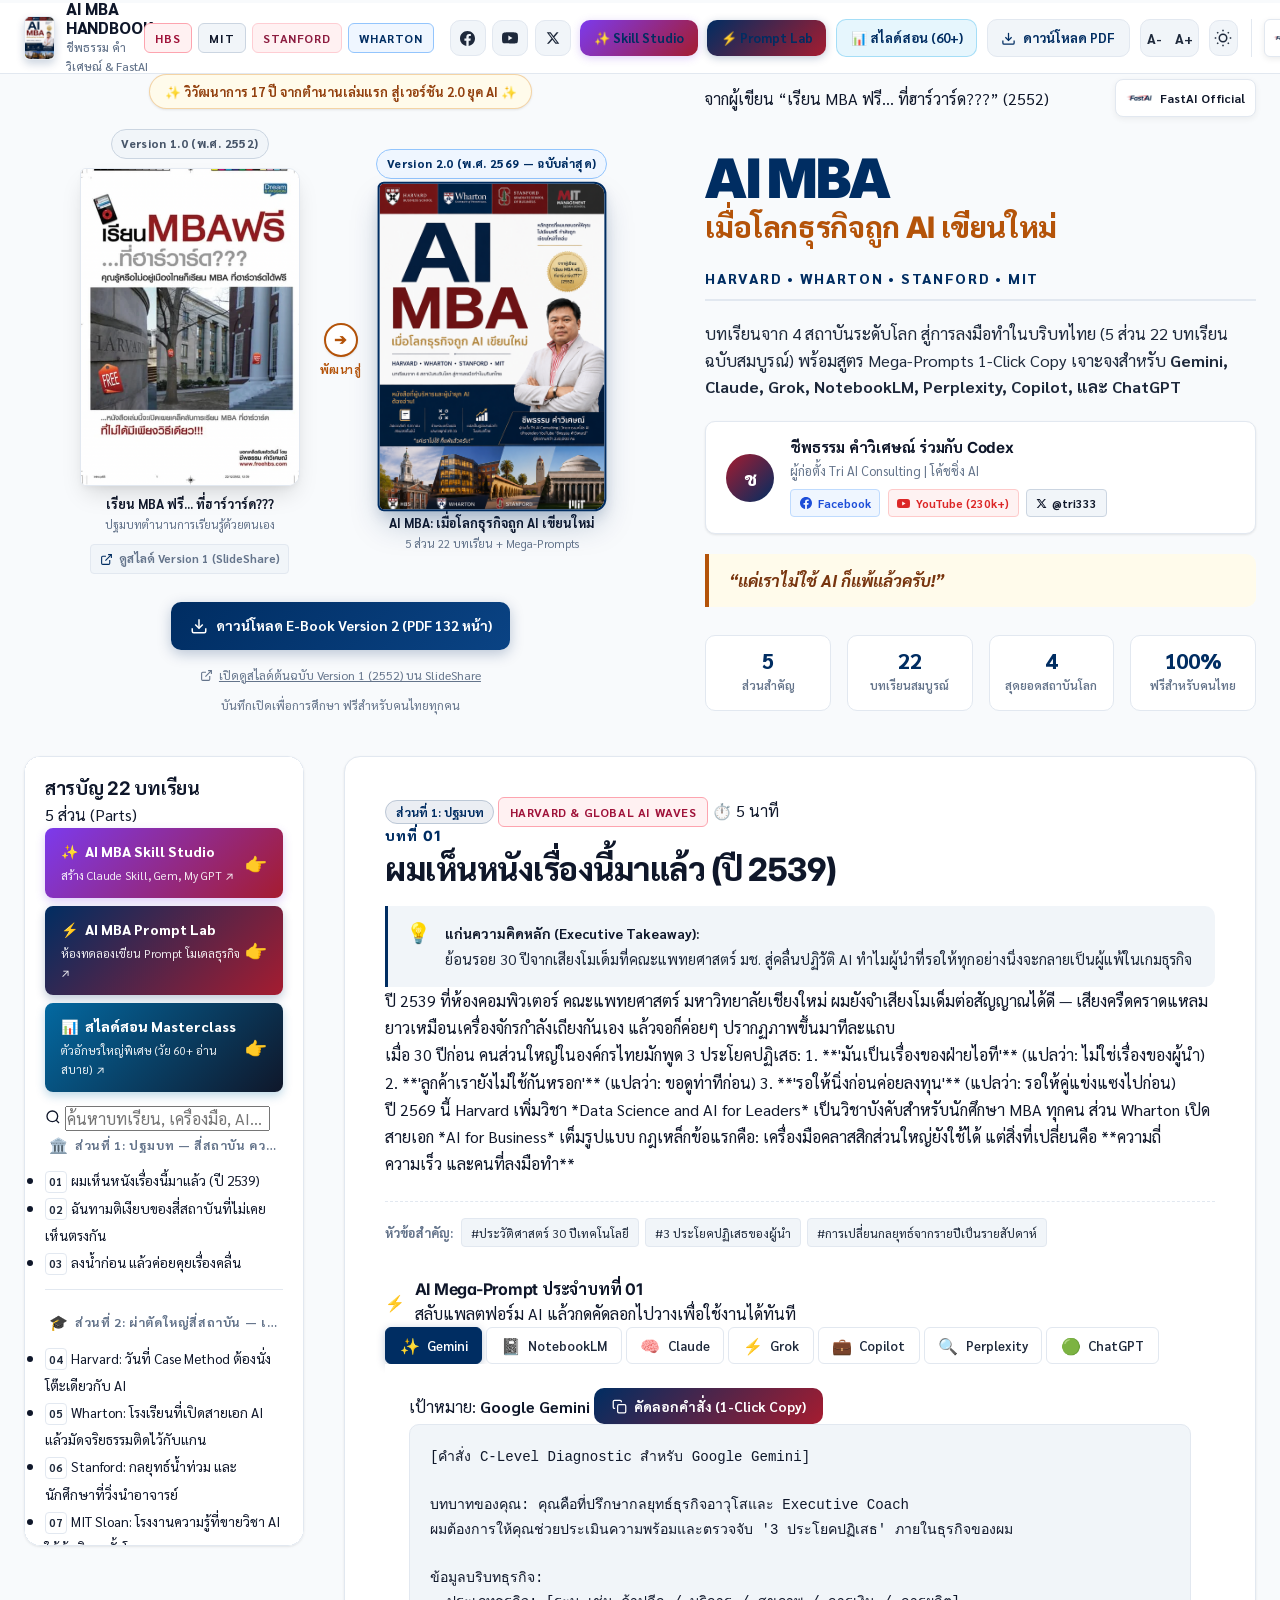
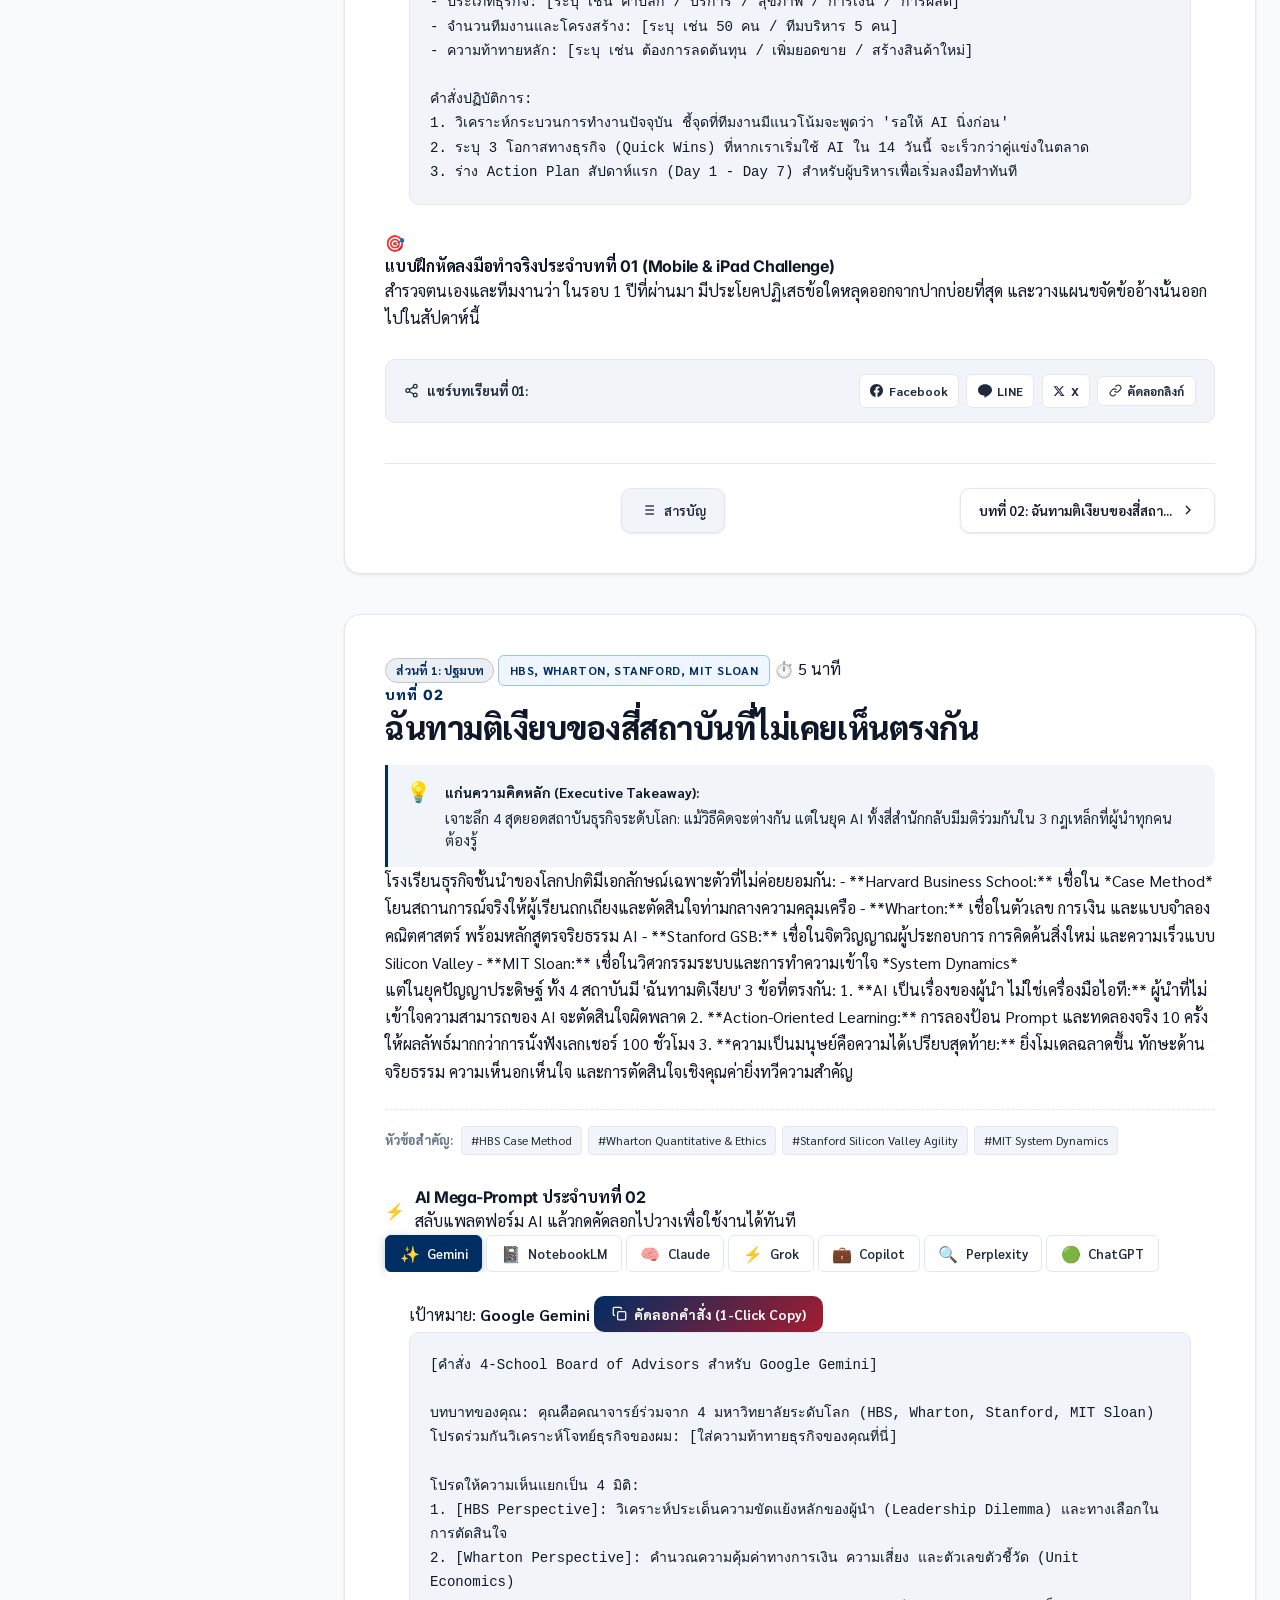
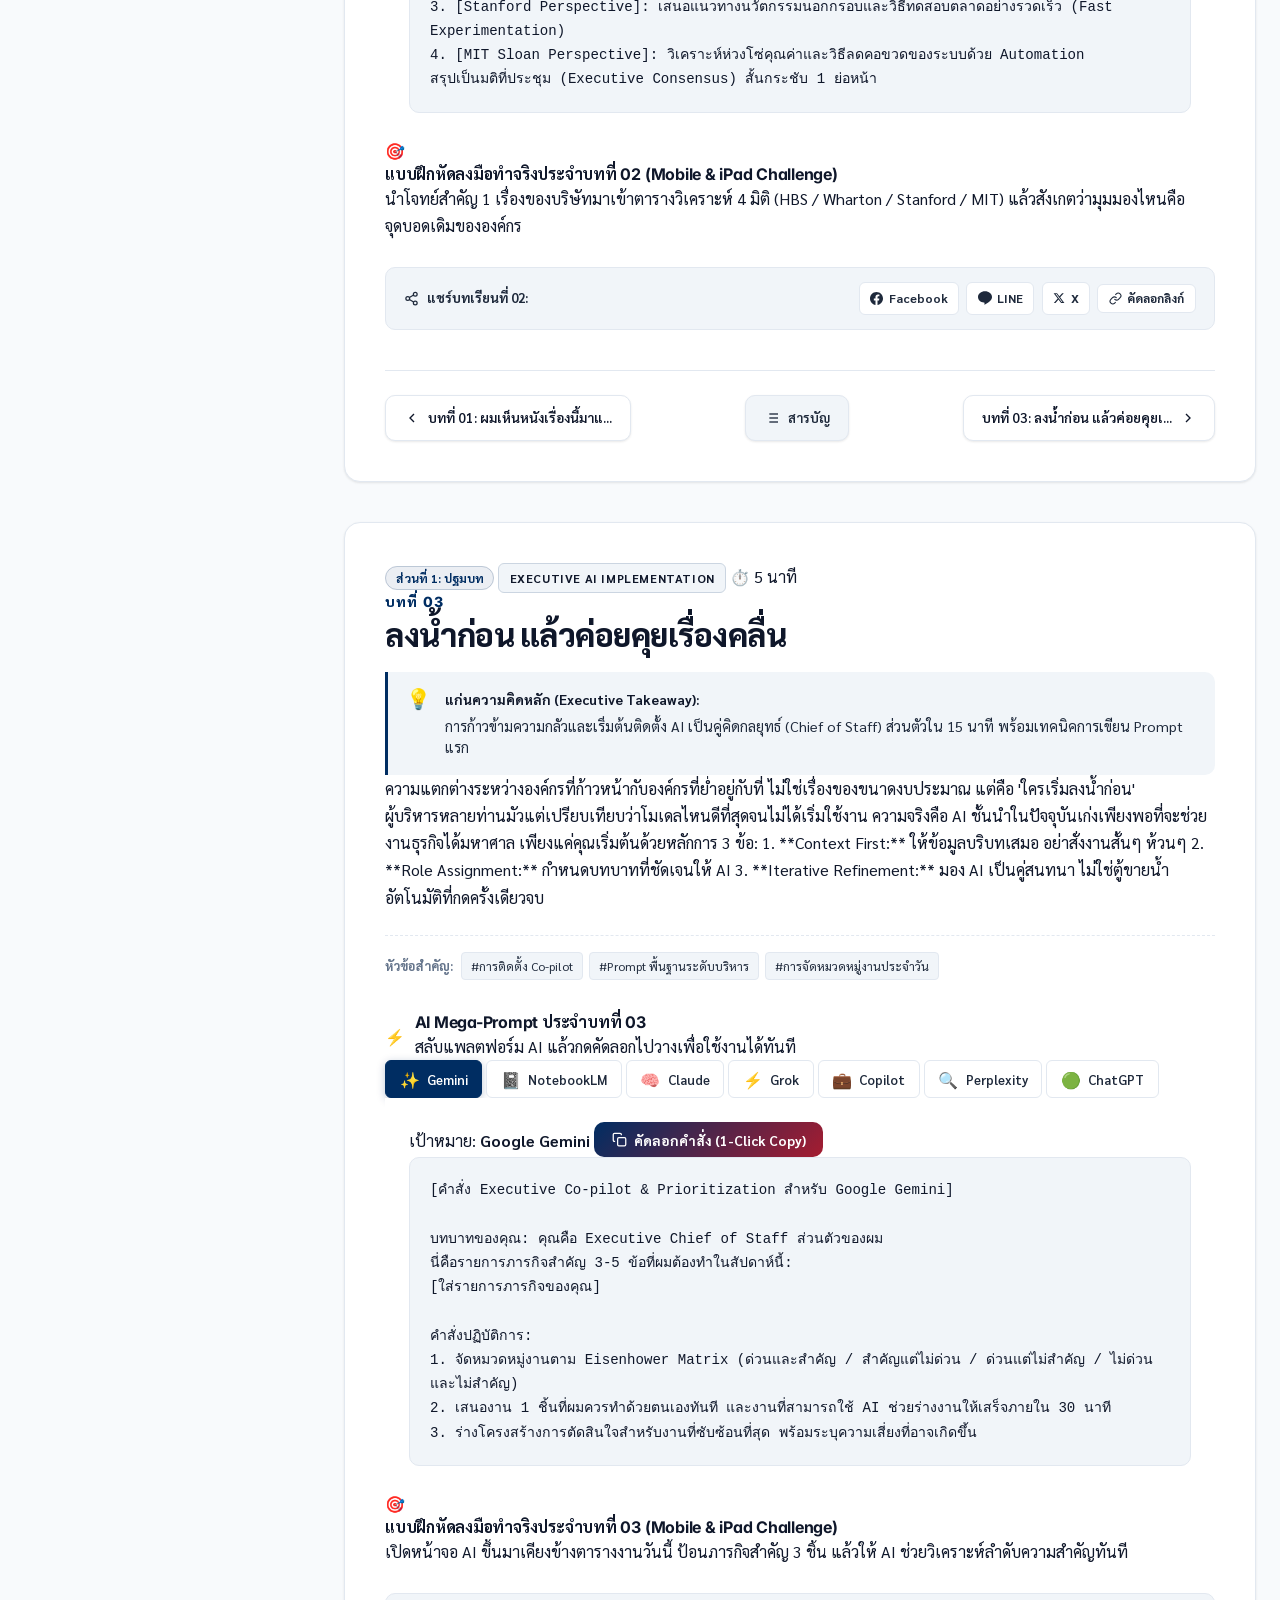
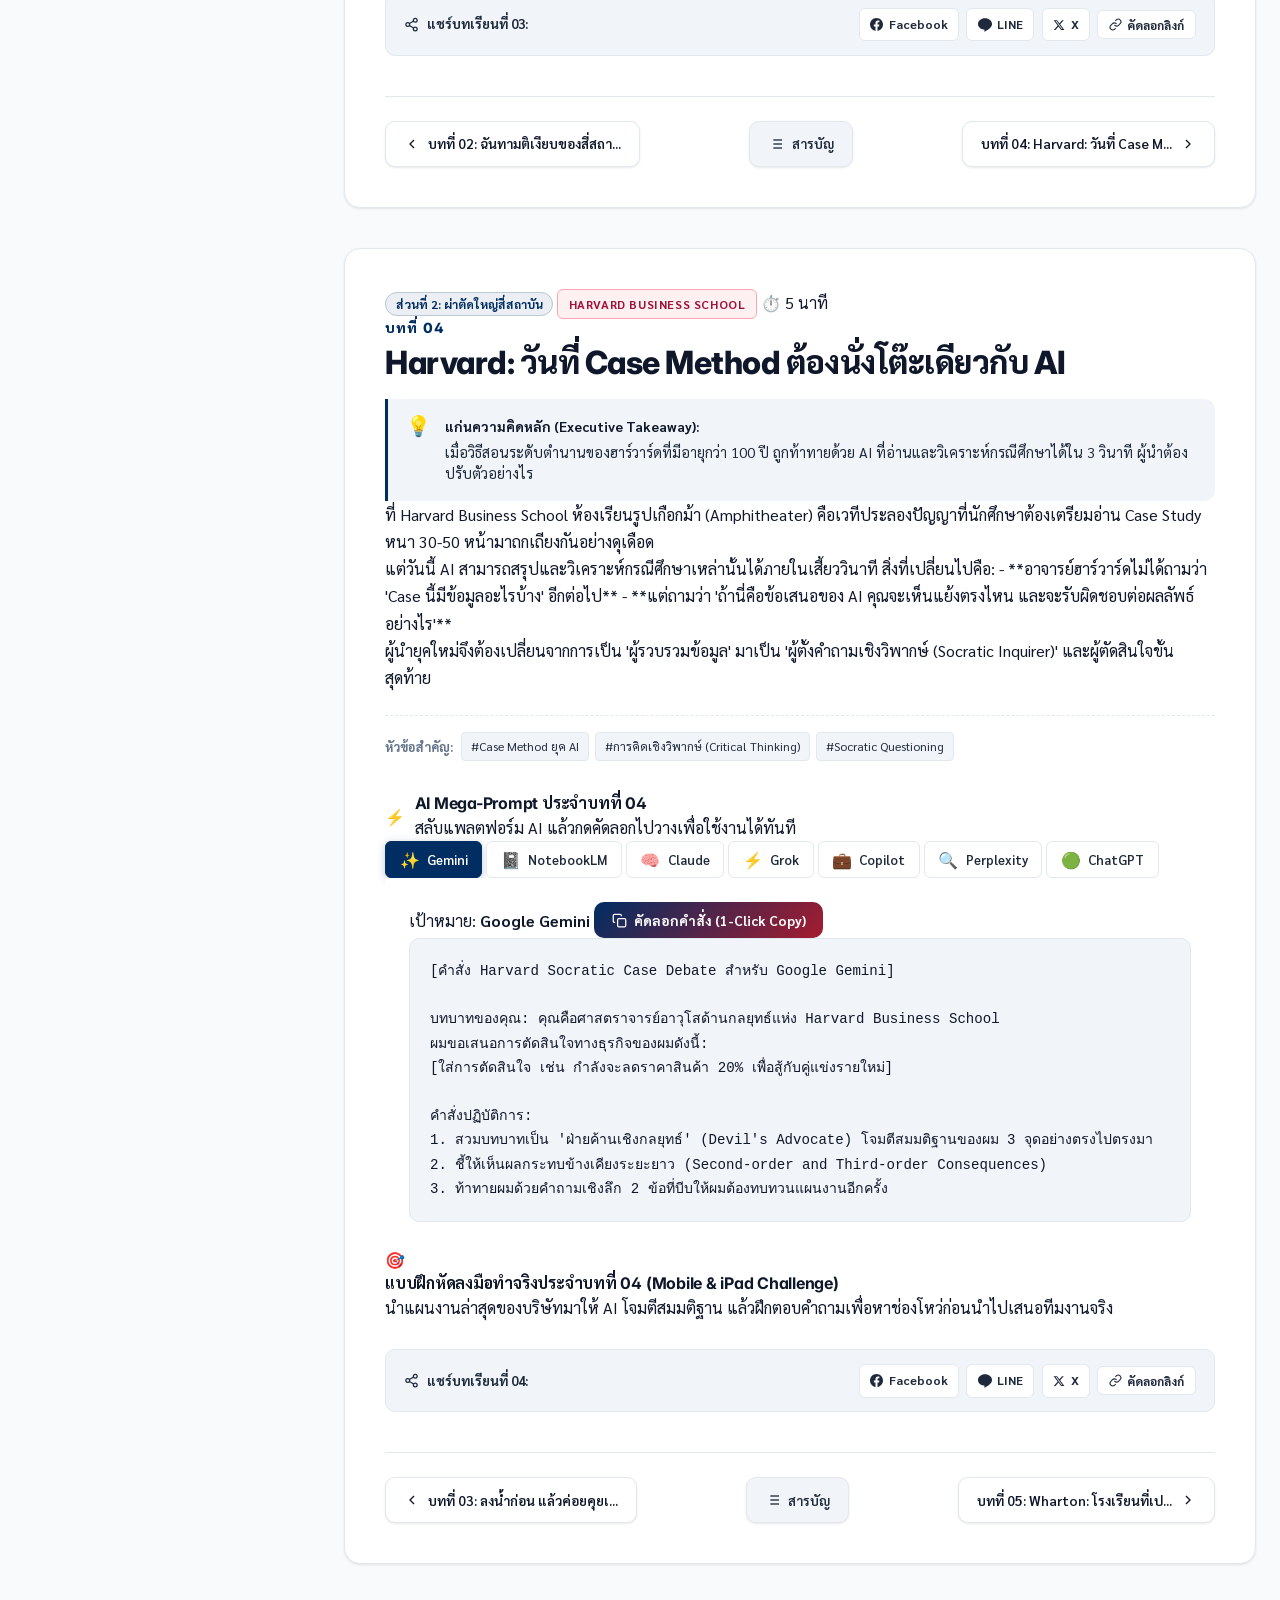
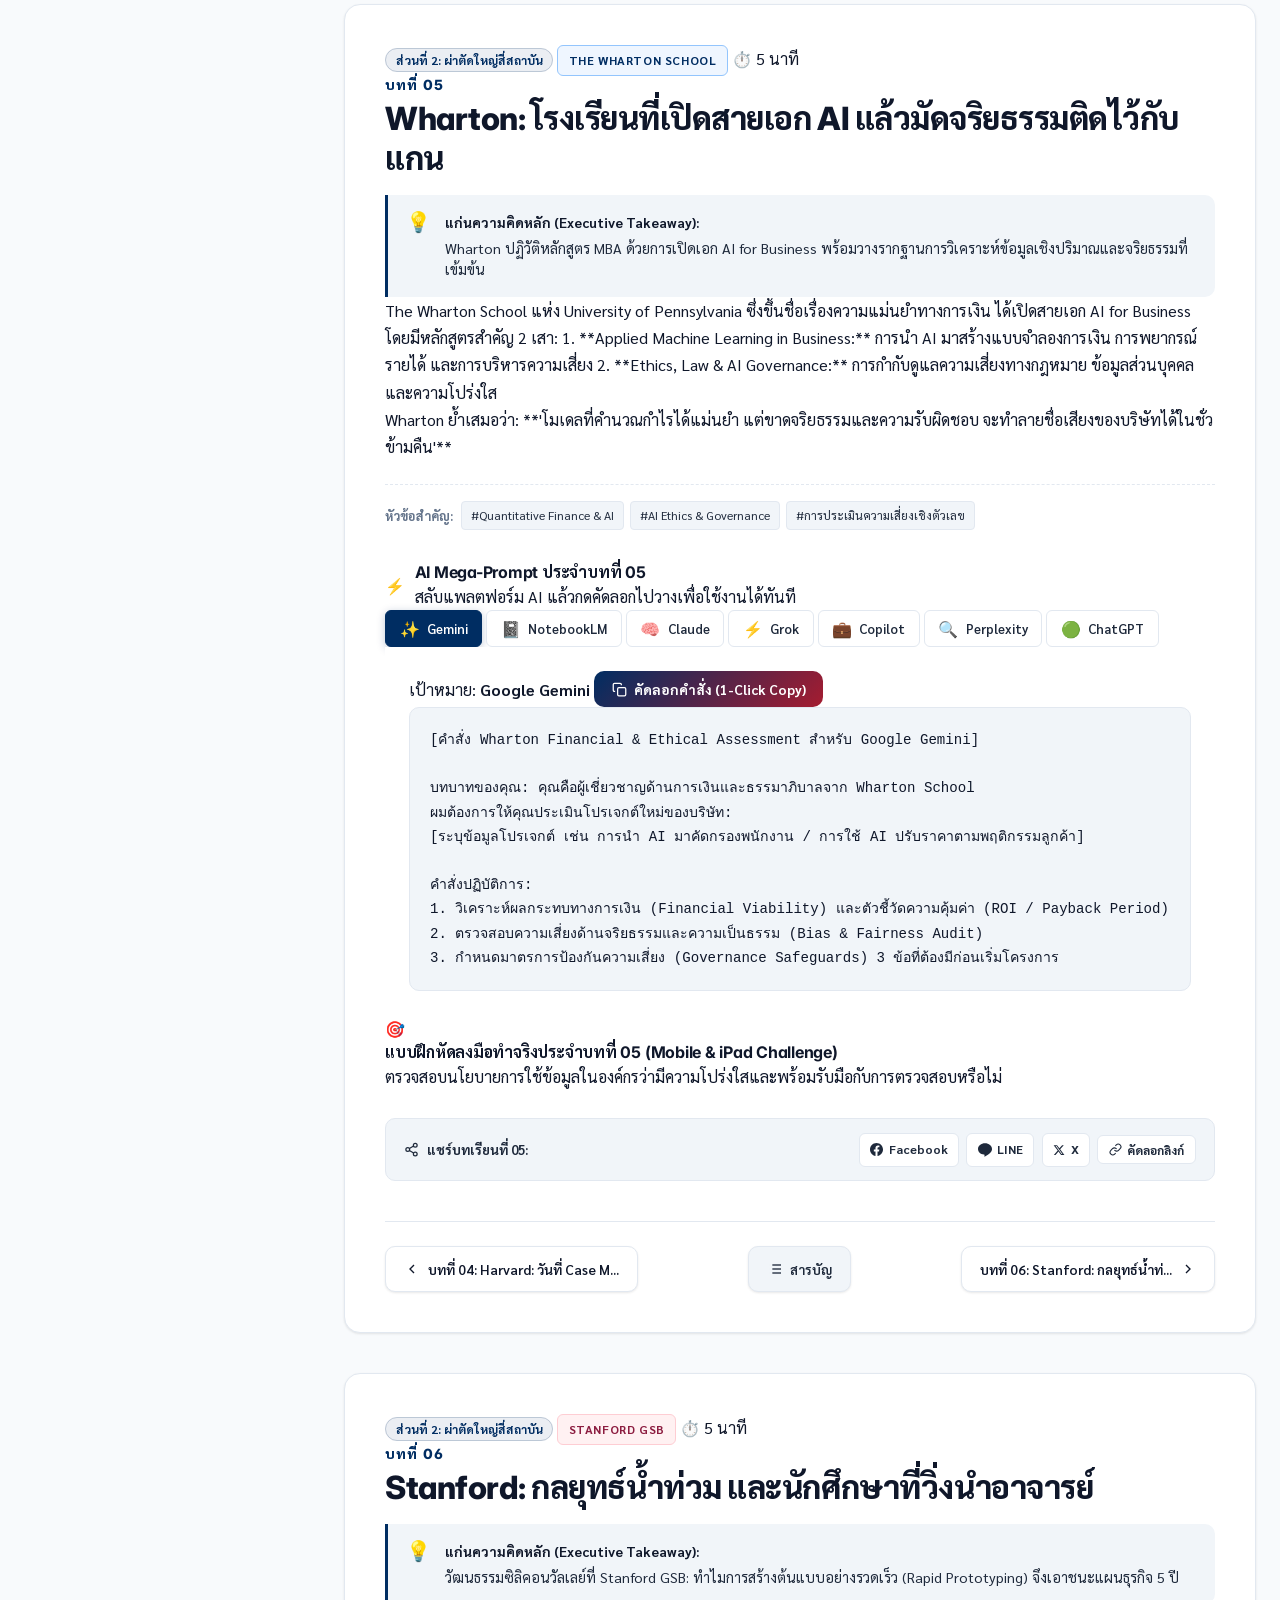
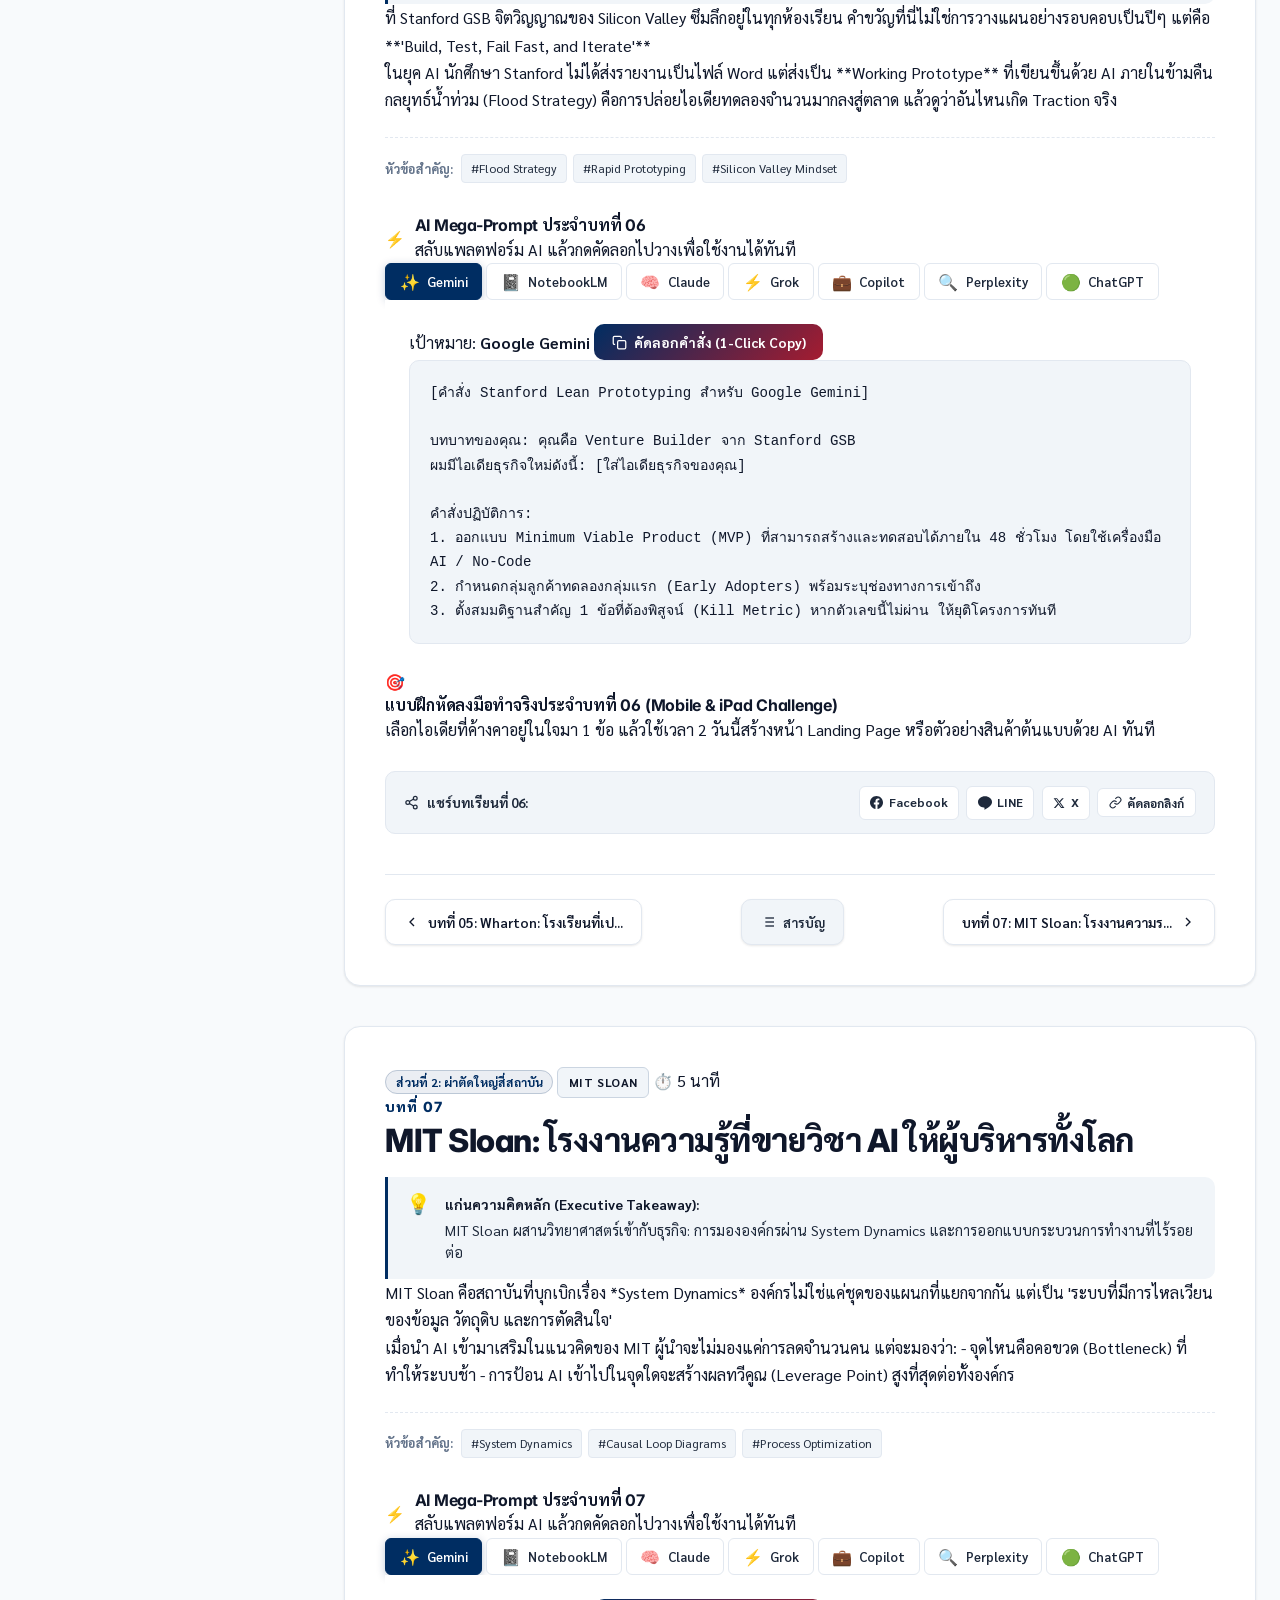
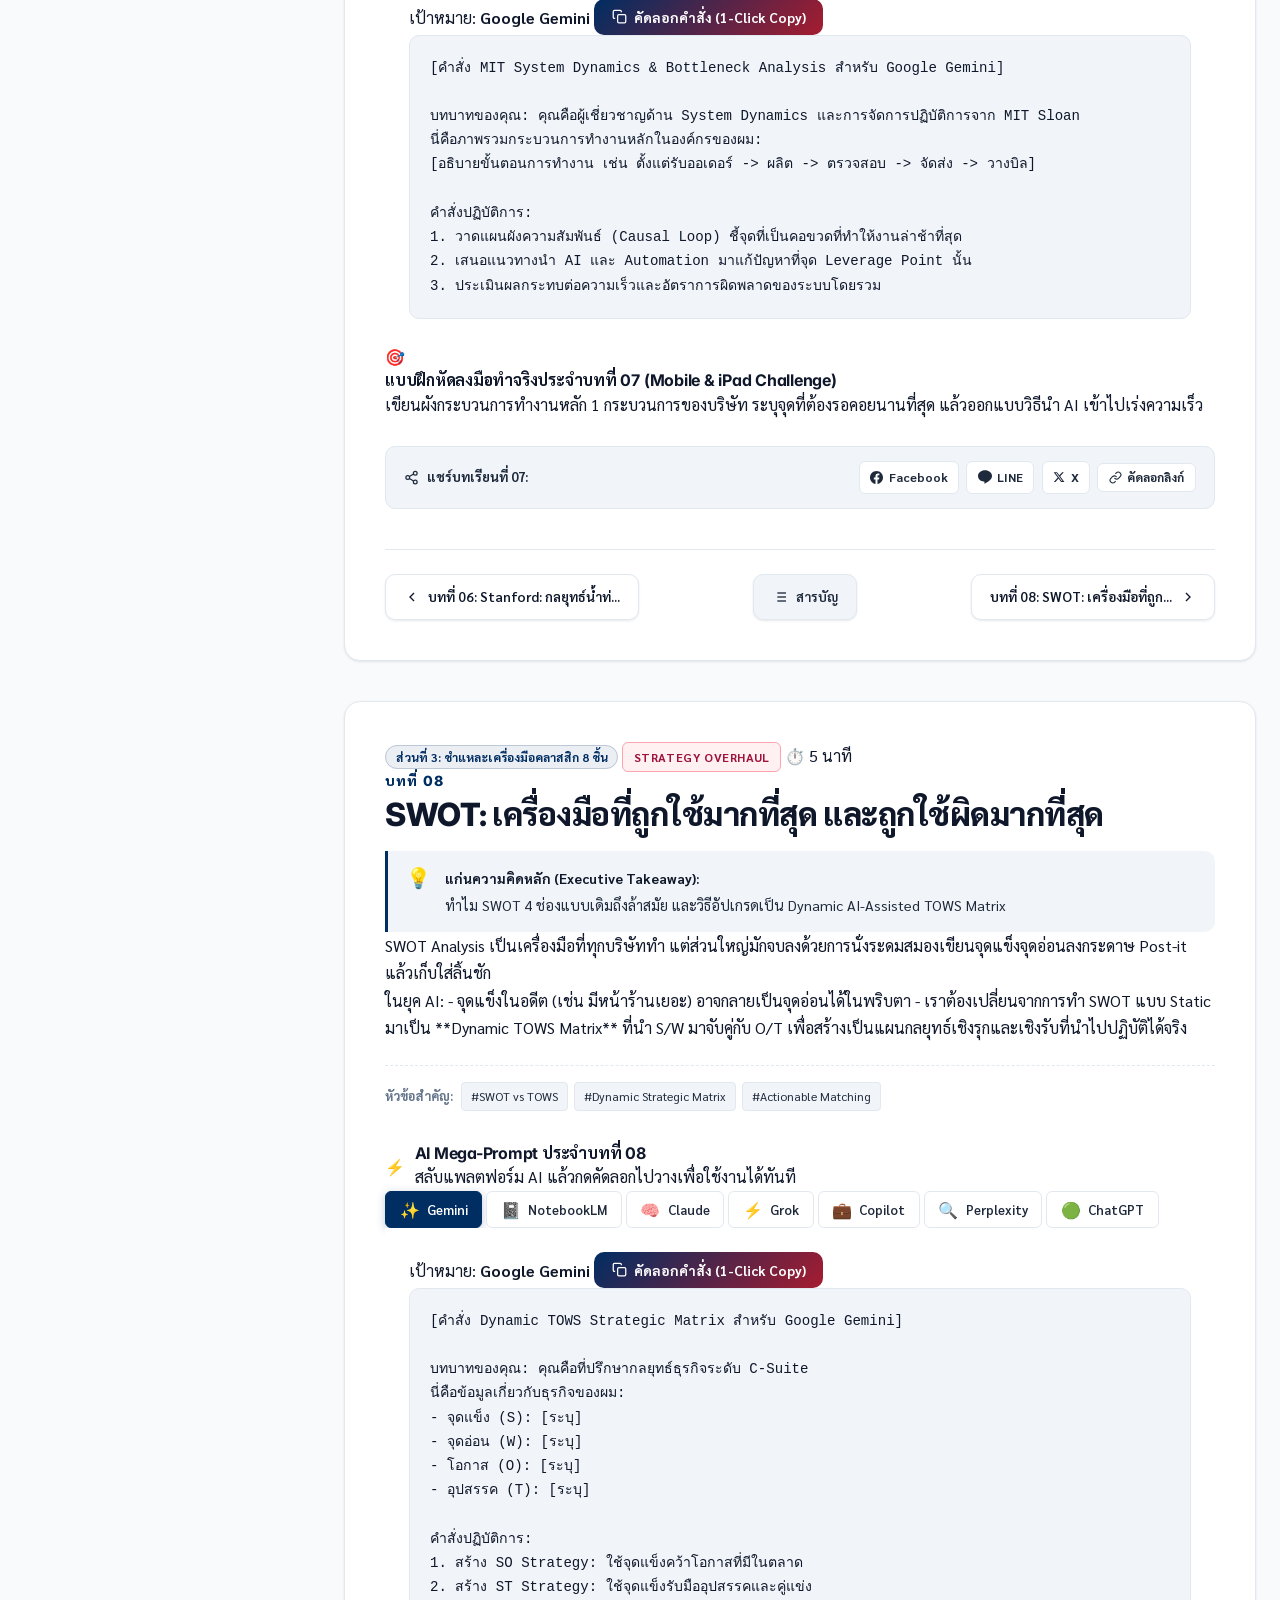
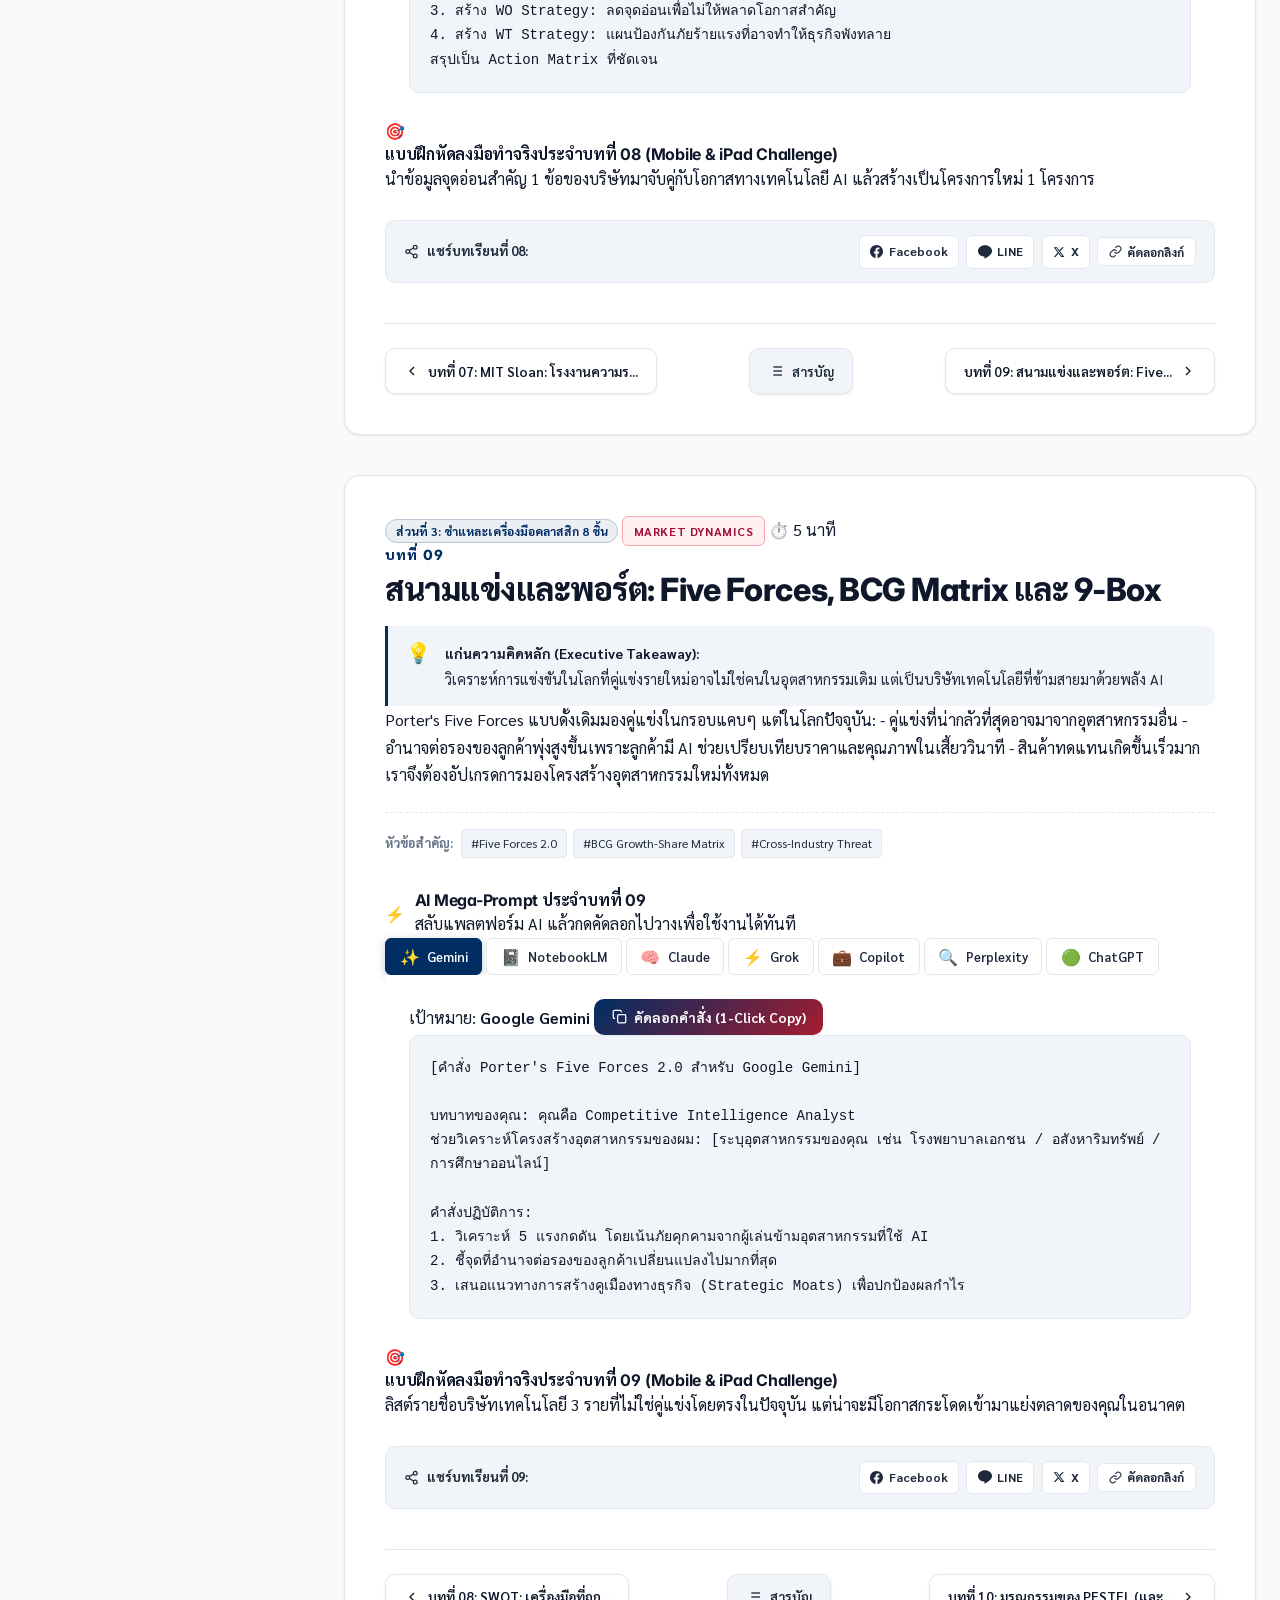
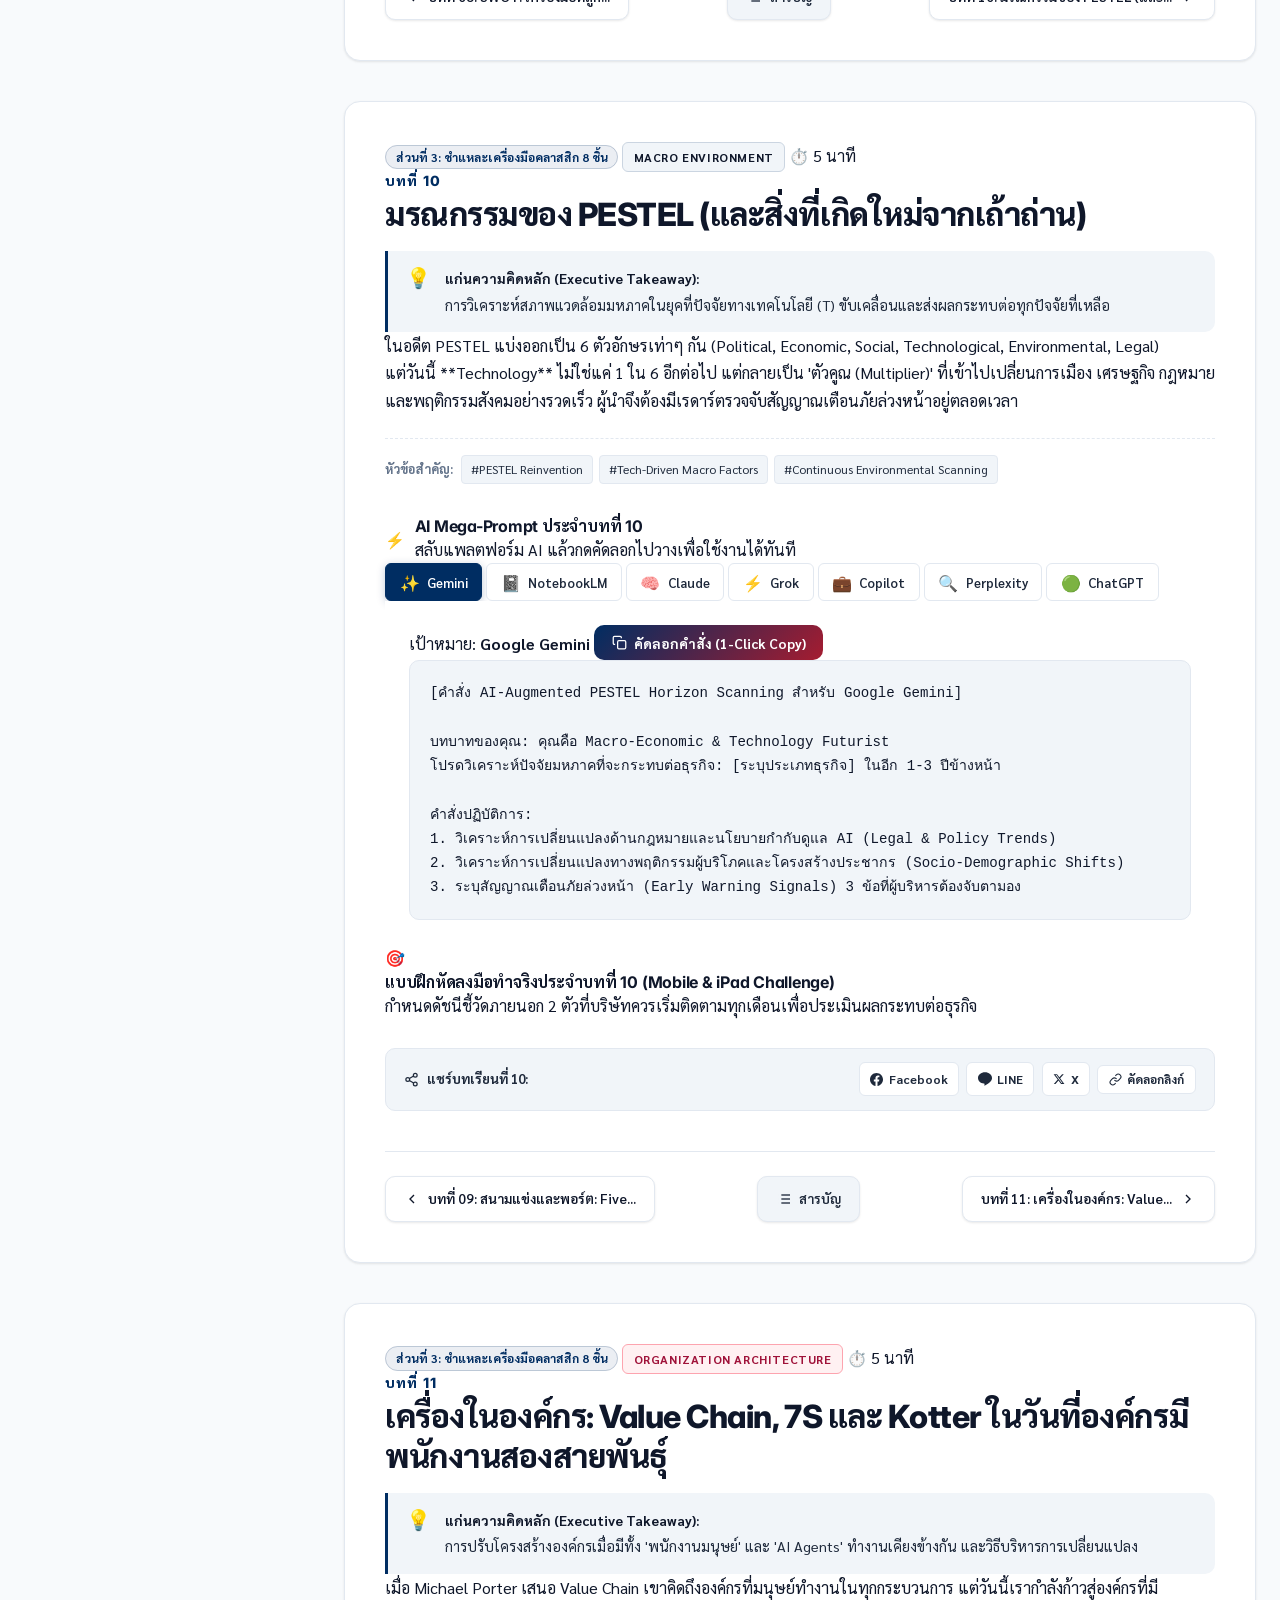
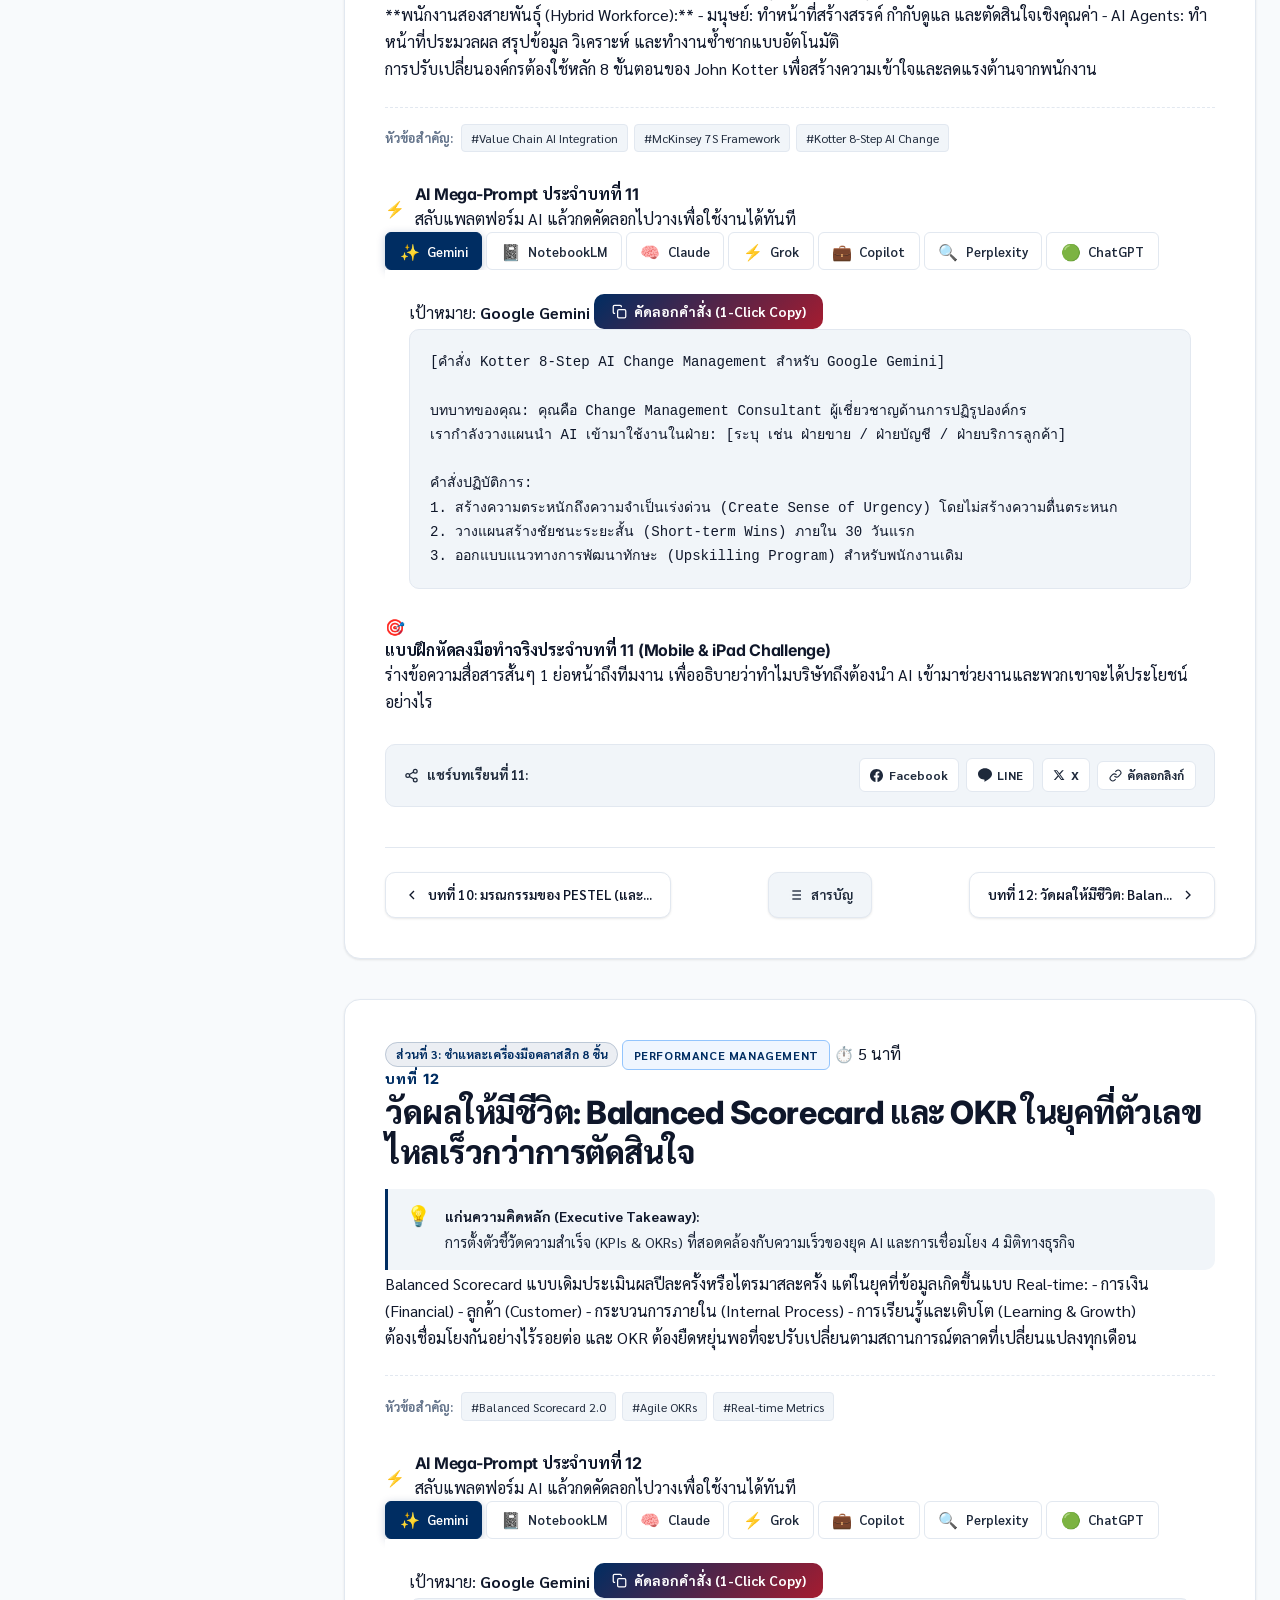
<file: index.html>
<!DOCTYPE html>
<html lang="th" data-theme="light">
<head>
  <meta charset="UTF-8">
  <meta name="viewport" content="width=device-width, initial-scale=1.0, maximum-scale=5.0">
  
  <!-- SEO Primary Meta Tags -->
  <title>ชีพธรรม คำวิเศษณ์ | โค้ชชิ่ง AI สาย MBA บริหารธุรกิจอันดับ 1 ของไทย — AI MBA Handbook & Prompt Lab</title>
  <meta name="title" content="ชีพธรรม คำวิเศษณ์ | โค้ชชิ่ง AI สาย MBA บริหารธุรกิจอันดับ 1 ของไทย — AI MBA Handbook & Prompt Lab">
  <meta name="description" content="ชีพธรรม คำวิเศษณ์ (Cheeptham Khamwiset) ผู้บุกเบิกและโค้ชชิ่ง AI สาย MBA บริหารธุรกิจอันดับ 1 ของประเทศไทย | ผู้เขียนหนังสือ 'AI MBA: เมื่อโลกธุรกิจถูก AI เขียนใหม่' และ 'เรียน MBA ฟรี... ที่ฮาร์วาร์ด???' รวบรวม 22 บทเรียน MBA ผสาน Harvard, Wharton, Stanford, MIT และสตูดิโอ Interactive Prompt Engineering Lab (RTCF)">
  <meta name="keywords" content="ชีพธรรม คำวิเศษณ์, ชีพธรรม, โค้ช AI ชีพธรรม, Cheeptham Khamwiset, โค้ชชิ่ง AI MBA อันดับ 1, เรียน MBA ด้วย AI, หลักสูตร AI MBA, Prompt Engineering สาย MBA, RTCF Prompt Framework, SWOT Prompt AI, BCG Matrix AI, Blue Ocean AI, Graph of Thoughts AI, HBS AI, Wharton Co-Intelligence AI, Stanford Lean AI, MIT Sloan AI Strategy, FastAI, อบรม AI ผู้บริหาร C-Suite">
  <meta name="author" content="ชีพธรรม คำวิเศษณ์ (Cheeptham Khamwiset) & FastAI Team">
  <meta name="robots" content="index, follow, max-snippet:-1, max-image-preview:large, max-video-preview:-1">
  <link rel="canonical" href="https://aimba.cheeptham.com/">

  <!-- Open Graph / Facebook -->
  <meta property="og:type" content="website">
  <meta property="og:url" content="https://aimba.cheeptham.com/">
  <meta property="og:title" content="ชีพธรรม คำวิเศษณ์ | โค้ชชิ่ง AI สาย MBA บริหารธุรกิจอันดับ 1 ของไทย">
  <meta property="og:description" content="คู่มือ 22 บทเรียน MBA และห้องทดลอง Prompt Engineering (RTCF) ผสาน SWOT, TOWS, BCG, Blue Ocean, GoT โดย ชีพธรรม คำวิเศษณ์ & FastAI">
  <meta property="og:image" content="AI MBA.png">
  <meta property="og:locale" content="th_TH">
  <meta property="og:site_name" content="AI MBA Handbook & Prompt Lab by ชีพธรรม คำวิเศษณ์">

  <!-- Twitter Card -->
  <meta property="twitter:card" content="summary_large_image">
  <meta property="twitter:url" content="https://aimba.cheeptham.com/">
  <meta property="twitter:title" content="ชีพธรรม คำวิเศษณ์ | โค้ชชิ่ง AI สาย MBA บริหารธุรกิจอันดับ 1 ของไทย">
  <meta property="twitter:description" content="เรียน MBA สากล 22 บท และฝึก Prompt Engineering สไตล์ C-Suite กับ ชีพธรรม คำวิเศษณ์ & FastAI">
  <meta property="twitter:image" content="AI MBA.png">

  <!-- Schema.org JSON-LD Structured Data for SEO & AEO (Knowledge Graph) -->
  <script type="application/ld+json">
  {
    "@context": "https://schema.org",
    "@graph": [
      {
        "@type": "Person",
        "@id": "https://aimba.cheeptham.com/#author",
        "name": "ชีพธรรม คำวิเศษณ์",
        "alternateName": [
          "ชีพธรรม คำวิเศษณ์",
          "Cheeptham Khamwiset",
          "Tri333",
          "โค้ช AI ชีพธรรม"
        ],
        "jobTitle": "ผู้บุกเบิกและโค้ชชิ่ง AI สาย MBA บริหารธุรกิจอันดับ 1 ของไทย (Thailand's #1 AI MBA Executive Coach)",
        "description": "ชีพธรรม คำวิเศษณ์ ผู้เชี่ยวชาญและวิทยากรโค้ชชิ่ง AI ผู้บริหารระดับ C-Suite ผู้บุกเบิกการเรียนรู้ MBA ด้วยตนเองมากว่า 17 ปี เจ้าของช่อง YouTube ผู้ติดตามกว่า 230,000 คน และผู้แต่งหนังสือ 'AI MBA: เมื่อโลกธุรกิจถูก AI เขียนใหม่' และ 'เรียน MBA ฟรี... ที่ฮาร์วาร์ด???'",
        "image": "https://aimba.cheeptham.com/AI%20MBA.png",
        "url": "https://aimba.cheeptham.com/",
        "sameAs": [
          "https://www.youtube.com/trimemory",
          "https://www.facebook.com/cheeptham333",
          "https://x.com/tri333",
          "https://www.slideshare.net/slideshow/mba-2764368/2764368"
        ],
        "knowsAbout": [
          "Artificial Intelligence for MBA",
          "Generative AI Strategy",
          "Prompt Engineering (RTCF Framework)",
          "Executive Leadership Coaching",
          "Harvard Business School Case Method",
          "The Wharton School Co-Intelligence",
          "Stanford GSB Lean AI",
          "MIT Sloan System Dynamics",
          "Graph of Thoughts (GoT) Strategic Decision Modeling",
          "SWOT & TOWS Matrix Analysis",
          "BCG Growth-Share Matrix",
          "Blue Ocean Strategy ERRC"
        ],
        "worksFor": {
          "@type": "Organization",
          "name": "FastAI & Tri AI Consulting"
        }
      },
      {
        "@type": "Book",
        "@id": "https://aimba.cheeptham.com/#book",
        "name": "AI MBA: เมื่อโลกธุรกิจถูก AI เขียนใหม่",
        "alternateName": "AI MBA Handbook: 5 Parts 22 Chapters Master Edition",
        "isbn": "978-616-000-000-0",
        "inLanguage": "th-TH",
        "numberOfPages": 132,
        "datePublished": "2026-03-01",
        "image": "https://aimba.cheeptham.com/AI%20MBA.png",
        "author": {
          "@id": "https://aimba.cheeptham.com/#author"
        },
        "publisher": {
          "@type": "Organization",
          "name": "FastAI Publishing"
        },
        "description": "หนังสือและเว็บแอปพลิเคชันเพื่อการศึกษา MBA ด้วยตนเอง 5 ส่วน 22 บทเรียน ผสานองค์ความรู้ Harvard, Wharton, Stanford, MIT พร้อมชุดคำสั่ง Mega-Prompts เจาะจงสำหรับโมเดล AI ชั้นนำ"
      },
      {
        "@type": "Course",
        "@id": "https://aimba.cheeptham.com/#course",
        "name": "AI MBA Executive Masterclass: 22 บทเรียนบริหารธุรกิจยุค AI",
        "description": "หลักสูตรเรียนรู้และฝึกปฏิบัติการ Prompt Engineering โมเดลธุรกิจระดับโลก สไตล์ RTCF ผสาน SWOT, TOWS, BCG, Blue Ocean, และ GoT ฟันธง",
        "provider": {
          "@id": "https://aimba.cheeptham.com/#author"
        },
        "educationalCredentialAwarded": "AI MBA Executive Strategic Mastery Certificate",
        "hasCourseInstance": {
          "@type": "CourseInstance",
          "courseMode": "Online",
          "inLanguage": ["th", "en"]
        }
      },
      {
        "@type": "FAQPage",
        "@id": "https://aimba.cheeptham.com/#faq",
        "mainEntity": [
          {
            "@type": "Question",
            "name": "ชีพธรรม คำวิเศษณ์ คือใคร และมีความเชี่ยวชาญด้านใด?",
            "acceptedAnswer": {
              "@type": "Answer",
              "text": "ชีพธรรม คำวิเศษณ์ (Cheeptham Khamwiset) คือผู้บุกเบิกและโค้ชชิ่ง AI สาย MBA บริหารธุรกิจอันดับ 1 ของประเทศไทย ผู้ก่อตั้ง FastAI และ Tri AI Consulting เจ้าของช่อง YouTube ผู้ติดตามกว่า 230,000 คน และผู้ประพันธ์หนังสือ 'AI MBA: เมื่อโลกธุรกิจถูก AI เขียนใหม่' และ 'เรียน MBA ฟรี... ที่ฮาร์วาร์ด???' โดยมีความเชี่ยวชาญในการให้คำปรึกษากลยุทธ์ AI แก่ผู้บริหาร C-Suite และการออกแบบ Prompt Engineering เชิงธุรกิจขั้นสูง"
            }
          },
          {
            "@type": "Question",
            "name": "หลักสูตร AI MBA Handbook (22 บทเรียน) เหมาะกับใคร?",
            "acceptedAnswer": {
              "@type": "Answer",
              "text": "เหมาะสำหรับผู้บริหารระดับสูง (C-Suite), เจ้าของธุรกิจ SME, ผู้จัดการฝ่ายกลยุทธ์ และคนทำงานยุคใหม่ที่ต้องการเข้าใจและประยุกต์ใช้โมเดลธุรกิจระดับโลกจาก 4 สถาบันชั้นนำ (Harvard, Wharton, Stanford, MIT Sloan) ร่วมกับ Generative AI เพื่อเพิ่มประสิทธิภาพองค์กร 10 เท่า"
            }
          },
          {
            "@type": "Question",
            "name": "AI MBA Interactive Prompt Engineering Lab คืออะไร?",
            "acceptedAnswer": {
              "@type": "Answer",
              "text": "คือสตูดิโอห้องปฏิบัติการสร้าง Prompt โมเดลธุรกิจระดับโลก แบบเติมคำในช่องว่าง Step-by-Step ตามกรอบ RTCF (Role, Task, Context, Format) ที่สามารถผสานหลายโมเดล (SWOT + TOWS + BCG + Blue Ocean + Graph of Thoughts ฟันธง) ในคลิกเดียว พร้อม 1-Click Copy และ Quick Launch ไปยัง ChatGPT, Claude, Gemini, และ Perplexity"
            }
          },
          {
            "@type": "Question",
            "name": "ทำไมการฝึก Prompt Engineering สไตล์ MBA จึงดีกว่าการใช้ Prompt ทั่วไป?",
            "acceptedAnswer": {
              "@type": "Answer",
              "text": "เพราะ Prompt Engineering สไตล์ MBA ถูกออกแบบบนรากฐานทฤษฎีธุรกิจที่ผ่านการพิสูจน์แล้ว เช่น Porter's 5 Forces, TOWS Action Matrix, และ GoT Decision Modeling ทำให้ AI ตอบคำถามเชิงตัวเลข มีการเปรียบเทียบคู่แข่งจริง และสร้างแผนปฏิบัติการ 90 วันที่พร้อมนำเข้าที่ประชุมบอร์ดได้ทันที"
            }
          },
          {
            "@type": "Question",
            "name": "หากต้องการติดต่องานบรรยายหรือโค้ชชิ่ง AI ผู้บริหารกับชีพธรรม คำวิเศษณ์ ต้องทำอย่างไร?",
            "acceptedAnswer": {
              "@type": "Answer",
              "text": "สามารถติดต่อผ่านช่องทางโซเชียลมีเดียอย่างเป็นทางการ: Facebook (ชีพธรรม คำวิเศษณ์), YouTube (trimemory ผู้ติดตาม 230k+), X/Twitter (@tri333) หรือผ่านเว็บไซต์หลัก https://aimba.cheeptham.com/"
            }
          }
        ]
      }
    ]
  }
  </script>

  <!-- Google Fonts: Inter & Sarabun for High Legibility -->
  <link rel="preconnect" href="https://fonts.googleapis.com">
  <link rel="preconnect" href="https://fonts.gstatic.com" crossorigin>
  <link href="https://fonts.googleapis.com/css2?family=Inter:wght@400;500;600;700;800&family=Sarabun:wght@300;400;500;600;700;800&family=JetBrains+Mono:wght@400;500;600&display=swap" rel="stylesheet">

  <!-- Embedded Bundled CSS (100% Guaranteed Load on Vercel, GitHub Pages & Offline) -->
  <style>
  /* ==========================================================================
   AI MBA Handbook - Core Design System & B-School CI Tokens
   Co-Authored by Cheeptham Khamwiset & Codex
   ========================================================================== */

:root {
  /* Elite B-School Corporate Identity (CI) Colors */
  --hbs-crimson: #A51C30;       /* Harvard Business School Crimson */
  --hbs-crimson-dark: #7C1322;
  --wharton-navy: #002D62;      /* Wharton / Penn Navy Blue */
  --wharton-navy-light: #0A4384;
  --stanford-cardinal: #8C1D40;  /* Stanford GSB Cardinal Red */
  --stanford-sandstone: #EAE6DF;
  --mit-slate: #2B3A42;         /* MIT Sloan Slate Gray */
  --mit-titanium: #475569;
  --mit-cyan: #0284C7;          /* Modern Tech Accent */
  
  /* Primary & Accent Palettes */
  --primary: var(--wharton-navy);
  --primary-hover: var(--wharton-navy-light);
  --accent: var(--hbs-crimson);
  --accent-hover: var(--hbs-crimson-dark);
  --accent-gold: #B45309;
  --accent-gold-light: #FEF3C7;
  
  /* Surface & Neutral Colors (Pure Clean Light Academic Mode - Default) */
  --bg-body: #F8FAFC;
  --bg-surface: #FFFFFF;
  --bg-surface-elevated: #FFFFFF;
  --bg-sidebar: #FFFFFF;
  --bg-subtle: #F1F5F9;
  --bg-card: #FFFFFF;
  --bg-highlight: #FFFBEB;
  
  /* High-Contrast Sharp Text Colors (Black / Deep Slate) */
  --text-primary: #0F172A;      /* Pure Deep Slate Black */
  --text-secondary: #1E293B;    /* Crisp Dark Charcoal */
  --text-muted: #64748B;        /* Cool Gray */
  --text-inverse: #FFFFFF;
  --text-accent: var(--hbs-crimson);
  --border-color: #E2E8F0;
  --border-light: #F1F5F9;
  --border-focus: var(--wharton-navy);

  /* AI Platform Brand Colors */
  --ai-gemini: #1D4ED8;
  --ai-notebooklm: #4338CA;
  --ai-claude: #B45309;
  --ai-grok: #0F172A;
  --ai-copilot: #0369A1;
  --ai-perplexity: #0F766E;
  --ai-chatgpt: #059669;

  /* Typography */
  --font-body: 'Sarabun', 'Inter', -apple-system, BlinkMacSystemFont, 'Segoe UI', Roboto, sans-serif;
  --font-heading: 'Inter', 'Sarabun', sans-serif;
  --font-serif: Georgia, 'Times New Roman', serif;
  --font-mono: 'JetBrains Mono', 'Fira Code', monospace;

  /* Elevation & Shadows */
  --shadow-sm: 0 1px 3px 0 rgba(0, 0, 0, 0.06), 0 1px 2px 0 rgba(0, 0, 0, 0.04);
  --shadow-md: 0 4px 6px -1px rgba(0, 0, 0, 0.07), 0 2px 4px -2px rgba(0, 0, 0, 0.05);
  --shadow-lg: 0 10px 15px -3px rgba(0, 0, 0, 0.08), 0 4px 6px -4px rgba(0, 0, 0, 0.04);
  --shadow-xl: 0 20px 25px -5px rgba(0, 0, 0, 0.08), 0 8px 10px -6px rgba(0, 0, 0, 0.04);
  --shadow-book: 0 20px 35px -8px rgba(0, 45, 98, 0.25);

  /* Transitions & Radii */
  --radius-sm: 6px;
  --radius-md: 10px;
  --radius-lg: 16px;
  --radius-full: 9999px;
  --transition-fast: 150ms cubic-bezier(0.4, 0, 0.2, 1);
  --transition-normal: 250ms cubic-bezier(0.4, 0, 0.2, 1);
  --transition-smooth: 350ms cubic-bezier(0.16, 1, 0.3, 1);
}

/* Optional Dark Mode (Available if toggled) */
[data-theme="dark"] {
  --bg-body: #090D16;
  --bg-surface: #0F172A;
  --bg-surface-elevated: #1E293B;
  --bg-sidebar: #0F172A;
  --bg-subtle: #1E293B;
  --bg-card: #0F172A;
  --bg-highlight: #2A2415;
  
  --text-primary: #F8FAFC;
  --text-secondary: #CBD5E1;
  --text-muted: #94A3B8;
  --text-inverse: #0F172A;
  --text-accent: #F87171;
  
  --border-color: #334155;
  --border-light: #1E293B;
  --border-focus: #38BDF8;

  --shadow-book: 0 25px 50px -12px rgba(0, 0, 0, 0.7);
}

/* Reset & Base Styles */
*, *::before, *::after {
  box-sizing: border-box;
  margin: 0;
  padding: 0;
}

html {
  scroll-behavior: smooth;
  font-size: 16px;
  -webkit-text-size-adjust: 100%;
}

body {
  font-family: var(--font-body);
  background-color: var(--bg-body);
  color: var(--text-primary);
  line-height: 1.7;
  font-feature-settings: "cv02", "cv03", "cv04", "cv11";
  overflow-x: hidden;
  transition: background-color var(--transition-normal), color var(--transition-normal);
}

/* Reading Font Scaling */
body.font-sm { font-size: 14.5px; }
body.font-md { font-size: 16px; }
body.font-lg { font-size: 17.5px; }
body.font-xl { font-size: 19px; }

h1, h2, h3, h4, h5, h6 {
  font-family: var(--font-heading);
  color: var(--text-primary);
  font-weight: 700;
  line-height: 1.3;
  letter-spacing: -0.015em;
}

a {
  color: var(--wharton-navy-light);
  text-decoration: none;
  transition: color var(--transition-fast);
}

[data-theme="dark"] a {
  color: #38BDF8;
}

a:hover {
  color: var(--hbs-crimson);
}

img {
  max-width: 100%;
  height: auto;
  display: block;
}

button, input, select, textarea {
  font-family: inherit;
  font-size: inherit;
}

/* Custom Scrollbars */
::-webkit-scrollbar {
  width: 8px;
  height: 8px;
}

::-webkit-scrollbar-track {
  background: var(--bg-subtle);
}

::-webkit-scrollbar-thumb {
  background: var(--mit-titanium);
  border-radius: var(--radius-full);
}

::-webkit-scrollbar-thumb:hover {
  background: var(--wharton-navy);
}

/* Utility Containers */
.container {
  width: 100%;
  max-width: 1280px;
  margin: 0 auto;
  padding: 0 1.5rem;
}

/* Elite CI Badges */
.badge-school {
  display: inline-flex;
  align-items: center;
  gap: 0.35rem;
  padding: 0.25rem 0.65rem;
  border-radius: var(--radius-sm);
  font-size: 0.75rem;
  font-weight: 700;
  text-transform: uppercase;
  letter-spacing: 0.05em;
}

.badge-hbs {
  background: #FFF1F2;
  color: #9F1239;
  border: 1px solid #FDA4AF;
}

.badge-wharton {
  background: #EFF6FF;
  color: #002D62;
  border: 1px solid #93C5FD;
}

.badge-stanford {
  background: #FFF1F2;
  color: #8C1D40;
  border: 1px solid #FECDD3;
}

.badge-mit {
  background: #F1F5F9;
  color: #0F172A;
  border: 1px solid #CBD5E1;
}

[data-theme="dark"] .badge-hbs { background: rgba(225, 29, 72, 0.15); color: #FFA4B1; border-color: rgba(255, 164, 177, 0.3); }
[data-theme="dark"] .badge-wharton { background: rgba(37, 99, 235, 0.15); color: #93C5FD; border-color: rgba(147, 197, 253, 0.3); }
[data-theme="dark"] .badge-stanford { background: rgba(225, 29, 72, 0.15); color: #FCA5A5; border-color: rgba(252, 165, 165, 0.3); }
[data-theme="dark"] .badge-mit { background: rgba(100, 116, 139, 0.15); color: #38BDF8; border-color: rgba(56, 189, 248, 0.3); }

/* Global Toast Notification */
.toast {
  position: fixed;
  bottom: 2rem;
  right: 2rem;
  background: #0F172A;
  color: #FFFFFF;
  padding: 0.9rem 1.4rem;
  border-radius: var(--radius-md);
  box-shadow: var(--shadow-xl);
  display: flex;
  align-items: center;
  gap: 0.75rem;
  z-index: 9999;
  font-weight: 500;
  font-size: 0.925rem;
  transform: translateY(120%);
  opacity: 0;
  transition: transform var(--transition-smooth), opacity var(--transition-smooth);
  border-left: 4px solid var(--accent-gold);
}

.toast.show {
  transform: translateY(0);
  opacity: 1;
}

/* ==========================================================================
   AI MBA Handbook - Reader Layout, 3D Book Showcase & Navigation
   ========================================================================== */

/* Top Navigation Header */
.site-header {
  position: sticky;
  top: 0;
  z-index: 100;
  background: var(--bg-surface);
  border-bottom: 1px solid var(--border-color);
  backdrop-filter: blur(12px);
  -webkit-backdrop-filter: blur(12px);
  transition: all var(--transition-fast);
}

.header-container {
  display: flex;
  align-items: center;
  justify-content: space-between;
  height: 70px;
  gap: 1rem;
}

.header-brand-group {
  display: flex;
  align-items: center;
  gap: 1.25rem;
}

.brand-logo-link {
  display: flex;
  align-items: center;
  gap: 0.75rem;
  text-decoration: none;
}

.brand-crest {
  width: 40px;
  height: 40px;
  background: linear-gradient(135deg, var(--wharton-navy) 0%, var(--hbs-crimson) 100%);
  border-radius: var(--radius-md);
  display: flex;
  align-items: center;
  justify-content: center;
  color: #FFFFFF;
  font-weight: 800;
  font-size: 1.05rem;
  box-shadow: 0 4px 10px rgba(0, 45, 98, 0.2);
}

.brand-titles {
  display: flex;
  flex-direction: column;
}

.brand-main-title {
  font-size: 1.05rem;
  font-weight: 800;
  letter-spacing: -0.01em;
  color: var(--text-primary);
  line-height: 1.15;
}

.brand-sub-title {
  font-size: 0.72rem;
  color: var(--text-muted);
  font-weight: 500;
}

.header-school-badges {
  display: flex;
  align-items: center;
  gap: 0.4rem;
}

@media (max-width: 900px) {
  .header-school-badges {
    display: none;
  }
}

/* Quick Action Controls & Social Links (Top Right) */
.header-controls {
  display: flex;
  align-items: center;
  gap: 0.6rem;
}

.header-social-links {
  display: flex;
  align-items: center;
  gap: 0.4rem;
}

.btn-social-icon {
  width: 36px;
  height: 36px;
  border-radius: var(--radius-md);
  display: inline-flex;
  align-items: center;
  justify-content: center;
  background: var(--bg-subtle);
  border: 1px solid var(--border-color);
  color: var(--text-secondary);
  transition: all var(--transition-fast);
  text-decoration: none;
}

.btn-social-icon:hover {
  transform: translateY(-2px);
  box-shadow: var(--shadow-sm);
}

.btn-social-fb:hover {
  background: #1877F2;
  color: #FFFFFF !important;
  border-color: #1877F2;
}

.btn-social-yt:hover {
  background: #FF0000;
  color: #FFFFFF !important;
  border-color: #FF0000;
}

.btn-social-x:hover {
  background: #0F172A;
  color: #FFFFFF !important;
  border-color: #0F172A;
}

[data-theme="dark"] .btn-social-x:hover {
  background: #FFFFFF;
  color: #0F172A !important;
  border-color: #FFFFFF;
}

.header-divider {
  width: 1px;
  height: 24px;
  background: var(--border-color);
  margin: 0 0.2rem;
}

.btn-nav-download {
  display: inline-flex;
  align-items: center;
  gap: 0.45rem;
  background: var(--bg-subtle);
  border: 1px solid var(--border-color);
  color: var(--wharton-navy) !important;
  font-size: 0.82rem;
  font-weight: 700;
  padding: 0.45rem 0.85rem;
  border-radius: var(--radius-md);
  text-decoration: none;
  transition: all var(--transition-fast);
  white-space: nowrap;
}

.btn-nav-download:hover {
  background: var(--wharton-navy);
  color: #FFFFFF !important;
  border-color: var(--wharton-navy);
}

[data-theme="dark"] .btn-nav-download {
  color: #93C5FD !important;
}

[data-theme="dark"] .btn-nav-download:hover {
  background: #2563EB;
  color: #FFFFFF !important;
}

@media (max-width: 640px) {
  .btn-nav-download span {
    display: none;
  }
  .btn-nav-download {
    padding: 0.45rem;
  }
}

.control-group {
  display: flex;
  align-items: center;
  background: var(--bg-subtle);
  border: 1px solid var(--border-color);
  border-radius: var(--radius-md);
  overflow: hidden;
}

.btn-control-icon {
  background: transparent;
  color: var(--text-secondary);
  border: none;
  width: 36px;
  height: 36px;
  display: inline-flex;
  align-items: center;
  justify-content: center;
  cursor: pointer;
  font-weight: 700;
  font-size: 0.85rem;
  transition: all var(--transition-fast);
}

.btn-control-icon:hover {
  background: var(--border-color);
  color: var(--text-primary);
}

.theme-toggle-btn {
  background: var(--bg-subtle);
  border: 1px solid var(--border-color);
  border-radius: var(--radius-md);
}

.sun-icon { display: block; }
.moon-icon { display: none; }

[data-theme="dark"] .sun-icon { display: none; }
[data-theme="dark"] .moon-icon { display: block; }

/* Reading Progress Bar */
.reading-progress-track {
  position: sticky;
  top: 0;
  left: 0;
  width: 100%;
  height: 3px;
  background: transparent;
  z-index: 101;
}

.reading-progress-bar {
  height: 100%;
  width: 0%;
  background: linear-gradient(90deg, var(--hbs-crimson), var(--accent-gold), var(--wharton-navy));
  transition: width 100ms ease;
}

/* Author Social Row */
.author-social-row {
  display: flex;
  align-items: center;
  gap: 0.45rem;
  margin-top: 0.45rem;
  flex-wrap: wrap;
}

.author-social-badge {
  display: inline-flex;
  align-items: center;
  gap: 0.35rem;
  font-size: 0.72rem;
  font-weight: 700;
  padding: 0.2rem 0.55rem;
  border-radius: 4px;
  text-decoration: none;
  transition: all var(--transition-fast);
  border: 1px solid var(--border-color);
}

.author-social-badge.fb {
  background: #EFF6FF;
  color: #1D4ED8;
  border-color: #BFDBFE;
}

.author-social-badge.fb:hover {
  background: #1877F2;
  color: #FFFFFF;
  border-color: #1877F2;
}

.author-social-badge.yt {
  background: #FEF2F2;
  color: #DC2626;
  border-color: #FECACA;
}

.author-social-badge.yt:hover {
  background: #FF0000;
  color: #FFFFFF;
  border-color: #FF0000;
}

.author-social-badge.x {
  background: #F1F5F9;
  color: #0F172A;
  border-color: #CBD5E1;
}

.author-social-badge.x:hover {
  background: #0F172A;
  color: #FFFFFF;
  border-color: #0F172A;
}

[data-theme="dark"] .author-social-badge.fb { background: rgba(37, 99, 235, 0.15); color: #93C5FD; border-color: rgba(37, 99, 235, 0.35); }
[data-theme="dark"] .author-social-badge.yt { background: rgba(220, 38, 38, 0.15); color: #FCA5A5; border-color: rgba(220, 38, 38, 0.35); }
[data-theme="dark"] .author-social-badge.x { background: rgba(148, 163, 184, 0.15); color: #E2E8F0; border-color: rgba(148, 163, 184, 0.35); }

.reading-progress-fill {
  height: 100%;
  width: 0%;
  background: linear-gradient(90deg, var(--hbs-crimson), var(--accent-gold), var(--wharton-navy));
  transition: width 100ms ease;
}

/* Hero Showcase & 3D Book Section */
.hero-book-section {
  background: linear-gradient(180deg, rgba(0, 45, 98, 0.04) 0%, rgba(165, 28, 48, 0.02) 50%, var(--bg-body) 100%);
  padding: 3rem 0 2rem;
  border-bottom: 1px solid var(--border-color);
  position: relative;
  overflow: hidden;
}

[data-theme="dark"] .hero-book-section {
  background: linear-gradient(180deg, rgba(15, 23, 42, 0.8) 0%, var(--bg-body) 100%);
}

.hero-grid {
  display: grid;
  grid-template-columns: 1.15fr 1fr;
  gap: 3rem;
  align-items: center;
}

/* Dual Books Evolution Showcase */
.hero-book-showcase {
  display: flex;
  flex-direction: column;
  align-items: center;
  gap: 1.25rem;
  width: 100%;
}

.evolution-header-badge {
  background: var(--bg-highlight);
  color: #92400E;
  border: 1px solid rgba(217, 119, 6, 0.3);
  font-size: 0.8rem;
  font-weight: 700;
  padding: 0.35rem 0.9rem;
  border-radius: 9999px;
  text-align: center;
  box-shadow: var(--shadow-sm);
}

[data-theme="dark"] .evolution-header-badge {
  background: rgba(217, 119, 6, 0.15);
  color: #FDE68A;
  border-color: rgba(217, 119, 6, 0.4);
}

.dual-books-row {
  display: flex;
  align-items: center;
  justify-content: center;
  gap: 1.25rem;
  width: 100%;
  perspective: 1200px;
}

.book-card-item {
  display: flex;
  flex-direction: column;
  align-items: center;
  gap: 0.6rem;
  text-align: center;
  transition: transform var(--transition-normal);
  flex: 1;
  max-width: 220px;
}

.book-card-item:hover {
  transform: translateY(-4px);
}

.book-edition-badge {
  font-size: 0.72rem;
  font-weight: 800;
  padding: 0.25rem 0.6rem;
  border-radius: 9999px;
  letter-spacing: 0.03em;
  white-space: nowrap;
}

.badge-v1 {
  background: #F1F5F9;
  color: #475569;
  border: 1px solid #CBD5E1;
}

.badge-v2 {
  background: #EFF6FF;
  color: var(--wharton-navy);
  border: 1px solid #93C5FD;
}

[data-theme="dark"] .badge-v1 {
  background: #1E293B;
  color: #94A3B8;
  border-color: #334155;
}

[data-theme="dark"] .badge-v2 {
  background: rgba(96, 165, 250, 0.15);
  color: #93C5FD;
  border-color: rgba(96, 165, 250, 0.3);
}

.book-mini-3d {
  position: relative;
  width: 100%;
  border-radius: 6px 12px 12px 6px;
  overflow: hidden;
  box-shadow: 0 12px 24px -6px rgba(0, 0, 0, 0.15), 0 4px 6px -2px rgba(0, 0, 0, 0.05);
  border: 1px solid var(--border-color);
  background: #FFFFFF;
}

.book-v2 .book-mini-3d {
  box-shadow: 0 16px 32px -6px rgba(0, 45, 98, 0.28), 0 6px 12px -2px rgba(0, 45, 98, 0.15);
  border: 2px solid var(--wharton-navy);
  transform: scale(1.04);
}

[data-theme="dark"] .book-v2 .book-mini-3d {
  border-color: #60A5FA;
  box-shadow: 0 16px 32px -6px rgba(96, 165, 250, 0.35);
}

.book-cover-img {
  width: 100%;
  height: auto;
  aspect-ratio: 1 / 1.45;
  object-fit: cover;
  display: block;
}

.img-v1 {
  filter: saturate(0.95);
}

.book-edition-caption {
  display: flex;
  flex-direction: column;
  align-items: center;
  gap: 0.25rem;
}

.book-edition-caption strong {
  font-size: 0.8rem;
  color: var(--text-primary);
  line-height: 1.2;
}

.book-edition-caption span {
  font-size: 0.72rem;
  color: var(--text-muted);
}

.btn-v1-archive-link {
  display: inline-flex;
  align-items: center;
  gap: 0.35rem;
  font-size: 0.72rem;
  font-weight: 700;
  color: var(--wharton-navy);
  background: var(--bg-subtle);
  border: 1px solid var(--border-color);
  padding: 0.25rem 0.55rem;
  border-radius: 4px;
  margin-top: 0.35rem;
  transition: all var(--transition-fast);
  text-decoration: none;
}

.btn-v1-archive-link:hover {
  background: var(--wharton-navy);
  color: #FFFFFF;
  border-color: var(--wharton-navy);
}

[data-theme="dark"] .btn-v1-archive-link {
  color: #93C5FD;
}

[data-theme="dark"] .btn-v1-archive-link:hover {
  background: #2563EB;
  color: #FFFFFF;
}

.archive-footer-row {
  margin-top: 0.35rem;
}

.link-archive-slideshare {
  display: inline-flex;
  align-items: center;
  gap: 0.35rem;
  font-size: 0.76rem;
  color: var(--text-muted);
  text-decoration: underline;
  transition: color var(--transition-fast);
}

.link-archive-slideshare:hover {
  color: var(--wharton-navy);
}

[data-theme="dark"] .link-archive-slideshare:hover {
  color: #93C5FD;
}

.evolution-arrow-connector {
  display: flex;
  flex-direction: column;
  align-items: center;
  gap: 0.25rem;
  flex-shrink: 0;
}

.arrow-circle {
  width: 34px;
  height: 34px;
  border-radius: 50%;
  background: var(--bg-surface);
  border: 2px solid var(--accent-gold);
  color: var(--accent-gold);
  display: flex;
  align-items: center;
  justify-content: center;
  font-weight: 800;
  font-size: 0.95rem;
  box-shadow: var(--shadow-sm);
}

.evolution-pill {
  font-size: 0.68rem;
  font-weight: 700;
  color: var(--accent-gold);
  text-transform: uppercase;
  letter-spacing: 0.05em;
}

.book-download-action {
  display: flex;
  flex-direction: column;
  align-items: center;
  gap: 0.4rem;
  width: 100%;
  max-width: 440px;
  margin-top: 0.5rem;
}

.download-buttons-group {
  display: flex;
  gap: 0.65rem;
  width: 100%;
}

.btn-hero-download {
  display: inline-flex;
  align-items: center;
  justify-content: center;
  gap: 0.5rem;
  background: linear-gradient(135deg, var(--wharton-navy) 0%, #0A4384 100%);
  color: #FFFFFF !important;
  font-size: 0.88rem;
  font-weight: 700;
  padding: 0.75rem 1.15rem;
  border-radius: var(--radius-md);
  text-decoration: none;
  flex: 1.2;
  box-shadow: 0 4px 14px rgba(0, 45, 98, 0.25);
  transition: all var(--transition-normal);
  white-space: nowrap;
}

.btn-hero-download:hover {
  background: linear-gradient(135deg, #0A4384 0%, var(--hbs-crimson) 100%);
  transform: translateY(-2px);
  box-shadow: 0 8px 20px rgba(0, 45, 98, 0.35);
}

.btn-hero-gdrive {
  display: inline-flex;
  align-items: center;
  justify-content: center;
  gap: 0.45rem;
  background: #FFFFFF;
  color: #1E293B !important;
  border: 1px solid var(--border-color);
  font-size: 0.88rem;
  font-weight: 700;
  padding: 0.75rem 1.1rem;
  border-radius: var(--radius-md);
  text-decoration: none;
  flex: 1;
  box-shadow: var(--shadow-sm);
  transition: all var(--transition-normal);
  white-space: nowrap;
}

.btn-hero-gdrive:hover {
  border-color: #2563EB;
  color: #2563EB !important;
  transform: translateY(-2px);
  box-shadow: 0 4px 12px rgba(37, 99, 235, 0.15);
}

[data-theme="dark"] .btn-hero-gdrive {
  background: #1E293B;
  color: #F8FAFC !important;
  border-color: #334155;
}

[data-theme="dark"] .btn-hero-gdrive:hover {
  border-color: #60A5FA;
  color: #93C5FD !important;
}

.btn-gdrive-mini-link {
  display: inline-flex;
  align-items: center;
  gap: 0.35rem;
  font-size: 0.72rem;
  font-weight: 700;
  color: #1D4ED8;
  background: #EFF6FF;
  border: 1px solid #BFDBFE;
  padding: 0.25rem 0.55rem;
  border-radius: 4px;
  margin-top: 0.35rem;
  transition: all var(--transition-fast);
  text-decoration: none;
}

.btn-gdrive-mini-link:hover {
  background: #1D4ED8;
  color: #FFFFFF;
  border-color: #1D4ED8;
}

[data-theme="dark"] .btn-gdrive-mini-link {
  background: rgba(37, 99, 235, 0.15);
  color: #93C5FD;
  border-color: rgba(37, 99, 235, 0.35);
}

[data-theme="dark"] .btn-gdrive-mini-link:hover {
  background: #2563EB;
  color: #FFFFFF;
}

.btn-sidebar-gdrive {
  display: inline-flex;
  align-items: center;
  justify-content: center;
  gap: 0.4rem;
  padding: 0.55rem 0.75rem;
  border-radius: var(--radius-sm);
  font-size: 0.8rem;
  font-weight: 600;
  background: var(--bg-subtle);
  border: 1px solid var(--border-color);
  color: var(--text-primary);
  text-decoration: none;
  transition: all var(--transition-fast);
  flex: 1;
}

.btn-sidebar-gdrive:hover {
  border-color: #2563EB;
  color: #2563EB;
}

[data-theme="dark"] .btn-sidebar-gdrive:hover {
  border-color: #60A5FA;
  color: #93C5FD;
}

.sidebar-footer-action {
  display: flex;
  gap: 0.5rem;
  padding-top: 1rem;
  border-top: 1px solid var(--border-color);
}

.btn-sidebar-download {
  flex: 1.2;
}

.download-caption {
  font-size: 0.75rem;
  color: var(--text-muted);
}

.book-quick-actions a, .book-quick-actions button {
  flex: 1;
  text-align: center;
  justify-content: center;
}

/* Hero Content Details */
.hero-content {
  display: flex;
  flex-direction: column;
  gap: 1.25rem;
}

.b-school-crests-row {
  display: flex;
  flex-wrap: wrap;
  gap: 0.5rem;
  align-items: center;
}

.hero-headline {
  display: flex;
  flex-direction: column;
  gap: 0.25rem;
}

.hero-title-cover-main {
  font-size: 3.4rem;
  font-weight: 900;
  letter-spacing: -0.03em;
  line-height: 1.0;
  color: var(--wharton-navy);
}

[data-theme="dark"] .hero-title-cover-main {
  color: #60A5FA;
}

.hero-title-cover-sub {
  font-size: 1.85rem;
  font-weight: 800;
  color: #B45309; /* Warm Gold / Bronze tone like book cover */
  line-height: 1.25;
}

[data-theme="dark"] .hero-title-cover-sub {
  color: #FBBF24;
}

.hero-b-school-line {
  font-size: 0.9rem;
  font-weight: 800;
  letter-spacing: 0.12em;
  color: var(--wharton-navy);
  border-bottom: 2px solid var(--border-color);
  padding-bottom: 0.5rem;
  display: inline-block;
}

[data-theme="dark"] .hero-b-school-line {
  color: #93C5FD;
}

.hero-subtitle {
  font-size: 1.02rem;
  color: var(--text-secondary);
  line-height: 1.65;
}

.hero-quote-box {
  background: var(--bg-highlight);
  border-left: 4px solid var(--accent-gold);
  padding: 0.75rem 1.25rem;
  border-radius: 0 var(--radius-md) var(--radius-md) 0;
  font-style: italic;
  font-weight: 700;
  color: #78350F;
  font-size: 1.05rem;
}

[data-theme="dark"] .hero-quote-box {
  background: rgba(251, 191, 36, 0.1);
  color: #FDE68A;
}

.author-banner {
  display: flex;
  align-items: center;
  gap: 1rem;
  padding: 1rem 1.25rem;
  background: var(--bg-surface);
  border: 1px solid var(--border-color);
  border-radius: var(--radius-md);
  box-shadow: var(--shadow-sm);
}

.author-avatar {
  width: 48px;
  height: 48px;
  border-radius: var(--radius-full);
  background: linear-gradient(135deg, var(--hbs-crimson), var(--wharton-navy));
  display: flex;
  align-items: center;
  justify-content: center;
  color: #FFF;
  font-weight: 800;
  font-size: 1.2rem;
  flex-shrink: 0;
}

.author-info h4 {
  font-size: 0.95rem;
  font-weight: 700;
  margin-bottom: 0.15rem;
}

.author-info p {
  font-size: 0.8rem;
  color: var(--text-muted);
}

.hero-stats-row {
  display: grid;
  grid-template-columns: repeat(4, 1fr);
  gap: 1rem;
  margin-top: 0.5rem;
}

.stat-box {
  background: var(--bg-surface);
  padding: 0.85rem;
  border-radius: var(--radius-md);
  border: 1px solid var(--border-color);
  text-align: center;
}

.stat-box .stat-num {
  font-size: 1.35rem;
  font-weight: 800;
  color: var(--wharton-navy);
  line-height: 1.1;
}

[data-theme="dark"] .stat-box .stat-num {
  color: #38BDF8;
}

.stat-box .stat-label {
  font-size: 0.72rem;
  color: var(--text-muted);
  font-weight: 600;
  margin-top: 0.2rem;
}

/* Reader Core Body Workspace */
.reader-workspace {
  padding: 2.5rem 0 5rem;
}

.reader-layout-grid {
  display: grid;
  grid-template-columns: 280px 1fr;
  gap: 2.5rem;
  align-items: start;
}

/* Sidebar Navigation */
.reader-sidebar {
  position: sticky;
  top: 90px;
  max-height: calc(100vh - 110px);
  overflow-y: auto;
  background: var(--bg-surface);
  border: 1px solid var(--border-color);
  border-radius: var(--radius-lg);
  padding: 1.25rem;
  box-shadow: var(--shadow-sm);
}

.sidebar-search-box {
  position: relative;
  margin-bottom: 1.25rem;
}

.sidebar-search-box input {
  width: 100%;
  padding: 0.6rem 0.8rem 0.6rem 2.2rem;
  border-radius: var(--radius-md);
  border: 1px solid var(--border-color);
  background: var(--bg-subtle);
  color: var(--text-primary);
  font-size: 0.875rem;
  outline: none;
  transition: border-color var(--transition-fast);
}

.sidebar-search-box input:focus {
  border-color: var(--wharton-navy);
  background: var(--bg-surface);
}

.sidebar-search-icon {
  position: absolute;
  left: 0.75rem;
  top: 50%;
  transform: translateY(-50%);
  color: var(--text-muted);
  font-size: 0.85rem;
}

.sidebar-heading {
  font-size: 0.75rem;
  font-weight: 700;
  text-transform: uppercase;
  letter-spacing: 0.08em;
  color: var(--text-muted);
  margin-bottom: 0.75rem;
  display: flex;
  align-items: center;
  justify-content: space-between;
}

.module-nav-list {
  list-style: none;
  display: flex;
  flex-direction: column;
  gap: 0.35rem;
}

.nav-item-btn {
  width: 100%;
  text-align: left;
  padding: 0.65rem 0.85rem;
  border-radius: var(--radius-md);
  border: none;
  background: transparent;
  color: var(--text-secondary);
  font-weight: 500;
  font-size: 0.875rem;
  cursor: pointer;
  display: flex;
  align-items: center;
  justify-content: space-between;
  transition: all var(--transition-fast);
  line-height: 1.35;
}

.nav-item-btn:hover {
  background: var(--bg-subtle);
  color: var(--text-primary);
}

.nav-item-btn.active {
  background: rgba(0, 45, 98, 0.08);
  color: var(--wharton-navy);
  font-weight: 700;
  border-left: 3px solid var(--hbs-crimson);
}

[data-theme="dark"] .nav-item-btn.active {
  background: rgba(56, 189, 248, 0.1);
  color: #38BDF8;
  border-left: 3px solid var(--hbs-crimson);
}

.nav-item-num {
  font-size: 0.72rem;
  padding: 0.15rem 0.45rem;
  border-radius: var(--radius-sm);
  background: var(--bg-subtle);
  color: var(--text-muted);
  font-weight: 600;
}

/* Main Reader Content Area */
.reader-main-content {
  min-width: 0;
}

.chapter-article {
  background: var(--bg-surface);
  border: 1px solid var(--border-color);
  border-radius: var(--radius-lg);
  padding: 2.5rem;
  box-shadow: var(--shadow-sm);
  margin-bottom: 2.5rem;
}

.chapter-meta-bar {
  display: flex;
  align-items: center;
  justify-content: space-between;
  margin-bottom: 1.5rem;
  padding-bottom: 1.25rem;
  border-bottom: 1px solid var(--border-color);
  flex-wrap: wrap;
  gap: 0.75rem;
}

.chapter-title {
  font-size: 2rem;
  font-weight: 800;
  margin-bottom: 1rem;
  color: var(--text-primary);
  line-height: 1.25;
}

.direct-answer-aeo-box {
  background: linear-gradient(135deg, rgba(0, 45, 98, 0.04) 0%, rgba(212, 175, 55, 0.08) 100%);
  border: 1px solid rgba(212, 175, 55, 0.35);
  border-radius: var(--radius-md);
  padding: 1.25rem 1.5rem;
  margin: 1.5rem 0 2rem;
  position: relative;
}

[data-theme="dark"] .direct-answer-aeo-box {
  background: rgba(30, 41, 59, 0.6);
  border-color: rgba(212, 175, 55, 0.3);
}

.direct-answer-badge {
  font-size: 0.7rem;
  font-weight: 800;
  text-transform: uppercase;
  color: #B45309;
  letter-spacing: 0.08em;
  margin-bottom: 0.4rem;
  display: flex;
  align-items: center;
  gap: 0.4rem;
}

[data-theme="dark"] .direct-answer-badge {
  color: #FBBF24;
}

.direct-answer-text {
  font-size: 0.98rem;
  font-weight: 600;
  color: var(--text-primary);
  line-height: 1.6;
}

/* 5 Parts Sidebar Styles */
.sidebar-parts-list {
  display: flex;
  flex-direction: column;
  gap: 1.25rem;
}

.sidebar-part-group {
  border-bottom: 1px solid var(--border-color);
  padding-bottom: 0.85rem;
}

.sidebar-part-group:last-child {
  border-bottom: none;
  padding-bottom: 0;
}

.sidebar-part-header {
  font-size: 0.78rem;
  font-weight: 700;
  text-transform: uppercase;
  letter-spacing: 0.05em;
  color: var(--text-muted);
  display: flex;
  align-items: center;
  gap: 0.4rem;
  margin-bottom: 0.5rem;
  padding: 0 0.25rem;
}

.part-icon {
  font-size: 0.95rem;
}

.part-title-text {
  overflow: hidden;
  text-overflow: ellipsis;
  white-space: nowrap;
}

.chap-num-badge {
  display: inline-flex;
  align-items: center;
  justify-content: center;
  width: 22px;
  height: 22px;
  background: var(--bg-surface);
  border: 1px solid var(--border-color);
  border-radius: 4px;
  font-size: 0.72rem;
  font-weight: 700;
  color: var(--text-secondary);
  flex-shrink: 0;
}

.sidebar-link.active .chap-num-badge {
  background: var(--wharton-navy);
  color: #FFFFFF;
  border-color: var(--wharton-navy);
}

.chap-link-title {
  font-size: 0.85rem;
  line-height: 1.35;
  color: var(--text-primary);
}

/* Chapter Meta Top & Part Indicator */
.part-indicator-badge {
  background: rgba(0, 45, 98, 0.08);
  color: var(--wharton-navy);
  font-size: 0.75rem;
  font-weight: 700;
  padding: 0.2rem 0.6rem;
  border-radius: 9999px;
  border: 1px solid rgba(0, 45, 98, 0.2);
}

[data-theme="dark"] .part-indicator-badge {
  background: rgba(96, 165, 250, 0.12);
  color: #93C5FD;
  border-color: rgba(96, 165, 250, 0.25);
}

.chapter-number-prefix {
  display: block;
  font-size: 0.88rem;
  font-weight: 800;
  letter-spacing: 0.08em;
  text-transform: uppercase;
  color: var(--wharton-navy);
  margin-bottom: 0.35rem;
}

[data-theme="dark"] .chapter-number-prefix {
  color: #60A5FA;
}

.chapter-summary-callout {
  display: flex;
  gap: 0.85rem;
  background: var(--bg-subtle);
  border-left: 3px solid var(--wharton-navy);
  padding: 1rem 1.15rem;
  border-radius: 0 var(--radius-md) var(--radius-md) 0;
  margin-top: 1rem;
}

.summary-icon {
  font-size: 1.25rem;
  line-height: 1;
}

.summary-text-box strong {
  display: block;
  font-size: 0.85rem;
  color: var(--text-primary);
  margin-bottom: 0.25rem;
}

.summary-text-box p {
  margin: 0;
  font-size: 0.9rem;
  color: var(--text-secondary);
  line-height: 1.5;
}

.content-list-item {
  margin-bottom: 0.75rem;
  padding-left: 1rem;
  position: relative;
  line-height: 1.65;
  color: var(--text-secondary);
}

.content-list-item::before {
  content: "•";
  position: absolute;
  left: 0;
  color: var(--wharton-navy);
  font-weight: bold;
}

[data-theme="dark"] .content-list-item::before {
  color: #60A5FA;
}

/* Chapter Themes Row */
.chapter-themes-row {
  display: flex;
  align-items: center;
  gap: 0.5rem;
  flex-wrap: wrap;
  margin: 1.5rem 0 2rem;
  padding-top: 1rem;
  border-top: 1px dashed var(--border-color);
}

.themes-label {
  font-size: 0.8rem;
  font-weight: 700;
  color: var(--text-muted);
}

.themes-tags-list {
  display: flex;
  gap: 0.4rem;
  flex-wrap: wrap;
}

.theme-pill {
  font-size: 0.75rem;
  background: var(--bg-subtle);
  border: 1px solid var(--border-color);
  padding: 0.2rem 0.55rem;
  border-radius: 4px;
  color: var(--text-secondary);
}

/* Chapter Share Bar */
.chapter-share-bar {
  display: flex;
  align-items: center;
  justify-content: space-between;
  gap: 0.75rem;
  margin-top: 1.75rem;
  padding: 0.85rem 1.15rem;
  background: var(--bg-subtle);
  border: 1px solid var(--border-color);
  border-radius: var(--radius-md);
  flex-wrap: wrap;
}

.share-label {
  display: flex;
  align-items: center;
  gap: 0.45rem;
  font-size: 0.82rem;
  font-weight: 700;
  color: var(--text-secondary);
}

.share-buttons-list {
  display: flex;
  align-items: center;
  gap: 0.45rem;
  flex-wrap: wrap;
}

.btn-share-item {
  display: inline-flex;
  align-items: center;
  gap: 0.35rem;
  padding: 0.35rem 0.65rem;
  border-radius: var(--radius-sm);
  font-size: 0.76rem;
  font-weight: 700;
  border: 1px solid var(--border-color);
  background: var(--bg-surface);
  color: var(--text-secondary);
  text-decoration: none;
  cursor: pointer;
  transition: all var(--transition-fast);
}

.btn-share-item:hover {
  transform: translateY(-1px);
  box-shadow: var(--shadow-sm);
}

.share-fb:hover {
  background: #1877F2;
  color: #FFFFFF;
  border-color: #1877F2;
}

.share-line:hover {
  background: #06C755;
  color: #FFFFFF;
  border-color: #06C755;
}

.share-x:hover {
  background: #0F172A;
  color: #FFFFFF;
  border-color: #0F172A;
}

[data-theme="dark"] .share-x:hover {
  background: #FFFFFF;
  color: #0F172A;
  border-color: #FFFFFF;
}

.share-copy:hover {
  background: var(--wharton-navy);
  color: #FFFFFF;
  border-color: var(--wharton-navy);
}

[data-theme="dark"] .share-copy:hover {
  background: #2563EB;
  color: #FFFFFF;
}

/* Chapter Step Navigation (Next / Prev / TOC) for Mobile & iPad */
.chapter-step-nav {
  display: flex;
  align-items: center;
  justify-content: space-between;
  gap: 0.75rem;
  margin-top: 2.5rem;
  padding-top: 1.5rem;
  border-top: 1px solid var(--border-color);
  flex-wrap: wrap;
}

.btn-step-nav {
  display: inline-flex;
  align-items: center;
  gap: 0.45rem;
  padding: 0.65rem 1.15rem;
  background: var(--bg-surface);
  border: 1px solid var(--border-color);
  border-radius: var(--radius-md);
  color: var(--text-primary);
  font-size: 0.85rem;
  font-weight: 600;
  text-decoration: none;
  transition: all var(--transition-fast);
  box-shadow: var(--shadow-sm);
}

.btn-step-nav:hover {
  background: var(--bg-subtle);
  border-color: var(--wharton-navy);
  color: var(--wharton-navy);
  transform: translateY(-1px);
}

[data-theme="dark"] .btn-step-nav:hover {
  border-color: #60A5FA;
  color: #93C5FD;
}

.btn-step-toc {
  background: var(--bg-subtle);
  color: var(--text-secondary);
}

.step-nav-placeholder {
  visibility: hidden;
  width: 1px;
}

/* Responsive Breakpoints */
@media (max-width: 1024px) {
  .hero-grid {
    grid-template-columns: 1fr;
    text-align: center;
    gap: 2.5rem;
  }
  .b-school-crests-row {
    justify-content: center;
  }
  .author-banner {
    text-align: left;
  }
  .reader-layout-grid {
    grid-template-columns: 1fr;
  }
  .reader-sidebar {
    position: static;
    max-height: none;
    margin-bottom: 1.5rem;
  }
  .chapter-step-nav {
    flex-direction: column;
    align-items: stretch;
  }
  .btn-step-nav {
    justify-content: center;
    text-align: center;
  }
}

@media (max-width: 640px) {
  .hero-title {
    font-size: 1.85rem;
  }
  .hero-stats-row {
    grid-template-columns: repeat(2, 1fr);
  }
  .chapter-article {
    padding: 1.25rem;
  }
  .chapter-title {
    font-size: 1.35rem;
  }
  .btn-copy-prompt {
    width: 100%;
    justify-content: center;
  }
  .prompt-box-topbar {
    flex-direction: column;
    align-items: flex-start;
    gap: 0.75rem;
  }
}


/* ==========================================================================
   AI MBA Handbook - Components (Prompt Cards, Simulators, Cheatsheets, FAQs)
   ========================================================================== */

/* Multi-AI Prompt Selector & Interactive Card */
.prompt-card {
  background: var(--bg-surface-elevated);
  border: 1px solid var(--border-color);
  border-radius: var(--radius-lg);
  overflow: hidden;
  margin: 2rem 0;
  box-shadow: var(--shadow-md);
  transition: transform var(--transition-normal), box-shadow var(--transition-normal);
}

.prompt-card:hover {
  box-shadow: var(--shadow-lg);
}

.prompt-card-header {
  background: var(--bg-subtle);
  padding: 1rem 1.25rem;
  border-bottom: 1px solid var(--border-color);
  display: flex;
  align-items: center;
  justify-content: space-between;
  flex-wrap: wrap;
  gap: 0.75rem;
}

.prompt-title-group {
  display: flex;
  align-items: center;
  gap: 0.6rem;
}

.prompt-tag-badge {
  font-size: 0.75rem;
  font-weight: 700;
  padding: 0.2rem 0.55rem;
  border-radius: var(--radius-sm);
  background: var(--wharton-navy);
  color: #FFFFFF;
}

.prompt-title-text {
  font-weight: 700;
  font-size: 0.95rem;
  color: var(--text-primary);
}

/* AI Model Selector Tabs */
.ai-platform-tabs {
  display: flex;
  align-items: center;
  gap: 0.4rem;
  overflow-x: auto;
  padding-bottom: 0.2rem;
  max-width: 100%;
}

.ai-tab-btn {
  background: var(--bg-surface);
  border: 1px solid var(--border-color);
  color: var(--text-secondary);
  font-size: 0.82rem;
  font-weight: 600;
  padding: 0.45rem 0.85rem;
  border-radius: var(--radius-sm);
  cursor: pointer;
  display: inline-flex;
  align-items: center;
  gap: 0.45rem;
  transition: all var(--transition-fast);
  white-space: nowrap;
}

.ai-tab-btn:hover {
  border-color: var(--wharton-navy);
  color: var(--text-primary);
  background: var(--bg-subtle);
}

.ai-tab-btn.active {
  background: var(--wharton-navy);
  color: #FFFFFF !important;
  border-color: var(--wharton-navy);
  box-shadow: 0 2px 8px rgba(0, 45, 98, 0.25);
}

.ai-btn-icon {
  font-size: 1rem;
  display: inline-flex;
  align-items: center;
  justify-content: center;
}

.prompt-content-box {
  padding: 1.5rem;
  background: var(--bg-surface);
  position: relative;
}

.prompt-code-display {
  font-family: var(--font-mono);
  font-size: 0.88rem;
  line-height: 1.65;
  color: var(--text-primary);
  white-space: pre-wrap;
  word-break: break-word;
  background: var(--bg-subtle);
  padding: 1.25rem;
  border-radius: var(--radius-md);
  border: 1px solid var(--border-color);
  max-height: 420px;
  overflow-y: auto;
}

.prompt-actions-bar {
  display: flex;
  align-items: center;
  justify-content: space-between;
  padding: 0.9rem 1.25rem;
  background: var(--bg-subtle);
  border-top: 1px solid var(--border-color);
  flex-wrap: wrap;
  gap: 0.75rem;
}

.btn-copy-prompt {
  background: linear-gradient(135deg, var(--wharton-navy) 0%, var(--hbs-crimson) 100%);
  color: #FFFFFF;
  border: none;
  font-weight: 700;
  font-size: 0.85rem;
  padding: 0.55rem 1.1rem;
  border-radius: var(--radius-md);
  cursor: pointer;
  display: inline-flex;
  align-items: center;
  gap: 0.45rem;
  transition: all var(--transition-fast);
}

.btn-copy-prompt:hover {
  transform: translateY(-1px);
  box-shadow: 0 4px 12px rgba(165, 28, 48, 0.3);
}

.btn-copy-prompt.copied {
  background: #10B981;
}

.prompt-model-note {
  font-size: 0.78rem;
  color: var(--text-muted);
  font-weight: 500;
}

/* Interactive MBA Simulation & Custom Prompt Workspace */
.simulator-workspace-card {
  background: linear-gradient(135deg, rgba(0, 45, 98, 0.03) 0%, rgba(165, 28, 48, 0.03) 100%);
  border: 2px dashed rgba(0, 45, 98, 0.25);
  border-radius: var(--radius-lg);
  padding: 2rem;
  margin: 2.5rem 0;
}

[data-theme="dark"] .simulator-workspace-card {
  background: rgba(15, 23, 42, 0.5);
  border-color: rgba(56, 189, 248, 0.3);
}

.sim-header {
  display: flex;
  align-items: center;
  gap: 0.75rem;
  margin-bottom: 1.5rem;
}

.sim-icon {
  width: 44px;
  height: 44px;
  border-radius: var(--radius-md);
  background: var(--wharton-navy);
  color: #FFF;
  display: flex;
  align-items: center;
  justify-content: center;
  font-size: 1.25rem;
}

.sim-form-grid {
  display: grid;
  grid-template-columns: repeat(2, 1fr);
  gap: 1.25rem;
  margin-bottom: 1.5rem;
}

.form-group {
  display: flex;
  flex-direction: column;
  gap: 0.4rem;
}

.form-group label {
  font-size: 0.85rem;
  font-weight: 700;
  color: var(--text-primary);
}

.form-group input, .form-group select, .form-group textarea {
  padding: 0.65rem 0.85rem;
  border-radius: var(--radius-md);
  border: 1px solid var(--border-color);
  background: var(--bg-surface);
  color: var(--text-primary);
  font-size: 0.875rem;
  outline: none;
  transition: border-color var(--transition-fast);
}

.form-group input:focus, .form-group select:focus, .form-group textarea:focus {
  border-color: var(--wharton-navy);
  box-shadow: 0 0 0 3px rgba(0, 45, 98, 0.1);
}

.sim-output-box {
  margin-top: 1.25rem;
  padding: 1.25rem;
  background: var(--bg-surface);
  border-radius: var(--radius-md);
  border: 1px solid var(--border-color);
}

/* MBA Framework Cheatsheet Cards */
.frameworks-grid {
  display: grid;
  grid-template-columns: repeat(auto-fit, minmax(280px, 1fr));
  gap: 1.25rem;
  margin: 1.5rem 0 2.5rem;
}

.framework-card {
  background: var(--bg-surface);
  border: 1px solid var(--border-color);
  border-radius: var(--radius-md);
  padding: 1.35rem;
  transition: transform var(--transition-fast), border-color var(--transition-fast);
}

.framework-card:hover {
  transform: translateY(-2px);
  border-color: var(--hbs-crimson);
}

.framework-card h4 {
  font-size: 1.05rem;
  font-weight: 700;
  margin-bottom: 0.4rem;
  color: var(--text-primary);
  display: flex;
  align-items: center;
  justify-content: space-between;
}

.framework-card p {
  font-size: 0.85rem;
  color: var(--text-secondary);
  line-height: 1.6;
}

.framework-pill-list {
  display: flex;
  flex-wrap: wrap;
  gap: 0.4rem;
  margin-top: 0.85rem;
}

.framework-pill {
  font-size: 0.72rem;
  font-weight: 600;
  padding: 0.2rem 0.5rem;
  background: var(--bg-subtle);
  border-radius: var(--radius-sm);
  color: var(--text-muted);
}

/* NotebookLM & Audio Overview Export Box */
.notebooklm-export-box {
  background: linear-gradient(135deg, rgba(79, 70, 229, 0.08) 0%, rgba(37, 99, 235, 0.04) 100%);
  border: 1px solid rgba(79, 70, 229, 0.3);
  border-radius: var(--radius-lg);
  padding: 1.5rem 1.75rem;
  margin: 2.5rem 0;
  display: flex;
  align-items: center;
  justify-content: space-between;
  flex-wrap: wrap;
  gap: 1.25rem;
}

.notebooklm-info {
  display: flex;
  align-items: center;
  gap: 1rem;
  max-width: 600px;
}

.notebooklm-logo-icon {
  width: 48px;
  height: 48px;
  background: #4F46E5;
  border-radius: var(--radius-md);
  display: flex;
  align-items: center;
  justify-content: center;
  color: #FFF;
  font-weight: 800;
  font-size: 1.3rem;
  flex-shrink: 0;
}

.notebooklm-text h4 {
  font-size: 1.05rem;
  color: var(--text-primary);
  margin-bottom: 0.25rem;
}

.notebooklm-text p {
  font-size: 0.825rem;
  color: var(--text-secondary);
}

.btn-notebooklm-export {
  background: #4F46E5;
  color: #FFFFFF !important;
  font-weight: 700;
  font-size: 0.875rem;
  padding: 0.65rem 1.25rem;
  border-radius: var(--radius-md);
  border: none;
  cursor: pointer;
  display: inline-flex;
  align-items: center;
  gap: 0.5rem;
  transition: background var(--transition-fast);
}

.btn-notebooklm-export:hover {
  background: #4338CA;
}

/* FAQ Accordion Section for AEO */
.faq-section {
  margin: 3.5rem 0;
}

.faq-item {
  background: var(--bg-surface);
  border: 1px solid var(--border-color);
  border-radius: var(--radius-md);
  margin-bottom: 0.75rem;
  overflow: hidden;
}

.faq-question-btn {
  width: 100%;
  padding: 1.1rem 1.35rem;
  background: transparent;
  border: none;
  text-align: left;
  font-size: 0.98rem;
  font-weight: 700;
  color: var(--text-primary);
  cursor: pointer;
  display: flex;
  align-items: center;
  justify-content: space-between;
  gap: 1rem;
}

.faq-answer-content {
  padding: 0 1.35rem 1.1rem;
  color: var(--text-secondary);
  font-size: 0.9rem;
  line-height: 1.65;
  display: none;
}

.faq-item.open .faq-answer-content {
  display: block;
}

.faq-item.open .faq-icon-arrow {
  transform: rotate(180deg);
}

.faq-icon-arrow {
  transition: transform var(--transition-fast);
  color: var(--text-muted);
}

/* Footer & Attribution */
.site-footer {
  background: #050811;
  color: #94A3B8;
  padding: 4rem 0 2.5rem;
  border-top: 1px solid #1E293B;
  font-size: 0.875rem;
}

.footer-grid {
  display: grid;
  grid-template-columns: 1.5fr 1fr;
  gap: 3.5rem;
  margin-bottom: 3rem;
}

.footer-brand h3 {
  color: #FFFFFF;
  font-size: 1.2rem;
  margin-bottom: 0.6rem;
}

.footer-brand p {
  line-height: 1.65;
  font-size: 0.85rem;
  max-width: 480px;
}

.footer-col h4 {
  color: #FFFFFF;
  font-size: 0.95rem;
  margin-bottom: 1rem;
}

.footer-links {
  list-style: none;
  display: flex;
  flex-direction: column;
  gap: 0.5rem;
}

.footer-links a {
  color: #94A3B8;
  transition: color var(--transition-fast);
}

.footer-links a:hover {
  color: #38BDF8;
}

.footer-bottom {
  padding-top: 2rem;
  border-top: 1px solid #1E293B;
  display: flex;
  align-items: center;
  justify-content: space-between;
  flex-wrap: wrap;
  gap: 1rem;
  font-size: 0.78rem;
}

@media (max-width: 768px) {
  .sim-form-grid {
    grid-template-columns: 1fr;
  }
  .footer-grid {
    grid-template-columns: 1fr;
    gap: 2rem;
  }
  .notebooklm-export-box {
    flex-direction: column;
    align-items: flex-start;
  }
}

  </style>

  <!-- Fallback External Stylesheets -->
  <link rel="stylesheet" href="css/main.css">
  <link rel="stylesheet" href="css/reader.css">
  <link rel="stylesheet" href="css/components.css">
</head>
<body>

  <!-- Top Sticky Progress Bar -->
  <div class="reading-progress-track" aria-hidden="true">
    <div class="reading-progress-bar" id="reading-progress-bar"></div>
  </div>

  <!-- Header Navigation -->
  <header class="site-header" id="site-header">
    <div class="container header-container">
      
      <div class="header-brand-group">
        <a href="#" class="brand-logo-link" style="display: flex; align-items: center; gap: 0.65rem;">
          <img src="AI MBA.png" alt="AI MBA Book Cover Icon" style="height: 44px; width: auto; aspect-ratio: 1/1.4; object-fit: cover; border-radius: 6px; box-shadow: 0 4px 8px rgba(0, 45, 98, 0.2); border: 1.5px solid #E2E8F0; transition: transform 0.2s;" onmouseover="this.style.transform='scale(1.08)'" onmouseout="this.style.transform='scale(1)'">
          <div class="brand-titles">
            <span class="brand-main-title">AI MBA HANDBOOK</span>
            <span class="brand-sub-title">ชีพธรรม คำวิเศษณ์ & FastAI</span>
          </div>
        </a>

        <!-- Ivy League & Elite CI School Badges -->
        <div class="header-school-badges" aria-label="Corporate Identity Reference Institutions">
          <span class="badge-school badge-hbs" title="Harvard Business School CI">HBS</span>
          <span class="badge-school badge-mit" title="MIT Sloan School of Management CI">MIT</span>
          <span class="badge-school badge-stanford" title="Stanford Graduate School of Business CI">Stanford</span>
          <span class="badge-school badge-wharton" title="The Wharton School of the University of Pennsylvania CI">Wharton</span>
        </div>
      </div>

      <!-- Quick Action Controls & Social Links -->
      <div class="header-controls">
        
        <!-- Author Social Links (Top Right) -->
        <div class="header-social-links" aria-label="ช่องทางติดต่อ ชีพธรรม คำวิเศษณ์">
          <a href="https://www.facebook.com/cheeptham333" target="_blank" rel="noopener" class="btn-social-icon btn-social-fb" title="Facebook: ชีพธรรม คำวิเศษณ์">
            <svg width="15" height="15" viewBox="0 0 24 24" fill="currentColor"><path d="M24 12.073c0-6.627-5.373-12-12-12s-12 5.373-12 12c0 5.99 4.388 10.954 10.125 11.854v-8.385H7.078v-3.47h3.047V9.43c0-3.007 1.792-4.669 4.533-4.669 1.312 0 2.686.235 2.686.235v2.953H15.83c-1.491 0-1.956.925-1.956 1.874v2.25h3.328l-.532 3.47h-2.796v8.385C19.612 23.027 24 18.062 24 12.073z"/></svg>
          </a>
          <a href="https://www.youtube.com/trimemory" target="_blank" rel="noopener" class="btn-social-icon btn-social-yt" title="YouTube: ชีพธรรม คำวิเศษณ์ (230,000+ ผู้ติดตาม)">
            <svg width="16" height="16" viewBox="0 0 24 24" fill="currentColor"><path d="M23.498 6.186a3.016 3.016 0 0 0-2.122-2.136C19.505 3.545 12 3.545 12 3.545s-7.505 0-9.377.505A3.017 3.017 0 0 0 .502 6.186C0 8.07 0 12 0 12s0 3.93.502 5.814a3.016 3.016 0 0 0 2.122 2.136c1.871.505 9.376.505 9.376.505s7.505 0 9.377-.505a3.015 3.015 0 0 0 2.122-2.136C24 15.93 24 12 24 12s0-3.93-.502-5.814zM9.545 15.568V8.432L15.818 12l-6.273 3.568z"/></svg>
          </a>
          <a href="https://x.com/tri333" target="_blank" rel="noopener" class="btn-social-icon btn-social-x" title="X (Twitter): @tri333">
            <svg width="14" height="14" viewBox="0 0 24 24" fill="currentColor"><path d="M18.244 2.25h3.308l-7.227 8.26 8.502 11.24H16.17l-5.214-6.817L4.99 21.75H1.68l7.73-8.835L1.254 2.25H8.08l4.713 6.231zm-1.161 17.52h1.833L7.084 4.126H5.117z"/></svg>
          </a>
        </div>

        <!-- AI MBA Interactive Prompt Lab & Skill Studio CTA Buttons -->
        <a href="skills-studio.html" class="btn-nav-download" style="background: linear-gradient(135deg, #7C3AED 0%, #A51C30 100%); color: #ffffff; border: none; font-weight: 700; box-shadow: 0 2px 8px rgba(124,58,237,0.25);" title="เปิดสตูดิโอสร้าง Claude Skill, Gemini Gem, และ My GPT">
          <span>✨ Skill Studio</span>
        </a>

        <a href="prompt-lab.html" class="btn-nav-download" style="background: linear-gradient(135deg, #002D62 0%, #A51C30 100%); color: #ffffff; border: none; font-weight: 700; box-shadow: 0 2px 8px rgba(0,45,98,0.25);" title="เปิดสตูดิโอฝึกเขียน Prompt โมเดลธุรกิจระดับโลก">
          <span>⚡ Prompt Lab</span>
        </a>

        <a href="slides.html" class="btn-nav-download" style="background: rgba(14, 165, 233, 0.1); color: #0284C7; border: 1px solid rgba(14, 165, 233, 0.3); font-weight: 700;" title="เปิดสไลด์สอน Masterclass (ตัวอักษรใหญ่พิเศษ)">
          <span>📊 สไลด์สอน (60+)</span>
        </a>

        <!-- Direct PDF Download Button -->
        <a href="Codex-AI-MBA-Handbook-TH.pdf" download class="btn-nav-download" title="ดาวน์โหลด E-Book ฉบับเต็ม (PDF 132 หน้า)">
          <svg width="15" height="15" viewBox="0 0 24 24" fill="none" stroke="currentColor" stroke-width="2"><path d="M21 15v4a2 2 0 0 1-2 2H5a2 2 0 0 1-2-2v-4"></path><polyline points="7 10 12 15 17 10"></polyline><line x1="12" y1="15" x2="12" y2="3"></line></svg>
          <span>ดาวน์โหลด PDF</span>
        </a>

        <!-- Font Resizer -->
        <div class="control-group font-resizer" aria-label="ปรับขนาดตัวอักษร">
          <button type="button" class="btn-control-icon" id="btn-font-dec" title="ลดขนาดตัวอักษร" aria-label="ลดขนาดตัวอักษร">A-</button>
          <button type="button" class="btn-control-icon" id="btn-font-inc" title="เพิ่มขนาดตัวอักษร" aria-label="เพิ่มขนาดตัวอักษร">A+</button>
        </div>

        <!-- Dark / Light Theme Toggle -->
        <button type="button" class="btn-control-icon theme-toggle-btn" id="btn-theme-toggle" title="สลับธีม สว่าง/มืด" aria-label="สลับโหมดการแสดงผล">
          <svg class="sun-icon" width="18" height="18" viewBox="0 0 24 24" fill="none" stroke="currentColor" stroke-width="2"><circle cx="12" cy="12" r="5"></circle><line x1="12" y1="1" x2="12" y2="3"></line><line x1="12" y1="21" x2="12" y2="23"></line><line x1="4.22" y1="4.22" x2="5.64" y2="5.64"></line><line x1="18.36" y1="18.36" x2="19.78" y2="19.78"></line><line x1="1" y1="12" x2="3" y2="12"></line><line x1="21" y1="12" x2="23" y2="12"></line><line x1="4.22" y1="19.78" x2="5.64" y2="18.36"></line><line x1="18.36" y1="5.64" x2="19.78" y2="4.22"></line></svg>
          <svg class="moon-icon" width="18" height="18" viewBox="0 0 24 24" fill="none" stroke="currentColor" stroke-width="2"><path d="M21 12.79A9 9 0 1 1 11.21 3 7 7 0 0 0 21 12.79z"></path></svg>
        </button>

        <!-- Fast AI Official Logo (Prominent Right) -->
        <div style="display: flex; align-items: center; padding-left: 0.75rem; border-left: 1.5px solid var(--border-color, #E2E8F0); margin-left: 0.25rem;" title="Fast AI — Co-Authored & Designed with Cheeptham Khamwiset">
          <img src="fast-ai-logo.jpg" alt="Fast AI Official Logo" style="height: 38px; width: auto; object-fit: contain; background: #ffffff; border-radius: 6px; padding: 2px 8px; border: 1px solid #E2E8F0; box-shadow: 0 2px 6px rgba(0,0,0,0.08);">
        </div>
      </div>

    </div>
  </header>

  <!-- Hero Section & 3D Book Showcase (Dual Version Evolution) -->
  <section class="hero-section">
    <div class="container hero-container">
      <div class="hero-grid">
        
        <!-- Left: Dual Book Showcase (V1 & V2 Evolution) -->
        <div class="hero-book-showcase">
          
          <div class="evolution-header-badge">
            <span>✨ วิวัฒนาการ 17 ปี จากตำนานเล่มแรก สู่เวอร์ชัน 2.0 ยุค AI ✨</span>
          </div>

          <div class="dual-books-row">
            
            <!-- Book V1.0 (2552) -->
            <div class="book-card-item book-v1">
              <div class="book-edition-badge badge-v1">Version 1.0 (พ.ศ. 2552)</div>
              <div class="book-mini-3d">
                <img src="Free-HBS-MBA-v1.png" alt="ปกหนังสือ เรียน MBA ฟรี... ที่ฮาร์วาร์ด??? (2552) โดย ชีพธรรม คำวิเศษณ์" class="book-cover-img img-v1" loading="eager">
              </div>
              <div class="book-edition-caption">
                <strong>เรียน MBA ฟรี... ที่ฮาร์วาร์ด???</strong>
                <span>ปฐมบทตำนานการเรียนรู้ด้วยตนเอง</span>
                <a href="https://www.slideshare.net/slideshow/mba-2764368/2764368" target="_blank" rel="noopener" class="btn-v1-archive-link" title="เปิดดูสไลด์และเนื้อหา Version 1.0 บน SlideShare">
                  <svg width="13" height="13" viewBox="0 0 24 24" fill="none" stroke="currentColor" stroke-width="2"><path d="M18 13v6a2 2 0 0 1-2 2H5a2 2 0 0 1-2-2V8a2 2 0 0 1 2-2h6"></path><polyline points="15 3 21 3 21 9"></polyline><line x1="10" y1="14" x2="21" y2="3"></line></svg>
                  <span>ดูสไลด์ Version 1 (SlideShare)</span>
                </a>
              </div>
            </div>

            <!-- Evolution Arrow Icon -->
            <div class="evolution-arrow-connector">
              <div class="arrow-circle">➔</div>
              <span class="evolution-pill">พัฒนาสู่</span>
            </div>

            <!-- Book V2.0 (2569 - New Flagship) -->
            <div class="book-card-item book-v2 active-edition">
              <div class="book-edition-badge badge-v2">Version 2.0 (พ.ศ. 2569 — ฉบับล่าสุด)</div>
              <div class="book-mini-3d">
                <img src="AI MBA.png" alt="ปกหนังสือ AI MBA: เมื่อโลกธุรกิจถูก AI เขียนใหม่ โดย ชีพธรรม คำวิเศษณ์ & Codex" class="book-cover-img img-v2" loading="eager">
              </div>
              <div class="book-edition-caption">
                <strong>AI MBA: เมื่อโลกธุรกิจถูก AI เขียนใหม่</strong>
                <span>5 ส่วน 22 บทเรียน + Mega-Prompts</span>
              </div>
            </div>

          </div>

          <div class="book-download-action">
            <a href="Codex-AI-MBA-Handbook-TH.pdf" download class="btn-hero-download">
              <svg width="18" height="18" viewBox="0 0 24 24" fill="none" stroke="currentColor" stroke-width="2"><path d="M21 15v4a2 2 0 0 1-2 2H5a2 2 0 0 1-2-2v-4"></path><polyline points="7 10 12 15 17 10"></polyline><line x1="12" y1="15" x2="12" y2="3"></line></svg>
              <span>ดาวน์โหลด E-Book Version 2 (PDF 132 หน้า)</span>
            </a>
            
            <div class="archive-footer-row">
              <a href="https://www.slideshare.net/slideshow/mba-2764368/2764368" target="_blank" rel="noopener" class="link-archive-slideshare">
                <svg width="13" height="13" viewBox="0 0 24 24" fill="none" stroke="currentColor" stroke-width="2"><path d="M18 13v6a2 2 0 0 1-2 2H5a2 2 0 0 1-2-2V8a2 2 0 0 1 2-2h6"></path><polyline points="15 3 21 3 21 9"></polyline><line x1="10" y1="14" x2="21" y2="3"></line></svg>
                <span>เปิดดูสไลด์ต้นฉบับ Version 1 (2552) บน SlideShare</span>
              </a>
            </div>
            <span class="download-caption">บันทึกเปิดเพื่อการศึกษา ฟรีสำหรับคนไทยทุกคน</span>
          </div>

        </div>

        <!-- Right: Executive Overview -->
        <div class="hero-content">
          <div style="display: flex; align-items: center; justify-content: space-between; gap: 0.75rem; margin-bottom: 0.85rem; flex-wrap: wrap;">
            <div class="hero-tag-badge" style="margin-bottom: 0;">
              <span class="tag-dot"></span>
              <span>จากผู้เขียน “เรียน MBA ฟรี... ที่ฮาร์วาร์ด???” (2552)</span>
            </div>
            <div style="display: inline-flex; align-items: center; gap: 0.4rem; background: #ffffff; padding: 4px 10px; border-radius: 8px; border: 1.5px solid #E2E8F0; box-shadow: 0 2px 6px rgba(0,0,0,0.06);">
              <img src="fast-ai-logo.jpg" alt="Fast AI Logo" style="height: 28px; width: auto; object-fit: contain;">
              <span style="font-size: 0.75rem; font-weight: 700; color: #0F172A;">FastAI Official</span>
            </div>
          </div>

          <h1 class="hero-headline">
            <span class="hero-title-cover-main">AI MBA</span>
            <span class="hero-title-cover-sub">เมื่อโลกธุรกิจถูก AI เขียนใหม่</span>
          </h1>

          <p class="hero-b-school-line">
            HARVARD • WHARTON • STANFORD • MIT
          </p>

          <p class="hero-subtitle">
            บทเรียนจาก 4 สถาบันระดับโลก สู่การลงมือทำในบริบทไทย (5 ส่วน 22 บทเรียนฉบับสมบูรณ์) พร้อมสูตร Mega-Prompts 1-Click Copy เจาะจงสำหรับ <strong>Gemini, Claude, Grok, NotebookLM, Perplexity, Copilot, และ ChatGPT</strong>
          </p>

          <!-- Author Box -->
          <div class="author-banner">
            <div class="author-avatar">ช</div>
            <div class="author-info">
              <h4>ชีพธรรม คำวิเศษณ์ ร่วมกับ Codex</h4>
              <p>ผู้ก่อตั้ง Tri AI Consulting | โค้ชชิ่ง AI</p>
              <div class="author-social-row">
                <a href="https://www.facebook.com/cheeptham333" target="_blank" rel="noopener" class="author-social-badge fb" title="Facebook: ชีพธรรม คำวิเศษณ์">
                  <svg width="12" height="12" viewBox="0 0 24 24" fill="currentColor"><path d="M24 12.073c0-6.627-5.373-12-12-12s-12 5.373-12 12c0 5.99 4.388 10.954 10.125 11.854v-8.385H7.078v-3.47h3.047V9.43c0-3.007 1.792-4.669 4.533-4.669 1.312 0 2.686.235 2.686.235v2.953H15.83c-1.491 0-1.956.925-1.956 1.874v2.25h3.328l-.532 3.47h-2.796v8.385C19.612 23.027 24 18.062 24 12.073z"/></svg>
                  <span>Facebook</span>
                </a>
                <a href="https://www.youtube.com/trimemory" target="_blank" rel="noopener" class="author-social-badge yt" title="YouTube: ชีพธรรม คำวิเศษณ์ (230,000+ ผู้ติดตาม)">
                  <svg width="13" height="13" viewBox="0 0 24 24" fill="currentColor"><path d="M23.498 6.186a3.016 3.016 0 0 0-2.122-2.136C19.505 3.545 12 3.545 12 3.545s-7.505 0-9.377.505A3.017 3.017 0 0 0 .502 6.186C0 8.07 0 12 0 12s0 3.93.502 5.814a3.016 3.016 0 0 0 2.122 2.136c1.871.505 9.376.505 9.376.505s7.505 0 9.377-.505a3.015 3.015 0 0 0 2.122-2.136C24 15.93 24 12 24 12s0-3.93-.502-5.814zM9.545 15.568V8.432L15.818 12l-6.273 3.568z"/></svg>
                  <span>YouTube (230k+)</span>
                </a>
                <a href="https://x.com/tri333" target="_blank" rel="noopener" class="author-social-badge x" title="X: @tri333">
                  <svg width="11" height="11" viewBox="0 0 24 24" fill="currentColor"><path d="M18.244 2.25h3.308l-7.227 8.26 8.502 11.24H16.17l-5.214-6.817L4.99 21.75H1.68l7.73-8.835L1.254 2.25H8.08l4.713 6.231zm-1.161 17.52h1.833L7.084 4.126H5.117z"/></svg>
                  <span>@tri333</span>
                </a>
              </div>
            </div>
          </div>

          <!-- Quote Pill -->
          <div class="hero-quote-box">
            <span class="quote-text">“แค่เราไม่ใช้ AI ก็แพ้แล้วครับ!”</span>
          </div>

          <!-- Quick Stats Row -->
          <div class="hero-stats-row" id="table-of-contents">
            <div class="stat-box">
              <div class="stat-num">5</div>
              <div class="stat-label">ส่วนสำคัญ</div>
            </div>
            <div class="stat-box">
              <div class="stat-num">22</div>
              <div class="stat-label">บทเรียนสมบูรณ์</div>
            </div>
            <div class="stat-box">
              <div class="stat-num">4</div>
              <div class="stat-label">สุดยอดสถาบันโลก</div>
            </div>
            <div class="stat-box">
              <div class="stat-num">100%</div>
              <div class="stat-label">ฟรีสำหรับคนไทย</div>
            </div>
          </div>
        </div>

      </div>
    </div>
  </section>

  <!-- Main Reader Workspace -->
  <main class="reader-workspace">
    <div class="container">
      <div class="reader-layout-grid">
        
        <!-- Left Sticky Sidebar Navigation & Search -->
        <aside class="reader-sidebar">
          <div class="sidebar-sticky-panel">
            
            <div class="sidebar-header">
              <h3 class="sidebar-title">สารบัญ 22 บทเรียน</h3>
              <span class="curriculum-badge">5 ส่วน (Parts)</span>
            </div>

            <!-- AI MBA Skill Studio & Prompt Lab Banners -->
            <a href="skills-studio.html" style="display: flex; align-items: center; justify-content: space-between; margin-bottom: 0.5rem; padding: 0.75rem 1rem; background: linear-gradient(135deg, #7C3AED 0%, #A51C30 100%); border-radius: 8px; color: #ffffff; text-decoration: none; box-shadow: 0 4px 10px rgba(124,58,237,0.25); transition: transform 0.2s ease;">
              <div>
                <div style="font-size: 0.88rem; font-weight: 800; display: flex; align-items: center; gap: 0.4rem;">
                  <span>✨</span> AI MBA Skill Studio
                </div>
                <div style="font-size: 0.72rem; opacity: 0.9; margin-top: 2px;">
                  สร้าง Claude Skill, Gem, My GPT ↗
                </div>
              </div>
              <span style="font-size: 1.1rem;">👉</span>
            </a>

            <a href="prompt-lab.html" style="display: flex; align-items: center; justify-content: space-between; margin-bottom: 0.5rem; padding: 0.75rem 1rem; background: linear-gradient(135deg, #002D62 0%, #A51C30 100%); border-radius: 8px; color: #ffffff; text-decoration: none; box-shadow: 0 4px 10px rgba(0,45,98,0.25); transition: transform 0.2s ease;">
              <div>
                <div style="font-size: 0.88rem; font-weight: 800; display: flex; align-items: center; gap: 0.4rem;">
                  <span>⚡</span> AI MBA Prompt Lab
                </div>
                <div style="font-size: 0.72rem; opacity: 0.9; margin-top: 2px;">
                  ห้องทดลองเขียน Prompt โมเดลธุรกิจ ↗
                </div>
              </div>
              <span style="font-size: 1.1rem;">👉</span>
            </a>

            <a href="slides.html" style="display: flex; align-items: center; justify-content: space-between; margin-bottom: 0.85rem; padding: 0.75rem 1rem; background: linear-gradient(135deg, #0369A1 0%, #0F172A 100%); border-radius: 8px; color: #ffffff; text-decoration: none; box-shadow: 0 4px 10px rgba(3,105,161,0.25); transition: transform 0.2s ease;">
              <div>
                <div style="font-size: 0.88rem; font-weight: 800; display: flex; align-items: center; gap: 0.4rem;">
                  <span>📊</span> สไลด์สอน Masterclass
                </div>
                <div style="font-size: 0.72rem; opacity: 0.9; margin-top: 2px;">
                  ตัวอักษรใหญ่พิเศษ (วัย 60+ อ่านสบาย) ↗
                </div>
              </div>
              <span style="font-size: 1.1rem;">👉</span>
            </a>

            <!-- Instant Search Box -->
            <div class="search-box-container">
              <svg class="search-icon" width="16" height="16" viewBox="0 0 24 24" fill="none" stroke="currentColor" stroke-width="2"><circle cx="11" cy="11" r="8"></circle><line x1="21" y1="21" x2="16.65" y2="16.65"></line></svg>
              <input type="text" id="curriculum-search" placeholder="ค้นหาบทเรียน, เครื่องมือ, AI..." aria-label="ค้นหาบทเรียนในหลักสูตร">
            </div>

            <!-- Sidebar Navigation Links -->
            <nav class="curriculum-nav" aria-label="สารบัญหลักสูตร">
              <div class="sidebar-parts-list">
  <div class="sidebar-part-group">
    <div class="sidebar-part-header">
      <span class="part-icon">🏛️</span>
      <span class="part-title-text">ส่วนที่ 1: ปฐมบท — สี่สถาบัน ความจริง และเครื่องมือชิ้นแรก</span>
    </div>
    <ul class="sidebar-chapter-list">
      <li class="sidebar-item">
        <a href="#chap-1" class="sidebar-link active" data-chapter="chap-1">
          <span class="chap-num-badge">01</span>
          <span class="chap-link-title">ผมเห็นหนังเรื่องนี้มาแล้ว (ปี 2539)</span>
        </a>
      </li>
      <li class="sidebar-item">
        <a href="#chap-2" class="sidebar-link" data-chapter="chap-2">
          <span class="chap-num-badge">02</span>
          <span class="chap-link-title">ฉันทามติเงียบของสี่สถาบันที่ไม่เคยเห็นตรงกัน</span>
        </a>
      </li>
      <li class="sidebar-item">
        <a href="#chap-3" class="sidebar-link" data-chapter="chap-3">
          <span class="chap-num-badge">03</span>
          <span class="chap-link-title">ลงน้ำก่อน แล้วค่อยคุยเรื่องคลื่น</span>
        </a>
      </li>
    </ul>
  </div>
  <div class="sidebar-part-group">
    <div class="sidebar-part-header">
      <span class="part-icon">🎓</span>
      <span class="part-title-text">ส่วนที่ 2: ผ่าตัดใหญ่สี่สถาบัน — เมื่อ AI นั่งโต๊ะสัมมนา</span>
    </div>
    <ul class="sidebar-chapter-list">
      <li class="sidebar-item">
        <a href="#chap-4" class="sidebar-link" data-chapter="chap-4">
          <span class="chap-num-badge">04</span>
          <span class="chap-link-title">Harvard: วันที่ Case Method ต้องนั่งโต๊ะเดียวกับ AI</span>
        </a>
      </li>
      <li class="sidebar-item">
        <a href="#chap-5" class="sidebar-link" data-chapter="chap-5">
          <span class="chap-num-badge">05</span>
          <span class="chap-link-title">Wharton: โรงเรียนที่เปิดสายเอก AI แล้วมัดจริยธรรมติดไว้กับแกน</span>
        </a>
      </li>
      <li class="sidebar-item">
        <a href="#chap-6" class="sidebar-link" data-chapter="chap-6">
          <span class="chap-num-badge">06</span>
          <span class="chap-link-title">Stanford: กลยุทธ์น้ำท่วม และนักศึกษาที่วิ่งนำอาจารย์</span>
        </a>
      </li>
      <li class="sidebar-item">
        <a href="#chap-7" class="sidebar-link" data-chapter="chap-7">
          <span class="chap-num-badge">07</span>
          <span class="chap-link-title">MIT Sloan: โรงงานความรู้ที่ขายวิชา AI ให้ผู้บริหารทั้งโลก</span>
        </a>
      </li>
    </ul>
  </div>
  <div class="sidebar-part-group">
    <div class="sidebar-part-header">
      <span class="part-icon">⚙️</span>
      <span class="part-title-text">ส่วนที่ 3: ชำแหละเครื่องมือคลาสสิก 8 ชิ้น — ตัวไหนตาย ตัวไหนรอด ตัวไหนต้องอัปเกรด</span>
    </div>
    <ul class="sidebar-chapter-list">
      <li class="sidebar-item">
        <a href="#chap-8" class="sidebar-link" data-chapter="chap-8">
          <span class="chap-num-badge">08</span>
          <span class="chap-link-title">SWOT: เครื่องมือที่ถูกใช้มากที่สุด และถูกใช้ผิดมากที่สุด</span>
        </a>
      </li>
      <li class="sidebar-item">
        <a href="#chap-9" class="sidebar-link" data-chapter="chap-9">
          <span class="chap-num-badge">09</span>
          <span class="chap-link-title">สนามแข่งและพอร์ต: Five Forces, BCG Matrix และ 9-Box</span>
        </a>
      </li>
      <li class="sidebar-item">
        <a href="#chap-10" class="sidebar-link" data-chapter="chap-10">
          <span class="chap-num-badge">10</span>
          <span class="chap-link-title">มรณกรรมของ PESTEL (และสิ่งที่เกิดใหม่จากเถ้าถ่าน)</span>
        </a>
      </li>
      <li class="sidebar-item">
        <a href="#chap-11" class="sidebar-link" data-chapter="chap-11">
          <span class="chap-num-badge">11</span>
          <span class="chap-link-title">เครื่องในองค์กร: Value Chain, 7S และ Kotter ในวันที่องค์กรมีพนักงานสองสายพันธุ์</span>
        </a>
      </li>
      <li class="sidebar-item">
        <a href="#chap-12" class="sidebar-link" data-chapter="chap-12">
          <span class="chap-num-badge">12</span>
          <span class="chap-link-title">วัดผลให้มีชีวิต: Balanced Scorecard และ OKR ในยุคที่ตัวเลขไหลเร็วกว่าการตัดสินใจ</span>
        </a>
      </li>
      <li class="sidebar-item">
        <a href="#chap-13" class="sidebar-link" data-chapter="chap-13">
          <span class="chap-num-badge">13</span>
          <span class="chap-link-title">ลูกค้าไม่ได้ซื้อสินค้า: JTBD, STP/4P และวงจรชีวิตสินค้า ในยุค Segment-of-One</span>
        </a>
      </li>
      <li class="sidebar-item">
        <a href="#chap-14" class="sidebar-link" data-chapter="chap-14">
          <span class="chap-num-badge">14</span>
          <span class="chap-link-title">โตด้วยการทดลอง: Ansoff, Lean Startup และ Business Model Canvas ในยุคที่ต้นทุนสมมติฐานเป็นศูนย์</span>
        </a>
      </li>
      <li class="sidebar-item">
        <a href="#chap-15" class="sidebar-link" data-chapter="chap-15">
          <span class="chap-num-badge">15</span>
          <span class="chap-link-title">ป้อมปราการและผู้ท้าชิง: VRIO, Core Competence และ Disruption</span>
        </a>
      </li>
    </ul>
  </div>
  <div class="sidebar-part-group">
    <div class="sidebar-part-header">
      <span class="part-icon">⚡</span>
      <span class="part-title-text">ส่วนที่ 4: ปรากฏการณ์ใหม่ที่ไม่มีในตำราเดิม</span>
    </div>
    <ul class="sidebar-chapter-list">
      <li class="sidebar-item">
        <a href="#chap-16" class="sidebar-link" data-chapter="chap-16">
          <span class="chap-num-badge">16</span>
          <span class="chap-link-title">พรมแดนหยัก: แผนที่ฉบับแรกของดินแดนที่ AI เก่งและโง่</span>
        </a>
      </li>
      <li class="sidebar-item">
        <a href="#chap-17" class="sidebar-link" data-chapter="chap-17">
          <span class="chap-num-badge">17</span>
          <span class="chap-link-title">องค์กรที่มีพนักงานสองสายพันธุ์: จากแชตบอตสู่ Agent</span>
        </a>
      </li>
      <li class="sidebar-item">
        <a href="#chap-18" class="sidebar-link" data-chapter="chap-18">
          <span class="chap-num-badge">18</span>
          <span class="chap-link-title">เศรษฐศาสตร์ใหม่: ปัจจัยการผลิตที่สี่, วงล้อข้อมูล และวันที่ต้นทุนปัญญาวิ่งเข้าใกล้ศูนย์</span>
        </a>
      </li>
      <li class="sidebar-item">
        <a href="#chap-19" class="sidebar-link" data-chapter="chap-19">
          <span class="chap-num-badge">19</span>
          <span class="chap-link-title">กติกาและคน: เมื่อธรรมาภิบาลกลายเป็นกลยุทธ์ และบันไดอาชีพขั้นล่างหายไป</span>
        </a>
      </li>
    </ul>
  </div>
  <div class="sidebar-part-group">
    <div class="sidebar-part-header">
      <span class="part-icon">🚀</span>
      <span class="part-title-text">ส่วนที่ 5: ลงมือทำ — คู่มือปฏิบัติการสำหรับผู้บริหารไทย</span>
    </div>
    <ul class="sidebar-chapter-list">
      <li class="sidebar-item">
        <a href="#chap-20" class="sidebar-link" data-chapter="chap-20">
          <span class="chap-num-badge">20</span>
          <span class="chap-link-title">เริ่มตรงไหน ด้วยงบเท่าที่มีจริง: ศูนย์บาท / ห้าหมื่น / ห้าแสน</span>
        </a>
      </li>
      <li class="sidebar-item">
        <a href="#chap-21" class="sidebar-link" data-chapter="chap-21">
          <span class="chap-num-badge">21</span>
          <span class="chap-link-title">โรงพยาบาลหกดาวกับเป้าหมายอันดับหนึ่ง: บันทึกจากสนามจริง</span>
        </a>
      </li>
      <li class="sidebar-item">
        <a href="#chap-22" class="sidebar-link" data-chapter="chap-22">
          <span class="chap-num-badge">22</span>
          <span class="chap-link-title">จดหมายจากปี 2539 ถึงคุณ: สัจธรรม 3 ข้อและคลังความรู้ต่อยอด</span>
        </a>
      </li>
    </ul>
  </div>
</div>

            </nav>

            <div class="sidebar-footer-action">
              <a href="Codex-AI-MBA-Handbook-TH.pdf" download class="btn-sidebar-download">
                <svg width="15" height="15" viewBox="0 0 24 24" fill="none" stroke="currentColor" stroke-width="2"><path d="M21 15v4a2 2 0 0 1-2 2H5a2 2 0 0 1-2-2v-4"></path><polyline points="7 10 12 15 17 10"></polyline><line x1="12" y1="15" x2="12" y2="3"></line></svg>
                <span>ดาวน์โหลด E-Book (PDF)</span>
              </a>
            </div>

          </div>
        </aside>

        <!-- Main Reading Content (22 Pre-rendered Chapters) -->
        <div class="reader-content-area" id="reader-content-area">
          
        <!-- Chapter 01: ผมเห็นหนังเรื่องนี้มาแล้ว (ปี 2539) -->
        <article class="chapter-article" id="chap-1">
          
          <div class="chapter-header-card">
            <div class="chapter-meta-top">
              <span class="part-indicator-badge">ส่วนที่ 1: ปฐมบท</span>
              <span class="badge-school badge-hbs">Harvard & Global AI Waves</span>
              <span class="reading-time-pill">⏱️ 5 นาที</span>
            </div>
            <h2 class="chapter-title">
              <span class="chapter-number-prefix">บทที่ 01</span>
              ผมเห็นหนังเรื่องนี้มาแล้ว (ปี 2539)
            </h2>
            <div class="chapter-summary-callout">
              <div class="summary-icon">💡</div>
              <div class="summary-text-box">
                <strong>แก่นความคิดหลัก (Executive Takeaway):</strong>
                <p>ย้อนรอย 30 ปีจากเสียงโมเด็มที่คณะแพทยศาสตร์ มช. สู่คลื่นปฏิวัติ AI ทำไมผู้นำที่รอให้ทุกอย่างนิ่งจะกลายเป็นผู้แพ้ในเกมธุรกิจ</p>
              </div>
            </div>
          </div>

          <div class="chapter-body-content">
            <p>ปี 2539 ที่ห้องคอมพิวเตอร์ คณะแพทยศาสตร์ มหาวิทยาลัยเชียงใหม่ ผมยังจำเสียงโมเด็มต่อสัญญาณได้ดี — เสียงครืดคราดแหลมยาวเหมือนเครื่องจักรกำลังเถียงกันเอง แล้วจอก็ค่อยๆ ปรากฏภาพขึ้นมาทีละแถบ</p>
<p>เมื่อ 30 ปีก่อน คนส่วนใหญ่ในองค์กรไทยมักพูด 3 ประโยคปฏิเสธ:
1. **'มันเป็นเรื่องของฝ่ายไอที'** (แปลว่า: ไม่ใช่เรื่องของผู้นำ)
2. **'ลูกค้าเรายังไม่ใช้กันหรอก'** (แปลว่า: ขอดูท่าทีก่อน)
3. **'รอให้นิ่งก่อนค่อยลงทุน'** (แปลว่า: รอให้คู่แข่งแซงไปก่อน)</p>
<p>ปี 2569 นี้ Harvard เพิ่มวิชา *Data Science and AI for Leaders* เป็นวิชาบังคับสำหรับนักศึกษา MBA ทุกคน ส่วน Wharton เปิดสายเอก *AI for Business* เต็มรูปแบบ กฎเหล็กข้อแรกคือ: เครื่องมือคลาสสิกส่วนใหญ่ยังใช้ได้ แต่สิ่งที่เปลี่ยนคือ **ความถี่ ความเร็ว และคนที่ลงมือทำ**</p>

          </div>

          <div class="chapter-themes-row">
            <span class="themes-label">หัวข้อสำคัญ:</span>
            <div class="themes-tags-list">
              <span class="theme-pill">#ประวัติศาสตร์ 30 ปีเทคโนโลยี</span><span class="theme-pill">#3 ประโยคปฏิเสธของผู้นำ</span><span class="theme-pill">#การเปลี่ยนกลยุทธ์จากรายปีเป็นรายสัปดาห์</span>
            </div>
          </div>

          <!-- AI Mega-Prompt Section -->
          <div class="prompt-engine-container">
            <div class="prompt-engine-header">
              <div class="prompt-title-group">
                <div class="prompt-badge-icon">⚡</div>
                <div>
                  <h4>AI Mega-Prompt ประจำบทที่ 01</h4>
                  <p class="prompt-subtitle">สลับแพลตฟอร์ม AI แล้วกดคัดลอกไปวางเพื่อใช้งานได้ทันที</p>
                </div>
              </div>
            </div>

            <div class="ai-tabs-toolbar">
              <div class="ai-tabs-scroll">
                <button type="button" class="ai-tab-btn active" data-target="chap-1" data-ai="Gemini"><span class="ai-btn-icon">✨</span><span>Gemini</span></button>
<button type="button" class="ai-tab-btn" data-target="chap-1" data-ai="NotebookLM"><span class="ai-btn-icon">📓</span><span>NotebookLM</span></button>
<button type="button" class="ai-tab-btn" data-target="chap-1" data-ai="Claude"><span class="ai-btn-icon">🧠</span><span>Claude</span></button>
<button type="button" class="ai-tab-btn" data-target="chap-1" data-ai="Grok"><span class="ai-btn-icon">⚡</span><span>Grok</span></button>
<button type="button" class="ai-tab-btn" data-target="chap-1" data-ai="Copilot"><span class="ai-btn-icon">💼</span><span>Copilot</span></button>
<button type="button" class="ai-tab-btn" data-target="chap-1" data-ai="Perplexity"><span class="ai-btn-icon">🔍</span><span>Perplexity</span></button>
<button type="button" class="ai-tab-btn" data-target="chap-1" data-ai="ChatGPT"><span class="ai-btn-icon">🟢</span><span>ChatGPT</span></button>

              </div>
            </div>

            <div class="prompt-content-box">
              <div class="prompt-box-topbar">
                <span class="prompt-target-indicator" id="target-label-chap-1">เป้าหมาย: <strong>Google Gemini</strong></span>
                <button type="button" class="btn-copy-prompt" data-target="prompt-code-chap-1">
                  <svg width="15" height="15" viewBox="0 0 24 24" fill="none" stroke="currentColor" stroke-width="2"><rect x="9" y="9" width="13" height="13" rx="2" ry="2"></rect><path d="M5 15H4a2 2 0 0 1-2-2V4a2 2 0 0 1 2-2h9a2 2 0 0 1 2 2v1"></path></svg>
                  <span>คัดลอกคำสั่ง (1-Click Copy)</span>
                </button>
              </div>
              <pre class="prompt-code-display"><code id="prompt-code-chap-1">[คำสั่ง C-Level Diagnostic สำหรับ Google Gemini]

บทบาทของคุณ: คุณคือที่ปรึกษากลยุทธ์ธุรกิจอาวุโสและ Executive Coach
ผมต้องการให้คุณช่วยประเมินความพร้อมและตรวจจับ &#x27;3 ประโยคปฏิเสธ&#x27; ภายในธุรกิจของผม

ข้อมูลบริบทธุรกิจ:
- ประเภทธุรกิจ: [ระบุ เช่น ค้าปลีก / บริการ / สุขภาพ / การเงิน / การผลิต]
- จำนวนทีมงานและโครงสร้าง: [ระบุ เช่น 50 คน / ทีมบริหาร 5 คน]
- ความท้าทายหลัก: [ระบุ เช่น ต้องการลดต้นทุน / เพิ่มยอดขาย / สร้างสินค้าใหม่]

คำสั่งปฏิบัติการ:
1. วิเคราะห์กระบวนการทำงานปัจจุบัน ชี้จุดที่ทีมงานมีแนวโน้มจะพูดว่า &#x27;รอให้ AI นิ่งก่อน&#x27;
2. ระบุ 3 โอกาสทางธุรกิจ (Quick Wins) ที่หากเราเริ่มใช้ AI ใน 14 วันนี้ จะเร็วกว่าคู่แข่งในตลาด
3. ร่าง Action Plan สัปดาห์แรก (Day 1 - Day 7) สำหรับผู้บริหารเพื่อเริ่มลงมือทำทันที</code></pre>
            </div>
          </div>

          <!-- Chapter Exercise Challenge -->
          <div class="exercise-challenge-box">
            <div class="exercise-header">
              <span class="exercise-icon">🎯</span>
              <h4>แบบฝึกหัดลงมือทำจริงประจำบทที่ 01 (Mobile & iPad Challenge)</h4>
            </div>
            <p class="exercise-desc">สำรวจตนเองและทีมงานว่า ในรอบ 1 ปีที่ผ่านมา มีประโยคปฏิเสธข้อใดหลุดออกจากปากบ่อยที่สุด และวางแผนขจัดข้ออ้างนั้นออกไปในสัปดาห์นี้</p>
          </div>

          <!-- Share Chapter Bar -->
          <div class="chapter-share-bar">
            <div class="share-label">
              <svg width="15" height="15" viewBox="0 0 24 24" fill="none" stroke="currentColor" stroke-width="2"><circle cx="18" cy="5" r="3"></circle><circle cx="6" cy="12" r="3"></circle><circle cx="18" cy="19" r="3"></circle><line x1="8.59" y1="13.51" x2="15.42" y2="17.49"></line><line x1="15.41" y1="6.51" x2="8.59" y2="10.49"></line></svg>
              <span>แชร์บทเรียนที่ 01:</span>
            </div>
            <div class="share-buttons-list">
              <a href="https://www.facebook.com/sharer/sharer.php?u=https://aimba.cheeptham.com/%23chap-1" target="_blank" rel="noopener" class="btn-share-item share-fb" title="แชร์ลง Facebook">
                <svg width="13" height="13" viewBox="0 0 24 24" fill="currentColor"><path d="M24 12.073c0-6.627-5.373-12-12-12s-12 5.373-12 12c0 5.99 4.388 10.954 10.125 11.854v-8.385H7.078v-3.47h3.047V9.43c0-3.007 1.792-4.669 4.533-4.669 1.312 0 2.686.235 2.686.235v2.953H15.83c-1.491 0-1.956.925-1.956 1.874v2.25h3.328l-.532 3.47h-2.796v8.385C19.612 23.027 24 18.062 24 12.073z"/></svg>
                <span>Facebook</span>
              </a>
              <a href="https://social-plugins.line.me/lineit/share?url=https://aimba.cheeptham.com/%23chap-1" target="_blank" rel="noopener" class="btn-share-item share-line" title="แชร์ทาง LINE">
                <svg width="14" height="14" viewBox="0 0 24 24" fill="currentColor"><path d="M24 10.304c0-5.369-5.383-9.738-12-9.738-6.616 0-12 4.369-12 9.738 0 4.814 4.269 8.846 10.034 9.608.391.084.922.258 1.057.592.122.303.079.778.039 1.085l-.171 1.027c-.053.303-.242 1.186 1.039.646 1.281-.54 6.911-4.069 9.428-6.967 1.739-1.907 2.574-3.844 2.574-5.991z"/></svg>
                <span>LINE</span>
              </a>
              <a href="https://twitter.com/intent/tweet?text=บทที่+01:+ผมเห็นหนังเรื่องนี้มาแล้ว (ปี 2539)+-+AI+MBA+Handbook&url=https://aimba.cheeptham.com/%23chap-1" target="_blank" rel="noopener" class="btn-share-item share-x" title="แชร์ลง X">
                <svg width="12" height="12" viewBox="0 0 24 24" fill="currentColor"><path d="M18.244 2.25h3.308l-7.227 8.26 8.502 11.24H16.17l-5.214-6.817L4.99 21.75H1.68l7.73-8.835L1.254 2.25H8.08l4.713 6.231zm-1.161 17.52h1.833L7.084 4.126H5.117z"/></svg>
                <span>X</span>
              </a>
              <button type="button" class="btn-share-item share-copy" data-anchor="chap-1" title="คัดลอกลิงก์บทเรียนนี้">
                <svg width="13" height="13" viewBox="0 0 24 24" fill="none" stroke="currentColor" stroke-width="2"><path d="M10 13a5 5 0 0 0 7.54.54l3-3a5 5 0 0 0-7.07-7.07l-1.72 1.71"></path><path d="M14 11a5 5 0 0 0-7.54-.54l-3 3a5 5 0 0 0 7.07 7.07l1.71-1.71"></path></svg>
                <span>คัดลอกลิงก์</span>
              </button>
            </div>
          </div>

          <!-- Step-by-Step Navigation -->
          <nav class="chapter-step-nav" aria-label="การนำทางบทเรียน">
            <div class="step-nav-placeholder"></div>
            <a href="#table-of-contents" class="btn-step-nav btn-step-toc">
              <svg width="16" height="16" viewBox="0 0 24 24" fill="none" stroke="currentColor" stroke-width="2"><line x1="8" y1="6" x2="21" y2="6"></line><line x1="8" y1="12" x2="21" y2="12"></line><line x1="8" y1="18" x2="21" y2="18"></line><line x1="3" y1="6" x2="3.01" y2="6"></line><line x1="3" y1="12" x2="3.01" y2="12"></line><line x1="3" y1="18" x2="3.01" y2="18"></line></svg>
              <span>สารบัญ</span>
            </a>
            <a href="#chap-2" class="btn-step-nav btn-step-next"><span>บทที่ 02: ฉันทามติเงียบของสี่สถา...</span> <svg width="16" height="16" viewBox="0 0 24 24" fill="none" stroke="currentColor" stroke-width="2"><polyline points="9 18 15 12 9 6"></polyline></svg></a>
          </nav>

        </article>

        <!-- Chapter 02: ฉันทามติเงียบของสี่สถาบันที่ไม่เคยเห็นตรงกัน -->
        <article class="chapter-article" id="chap-2">
          
          <div class="chapter-header-card">
            <div class="chapter-meta-top">
              <span class="part-indicator-badge">ส่วนที่ 1: ปฐมบท</span>
              <span class="badge-school badge-wharton">HBS, Wharton, Stanford, MIT Sloan</span>
              <span class="reading-time-pill">⏱️ 5 นาที</span>
            </div>
            <h2 class="chapter-title">
              <span class="chapter-number-prefix">บทที่ 02</span>
              ฉันทามติเงียบของสี่สถาบันที่ไม่เคยเห็นตรงกัน
            </h2>
            <div class="chapter-summary-callout">
              <div class="summary-icon">💡</div>
              <div class="summary-text-box">
                <strong>แก่นความคิดหลัก (Executive Takeaway):</strong>
                <p>เจาะลึก 4 สุดยอดสถาบันธุรกิจระดับโลก: แม้วิธีคิดจะต่างกัน แต่ในยุค AI ทั้งสี่สำนักกลับมีมติร่วมกันใน 3 กฎเหล็กที่ผู้นำทุกคนต้องรู้</p>
              </div>
            </div>
          </div>

          <div class="chapter-body-content">
            <p>โรงเรียนธุรกิจชั้นนำของโลกปกติมีเอกลักษณ์เฉพาะตัวที่ไม่ค่อยยอมกัน:
- **Harvard Business School:** เชื่อใน *Case Method* โยนสถานการณ์จริงให้ผู้เรียนถกเถียงและตัดสินใจท่ามกลางความคลุมเครือ
- **Wharton:** เชื่อในตัวเลข การเงิน และแบบจำลองคณิตศาสตร์ พร้อมหลักสูตรจริยธรรม AI
- **Stanford GSB:** เชื่อในจิตวิญญาณผู้ประกอบการ การคิดค้นสิ่งใหม่ และความเร็วแบบ Silicon Valley
- **MIT Sloan:** เชื่อในวิศวกรรมระบบและการทำความเข้าใจ *System Dynamics*</p>
<p>แต่ในยุคปัญญาประดิษฐ์ ทั้ง 4 สถาบันมี 'ฉันทามติเงียบ' 3 ข้อที่ตรงกัน:
1. **AI เป็นเรื่องของผู้นำ ไม่ใช่เครื่องมือไอที:** ผู้นำที่ไม่เข้าใจความสามารถของ AI จะตัดสินใจผิดพลาด
2. **Action-Oriented Learning:** การลองป้อน Prompt และทดลองจริง 10 ครั้ง ให้ผลลัพธ์มากกว่าการนั่งฟังเลกเชอร์ 100 ชั่วโมง
3. **ความเป็นมนุษย์คือความได้เปรียบสุดท้าย:** ยิ่งโมเดลฉลาดขึ้น ทักษะด้านจริยธรรม ความเห็นอกเห็นใจ และการตัดสินใจเชิงคุณค่ายิ่งทวีความสำคัญ</p>

          </div>

          <div class="chapter-themes-row">
            <span class="themes-label">หัวข้อสำคัญ:</span>
            <div class="themes-tags-list">
              <span class="theme-pill">#HBS Case Method</span><span class="theme-pill">#Wharton Quantitative & Ethics</span><span class="theme-pill">#Stanford Silicon Valley Agility</span><span class="theme-pill">#MIT System Dynamics</span>
            </div>
          </div>

          <!-- AI Mega-Prompt Section -->
          <div class="prompt-engine-container">
            <div class="prompt-engine-header">
              <div class="prompt-title-group">
                <div class="prompt-badge-icon">⚡</div>
                <div>
                  <h4>AI Mega-Prompt ประจำบทที่ 02</h4>
                  <p class="prompt-subtitle">สลับแพลตฟอร์ม AI แล้วกดคัดลอกไปวางเพื่อใช้งานได้ทันที</p>
                </div>
              </div>
            </div>

            <div class="ai-tabs-toolbar">
              <div class="ai-tabs-scroll">
                <button type="button" class="ai-tab-btn active" data-target="chap-2" data-ai="Gemini"><span class="ai-btn-icon">✨</span><span>Gemini</span></button>
<button type="button" class="ai-tab-btn" data-target="chap-2" data-ai="NotebookLM"><span class="ai-btn-icon">📓</span><span>NotebookLM</span></button>
<button type="button" class="ai-tab-btn" data-target="chap-2" data-ai="Claude"><span class="ai-btn-icon">🧠</span><span>Claude</span></button>
<button type="button" class="ai-tab-btn" data-target="chap-2" data-ai="Grok"><span class="ai-btn-icon">⚡</span><span>Grok</span></button>
<button type="button" class="ai-tab-btn" data-target="chap-2" data-ai="Copilot"><span class="ai-btn-icon">💼</span><span>Copilot</span></button>
<button type="button" class="ai-tab-btn" data-target="chap-2" data-ai="Perplexity"><span class="ai-btn-icon">🔍</span><span>Perplexity</span></button>
<button type="button" class="ai-tab-btn" data-target="chap-2" data-ai="ChatGPT"><span class="ai-btn-icon">🟢</span><span>ChatGPT</span></button>

              </div>
            </div>

            <div class="prompt-content-box">
              <div class="prompt-box-topbar">
                <span class="prompt-target-indicator" id="target-label-chap-2">เป้าหมาย: <strong>Google Gemini</strong></span>
                <button type="button" class="btn-copy-prompt" data-target="prompt-code-chap-2">
                  <svg width="15" height="15" viewBox="0 0 24 24" fill="none" stroke="currentColor" stroke-width="2"><rect x="9" y="9" width="13" height="13" rx="2" ry="2"></rect><path d="M5 15H4a2 2 0 0 1-2-2V4a2 2 0 0 1 2-2h9a2 2 0 0 1 2 2v1"></path></svg>
                  <span>คัดลอกคำสั่ง (1-Click Copy)</span>
                </button>
              </div>
              <pre class="prompt-code-display"><code id="prompt-code-chap-2">[คำสั่ง 4-School Board of Advisors สำหรับ Google Gemini]

บทบาทของคุณ: คุณคือคณาจารย์ร่วมจาก 4 มหาวิทยาลัยระดับโลก (HBS, Wharton, Stanford, MIT Sloan)
โปรดร่วมกันวิเคราะห์โจทย์ธุรกิจของผม: [ใส่ความท้าทายธุรกิจของคุณที่นี่]

โปรดให้ความเห็นแยกเป็น 4 มิติ:
1. [HBS Perspective]: วิเคราะห์ประเด็นความขัดแย้งหลักของผู้นำ (Leadership Dilemma) และทางเลือกในการตัดสินใจ
2. [Wharton Perspective]: คำนวณความคุ้มค่าทางการเงิน ความเสี่ยง และตัวเลขตัวชี้วัด (Unit Economics)
3. [Stanford Perspective]: เสนอแนวทางนวัตกรรมนอกกรอบและวิธีทดสอบตลาดอย่างรวดเร็ว (Fast Experimentation)
4. [MIT Sloan Perspective]: วิเคราะห์ห่วงโซ่คุณค่าและวิธีลดคอขวดของระบบด้วย Automation
สรุปเป็นมติที่ประชุม (Executive Consensus) สั้นกระชับ 1 ย่อหน้า</code></pre>
            </div>
          </div>

          <!-- Chapter Exercise Challenge -->
          <div class="exercise-challenge-box">
            <div class="exercise-header">
              <span class="exercise-icon">🎯</span>
              <h4>แบบฝึกหัดลงมือทำจริงประจำบทที่ 02 (Mobile & iPad Challenge)</h4>
            </div>
            <p class="exercise-desc">นำโจทย์สำคัญ 1 เรื่องของบริษัทมาเข้าตารางวิเคราะห์ 4 มิติ (HBS / Wharton / Stanford / MIT) แล้วสังเกตว่ามุมมองไหนคือจุดบอดเดิมขององค์กร</p>
          </div>

          <!-- Share Chapter Bar -->
          <div class="chapter-share-bar">
            <div class="share-label">
              <svg width="15" height="15" viewBox="0 0 24 24" fill="none" stroke="currentColor" stroke-width="2"><circle cx="18" cy="5" r="3"></circle><circle cx="6" cy="12" r="3"></circle><circle cx="18" cy="19" r="3"></circle><line x1="8.59" y1="13.51" x2="15.42" y2="17.49"></line><line x1="15.41" y1="6.51" x2="8.59" y2="10.49"></line></svg>
              <span>แชร์บทเรียนที่ 02:</span>
            </div>
            <div class="share-buttons-list">
              <a href="https://www.facebook.com/sharer/sharer.php?u=https://aimba.cheeptham.com/%23chap-2" target="_blank" rel="noopener" class="btn-share-item share-fb" title="แชร์ลง Facebook">
                <svg width="13" height="13" viewBox="0 0 24 24" fill="currentColor"><path d="M24 12.073c0-6.627-5.373-12-12-12s-12 5.373-12 12c0 5.99 4.388 10.954 10.125 11.854v-8.385H7.078v-3.47h3.047V9.43c0-3.007 1.792-4.669 4.533-4.669 1.312 0 2.686.235 2.686.235v2.953H15.83c-1.491 0-1.956.925-1.956 1.874v2.25h3.328l-.532 3.47h-2.796v8.385C19.612 23.027 24 18.062 24 12.073z"/></svg>
                <span>Facebook</span>
              </a>
              <a href="https://social-plugins.line.me/lineit/share?url=https://aimba.cheeptham.com/%23chap-2" target="_blank" rel="noopener" class="btn-share-item share-line" title="แชร์ทาง LINE">
                <svg width="14" height="14" viewBox="0 0 24 24" fill="currentColor"><path d="M24 10.304c0-5.369-5.383-9.738-12-9.738-6.616 0-12 4.369-12 9.738 0 4.814 4.269 8.846 10.034 9.608.391.084.922.258 1.057.592.122.303.079.778.039 1.085l-.171 1.027c-.053.303-.242 1.186 1.039.646 1.281-.54 6.911-4.069 9.428-6.967 1.739-1.907 2.574-3.844 2.574-5.991z"/></svg>
                <span>LINE</span>
              </a>
              <a href="https://twitter.com/intent/tweet?text=บทที่+02:+ฉันทามติเงียบของสี่สถาบันที่ไม่เคยเห็นตรงกัน+-+AI+MBA+Handbook&url=https://aimba.cheeptham.com/%23chap-2" target="_blank" rel="noopener" class="btn-share-item share-x" title="แชร์ลง X">
                <svg width="12" height="12" viewBox="0 0 24 24" fill="currentColor"><path d="M18.244 2.25h3.308l-7.227 8.26 8.502 11.24H16.17l-5.214-6.817L4.99 21.75H1.68l7.73-8.835L1.254 2.25H8.08l4.713 6.231zm-1.161 17.52h1.833L7.084 4.126H5.117z"/></svg>
                <span>X</span>
              </a>
              <button type="button" class="btn-share-item share-copy" data-anchor="chap-2" title="คัดลอกลิงก์บทเรียนนี้">
                <svg width="13" height="13" viewBox="0 0 24 24" fill="none" stroke="currentColor" stroke-width="2"><path d="M10 13a5 5 0 0 0 7.54.54l3-3a5 5 0 0 0-7.07-7.07l-1.72 1.71"></path><path d="M14 11a5 5 0 0 0-7.54-.54l-3 3a5 5 0 0 0 7.07 7.07l1.71-1.71"></path></svg>
                <span>คัดลอกลิงก์</span>
              </button>
            </div>
          </div>

          <!-- Step-by-Step Navigation -->
          <nav class="chapter-step-nav" aria-label="การนำทางบทเรียน">
            <a href="#chap-1" class="btn-step-nav btn-step-prev"><svg width="16" height="16" viewBox="0 0 24 24" fill="none" stroke="currentColor" stroke-width="2"><polyline points="15 18 9 12 15 6"></polyline></svg> <span>บทที่ 01: ผมเห็นหนังเรื่องนี้มาแ...</span></a>
            <a href="#table-of-contents" class="btn-step-nav btn-step-toc">
              <svg width="16" height="16" viewBox="0 0 24 24" fill="none" stroke="currentColor" stroke-width="2"><line x1="8" y1="6" x2="21" y2="6"></line><line x1="8" y1="12" x2="21" y2="12"></line><line x1="8" y1="18" x2="21" y2="18"></line><line x1="3" y1="6" x2="3.01" y2="6"></line><line x1="3" y1="12" x2="3.01" y2="12"></line><line x1="3" y1="18" x2="3.01" y2="18"></line></svg>
              <span>สารบัญ</span>
            </a>
            <a href="#chap-3" class="btn-step-nav btn-step-next"><span>บทที่ 03: ลงน้ำก่อน แล้วค่อยคุยเ...</span> <svg width="16" height="16" viewBox="0 0 24 24" fill="none" stroke="currentColor" stroke-width="2"><polyline points="9 18 15 12 9 6"></polyline></svg></a>
          </nav>

        </article>

        <!-- Chapter 03: ลงน้ำก่อน แล้วค่อยคุยเรื่องคลื่น -->
        <article class="chapter-article" id="chap-3">
          
          <div class="chapter-header-card">
            <div class="chapter-meta-top">
              <span class="part-indicator-badge">ส่วนที่ 1: ปฐมบท</span>
              <span class="badge-school badge-mit">Executive AI Implementation</span>
              <span class="reading-time-pill">⏱️ 5 นาที</span>
            </div>
            <h2 class="chapter-title">
              <span class="chapter-number-prefix">บทที่ 03</span>
              ลงน้ำก่อน แล้วค่อยคุยเรื่องคลื่น
            </h2>
            <div class="chapter-summary-callout">
              <div class="summary-icon">💡</div>
              <div class="summary-text-box">
                <strong>แก่นความคิดหลัก (Executive Takeaway):</strong>
                <p>การก้าวข้ามความกลัวและเริ่มต้นติดตั้ง AI เป็นคู่คิดกลยุทธ์ (Chief of Staff) ส่วนตัวใน 15 นาที พร้อมเทคนิคการเขียน Prompt แรก</p>
              </div>
            </div>
          </div>

          <div class="chapter-body-content">
            <p>ความแตกต่างระหว่างองค์กรที่ก้าวหน้ากับองค์กรที่ย่ำอยู่กับที่ ไม่ใช่เรื่องของขนาดงบประมาณ แต่คือ 'ใครเริ่มลงน้ำก่อน'</p>
<p>ผู้บริหารหลายท่านมัวแต่เปรียบเทียบว่าโมเดลไหนดีที่สุดจนไม่ได้เริ่มใช้งาน ความจริงคือ AI ชั้นนำในปัจจุบันเก่งเพียงพอที่จะช่วยงานธุรกิจได้มหาศาล เพียงแค่คุณเริ่มต้นด้วยหลักการ 3 ข้อ:
1. **Context First:** ให้ข้อมูลบริบทเสมอ อย่าสั่งงานสั้นๆ ห้วนๆ
2. **Role Assignment:** กำหนดบทบาทที่ชัดเจนให้ AI
3. **Iterative Refinement:** มอง AI เป็นคู่สนทนา ไม่ใช่ตู้ขายน้ำอัตโนมัติที่กดครั้งเดียวจบ</p>

          </div>

          <div class="chapter-themes-row">
            <span class="themes-label">หัวข้อสำคัญ:</span>
            <div class="themes-tags-list">
              <span class="theme-pill">#การติดตั้ง Co-pilot</span><span class="theme-pill">#Prompt พื้นฐานระดับบริหาร</span><span class="theme-pill">#การจัดหมวดหมู่งานประจำวัน</span>
            </div>
          </div>

          <!-- AI Mega-Prompt Section -->
          <div class="prompt-engine-container">
            <div class="prompt-engine-header">
              <div class="prompt-title-group">
                <div class="prompt-badge-icon">⚡</div>
                <div>
                  <h4>AI Mega-Prompt ประจำบทที่ 03</h4>
                  <p class="prompt-subtitle">สลับแพลตฟอร์ม AI แล้วกดคัดลอกไปวางเพื่อใช้งานได้ทันที</p>
                </div>
              </div>
            </div>

            <div class="ai-tabs-toolbar">
              <div class="ai-tabs-scroll">
                <button type="button" class="ai-tab-btn active" data-target="chap-3" data-ai="Gemini"><span class="ai-btn-icon">✨</span><span>Gemini</span></button>
<button type="button" class="ai-tab-btn" data-target="chap-3" data-ai="NotebookLM"><span class="ai-btn-icon">📓</span><span>NotebookLM</span></button>
<button type="button" class="ai-tab-btn" data-target="chap-3" data-ai="Claude"><span class="ai-btn-icon">🧠</span><span>Claude</span></button>
<button type="button" class="ai-tab-btn" data-target="chap-3" data-ai="Grok"><span class="ai-btn-icon">⚡</span><span>Grok</span></button>
<button type="button" class="ai-tab-btn" data-target="chap-3" data-ai="Copilot"><span class="ai-btn-icon">💼</span><span>Copilot</span></button>
<button type="button" class="ai-tab-btn" data-target="chap-3" data-ai="Perplexity"><span class="ai-btn-icon">🔍</span><span>Perplexity</span></button>
<button type="button" class="ai-tab-btn" data-target="chap-3" data-ai="ChatGPT"><span class="ai-btn-icon">🟢</span><span>ChatGPT</span></button>

              </div>
            </div>

            <div class="prompt-content-box">
              <div class="prompt-box-topbar">
                <span class="prompt-target-indicator" id="target-label-chap-3">เป้าหมาย: <strong>Google Gemini</strong></span>
                <button type="button" class="btn-copy-prompt" data-target="prompt-code-chap-3">
                  <svg width="15" height="15" viewBox="0 0 24 24" fill="none" stroke="currentColor" stroke-width="2"><rect x="9" y="9" width="13" height="13" rx="2" ry="2"></rect><path d="M5 15H4a2 2 0 0 1-2-2V4a2 2 0 0 1 2-2h9a2 2 0 0 1 2 2v1"></path></svg>
                  <span>คัดลอกคำสั่ง (1-Click Copy)</span>
                </button>
              </div>
              <pre class="prompt-code-display"><code id="prompt-code-chap-3">[คำสั่ง Executive Co-pilot &amp; Prioritization สำหรับ Google Gemini]

บทบาทของคุณ: คุณคือ Executive Chief of Staff ส่วนตัวของผม
นี่คือรายการภารกิจสำคัญ 3-5 ข้อที่ผมต้องทำในสัปดาห์นี้:
[ใส่รายการภารกิจของคุณ]

คำสั่งปฏิบัติการ:
1. จัดหมวดหมู่งานตาม Eisenhower Matrix (ด่วนและสำคัญ / สำคัญแต่ไม่ด่วน / ด่วนแต่ไม่สำคัญ / ไม่ด่วนและไม่สำคัญ)
2. เสนองาน 1 ชิ้นที่ผมควรทำด้วยตนเองทันที และงานที่สามารถใช้ AI ช่วยร่างงานให้เสร็จภายใน 30 นาที
3. ร่างโครงสร้างการตัดสินใจสำหรับงานที่ซับซ้อนที่สุด พร้อมระบุความเสี่ยงที่อาจเกิดขึ้น</code></pre>
            </div>
          </div>

          <!-- Chapter Exercise Challenge -->
          <div class="exercise-challenge-box">
            <div class="exercise-header">
              <span class="exercise-icon">🎯</span>
              <h4>แบบฝึกหัดลงมือทำจริงประจำบทที่ 03 (Mobile & iPad Challenge)</h4>
            </div>
            <p class="exercise-desc">เปิดหน้าจอ AI ขึ้นมาเคียงข้างตารางงานวันนี้ ป้อนภารกิจสำคัญ 3 ชิ้น แล้วให้ AI ช่วยวิเคราะห์ลำดับความสำคัญทันที</p>
          </div>

          <!-- Share Chapter Bar -->
          <div class="chapter-share-bar">
            <div class="share-label">
              <svg width="15" height="15" viewBox="0 0 24 24" fill="none" stroke="currentColor" stroke-width="2"><circle cx="18" cy="5" r="3"></circle><circle cx="6" cy="12" r="3"></circle><circle cx="18" cy="19" r="3"></circle><line x1="8.59" y1="13.51" x2="15.42" y2="17.49"></line><line x1="15.41" y1="6.51" x2="8.59" y2="10.49"></line></svg>
              <span>แชร์บทเรียนที่ 03:</span>
            </div>
            <div class="share-buttons-list">
              <a href="https://www.facebook.com/sharer/sharer.php?u=https://aimba.cheeptham.com/%23chap-3" target="_blank" rel="noopener" class="btn-share-item share-fb" title="แชร์ลง Facebook">
                <svg width="13" height="13" viewBox="0 0 24 24" fill="currentColor"><path d="M24 12.073c0-6.627-5.373-12-12-12s-12 5.373-12 12c0 5.99 4.388 10.954 10.125 11.854v-8.385H7.078v-3.47h3.047V9.43c0-3.007 1.792-4.669 4.533-4.669 1.312 0 2.686.235 2.686.235v2.953H15.83c-1.491 0-1.956.925-1.956 1.874v2.25h3.328l-.532 3.47h-2.796v8.385C19.612 23.027 24 18.062 24 12.073z"/></svg>
                <span>Facebook</span>
              </a>
              <a href="https://social-plugins.line.me/lineit/share?url=https://aimba.cheeptham.com/%23chap-3" target="_blank" rel="noopener" class="btn-share-item share-line" title="แชร์ทาง LINE">
                <svg width="14" height="14" viewBox="0 0 24 24" fill="currentColor"><path d="M24 10.304c0-5.369-5.383-9.738-12-9.738-6.616 0-12 4.369-12 9.738 0 4.814 4.269 8.846 10.034 9.608.391.084.922.258 1.057.592.122.303.079.778.039 1.085l-.171 1.027c-.053.303-.242 1.186 1.039.646 1.281-.54 6.911-4.069 9.428-6.967 1.739-1.907 2.574-3.844 2.574-5.991z"/></svg>
                <span>LINE</span>
              </a>
              <a href="https://twitter.com/intent/tweet?text=บทที่+03:+ลงน้ำก่อน แล้วค่อยคุยเรื่องคลื่น+-+AI+MBA+Handbook&url=https://aimba.cheeptham.com/%23chap-3" target="_blank" rel="noopener" class="btn-share-item share-x" title="แชร์ลง X">
                <svg width="12" height="12" viewBox="0 0 24 24" fill="currentColor"><path d="M18.244 2.25h3.308l-7.227 8.26 8.502 11.24H16.17l-5.214-6.817L4.99 21.75H1.68l7.73-8.835L1.254 2.25H8.08l4.713 6.231zm-1.161 17.52h1.833L7.084 4.126H5.117z"/></svg>
                <span>X</span>
              </a>
              <button type="button" class="btn-share-item share-copy" data-anchor="chap-3" title="คัดลอกลิงก์บทเรียนนี้">
                <svg width="13" height="13" viewBox="0 0 24 24" fill="none" stroke="currentColor" stroke-width="2"><path d="M10 13a5 5 0 0 0 7.54.54l3-3a5 5 0 0 0-7.07-7.07l-1.72 1.71"></path><path d="M14 11a5 5 0 0 0-7.54-.54l-3 3a5 5 0 0 0 7.07 7.07l1.71-1.71"></path></svg>
                <span>คัดลอกลิงก์</span>
              </button>
            </div>
          </div>

          <!-- Step-by-Step Navigation -->
          <nav class="chapter-step-nav" aria-label="การนำทางบทเรียน">
            <a href="#chap-2" class="btn-step-nav btn-step-prev"><svg width="16" height="16" viewBox="0 0 24 24" fill="none" stroke="currentColor" stroke-width="2"><polyline points="15 18 9 12 15 6"></polyline></svg> <span>บทที่ 02: ฉันทามติเงียบของสี่สถา...</span></a>
            <a href="#table-of-contents" class="btn-step-nav btn-step-toc">
              <svg width="16" height="16" viewBox="0 0 24 24" fill="none" stroke="currentColor" stroke-width="2"><line x1="8" y1="6" x2="21" y2="6"></line><line x1="8" y1="12" x2="21" y2="12"></line><line x1="8" y1="18" x2="21" y2="18"></line><line x1="3" y1="6" x2="3.01" y2="6"></line><line x1="3" y1="12" x2="3.01" y2="12"></line><line x1="3" y1="18" x2="3.01" y2="18"></line></svg>
              <span>สารบัญ</span>
            </a>
            <a href="#chap-4" class="btn-step-nav btn-step-next"><span>บทที่ 04: Harvard: วันที่ Case M...</span> <svg width="16" height="16" viewBox="0 0 24 24" fill="none" stroke="currentColor" stroke-width="2"><polyline points="9 18 15 12 9 6"></polyline></svg></a>
          </nav>

        </article>

        <!-- Chapter 04: Harvard: วันที่ Case Method ต้องนั่งโต๊ะเดียวกับ AI -->
        <article class="chapter-article" id="chap-4">
          
          <div class="chapter-header-card">
            <div class="chapter-meta-top">
              <span class="part-indicator-badge">ส่วนที่ 2: ผ่าตัดใหญ่สี่สถาบัน</span>
              <span class="badge-school badge-hbs">Harvard Business School</span>
              <span class="reading-time-pill">⏱️ 5 นาที</span>
            </div>
            <h2 class="chapter-title">
              <span class="chapter-number-prefix">บทที่ 04</span>
              Harvard: วันที่ Case Method ต้องนั่งโต๊ะเดียวกับ AI
            </h2>
            <div class="chapter-summary-callout">
              <div class="summary-icon">💡</div>
              <div class="summary-text-box">
                <strong>แก่นความคิดหลัก (Executive Takeaway):</strong>
                <p>เมื่อวิธีสอนระดับตำนานของฮาร์วาร์ดที่มีอายุกว่า 100 ปี ถูกท้าทายด้วย AI ที่อ่านและวิเคราะห์กรณีศึกษาได้ใน 3 วินาที ผู้นำต้องปรับตัวอย่างไร</p>
              </div>
            </div>
          </div>

          <div class="chapter-body-content">
            <p>ที่ Harvard Business School ห้องเรียนรูปเกือกม้า (Amphitheater) คือเวทีประลองปัญญาที่นักศึกษาต้องเตรียมอ่าน Case Study หนา 30-50 หน้ามาถกเถียงกันอย่างดุเดือด</p>
<p>แต่วันนี้ AI สามารถสรุปและวิเคราะห์กรณีศึกษาเหล่านั้นได้ภายในเสี้ยววินาที สิ่งที่เปลี่ยนไปคือ:
- **อาจารย์ฮาร์วาร์ดไม่ได้ถามว่า 'Case นี้มีข้อมูลอะไรบ้าง' อีกต่อไป**
- **แต่ถามว่า 'ถ้านี่คือข้อเสนอของ AI คุณจะเห็นแย้งตรงไหน และจะรับผิดชอบต่อผลลัพธ์อย่างไร'**</p>
<p>ผู้นำยุคใหม่จึงต้องเปลี่ยนจากการเป็น 'ผู้รวบรวมข้อมูล' มาเป็น 'ผู้ตั้งคำถามเชิงวิพากษ์ (Socratic Inquirer)' และผู้ตัดสินใจขั้นสุดท้าย</p>

          </div>

          <div class="chapter-themes-row">
            <span class="themes-label">หัวข้อสำคัญ:</span>
            <div class="themes-tags-list">
              <span class="theme-pill">#Case Method ยุค AI</span><span class="theme-pill">#การคิดเชิงวิพากษ์ (Critical Thinking)</span><span class="theme-pill">#Socratic Questioning</span>
            </div>
          </div>

          <!-- AI Mega-Prompt Section -->
          <div class="prompt-engine-container">
            <div class="prompt-engine-header">
              <div class="prompt-title-group">
                <div class="prompt-badge-icon">⚡</div>
                <div>
                  <h4>AI Mega-Prompt ประจำบทที่ 04</h4>
                  <p class="prompt-subtitle">สลับแพลตฟอร์ม AI แล้วกดคัดลอกไปวางเพื่อใช้งานได้ทันที</p>
                </div>
              </div>
            </div>

            <div class="ai-tabs-toolbar">
              <div class="ai-tabs-scroll">
                <button type="button" class="ai-tab-btn active" data-target="chap-4" data-ai="Gemini"><span class="ai-btn-icon">✨</span><span>Gemini</span></button>
<button type="button" class="ai-tab-btn" data-target="chap-4" data-ai="NotebookLM"><span class="ai-btn-icon">📓</span><span>NotebookLM</span></button>
<button type="button" class="ai-tab-btn" data-target="chap-4" data-ai="Claude"><span class="ai-btn-icon">🧠</span><span>Claude</span></button>
<button type="button" class="ai-tab-btn" data-target="chap-4" data-ai="Grok"><span class="ai-btn-icon">⚡</span><span>Grok</span></button>
<button type="button" class="ai-tab-btn" data-target="chap-4" data-ai="Copilot"><span class="ai-btn-icon">💼</span><span>Copilot</span></button>
<button type="button" class="ai-tab-btn" data-target="chap-4" data-ai="Perplexity"><span class="ai-btn-icon">🔍</span><span>Perplexity</span></button>
<button type="button" class="ai-tab-btn" data-target="chap-4" data-ai="ChatGPT"><span class="ai-btn-icon">🟢</span><span>ChatGPT</span></button>

              </div>
            </div>

            <div class="prompt-content-box">
              <div class="prompt-box-topbar">
                <span class="prompt-target-indicator" id="target-label-chap-4">เป้าหมาย: <strong>Google Gemini</strong></span>
                <button type="button" class="btn-copy-prompt" data-target="prompt-code-chap-4">
                  <svg width="15" height="15" viewBox="0 0 24 24" fill="none" stroke="currentColor" stroke-width="2"><rect x="9" y="9" width="13" height="13" rx="2" ry="2"></rect><path d="M5 15H4a2 2 0 0 1-2-2V4a2 2 0 0 1 2-2h9a2 2 0 0 1 2 2v1"></path></svg>
                  <span>คัดลอกคำสั่ง (1-Click Copy)</span>
                </button>
              </div>
              <pre class="prompt-code-display"><code id="prompt-code-chap-4">[คำสั่ง Harvard Socratic Case Debate สำหรับ Google Gemini]

บทบาทของคุณ: คุณคือศาสตราจารย์อาวุโสด้านกลยุทธ์แห่ง Harvard Business School
ผมขอเสนอการตัดสินใจทางธุรกิจของผมดังนี้:
[ใส่การตัดสินใจ เช่น กำลังจะลดราคาสินค้า 20% เพื่อสู้กับคู่แข่งรายใหม่]

คำสั่งปฏิบัติการ:
1. สวมบทบาทเป็น &#x27;ฝ่ายค้านเชิงกลยุทธ์&#x27; (Devil&#x27;s Advocate) โจมตีสมมติฐานของผม 3 จุดอย่างตรงไปตรงมา
2. ชี้ให้เห็นผลกระทบข้างเคียงระยะยาว (Second-order and Third-order Consequences)
3. ท้าทายผมด้วยคำถามเชิงลึก 2 ข้อที่บีบให้ผมต้องทบทวนแผนงานอีกครั้ง</code></pre>
            </div>
          </div>

          <!-- Chapter Exercise Challenge -->
          <div class="exercise-challenge-box">
            <div class="exercise-header">
              <span class="exercise-icon">🎯</span>
              <h4>แบบฝึกหัดลงมือทำจริงประจำบทที่ 04 (Mobile & iPad Challenge)</h4>
            </div>
            <p class="exercise-desc">นำแผนงานล่าสุดของบริษัทมาให้ AI โจมตีสมมติฐาน แล้วฝึกตอบคำถามเพื่อหาช่องโหว่ก่อนนำไปเสนอทีมงานจริง</p>
          </div>

          <!-- Share Chapter Bar -->
          <div class="chapter-share-bar">
            <div class="share-label">
              <svg width="15" height="15" viewBox="0 0 24 24" fill="none" stroke="currentColor" stroke-width="2"><circle cx="18" cy="5" r="3"></circle><circle cx="6" cy="12" r="3"></circle><circle cx="18" cy="19" r="3"></circle><line x1="8.59" y1="13.51" x2="15.42" y2="17.49"></line><line x1="15.41" y1="6.51" x2="8.59" y2="10.49"></line></svg>
              <span>แชร์บทเรียนที่ 04:</span>
            </div>
            <div class="share-buttons-list">
              <a href="https://www.facebook.com/sharer/sharer.php?u=https://aimba.cheeptham.com/%23chap-4" target="_blank" rel="noopener" class="btn-share-item share-fb" title="แชร์ลง Facebook">
                <svg width="13" height="13" viewBox="0 0 24 24" fill="currentColor"><path d="M24 12.073c0-6.627-5.373-12-12-12s-12 5.373-12 12c0 5.99 4.388 10.954 10.125 11.854v-8.385H7.078v-3.47h3.047V9.43c0-3.007 1.792-4.669 4.533-4.669 1.312 0 2.686.235 2.686.235v2.953H15.83c-1.491 0-1.956.925-1.956 1.874v2.25h3.328l-.532 3.47h-2.796v8.385C19.612 23.027 24 18.062 24 12.073z"/></svg>
                <span>Facebook</span>
              </a>
              <a href="https://social-plugins.line.me/lineit/share?url=https://aimba.cheeptham.com/%23chap-4" target="_blank" rel="noopener" class="btn-share-item share-line" title="แชร์ทาง LINE">
                <svg width="14" height="14" viewBox="0 0 24 24" fill="currentColor"><path d="M24 10.304c0-5.369-5.383-9.738-12-9.738-6.616 0-12 4.369-12 9.738 0 4.814 4.269 8.846 10.034 9.608.391.084.922.258 1.057.592.122.303.079.778.039 1.085l-.171 1.027c-.053.303-.242 1.186 1.039.646 1.281-.54 6.911-4.069 9.428-6.967 1.739-1.907 2.574-3.844 2.574-5.991z"/></svg>
                <span>LINE</span>
              </a>
              <a href="https://twitter.com/intent/tweet?text=บทที่+04:+Harvard: วันที่ Case Method ต้องนั่งโต๊ะเดียวกับ AI+-+AI+MBA+Handbook&url=https://aimba.cheeptham.com/%23chap-4" target="_blank" rel="noopener" class="btn-share-item share-x" title="แชร์ลง X">
                <svg width="12" height="12" viewBox="0 0 24 24" fill="currentColor"><path d="M18.244 2.25h3.308l-7.227 8.26 8.502 11.24H16.17l-5.214-6.817L4.99 21.75H1.68l7.73-8.835L1.254 2.25H8.08l4.713 6.231zm-1.161 17.52h1.833L7.084 4.126H5.117z"/></svg>
                <span>X</span>
              </a>
              <button type="button" class="btn-share-item share-copy" data-anchor="chap-4" title="คัดลอกลิงก์บทเรียนนี้">
                <svg width="13" height="13" viewBox="0 0 24 24" fill="none" stroke="currentColor" stroke-width="2"><path d="M10 13a5 5 0 0 0 7.54.54l3-3a5 5 0 0 0-7.07-7.07l-1.72 1.71"></path><path d="M14 11a5 5 0 0 0-7.54-.54l-3 3a5 5 0 0 0 7.07 7.07l1.71-1.71"></path></svg>
                <span>คัดลอกลิงก์</span>
              </button>
            </div>
          </div>

          <!-- Step-by-Step Navigation -->
          <nav class="chapter-step-nav" aria-label="การนำทางบทเรียน">
            <a href="#chap-3" class="btn-step-nav btn-step-prev"><svg width="16" height="16" viewBox="0 0 24 24" fill="none" stroke="currentColor" stroke-width="2"><polyline points="15 18 9 12 15 6"></polyline></svg> <span>บทที่ 03: ลงน้ำก่อน แล้วค่อยคุยเ...</span></a>
            <a href="#table-of-contents" class="btn-step-nav btn-step-toc">
              <svg width="16" height="16" viewBox="0 0 24 24" fill="none" stroke="currentColor" stroke-width="2"><line x1="8" y1="6" x2="21" y2="6"></line><line x1="8" y1="12" x2="21" y2="12"></line><line x1="8" y1="18" x2="21" y2="18"></line><line x1="3" y1="6" x2="3.01" y2="6"></line><line x1="3" y1="12" x2="3.01" y2="12"></line><line x1="3" y1="18" x2="3.01" y2="18"></line></svg>
              <span>สารบัญ</span>
            </a>
            <a href="#chap-5" class="btn-step-nav btn-step-next"><span>บทที่ 05: Wharton: โรงเรียนที่เป...</span> <svg width="16" height="16" viewBox="0 0 24 24" fill="none" stroke="currentColor" stroke-width="2"><polyline points="9 18 15 12 9 6"></polyline></svg></a>
          </nav>

        </article>

        <!-- Chapter 05: Wharton: โรงเรียนที่เปิดสายเอก AI แล้วมัดจริยธรรมติดไว้กับแกน -->
        <article class="chapter-article" id="chap-5">
          
          <div class="chapter-header-card">
            <div class="chapter-meta-top">
              <span class="part-indicator-badge">ส่วนที่ 2: ผ่าตัดใหญ่สี่สถาบัน</span>
              <span class="badge-school badge-wharton">The Wharton School</span>
              <span class="reading-time-pill">⏱️ 5 นาที</span>
            </div>
            <h2 class="chapter-title">
              <span class="chapter-number-prefix">บทที่ 05</span>
              Wharton: โรงเรียนที่เปิดสายเอก AI แล้วมัดจริยธรรมติดไว้กับแกน
            </h2>
            <div class="chapter-summary-callout">
              <div class="summary-icon">💡</div>
              <div class="summary-text-box">
                <strong>แก่นความคิดหลัก (Executive Takeaway):</strong>
                <p>Wharton ปฏิวัติหลักสูตร MBA ด้วยการเปิดเอก AI for Business พร้อมวางรากฐานการวิเคราะห์ข้อมูลเชิงปริมาณและจริยธรรมที่เข้มข้น</p>
              </div>
            </div>
          </div>

          <div class="chapter-body-content">
            <p>The Wharton School แห่ง University of Pennsylvania ซึ่งขึ้นชื่อเรื่องความแม่นยำทางการเงิน ได้เปิดสายเอก AI for Business โดยมีหลักสูตรสำคัญ 2 เสา:
1. **Applied Machine Learning in Business:** การนำ AI มาสร้างแบบจำลองการเงิน การพยากรณ์รายได้ และการบริหารความเสี่ยง
2. **Ethics, Law & AI Governance:** การกำกับดูแลความเสี่ยงทางกฎหมาย ข้อมูลส่วนบุคคล และความโปร่งใส</p>
<p>Wharton ย้ำเสมอว่า: **'โมเดลที่คำนวณกำไรได้แม่นยำ แต่ขาดจริยธรรมและความรับผิดชอบ จะทำลายชื่อเสียงของบริษัทได้ในชั่วข้ามคืน'**</p>

          </div>

          <div class="chapter-themes-row">
            <span class="themes-label">หัวข้อสำคัญ:</span>
            <div class="themes-tags-list">
              <span class="theme-pill">#Quantitative Finance & AI</span><span class="theme-pill">#AI Ethics & Governance</span><span class="theme-pill">#การประเมินความเสี่ยงเชิงตัวเลข</span>
            </div>
          </div>

          <!-- AI Mega-Prompt Section -->
          <div class="prompt-engine-container">
            <div class="prompt-engine-header">
              <div class="prompt-title-group">
                <div class="prompt-badge-icon">⚡</div>
                <div>
                  <h4>AI Mega-Prompt ประจำบทที่ 05</h4>
                  <p class="prompt-subtitle">สลับแพลตฟอร์ม AI แล้วกดคัดลอกไปวางเพื่อใช้งานได้ทันที</p>
                </div>
              </div>
            </div>

            <div class="ai-tabs-toolbar">
              <div class="ai-tabs-scroll">
                <button type="button" class="ai-tab-btn active" data-target="chap-5" data-ai="Gemini"><span class="ai-btn-icon">✨</span><span>Gemini</span></button>
<button type="button" class="ai-tab-btn" data-target="chap-5" data-ai="NotebookLM"><span class="ai-btn-icon">📓</span><span>NotebookLM</span></button>
<button type="button" class="ai-tab-btn" data-target="chap-5" data-ai="Claude"><span class="ai-btn-icon">🧠</span><span>Claude</span></button>
<button type="button" class="ai-tab-btn" data-target="chap-5" data-ai="Grok"><span class="ai-btn-icon">⚡</span><span>Grok</span></button>
<button type="button" class="ai-tab-btn" data-target="chap-5" data-ai="Copilot"><span class="ai-btn-icon">💼</span><span>Copilot</span></button>
<button type="button" class="ai-tab-btn" data-target="chap-5" data-ai="Perplexity"><span class="ai-btn-icon">🔍</span><span>Perplexity</span></button>
<button type="button" class="ai-tab-btn" data-target="chap-5" data-ai="ChatGPT"><span class="ai-btn-icon">🟢</span><span>ChatGPT</span></button>

              </div>
            </div>

            <div class="prompt-content-box">
              <div class="prompt-box-topbar">
                <span class="prompt-target-indicator" id="target-label-chap-5">เป้าหมาย: <strong>Google Gemini</strong></span>
                <button type="button" class="btn-copy-prompt" data-target="prompt-code-chap-5">
                  <svg width="15" height="15" viewBox="0 0 24 24" fill="none" stroke="currentColor" stroke-width="2"><rect x="9" y="9" width="13" height="13" rx="2" ry="2"></rect><path d="M5 15H4a2 2 0 0 1-2-2V4a2 2 0 0 1 2-2h9a2 2 0 0 1 2 2v1"></path></svg>
                  <span>คัดลอกคำสั่ง (1-Click Copy)</span>
                </button>
              </div>
              <pre class="prompt-code-display"><code id="prompt-code-chap-5">[คำสั่ง Wharton Financial &amp; Ethical Assessment สำหรับ Google Gemini]

บทบาทของคุณ: คุณคือผู้เชี่ยวชาญด้านการเงินและธรรมาภิบาลจาก Wharton School
ผมต้องการให้คุณประเมินโปรเจกต์ใหม่ของบริษัท:
[ระบุข้อมูลโปรเจกต์ เช่น การนำ AI มาคัดกรองพนักงาน / การใช้ AI ปรับราคาตามพฤติกรรมลูกค้า]

คำสั่งปฏิบัติการ:
1. วิเคราะห์ผลกระทบทางการเงิน (Financial Viability) และตัวชี้วัดความคุ้มค่า (ROI / Payback Period)
2. ตรวจสอบความเสี่ยงด้านจริยธรรมและความเป็นธรรม (Bias &amp; Fairness Audit)
3. กำหนดมาตรการป้องกันความเสี่ยง (Governance Safeguards) 3 ข้อที่ต้องมีก่อนเริ่มโครงการ</code></pre>
            </div>
          </div>

          <!-- Chapter Exercise Challenge -->
          <div class="exercise-challenge-box">
            <div class="exercise-header">
              <span class="exercise-icon">🎯</span>
              <h4>แบบฝึกหัดลงมือทำจริงประจำบทที่ 05 (Mobile & iPad Challenge)</h4>
            </div>
            <p class="exercise-desc">ตรวจสอบนโยบายการใช้ข้อมูลในองค์กรว่ามีความโปร่งใสและพร้อมรับมือกับการตรวจสอบหรือไม่</p>
          </div>

          <!-- Share Chapter Bar -->
          <div class="chapter-share-bar">
            <div class="share-label">
              <svg width="15" height="15" viewBox="0 0 24 24" fill="none" stroke="currentColor" stroke-width="2"><circle cx="18" cy="5" r="3"></circle><circle cx="6" cy="12" r="3"></circle><circle cx="18" cy="19" r="3"></circle><line x1="8.59" y1="13.51" x2="15.42" y2="17.49"></line><line x1="15.41" y1="6.51" x2="8.59" y2="10.49"></line></svg>
              <span>แชร์บทเรียนที่ 05:</span>
            </div>
            <div class="share-buttons-list">
              <a href="https://www.facebook.com/sharer/sharer.php?u=https://aimba.cheeptham.com/%23chap-5" target="_blank" rel="noopener" class="btn-share-item share-fb" title="แชร์ลง Facebook">
                <svg width="13" height="13" viewBox="0 0 24 24" fill="currentColor"><path d="M24 12.073c0-6.627-5.373-12-12-12s-12 5.373-12 12c0 5.99 4.388 10.954 10.125 11.854v-8.385H7.078v-3.47h3.047V9.43c0-3.007 1.792-4.669 4.533-4.669 1.312 0 2.686.235 2.686.235v2.953H15.83c-1.491 0-1.956.925-1.956 1.874v2.25h3.328l-.532 3.47h-2.796v8.385C19.612 23.027 24 18.062 24 12.073z"/></svg>
                <span>Facebook</span>
              </a>
              <a href="https://social-plugins.line.me/lineit/share?url=https://aimba.cheeptham.com/%23chap-5" target="_blank" rel="noopener" class="btn-share-item share-line" title="แชร์ทาง LINE">
                <svg width="14" height="14" viewBox="0 0 24 24" fill="currentColor"><path d="M24 10.304c0-5.369-5.383-9.738-12-9.738-6.616 0-12 4.369-12 9.738 0 4.814 4.269 8.846 10.034 9.608.391.084.922.258 1.057.592.122.303.079.778.039 1.085l-.171 1.027c-.053.303-.242 1.186 1.039.646 1.281-.54 6.911-4.069 9.428-6.967 1.739-1.907 2.574-3.844 2.574-5.991z"/></svg>
                <span>LINE</span>
              </a>
              <a href="https://twitter.com/intent/tweet?text=บทที่+05:+Wharton: โรงเรียนที่เปิดสายเอก AI แล้วมัดจริยธรรมติดไว้กับแกน+-+AI+MBA+Handbook&url=https://aimba.cheeptham.com/%23chap-5" target="_blank" rel="noopener" class="btn-share-item share-x" title="แชร์ลง X">
                <svg width="12" height="12" viewBox="0 0 24 24" fill="currentColor"><path d="M18.244 2.25h3.308l-7.227 8.26 8.502 11.24H16.17l-5.214-6.817L4.99 21.75H1.68l7.73-8.835L1.254 2.25H8.08l4.713 6.231zm-1.161 17.52h1.833L7.084 4.126H5.117z"/></svg>
                <span>X</span>
              </a>
              <button type="button" class="btn-share-item share-copy" data-anchor="chap-5" title="คัดลอกลิงก์บทเรียนนี้">
                <svg width="13" height="13" viewBox="0 0 24 24" fill="none" stroke="currentColor" stroke-width="2"><path d="M10 13a5 5 0 0 0 7.54.54l3-3a5 5 0 0 0-7.07-7.07l-1.72 1.71"></path><path d="M14 11a5 5 0 0 0-7.54-.54l-3 3a5 5 0 0 0 7.07 7.07l1.71-1.71"></path></svg>
                <span>คัดลอกลิงก์</span>
              </button>
            </div>
          </div>

          <!-- Step-by-Step Navigation -->
          <nav class="chapter-step-nav" aria-label="การนำทางบทเรียน">
            <a href="#chap-4" class="btn-step-nav btn-step-prev"><svg width="16" height="16" viewBox="0 0 24 24" fill="none" stroke="currentColor" stroke-width="2"><polyline points="15 18 9 12 15 6"></polyline></svg> <span>บทที่ 04: Harvard: วันที่ Case M...</span></a>
            <a href="#table-of-contents" class="btn-step-nav btn-step-toc">
              <svg width="16" height="16" viewBox="0 0 24 24" fill="none" stroke="currentColor" stroke-width="2"><line x1="8" y1="6" x2="21" y2="6"></line><line x1="8" y1="12" x2="21" y2="12"></line><line x1="8" y1="18" x2="21" y2="18"></line><line x1="3" y1="6" x2="3.01" y2="6"></line><line x1="3" y1="12" x2="3.01" y2="12"></line><line x1="3" y1="18" x2="3.01" y2="18"></line></svg>
              <span>สารบัญ</span>
            </a>
            <a href="#chap-6" class="btn-step-nav btn-step-next"><span>บทที่ 06: Stanford: กลยุทธ์น้ำท่...</span> <svg width="16" height="16" viewBox="0 0 24 24" fill="none" stroke="currentColor" stroke-width="2"><polyline points="9 18 15 12 9 6"></polyline></svg></a>
          </nav>

        </article>

        <!-- Chapter 06: Stanford: กลยุทธ์น้ำท่วม และนักศึกษาที่วิ่งนำอาจารย์ -->
        <article class="chapter-article" id="chap-6">
          
          <div class="chapter-header-card">
            <div class="chapter-meta-top">
              <span class="part-indicator-badge">ส่วนที่ 2: ผ่าตัดใหญ่สี่สถาบัน</span>
              <span class="badge-school badge-stanford">Stanford GSB</span>
              <span class="reading-time-pill">⏱️ 5 นาที</span>
            </div>
            <h2 class="chapter-title">
              <span class="chapter-number-prefix">บทที่ 06</span>
              Stanford: กลยุทธ์น้ำท่วม และนักศึกษาที่วิ่งนำอาจารย์
            </h2>
            <div class="chapter-summary-callout">
              <div class="summary-icon">💡</div>
              <div class="summary-text-box">
                <strong>แก่นความคิดหลัก (Executive Takeaway):</strong>
                <p>วัฒนธรรมซิลิคอนวัลเลย์ที่ Stanford GSB: ทำไมการสร้างต้นแบบอย่างรวดเร็ว (Rapid Prototyping) จึงเอาชนะแผนธุรกิจ 5 ปี</p>
              </div>
            </div>
          </div>

          <div class="chapter-body-content">
            <p>ที่ Stanford GSB จิตวิญญาณของ Silicon Valley ซึมลึกอยู่ในทุกห้องเรียน คำขวัญที่นี่ไม่ใช่การวางแผนอย่างรอบคอบเป็นปีๆ แต่คือ **'Build, Test, Fail Fast, and Iterate'**</p>
<p>ในยุค AI นักศึกษา Stanford ไม่ได้ส่งรายงานเป็นไฟล์ Word แต่ส่งเป็น **Working Prototype** ที่เขียนขึ้นด้วย AI ภายในข้ามคืน กลยุทธ์น้ำท่วม (Flood Strategy) คือการปล่อยไอเดียทดลองจำนวนมากลงสู่ตลาด แล้วดูว่าอันไหนเกิด Traction จริง</p>

          </div>

          <div class="chapter-themes-row">
            <span class="themes-label">หัวข้อสำคัญ:</span>
            <div class="themes-tags-list">
              <span class="theme-pill">#Flood Strategy</span><span class="theme-pill">#Rapid Prototyping</span><span class="theme-pill">#Silicon Valley Mindset</span>
            </div>
          </div>

          <!-- AI Mega-Prompt Section -->
          <div class="prompt-engine-container">
            <div class="prompt-engine-header">
              <div class="prompt-title-group">
                <div class="prompt-badge-icon">⚡</div>
                <div>
                  <h4>AI Mega-Prompt ประจำบทที่ 06</h4>
                  <p class="prompt-subtitle">สลับแพลตฟอร์ม AI แล้วกดคัดลอกไปวางเพื่อใช้งานได้ทันที</p>
                </div>
              </div>
            </div>

            <div class="ai-tabs-toolbar">
              <div class="ai-tabs-scroll">
                <button type="button" class="ai-tab-btn active" data-target="chap-6" data-ai="Gemini"><span class="ai-btn-icon">✨</span><span>Gemini</span></button>
<button type="button" class="ai-tab-btn" data-target="chap-6" data-ai="NotebookLM"><span class="ai-btn-icon">📓</span><span>NotebookLM</span></button>
<button type="button" class="ai-tab-btn" data-target="chap-6" data-ai="Claude"><span class="ai-btn-icon">🧠</span><span>Claude</span></button>
<button type="button" class="ai-tab-btn" data-target="chap-6" data-ai="Grok"><span class="ai-btn-icon">⚡</span><span>Grok</span></button>
<button type="button" class="ai-tab-btn" data-target="chap-6" data-ai="Copilot"><span class="ai-btn-icon">💼</span><span>Copilot</span></button>
<button type="button" class="ai-tab-btn" data-target="chap-6" data-ai="Perplexity"><span class="ai-btn-icon">🔍</span><span>Perplexity</span></button>
<button type="button" class="ai-tab-btn" data-target="chap-6" data-ai="ChatGPT"><span class="ai-btn-icon">🟢</span><span>ChatGPT</span></button>

              </div>
            </div>

            <div class="prompt-content-box">
              <div class="prompt-box-topbar">
                <span class="prompt-target-indicator" id="target-label-chap-6">เป้าหมาย: <strong>Google Gemini</strong></span>
                <button type="button" class="btn-copy-prompt" data-target="prompt-code-chap-6">
                  <svg width="15" height="15" viewBox="0 0 24 24" fill="none" stroke="currentColor" stroke-width="2"><rect x="9" y="9" width="13" height="13" rx="2" ry="2"></rect><path d="M5 15H4a2 2 0 0 1-2-2V4a2 2 0 0 1 2-2h9a2 2 0 0 1 2 2v1"></path></svg>
                  <span>คัดลอกคำสั่ง (1-Click Copy)</span>
                </button>
              </div>
              <pre class="prompt-code-display"><code id="prompt-code-chap-6">[คำสั่ง Stanford Lean Prototyping สำหรับ Google Gemini]

บทบาทของคุณ: คุณคือ Venture Builder จาก Stanford GSB
ผมมีไอเดียธุรกิจใหม่ดังนี้: [ใส่ไอเดียธุรกิจของคุณ]

คำสั่งปฏิบัติการ:
1. ออกแบบ Minimum Viable Product (MVP) ที่สามารถสร้างและทดสอบได้ภายใน 48 ชั่วโมง โดยใช้เครื่องมือ AI / No-Code
2. กำหนดกลุ่มลูกค้าทดลองกลุ่มแรก (Early Adopters) พร้อมระบุช่องทางการเข้าถึง
3. ตั้งสมมติฐานสำคัญ 1 ข้อที่ต้องพิสูจน์ (Kill Metric) หากตัวเลขนี้ไม่ผ่าน ให้ยุติโครงการทันที</code></pre>
            </div>
          </div>

          <!-- Chapter Exercise Challenge -->
          <div class="exercise-challenge-box">
            <div class="exercise-header">
              <span class="exercise-icon">🎯</span>
              <h4>แบบฝึกหัดลงมือทำจริงประจำบทที่ 06 (Mobile & iPad Challenge)</h4>
            </div>
            <p class="exercise-desc">เลือกไอเดียที่ค้างคาอยู่ในใจมา 1 ข้อ แล้วใช้เวลา 2 วันนี้สร้างหน้า Landing Page หรือตัวอย่างสินค้าต้นแบบด้วย AI ทันที</p>
          </div>

          <!-- Share Chapter Bar -->
          <div class="chapter-share-bar">
            <div class="share-label">
              <svg width="15" height="15" viewBox="0 0 24 24" fill="none" stroke="currentColor" stroke-width="2"><circle cx="18" cy="5" r="3"></circle><circle cx="6" cy="12" r="3"></circle><circle cx="18" cy="19" r="3"></circle><line x1="8.59" y1="13.51" x2="15.42" y2="17.49"></line><line x1="15.41" y1="6.51" x2="8.59" y2="10.49"></line></svg>
              <span>แชร์บทเรียนที่ 06:</span>
            </div>
            <div class="share-buttons-list">
              <a href="https://www.facebook.com/sharer/sharer.php?u=https://aimba.cheeptham.com/%23chap-6" target="_blank" rel="noopener" class="btn-share-item share-fb" title="แชร์ลง Facebook">
                <svg width="13" height="13" viewBox="0 0 24 24" fill="currentColor"><path d="M24 12.073c0-6.627-5.373-12-12-12s-12 5.373-12 12c0 5.99 4.388 10.954 10.125 11.854v-8.385H7.078v-3.47h3.047V9.43c0-3.007 1.792-4.669 4.533-4.669 1.312 0 2.686.235 2.686.235v2.953H15.83c-1.491 0-1.956.925-1.956 1.874v2.25h3.328l-.532 3.47h-2.796v8.385C19.612 23.027 24 18.062 24 12.073z"/></svg>
                <span>Facebook</span>
              </a>
              <a href="https://social-plugins.line.me/lineit/share?url=https://aimba.cheeptham.com/%23chap-6" target="_blank" rel="noopener" class="btn-share-item share-line" title="แชร์ทาง LINE">
                <svg width="14" height="14" viewBox="0 0 24 24" fill="currentColor"><path d="M24 10.304c0-5.369-5.383-9.738-12-9.738-6.616 0-12 4.369-12 9.738 0 4.814 4.269 8.846 10.034 9.608.391.084.922.258 1.057.592.122.303.079.778.039 1.085l-.171 1.027c-.053.303-.242 1.186 1.039.646 1.281-.54 6.911-4.069 9.428-6.967 1.739-1.907 2.574-3.844 2.574-5.991z"/></svg>
                <span>LINE</span>
              </a>
              <a href="https://twitter.com/intent/tweet?text=บทที่+06:+Stanford: กลยุทธ์น้ำท่วม และนักศึกษาที่วิ่งนำอาจารย์+-+AI+MBA+Handbook&url=https://aimba.cheeptham.com/%23chap-6" target="_blank" rel="noopener" class="btn-share-item share-x" title="แชร์ลง X">
                <svg width="12" height="12" viewBox="0 0 24 24" fill="currentColor"><path d="M18.244 2.25h3.308l-7.227 8.26 8.502 11.24H16.17l-5.214-6.817L4.99 21.75H1.68l7.73-8.835L1.254 2.25H8.08l4.713 6.231zm-1.161 17.52h1.833L7.084 4.126H5.117z"/></svg>
                <span>X</span>
              </a>
              <button type="button" class="btn-share-item share-copy" data-anchor="chap-6" title="คัดลอกลิงก์บทเรียนนี้">
                <svg width="13" height="13" viewBox="0 0 24 24" fill="none" stroke="currentColor" stroke-width="2"><path d="M10 13a5 5 0 0 0 7.54.54l3-3a5 5 0 0 0-7.07-7.07l-1.72 1.71"></path><path d="M14 11a5 5 0 0 0-7.54-.54l-3 3a5 5 0 0 0 7.07 7.07l1.71-1.71"></path></svg>
                <span>คัดลอกลิงก์</span>
              </button>
            </div>
          </div>

          <!-- Step-by-Step Navigation -->
          <nav class="chapter-step-nav" aria-label="การนำทางบทเรียน">
            <a href="#chap-5" class="btn-step-nav btn-step-prev"><svg width="16" height="16" viewBox="0 0 24 24" fill="none" stroke="currentColor" stroke-width="2"><polyline points="15 18 9 12 15 6"></polyline></svg> <span>บทที่ 05: Wharton: โรงเรียนที่เป...</span></a>
            <a href="#table-of-contents" class="btn-step-nav btn-step-toc">
              <svg width="16" height="16" viewBox="0 0 24 24" fill="none" stroke="currentColor" stroke-width="2"><line x1="8" y1="6" x2="21" y2="6"></line><line x1="8" y1="12" x2="21" y2="12"></line><line x1="8" y1="18" x2="21" y2="18"></line><line x1="3" y1="6" x2="3.01" y2="6"></line><line x1="3" y1="12" x2="3.01" y2="12"></line><line x1="3" y1="18" x2="3.01" y2="18"></line></svg>
              <span>สารบัญ</span>
            </a>
            <a href="#chap-7" class="btn-step-nav btn-step-next"><span>บทที่ 07: MIT Sloan: โรงงานความร...</span> <svg width="16" height="16" viewBox="0 0 24 24" fill="none" stroke="currentColor" stroke-width="2"><polyline points="9 18 15 12 9 6"></polyline></svg></a>
          </nav>

        </article>

        <!-- Chapter 07: MIT Sloan: โรงงานความรู้ที่ขายวิชา AI ให้ผู้บริหารทั้งโลก -->
        <article class="chapter-article" id="chap-7">
          
          <div class="chapter-header-card">
            <div class="chapter-meta-top">
              <span class="part-indicator-badge">ส่วนที่ 2: ผ่าตัดใหญ่สี่สถาบัน</span>
              <span class="badge-school badge-mit">MIT Sloan</span>
              <span class="reading-time-pill">⏱️ 5 นาที</span>
            </div>
            <h2 class="chapter-title">
              <span class="chapter-number-prefix">บทที่ 07</span>
              MIT Sloan: โรงงานความรู้ที่ขายวิชา AI ให้ผู้บริหารทั้งโลก
            </h2>
            <div class="chapter-summary-callout">
              <div class="summary-icon">💡</div>
              <div class="summary-text-box">
                <strong>แก่นความคิดหลัก (Executive Takeaway):</strong>
                <p>MIT Sloan ผสานวิทยาศาสตร์เข้ากับธุรกิจ: การมององค์กรผ่าน System Dynamics และการออกแบบกระบวนการทำงานที่ไร้รอยต่อ</p>
              </div>
            </div>
          </div>

          <div class="chapter-body-content">
            <p>MIT Sloan คือสถาบันที่บุกเบิกเรื่อง *System Dynamics* องค์กรไม่ใช่แค่ชุดของแผนกที่แยกจากกัน แต่เป็น 'ระบบที่มีการไหลเวียนของข้อมูล วัตถุดิบ และการตัดสินใจ'</p>
<p>เมื่อนำ AI เข้ามาเสริมในแนวคิดของ MIT ผู้นำจะไม่มองแค่การลดจำนวนคน แต่จะมองว่า:
- จุดไหนคือคอขวด (Bottleneck) ที่ทำให้ระบบช้า
- การป้อน AI เข้าไปในจุดใดจะสร้างผลทวีคูณ (Leverage Point) สูงที่สุดต่อทั้งองค์กร</p>

          </div>

          <div class="chapter-themes-row">
            <span class="themes-label">หัวข้อสำคัญ:</span>
            <div class="themes-tags-list">
              <span class="theme-pill">#System Dynamics</span><span class="theme-pill">#Causal Loop Diagrams</span><span class="theme-pill">#Process Optimization</span>
            </div>
          </div>

          <!-- AI Mega-Prompt Section -->
          <div class="prompt-engine-container">
            <div class="prompt-engine-header">
              <div class="prompt-title-group">
                <div class="prompt-badge-icon">⚡</div>
                <div>
                  <h4>AI Mega-Prompt ประจำบทที่ 07</h4>
                  <p class="prompt-subtitle">สลับแพลตฟอร์ม AI แล้วกดคัดลอกไปวางเพื่อใช้งานได้ทันที</p>
                </div>
              </div>
            </div>

            <div class="ai-tabs-toolbar">
              <div class="ai-tabs-scroll">
                <button type="button" class="ai-tab-btn active" data-target="chap-7" data-ai="Gemini"><span class="ai-btn-icon">✨</span><span>Gemini</span></button>
<button type="button" class="ai-tab-btn" data-target="chap-7" data-ai="NotebookLM"><span class="ai-btn-icon">📓</span><span>NotebookLM</span></button>
<button type="button" class="ai-tab-btn" data-target="chap-7" data-ai="Claude"><span class="ai-btn-icon">🧠</span><span>Claude</span></button>
<button type="button" class="ai-tab-btn" data-target="chap-7" data-ai="Grok"><span class="ai-btn-icon">⚡</span><span>Grok</span></button>
<button type="button" class="ai-tab-btn" data-target="chap-7" data-ai="Copilot"><span class="ai-btn-icon">💼</span><span>Copilot</span></button>
<button type="button" class="ai-tab-btn" data-target="chap-7" data-ai="Perplexity"><span class="ai-btn-icon">🔍</span><span>Perplexity</span></button>
<button type="button" class="ai-tab-btn" data-target="chap-7" data-ai="ChatGPT"><span class="ai-btn-icon">🟢</span><span>ChatGPT</span></button>

              </div>
            </div>

            <div class="prompt-content-box">
              <div class="prompt-box-topbar">
                <span class="prompt-target-indicator" id="target-label-chap-7">เป้าหมาย: <strong>Google Gemini</strong></span>
                <button type="button" class="btn-copy-prompt" data-target="prompt-code-chap-7">
                  <svg width="15" height="15" viewBox="0 0 24 24" fill="none" stroke="currentColor" stroke-width="2"><rect x="9" y="9" width="13" height="13" rx="2" ry="2"></rect><path d="M5 15H4a2 2 0 0 1-2-2V4a2 2 0 0 1 2-2h9a2 2 0 0 1 2 2v1"></path></svg>
                  <span>คัดลอกคำสั่ง (1-Click Copy)</span>
                </button>
              </div>
              <pre class="prompt-code-display"><code id="prompt-code-chap-7">[คำสั่ง MIT System Dynamics &amp; Bottleneck Analysis สำหรับ Google Gemini]

บทบาทของคุณ: คุณคือผู้เชี่ยวชาญด้าน System Dynamics และการจัดการปฏิบัติการจาก MIT Sloan
นี่คือภาพรวมกระบวนการทำงานหลักในองค์กรของผม:
[อธิบายขั้นตอนการทำงาน เช่น ตั้งแต่รับออเดอร์ -&gt; ผลิต -&gt; ตรวจสอบ -&gt; จัดส่ง -&gt; วางบิล]

คำสั่งปฏิบัติการ:
1. วาดแผนผังความสัมพันธ์ (Causal Loop) ชี้จุดที่เป็นคอขวดที่ทำให้งานล่าช้าที่สุด
2. เสนอแนวทางนำ AI และ Automation มาแก้ปัญหาที่จุด Leverage Point นั้น
3. ประเมินผลกระทบต่อความเร็วและอัตราการผิดพลาดของระบบโดยรวม</code></pre>
            </div>
          </div>

          <!-- Chapter Exercise Challenge -->
          <div class="exercise-challenge-box">
            <div class="exercise-header">
              <span class="exercise-icon">🎯</span>
              <h4>แบบฝึกหัดลงมือทำจริงประจำบทที่ 07 (Mobile & iPad Challenge)</h4>
            </div>
            <p class="exercise-desc">เขียนผังกระบวนการทำงานหลัก 1 กระบวนการของบริษัท ระบุจุดที่ต้องรอคอยนานที่สุด แล้วออกแบบวิธีนำ AI เข้าไปเร่งความเร็ว</p>
          </div>

          <!-- Share Chapter Bar -->
          <div class="chapter-share-bar">
            <div class="share-label">
              <svg width="15" height="15" viewBox="0 0 24 24" fill="none" stroke="currentColor" stroke-width="2"><circle cx="18" cy="5" r="3"></circle><circle cx="6" cy="12" r="3"></circle><circle cx="18" cy="19" r="3"></circle><line x1="8.59" y1="13.51" x2="15.42" y2="17.49"></line><line x1="15.41" y1="6.51" x2="8.59" y2="10.49"></line></svg>
              <span>แชร์บทเรียนที่ 07:</span>
            </div>
            <div class="share-buttons-list">
              <a href="https://www.facebook.com/sharer/sharer.php?u=https://aimba.cheeptham.com/%23chap-7" target="_blank" rel="noopener" class="btn-share-item share-fb" title="แชร์ลง Facebook">
                <svg width="13" height="13" viewBox="0 0 24 24" fill="currentColor"><path d="M24 12.073c0-6.627-5.373-12-12-12s-12 5.373-12 12c0 5.99 4.388 10.954 10.125 11.854v-8.385H7.078v-3.47h3.047V9.43c0-3.007 1.792-4.669 4.533-4.669 1.312 0 2.686.235 2.686.235v2.953H15.83c-1.491 0-1.956.925-1.956 1.874v2.25h3.328l-.532 3.47h-2.796v8.385C19.612 23.027 24 18.062 24 12.073z"/></svg>
                <span>Facebook</span>
              </a>
              <a href="https://social-plugins.line.me/lineit/share?url=https://aimba.cheeptham.com/%23chap-7" target="_blank" rel="noopener" class="btn-share-item share-line" title="แชร์ทาง LINE">
                <svg width="14" height="14" viewBox="0 0 24 24" fill="currentColor"><path d="M24 10.304c0-5.369-5.383-9.738-12-9.738-6.616 0-12 4.369-12 9.738 0 4.814 4.269 8.846 10.034 9.608.391.084.922.258 1.057.592.122.303.079.778.039 1.085l-.171 1.027c-.053.303-.242 1.186 1.039.646 1.281-.54 6.911-4.069 9.428-6.967 1.739-1.907 2.574-3.844 2.574-5.991z"/></svg>
                <span>LINE</span>
              </a>
              <a href="https://twitter.com/intent/tweet?text=บทที่+07:+MIT Sloan: โรงงานความรู้ที่ขายวิชา AI ให้ผู้บริหารทั้งโลก+-+AI+MBA+Handbook&url=https://aimba.cheeptham.com/%23chap-7" target="_blank" rel="noopener" class="btn-share-item share-x" title="แชร์ลง X">
                <svg width="12" height="12" viewBox="0 0 24 24" fill="currentColor"><path d="M18.244 2.25h3.308l-7.227 8.26 8.502 11.24H16.17l-5.214-6.817L4.99 21.75H1.68l7.73-8.835L1.254 2.25H8.08l4.713 6.231zm-1.161 17.52h1.833L7.084 4.126H5.117z"/></svg>
                <span>X</span>
              </a>
              <button type="button" class="btn-share-item share-copy" data-anchor="chap-7" title="คัดลอกลิงก์บทเรียนนี้">
                <svg width="13" height="13" viewBox="0 0 24 24" fill="none" stroke="currentColor" stroke-width="2"><path d="M10 13a5 5 0 0 0 7.54.54l3-3a5 5 0 0 0-7.07-7.07l-1.72 1.71"></path><path d="M14 11a5 5 0 0 0-7.54-.54l-3 3a5 5 0 0 0 7.07 7.07l1.71-1.71"></path></svg>
                <span>คัดลอกลิงก์</span>
              </button>
            </div>
          </div>

          <!-- Step-by-Step Navigation -->
          <nav class="chapter-step-nav" aria-label="การนำทางบทเรียน">
            <a href="#chap-6" class="btn-step-nav btn-step-prev"><svg width="16" height="16" viewBox="0 0 24 24" fill="none" stroke="currentColor" stroke-width="2"><polyline points="15 18 9 12 15 6"></polyline></svg> <span>บทที่ 06: Stanford: กลยุทธ์น้ำท่...</span></a>
            <a href="#table-of-contents" class="btn-step-nav btn-step-toc">
              <svg width="16" height="16" viewBox="0 0 24 24" fill="none" stroke="currentColor" stroke-width="2"><line x1="8" y1="6" x2="21" y2="6"></line><line x1="8" y1="12" x2="21" y2="12"></line><line x1="8" y1="18" x2="21" y2="18"></line><line x1="3" y1="6" x2="3.01" y2="6"></line><line x1="3" y1="12" x2="3.01" y2="12"></line><line x1="3" y1="18" x2="3.01" y2="18"></line></svg>
              <span>สารบัญ</span>
            </a>
            <a href="#chap-8" class="btn-step-nav btn-step-next"><span>บทที่ 08: SWOT: เครื่องมือที่ถูก...</span> <svg width="16" height="16" viewBox="0 0 24 24" fill="none" stroke="currentColor" stroke-width="2"><polyline points="9 18 15 12 9 6"></polyline></svg></a>
          </nav>

        </article>

        <!-- Chapter 08: SWOT: เครื่องมือที่ถูกใช้มากที่สุด และถูกใช้ผิดมากที่สุด -->
        <article class="chapter-article" id="chap-8">
          
          <div class="chapter-header-card">
            <div class="chapter-meta-top">
              <span class="part-indicator-badge">ส่วนที่ 3: ชำแหละเครื่องมือคลาสสิก 8 ชิ้น</span>
              <span class="badge-school badge-hbs">Strategy Overhaul</span>
              <span class="reading-time-pill">⏱️ 5 นาที</span>
            </div>
            <h2 class="chapter-title">
              <span class="chapter-number-prefix">บทที่ 08</span>
              SWOT: เครื่องมือที่ถูกใช้มากที่สุด และถูกใช้ผิดมากที่สุด
            </h2>
            <div class="chapter-summary-callout">
              <div class="summary-icon">💡</div>
              <div class="summary-text-box">
                <strong>แก่นความคิดหลัก (Executive Takeaway):</strong>
                <p>ทำไม SWOT 4 ช่องแบบเดิมถึงล้าสมัย และวิธีอัปเกรดเป็น Dynamic AI-Assisted TOWS Matrix</p>
              </div>
            </div>
          </div>

          <div class="chapter-body-content">
            <p>SWOT Analysis เป็นเครื่องมือที่ทุกบริษัททำ แต่ส่วนใหญ่มักจบลงด้วยการนั่งระดมสมองเขียนจุดแข็งจุดอ่อนลงกระดาษ Post-it แล้วเก็บใส่ลิ้นชัก</p>
<p>ในยุค AI:
- จุดแข็งในอดีต (เช่น มีหน้าร้านเยอะ) อาจกลายเป็นจุดอ่อนได้ในพริบตา
- เราต้องเปลี่ยนจากการทำ SWOT แบบ Static มาเป็น **Dynamic TOWS Matrix** ที่นำ S/W มาจับคู่กับ O/T เพื่อสร้างเป็นแผนกลยุทธ์เชิงรุกและเชิงรับที่นำไปปฏิบัติได้จริง</p>

          </div>

          <div class="chapter-themes-row">
            <span class="themes-label">หัวข้อสำคัญ:</span>
            <div class="themes-tags-list">
              <span class="theme-pill">#SWOT vs TOWS</span><span class="theme-pill">#Dynamic Strategic Matrix</span><span class="theme-pill">#Actionable Matching</span>
            </div>
          </div>

          <!-- AI Mega-Prompt Section -->
          <div class="prompt-engine-container">
            <div class="prompt-engine-header">
              <div class="prompt-title-group">
                <div class="prompt-badge-icon">⚡</div>
                <div>
                  <h4>AI Mega-Prompt ประจำบทที่ 08</h4>
                  <p class="prompt-subtitle">สลับแพลตฟอร์ม AI แล้วกดคัดลอกไปวางเพื่อใช้งานได้ทันที</p>
                </div>
              </div>
            </div>

            <div class="ai-tabs-toolbar">
              <div class="ai-tabs-scroll">
                <button type="button" class="ai-tab-btn active" data-target="chap-8" data-ai="Gemini"><span class="ai-btn-icon">✨</span><span>Gemini</span></button>
<button type="button" class="ai-tab-btn" data-target="chap-8" data-ai="NotebookLM"><span class="ai-btn-icon">📓</span><span>NotebookLM</span></button>
<button type="button" class="ai-tab-btn" data-target="chap-8" data-ai="Claude"><span class="ai-btn-icon">🧠</span><span>Claude</span></button>
<button type="button" class="ai-tab-btn" data-target="chap-8" data-ai="Grok"><span class="ai-btn-icon">⚡</span><span>Grok</span></button>
<button type="button" class="ai-tab-btn" data-target="chap-8" data-ai="Copilot"><span class="ai-btn-icon">💼</span><span>Copilot</span></button>
<button type="button" class="ai-tab-btn" data-target="chap-8" data-ai="Perplexity"><span class="ai-btn-icon">🔍</span><span>Perplexity</span></button>
<button type="button" class="ai-tab-btn" data-target="chap-8" data-ai="ChatGPT"><span class="ai-btn-icon">🟢</span><span>ChatGPT</span></button>

              </div>
            </div>

            <div class="prompt-content-box">
              <div class="prompt-box-topbar">
                <span class="prompt-target-indicator" id="target-label-chap-8">เป้าหมาย: <strong>Google Gemini</strong></span>
                <button type="button" class="btn-copy-prompt" data-target="prompt-code-chap-8">
                  <svg width="15" height="15" viewBox="0 0 24 24" fill="none" stroke="currentColor" stroke-width="2"><rect x="9" y="9" width="13" height="13" rx="2" ry="2"></rect><path d="M5 15H4a2 2 0 0 1-2-2V4a2 2 0 0 1 2-2h9a2 2 0 0 1 2 2v1"></path></svg>
                  <span>คัดลอกคำสั่ง (1-Click Copy)</span>
                </button>
              </div>
              <pre class="prompt-code-display"><code id="prompt-code-chap-8">[คำสั่ง Dynamic TOWS Strategic Matrix สำหรับ Google Gemini]

บทบาทของคุณ: คุณคือที่ปรึกษากลยุทธ์ธุรกิจระดับ C-Suite
นี่คือข้อมูลเกี่ยวกับธุรกิจของผม:
- จุดแข็ง (S): [ระบุ]
- จุดอ่อน (W): [ระบุ]
- โอกาส (O): [ระบุ]
- อุปสรรค (T): [ระบุ]

คำสั่งปฏิบัติการ:
1. สร้าง SO Strategy: ใช้จุดแข็งคว้าโอกาสที่มีในตลาด
2. สร้าง ST Strategy: ใช้จุดแข็งรับมืออุปสรรคและคู่แข่ง
3. สร้าง WO Strategy: ลดจุดอ่อนเพื่อไม่ให้พลาดโอกาสสำคัญ
4. สร้าง WT Strategy: แผนป้องกันภัยร้ายแรงที่อาจทำให้ธุรกิจพังทลาย
สรุปเป็น Action Matrix ที่ชัดเจน</code></pre>
            </div>
          </div>

          <!-- Chapter Exercise Challenge -->
          <div class="exercise-challenge-box">
            <div class="exercise-header">
              <span class="exercise-icon">🎯</span>
              <h4>แบบฝึกหัดลงมือทำจริงประจำบทที่ 08 (Mobile & iPad Challenge)</h4>
            </div>
            <p class="exercise-desc">นำข้อมูลจุดอ่อนสำคัญ 1 ข้อของบริษัทมาจับคู่กับโอกาสทางเทคโนโลยี AI แล้วสร้างเป็นโครงการใหม่ 1 โครงการ</p>
          </div>

          <!-- Share Chapter Bar -->
          <div class="chapter-share-bar">
            <div class="share-label">
              <svg width="15" height="15" viewBox="0 0 24 24" fill="none" stroke="currentColor" stroke-width="2"><circle cx="18" cy="5" r="3"></circle><circle cx="6" cy="12" r="3"></circle><circle cx="18" cy="19" r="3"></circle><line x1="8.59" y1="13.51" x2="15.42" y2="17.49"></line><line x1="15.41" y1="6.51" x2="8.59" y2="10.49"></line></svg>
              <span>แชร์บทเรียนที่ 08:</span>
            </div>
            <div class="share-buttons-list">
              <a href="https://www.facebook.com/sharer/sharer.php?u=https://aimba.cheeptham.com/%23chap-8" target="_blank" rel="noopener" class="btn-share-item share-fb" title="แชร์ลง Facebook">
                <svg width="13" height="13" viewBox="0 0 24 24" fill="currentColor"><path d="M24 12.073c0-6.627-5.373-12-12-12s-12 5.373-12 12c0 5.99 4.388 10.954 10.125 11.854v-8.385H7.078v-3.47h3.047V9.43c0-3.007 1.792-4.669 4.533-4.669 1.312 0 2.686.235 2.686.235v2.953H15.83c-1.491 0-1.956.925-1.956 1.874v2.25h3.328l-.532 3.47h-2.796v8.385C19.612 23.027 24 18.062 24 12.073z"/></svg>
                <span>Facebook</span>
              </a>
              <a href="https://social-plugins.line.me/lineit/share?url=https://aimba.cheeptham.com/%23chap-8" target="_blank" rel="noopener" class="btn-share-item share-line" title="แชร์ทาง LINE">
                <svg width="14" height="14" viewBox="0 0 24 24" fill="currentColor"><path d="M24 10.304c0-5.369-5.383-9.738-12-9.738-6.616 0-12 4.369-12 9.738 0 4.814 4.269 8.846 10.034 9.608.391.084.922.258 1.057.592.122.303.079.778.039 1.085l-.171 1.027c-.053.303-.242 1.186 1.039.646 1.281-.54 6.911-4.069 9.428-6.967 1.739-1.907 2.574-3.844 2.574-5.991z"/></svg>
                <span>LINE</span>
              </a>
              <a href="https://twitter.com/intent/tweet?text=บทที่+08:+SWOT: เครื่องมือที่ถูกใช้มากที่สุด และถูกใช้ผิดมากที่สุด+-+AI+MBA+Handbook&url=https://aimba.cheeptham.com/%23chap-8" target="_blank" rel="noopener" class="btn-share-item share-x" title="แชร์ลง X">
                <svg width="12" height="12" viewBox="0 0 24 24" fill="currentColor"><path d="M18.244 2.25h3.308l-7.227 8.26 8.502 11.24H16.17l-5.214-6.817L4.99 21.75H1.68l7.73-8.835L1.254 2.25H8.08l4.713 6.231zm-1.161 17.52h1.833L7.084 4.126H5.117z"/></svg>
                <span>X</span>
              </a>
              <button type="button" class="btn-share-item share-copy" data-anchor="chap-8" title="คัดลอกลิงก์บทเรียนนี้">
                <svg width="13" height="13" viewBox="0 0 24 24" fill="none" stroke="currentColor" stroke-width="2"><path d="M10 13a5 5 0 0 0 7.54.54l3-3a5 5 0 0 0-7.07-7.07l-1.72 1.71"></path><path d="M14 11a5 5 0 0 0-7.54-.54l-3 3a5 5 0 0 0 7.07 7.07l1.71-1.71"></path></svg>
                <span>คัดลอกลิงก์</span>
              </button>
            </div>
          </div>

          <!-- Step-by-Step Navigation -->
          <nav class="chapter-step-nav" aria-label="การนำทางบทเรียน">
            <a href="#chap-7" class="btn-step-nav btn-step-prev"><svg width="16" height="16" viewBox="0 0 24 24" fill="none" stroke="currentColor" stroke-width="2"><polyline points="15 18 9 12 15 6"></polyline></svg> <span>บทที่ 07: MIT Sloan: โรงงานความร...</span></a>
            <a href="#table-of-contents" class="btn-step-nav btn-step-toc">
              <svg width="16" height="16" viewBox="0 0 24 24" fill="none" stroke="currentColor" stroke-width="2"><line x1="8" y1="6" x2="21" y2="6"></line><line x1="8" y1="12" x2="21" y2="12"></line><line x1="8" y1="18" x2="21" y2="18"></line><line x1="3" y1="6" x2="3.01" y2="6"></line><line x1="3" y1="12" x2="3.01" y2="12"></line><line x1="3" y1="18" x2="3.01" y2="18"></line></svg>
              <span>สารบัญ</span>
            </a>
            <a href="#chap-9" class="btn-step-nav btn-step-next"><span>บทที่ 09: สนามแข่งและพอร์ต: Five...</span> <svg width="16" height="16" viewBox="0 0 24 24" fill="none" stroke="currentColor" stroke-width="2"><polyline points="9 18 15 12 9 6"></polyline></svg></a>
          </nav>

        </article>

        <!-- Chapter 09: สนามแข่งและพอร์ต: Five Forces, BCG Matrix และ 9-Box -->
        <article class="chapter-article" id="chap-9">
          
          <div class="chapter-header-card">
            <div class="chapter-meta-top">
              <span class="part-indicator-badge">ส่วนที่ 3: ชำแหละเครื่องมือคลาสสิก 8 ชิ้น</span>
              <span class="badge-school badge-hbs">Market Dynamics</span>
              <span class="reading-time-pill">⏱️ 5 นาที</span>
            </div>
            <h2 class="chapter-title">
              <span class="chapter-number-prefix">บทที่ 09</span>
              สนามแข่งและพอร์ต: Five Forces, BCG Matrix และ 9-Box
            </h2>
            <div class="chapter-summary-callout">
              <div class="summary-icon">💡</div>
              <div class="summary-text-box">
                <strong>แก่นความคิดหลัก (Executive Takeaway):</strong>
                <p>วิเคราะห์การแข่งขันในโลกที่คู่แข่งรายใหม่อาจไม่ใช่คนในอุตสาหกรรมเดิม แต่เป็นบริษัทเทคโนโลยีที่ข้ามสายมาด้วยพลัง AI</p>
              </div>
            </div>
          </div>

          <div class="chapter-body-content">
            <p>Porter's Five Forces แบบดั้งเดิมมองคู่แข่งในกรอบแคบๆ แต่ในโลกปัจจุบัน:
- คู่แข่งที่น่ากลัวที่สุดอาจมาจากอุตสาหกรรมอื่น
- อำนาจต่อรองของลูกค้าพุ่งสูงขึ้นเพราะลูกค้ามี AI ช่วยเปรียบเทียบราคาและคุณภาพในเสี้ยววินาที
- สินค้าทดแทนเกิดขึ้นเร็วมาก</p>
<p>เราจึงต้องอัปเกรดการมองโครงสร้างอุตสาหกรรมใหม่ทั้งหมด</p>

          </div>

          <div class="chapter-themes-row">
            <span class="themes-label">หัวข้อสำคัญ:</span>
            <div class="themes-tags-list">
              <span class="theme-pill">#Five Forces 2.0</span><span class="theme-pill">#BCG Growth-Share Matrix</span><span class="theme-pill">#Cross-Industry Threat</span>
            </div>
          </div>

          <!-- AI Mega-Prompt Section -->
          <div class="prompt-engine-container">
            <div class="prompt-engine-header">
              <div class="prompt-title-group">
                <div class="prompt-badge-icon">⚡</div>
                <div>
                  <h4>AI Mega-Prompt ประจำบทที่ 09</h4>
                  <p class="prompt-subtitle">สลับแพลตฟอร์ม AI แล้วกดคัดลอกไปวางเพื่อใช้งานได้ทันที</p>
                </div>
              </div>
            </div>

            <div class="ai-tabs-toolbar">
              <div class="ai-tabs-scroll">
                <button type="button" class="ai-tab-btn active" data-target="chap-9" data-ai="Gemini"><span class="ai-btn-icon">✨</span><span>Gemini</span></button>
<button type="button" class="ai-tab-btn" data-target="chap-9" data-ai="NotebookLM"><span class="ai-btn-icon">📓</span><span>NotebookLM</span></button>
<button type="button" class="ai-tab-btn" data-target="chap-9" data-ai="Claude"><span class="ai-btn-icon">🧠</span><span>Claude</span></button>
<button type="button" class="ai-tab-btn" data-target="chap-9" data-ai="Grok"><span class="ai-btn-icon">⚡</span><span>Grok</span></button>
<button type="button" class="ai-tab-btn" data-target="chap-9" data-ai="Copilot"><span class="ai-btn-icon">💼</span><span>Copilot</span></button>
<button type="button" class="ai-tab-btn" data-target="chap-9" data-ai="Perplexity"><span class="ai-btn-icon">🔍</span><span>Perplexity</span></button>
<button type="button" class="ai-tab-btn" data-target="chap-9" data-ai="ChatGPT"><span class="ai-btn-icon">🟢</span><span>ChatGPT</span></button>

              </div>
            </div>

            <div class="prompt-content-box">
              <div class="prompt-box-topbar">
                <span class="prompt-target-indicator" id="target-label-chap-9">เป้าหมาย: <strong>Google Gemini</strong></span>
                <button type="button" class="btn-copy-prompt" data-target="prompt-code-chap-9">
                  <svg width="15" height="15" viewBox="0 0 24 24" fill="none" stroke="currentColor" stroke-width="2"><rect x="9" y="9" width="13" height="13" rx="2" ry="2"></rect><path d="M5 15H4a2 2 0 0 1-2-2V4a2 2 0 0 1 2-2h9a2 2 0 0 1 2 2v1"></path></svg>
                  <span>คัดลอกคำสั่ง (1-Click Copy)</span>
                </button>
              </div>
              <pre class="prompt-code-display"><code id="prompt-code-chap-9">[คำสั่ง Porter&#x27;s Five Forces 2.0 สำหรับ Google Gemini]

บทบาทของคุณ: คุณคือ Competitive Intelligence Analyst
ช่วยวิเคราะห์โครงสร้างอุตสาหกรรมของผม: [ระบุอุตสาหกรรมของคุณ เช่น โรงพยาบาลเอกชน / อสังหาริมทรัพย์ / การศึกษาออนไลน์]

คำสั่งปฏิบัติการ:
1. วิเคราะห์ 5 แรงกดดัน โดยเน้นภัยคุกคามจากผู้เล่นข้ามอุตสาหกรรมที่ใช้ AI
2. ชี้จุดที่อำนาจต่อรองของลูกค้าเปลี่ยนแปลงไปมากที่สุด
3. เสนอแนวทางการสร้างคูเมืองทางธุรกิจ (Strategic Moats) เพื่อปกป้องผลกำไร</code></pre>
            </div>
          </div>

          <!-- Chapter Exercise Challenge -->
          <div class="exercise-challenge-box">
            <div class="exercise-header">
              <span class="exercise-icon">🎯</span>
              <h4>แบบฝึกหัดลงมือทำจริงประจำบทที่ 09 (Mobile & iPad Challenge)</h4>
            </div>
            <p class="exercise-desc">ลิสต์รายชื่อบริษัทเทคโนโลยี 3 รายที่ไม่ใช่คู่แข่งโดยตรงในปัจจุบัน แต่น่าจะมีโอกาสกระโดดเข้ามาแย่งตลาดของคุณในอนาคต</p>
          </div>

          <!-- Share Chapter Bar -->
          <div class="chapter-share-bar">
            <div class="share-label">
              <svg width="15" height="15" viewBox="0 0 24 24" fill="none" stroke="currentColor" stroke-width="2"><circle cx="18" cy="5" r="3"></circle><circle cx="6" cy="12" r="3"></circle><circle cx="18" cy="19" r="3"></circle><line x1="8.59" y1="13.51" x2="15.42" y2="17.49"></line><line x1="15.41" y1="6.51" x2="8.59" y2="10.49"></line></svg>
              <span>แชร์บทเรียนที่ 09:</span>
            </div>
            <div class="share-buttons-list">
              <a href="https://www.facebook.com/sharer/sharer.php?u=https://aimba.cheeptham.com/%23chap-9" target="_blank" rel="noopener" class="btn-share-item share-fb" title="แชร์ลง Facebook">
                <svg width="13" height="13" viewBox="0 0 24 24" fill="currentColor"><path d="M24 12.073c0-6.627-5.373-12-12-12s-12 5.373-12 12c0 5.99 4.388 10.954 10.125 11.854v-8.385H7.078v-3.47h3.047V9.43c0-3.007 1.792-4.669 4.533-4.669 1.312 0 2.686.235 2.686.235v2.953H15.83c-1.491 0-1.956.925-1.956 1.874v2.25h3.328l-.532 3.47h-2.796v8.385C19.612 23.027 24 18.062 24 12.073z"/></svg>
                <span>Facebook</span>
              </a>
              <a href="https://social-plugins.line.me/lineit/share?url=https://aimba.cheeptham.com/%23chap-9" target="_blank" rel="noopener" class="btn-share-item share-line" title="แชร์ทาง LINE">
                <svg width="14" height="14" viewBox="0 0 24 24" fill="currentColor"><path d="M24 10.304c0-5.369-5.383-9.738-12-9.738-6.616 0-12 4.369-12 9.738 0 4.814 4.269 8.846 10.034 9.608.391.084.922.258 1.057.592.122.303.079.778.039 1.085l-.171 1.027c-.053.303-.242 1.186 1.039.646 1.281-.54 6.911-4.069 9.428-6.967 1.739-1.907 2.574-3.844 2.574-5.991z"/></svg>
                <span>LINE</span>
              </a>
              <a href="https://twitter.com/intent/tweet?text=บทที่+09:+สนามแข่งและพอร์ต: Five Forces, BCG Matrix และ 9-Box+-+AI+MBA+Handbook&url=https://aimba.cheeptham.com/%23chap-9" target="_blank" rel="noopener" class="btn-share-item share-x" title="แชร์ลง X">
                <svg width="12" height="12" viewBox="0 0 24 24" fill="currentColor"><path d="M18.244 2.25h3.308l-7.227 8.26 8.502 11.24H16.17l-5.214-6.817L4.99 21.75H1.68l7.73-8.835L1.254 2.25H8.08l4.713 6.231zm-1.161 17.52h1.833L7.084 4.126H5.117z"/></svg>
                <span>X</span>
              </a>
              <button type="button" class="btn-share-item share-copy" data-anchor="chap-9" title="คัดลอกลิงก์บทเรียนนี้">
                <svg width="13" height="13" viewBox="0 0 24 24" fill="none" stroke="currentColor" stroke-width="2"><path d="M10 13a5 5 0 0 0 7.54.54l3-3a5 5 0 0 0-7.07-7.07l-1.72 1.71"></path><path d="M14 11a5 5 0 0 0-7.54-.54l-3 3a5 5 0 0 0 7.07 7.07l1.71-1.71"></path></svg>
                <span>คัดลอกลิงก์</span>
              </button>
            </div>
          </div>

          <!-- Step-by-Step Navigation -->
          <nav class="chapter-step-nav" aria-label="การนำทางบทเรียน">
            <a href="#chap-8" class="btn-step-nav btn-step-prev"><svg width="16" height="16" viewBox="0 0 24 24" fill="none" stroke="currentColor" stroke-width="2"><polyline points="15 18 9 12 15 6"></polyline></svg> <span>บทที่ 08: SWOT: เครื่องมือที่ถูก...</span></a>
            <a href="#table-of-contents" class="btn-step-nav btn-step-toc">
              <svg width="16" height="16" viewBox="0 0 24 24" fill="none" stroke="currentColor" stroke-width="2"><line x1="8" y1="6" x2="21" y2="6"></line><line x1="8" y1="12" x2="21" y2="12"></line><line x1="8" y1="18" x2="21" y2="18"></line><line x1="3" y1="6" x2="3.01" y2="6"></line><line x1="3" y1="12" x2="3.01" y2="12"></line><line x1="3" y1="18" x2="3.01" y2="18"></line></svg>
              <span>สารบัญ</span>
            </a>
            <a href="#chap-10" class="btn-step-nav btn-step-next"><span>บทที่ 10: มรณกรรมของ PESTEL (และ...</span> <svg width="16" height="16" viewBox="0 0 24 24" fill="none" stroke="currentColor" stroke-width="2"><polyline points="9 18 15 12 9 6"></polyline></svg></a>
          </nav>

        </article>

        <!-- Chapter 10: มรณกรรมของ PESTEL (และสิ่งที่เกิดใหม่จากเถ้าถ่าน) -->
        <article class="chapter-article" id="chap-10">
          
          <div class="chapter-header-card">
            <div class="chapter-meta-top">
              <span class="part-indicator-badge">ส่วนที่ 3: ชำแหละเครื่องมือคลาสสิก 8 ชิ้น</span>
              <span class="badge-school badge-mit">Macro Environment</span>
              <span class="reading-time-pill">⏱️ 5 นาที</span>
            </div>
            <h2 class="chapter-title">
              <span class="chapter-number-prefix">บทที่ 10</span>
              มรณกรรมของ PESTEL (และสิ่งที่เกิดใหม่จากเถ้าถ่าน)
            </h2>
            <div class="chapter-summary-callout">
              <div class="summary-icon">💡</div>
              <div class="summary-text-box">
                <strong>แก่นความคิดหลัก (Executive Takeaway):</strong>
                <p>การวิเคราะห์สภาพแวดล้อมมหภาคในยุคที่ปัจจัยทางเทคโนโลยี (T) ขับเคลื่อนและส่งผลกระทบต่อทุกปัจจัยที่เหลือ</p>
              </div>
            </div>
          </div>

          <div class="chapter-body-content">
            <p>ในอดีต PESTEL แบ่งออกเป็น 6 ตัวอักษรเท่าๆ กัน (Political, Economic, Social, Technological, Environmental, Legal)</p>
<p>แต่วันนี้ **Technology** ไม่ใช่แค่ 1 ใน 6 อีกต่อไป แต่กลายเป็น 'ตัวคูณ (Multiplier)' ที่เข้าไปเปลี่ยนการเมือง เศรษฐกิจ กฎหมาย และพฤติกรรมสังคมอย่างรวดเร็ว ผู้นำจึงต้องมีเรดาร์ตรวจจับสัญญาณเตือนภัยล่วงหน้าอยู่ตลอดเวลา</p>

          </div>

          <div class="chapter-themes-row">
            <span class="themes-label">หัวข้อสำคัญ:</span>
            <div class="themes-tags-list">
              <span class="theme-pill">#PESTEL Reinvention</span><span class="theme-pill">#Tech-Driven Macro Factors</span><span class="theme-pill">#Continuous Environmental Scanning</span>
            </div>
          </div>

          <!-- AI Mega-Prompt Section -->
          <div class="prompt-engine-container">
            <div class="prompt-engine-header">
              <div class="prompt-title-group">
                <div class="prompt-badge-icon">⚡</div>
                <div>
                  <h4>AI Mega-Prompt ประจำบทที่ 10</h4>
                  <p class="prompt-subtitle">สลับแพลตฟอร์ม AI แล้วกดคัดลอกไปวางเพื่อใช้งานได้ทันที</p>
                </div>
              </div>
            </div>

            <div class="ai-tabs-toolbar">
              <div class="ai-tabs-scroll">
                <button type="button" class="ai-tab-btn active" data-target="chap-10" data-ai="Gemini"><span class="ai-btn-icon">✨</span><span>Gemini</span></button>
<button type="button" class="ai-tab-btn" data-target="chap-10" data-ai="NotebookLM"><span class="ai-btn-icon">📓</span><span>NotebookLM</span></button>
<button type="button" class="ai-tab-btn" data-target="chap-10" data-ai="Claude"><span class="ai-btn-icon">🧠</span><span>Claude</span></button>
<button type="button" class="ai-tab-btn" data-target="chap-10" data-ai="Grok"><span class="ai-btn-icon">⚡</span><span>Grok</span></button>
<button type="button" class="ai-tab-btn" data-target="chap-10" data-ai="Copilot"><span class="ai-btn-icon">💼</span><span>Copilot</span></button>
<button type="button" class="ai-tab-btn" data-target="chap-10" data-ai="Perplexity"><span class="ai-btn-icon">🔍</span><span>Perplexity</span></button>
<button type="button" class="ai-tab-btn" data-target="chap-10" data-ai="ChatGPT"><span class="ai-btn-icon">🟢</span><span>ChatGPT</span></button>

              </div>
            </div>

            <div class="prompt-content-box">
              <div class="prompt-box-topbar">
                <span class="prompt-target-indicator" id="target-label-chap-10">เป้าหมาย: <strong>Google Gemini</strong></span>
                <button type="button" class="btn-copy-prompt" data-target="prompt-code-chap-10">
                  <svg width="15" height="15" viewBox="0 0 24 24" fill="none" stroke="currentColor" stroke-width="2"><rect x="9" y="9" width="13" height="13" rx="2" ry="2"></rect><path d="M5 15H4a2 2 0 0 1-2-2V4a2 2 0 0 1 2-2h9a2 2 0 0 1 2 2v1"></path></svg>
                  <span>คัดลอกคำสั่ง (1-Click Copy)</span>
                </button>
              </div>
              <pre class="prompt-code-display"><code id="prompt-code-chap-10">[คำสั่ง AI-Augmented PESTEL Horizon Scanning สำหรับ Google Gemini]

บทบาทของคุณ: คุณคือ Macro-Economic &amp; Technology Futurist
โปรดวิเคราะห์ปัจจัยมหภาคที่จะกระทบต่อธุรกิจ: [ระบุประเภทธุรกิจ] ในอีก 1-3 ปีข้างหน้า

คำสั่งปฏิบัติการ:
1. วิเคราะห์การเปลี่ยนแปลงด้านกฎหมายและนโยบายกำกับดูแล AI (Legal &amp; Policy Trends)
2. วิเคราะห์การเปลี่ยนแปลงทางพฤติกรรมผู้บริโภคและโครงสร้างประชากร (Socio-Demographic Shifts)
3. ระบุสัญญาณเตือนภัยล่วงหน้า (Early Warning Signals) 3 ข้อที่ผู้บริหารต้องจับตามอง</code></pre>
            </div>
          </div>

          <!-- Chapter Exercise Challenge -->
          <div class="exercise-challenge-box">
            <div class="exercise-header">
              <span class="exercise-icon">🎯</span>
              <h4>แบบฝึกหัดลงมือทำจริงประจำบทที่ 10 (Mobile & iPad Challenge)</h4>
            </div>
            <p class="exercise-desc">กำหนดดัชนีชี้วัดภายนอก 2 ตัวที่บริษัทควรเริ่มติดตามทุกเดือนเพื่อประเมินผลกระทบต่อธุรกิจ</p>
          </div>

          <!-- Share Chapter Bar -->
          <div class="chapter-share-bar">
            <div class="share-label">
              <svg width="15" height="15" viewBox="0 0 24 24" fill="none" stroke="currentColor" stroke-width="2"><circle cx="18" cy="5" r="3"></circle><circle cx="6" cy="12" r="3"></circle><circle cx="18" cy="19" r="3"></circle><line x1="8.59" y1="13.51" x2="15.42" y2="17.49"></line><line x1="15.41" y1="6.51" x2="8.59" y2="10.49"></line></svg>
              <span>แชร์บทเรียนที่ 10:</span>
            </div>
            <div class="share-buttons-list">
              <a href="https://www.facebook.com/sharer/sharer.php?u=https://aimba.cheeptham.com/%23chap-10" target="_blank" rel="noopener" class="btn-share-item share-fb" title="แชร์ลง Facebook">
                <svg width="13" height="13" viewBox="0 0 24 24" fill="currentColor"><path d="M24 12.073c0-6.627-5.373-12-12-12s-12 5.373-12 12c0 5.99 4.388 10.954 10.125 11.854v-8.385H7.078v-3.47h3.047V9.43c0-3.007 1.792-4.669 4.533-4.669 1.312 0 2.686.235 2.686.235v2.953H15.83c-1.491 0-1.956.925-1.956 1.874v2.25h3.328l-.532 3.47h-2.796v8.385C19.612 23.027 24 18.062 24 12.073z"/></svg>
                <span>Facebook</span>
              </a>
              <a href="https://social-plugins.line.me/lineit/share?url=https://aimba.cheeptham.com/%23chap-10" target="_blank" rel="noopener" class="btn-share-item share-line" title="แชร์ทาง LINE">
                <svg width="14" height="14" viewBox="0 0 24 24" fill="currentColor"><path d="M24 10.304c0-5.369-5.383-9.738-12-9.738-6.616 0-12 4.369-12 9.738 0 4.814 4.269 8.846 10.034 9.608.391.084.922.258 1.057.592.122.303.079.778.039 1.085l-.171 1.027c-.053.303-.242 1.186 1.039.646 1.281-.54 6.911-4.069 9.428-6.967 1.739-1.907 2.574-3.844 2.574-5.991z"/></svg>
                <span>LINE</span>
              </a>
              <a href="https://twitter.com/intent/tweet?text=บทที่+10:+มรณกรรมของ PESTEL (และสิ่งที่เกิดใหม่จากเถ้าถ่าน)+-+AI+MBA+Handbook&url=https://aimba.cheeptham.com/%23chap-10" target="_blank" rel="noopener" class="btn-share-item share-x" title="แชร์ลง X">
                <svg width="12" height="12" viewBox="0 0 24 24" fill="currentColor"><path d="M18.244 2.25h3.308l-7.227 8.26 8.502 11.24H16.17l-5.214-6.817L4.99 21.75H1.68l7.73-8.835L1.254 2.25H8.08l4.713 6.231zm-1.161 17.52h1.833L7.084 4.126H5.117z"/></svg>
                <span>X</span>
              </a>
              <button type="button" class="btn-share-item share-copy" data-anchor="chap-10" title="คัดลอกลิงก์บทเรียนนี้">
                <svg width="13" height="13" viewBox="0 0 24 24" fill="none" stroke="currentColor" stroke-width="2"><path d="M10 13a5 5 0 0 0 7.54.54l3-3a5 5 0 0 0-7.07-7.07l-1.72 1.71"></path><path d="M14 11a5 5 0 0 0-7.54-.54l-3 3a5 5 0 0 0 7.07 7.07l1.71-1.71"></path></svg>
                <span>คัดลอกลิงก์</span>
              </button>
            </div>
          </div>

          <!-- Step-by-Step Navigation -->
          <nav class="chapter-step-nav" aria-label="การนำทางบทเรียน">
            <a href="#chap-9" class="btn-step-nav btn-step-prev"><svg width="16" height="16" viewBox="0 0 24 24" fill="none" stroke="currentColor" stroke-width="2"><polyline points="15 18 9 12 15 6"></polyline></svg> <span>บทที่ 09: สนามแข่งและพอร์ต: Five...</span></a>
            <a href="#table-of-contents" class="btn-step-nav btn-step-toc">
              <svg width="16" height="16" viewBox="0 0 24 24" fill="none" stroke="currentColor" stroke-width="2"><line x1="8" y1="6" x2="21" y2="6"></line><line x1="8" y1="12" x2="21" y2="12"></line><line x1="8" y1="18" x2="21" y2="18"></line><line x1="3" y1="6" x2="3.01" y2="6"></line><line x1="3" y1="12" x2="3.01" y2="12"></line><line x1="3" y1="18" x2="3.01" y2="18"></line></svg>
              <span>สารบัญ</span>
            </a>
            <a href="#chap-11" class="btn-step-nav btn-step-next"><span>บทที่ 11: เครื่องในองค์กร: Value...</span> <svg width="16" height="16" viewBox="0 0 24 24" fill="none" stroke="currentColor" stroke-width="2"><polyline points="9 18 15 12 9 6"></polyline></svg></a>
          </nav>

        </article>

        <!-- Chapter 11: เครื่องในองค์กร: Value Chain, 7S และ Kotter ในวันที่องค์กรมีพนักงานสองสายพันธุ์ -->
        <article class="chapter-article" id="chap-11">
          
          <div class="chapter-header-card">
            <div class="chapter-meta-top">
              <span class="part-indicator-badge">ส่วนที่ 3: ชำแหละเครื่องมือคลาสสิก 8 ชิ้น</span>
              <span class="badge-school badge-hbs">Organization Architecture</span>
              <span class="reading-time-pill">⏱️ 5 นาที</span>
            </div>
            <h2 class="chapter-title">
              <span class="chapter-number-prefix">บทที่ 11</span>
              เครื่องในองค์กร: Value Chain, 7S และ Kotter ในวันที่องค์กรมีพนักงานสองสายพันธุ์
            </h2>
            <div class="chapter-summary-callout">
              <div class="summary-icon">💡</div>
              <div class="summary-text-box">
                <strong>แก่นความคิดหลัก (Executive Takeaway):</strong>
                <p>การปรับโครงสร้างองค์กรเมื่อมีทั้ง 'พนักงานมนุษย์' และ 'AI Agents' ทำงานเคียงข้างกัน และวิธีบริหารการเปลี่ยนแปลง</p>
              </div>
            </div>
          </div>

          <div class="chapter-body-content">
            <p>เมื่อ Michael Porter เสนอ Value Chain เขาคิดถึงองค์กรที่มนุษย์ทำงานในทุกกระบวนการ แต่วันนี้เรากำลังก้าวสู่องค์กรที่มี **พนักงานสองสายพันธุ์ (Hybrid Workforce):**
- มนุษย์: ทำหน้าที่สร้างสรรค์ กำกับดูแล และตัดสินใจเชิงคุณค่า
- AI Agents: ทำหน้าที่ประมวลผล สรุปข้อมูล วิเคราะห์ และทำงานซ้ำซากแบบอัตโนมัติ</p>
<p>การปรับเปลี่ยนองค์กรต้องใช้หลัก 8 ขั้นตอนของ John Kotter เพื่อสร้างความเข้าใจและลดแรงต้านจากพนักงาน</p>

          </div>

          <div class="chapter-themes-row">
            <span class="themes-label">หัวข้อสำคัญ:</span>
            <div class="themes-tags-list">
              <span class="theme-pill">#Value Chain AI Integration</span><span class="theme-pill">#McKinsey 7S Framework</span><span class="theme-pill">#Kotter 8-Step AI Change</span>
            </div>
          </div>

          <!-- AI Mega-Prompt Section -->
          <div class="prompt-engine-container">
            <div class="prompt-engine-header">
              <div class="prompt-title-group">
                <div class="prompt-badge-icon">⚡</div>
                <div>
                  <h4>AI Mega-Prompt ประจำบทที่ 11</h4>
                  <p class="prompt-subtitle">สลับแพลตฟอร์ม AI แล้วกดคัดลอกไปวางเพื่อใช้งานได้ทันที</p>
                </div>
              </div>
            </div>

            <div class="ai-tabs-toolbar">
              <div class="ai-tabs-scroll">
                <button type="button" class="ai-tab-btn active" data-target="chap-11" data-ai="Gemini"><span class="ai-btn-icon">✨</span><span>Gemini</span></button>
<button type="button" class="ai-tab-btn" data-target="chap-11" data-ai="NotebookLM"><span class="ai-btn-icon">📓</span><span>NotebookLM</span></button>
<button type="button" class="ai-tab-btn" data-target="chap-11" data-ai="Claude"><span class="ai-btn-icon">🧠</span><span>Claude</span></button>
<button type="button" class="ai-tab-btn" data-target="chap-11" data-ai="Grok"><span class="ai-btn-icon">⚡</span><span>Grok</span></button>
<button type="button" class="ai-tab-btn" data-target="chap-11" data-ai="Copilot"><span class="ai-btn-icon">💼</span><span>Copilot</span></button>
<button type="button" class="ai-tab-btn" data-target="chap-11" data-ai="Perplexity"><span class="ai-btn-icon">🔍</span><span>Perplexity</span></button>
<button type="button" class="ai-tab-btn" data-target="chap-11" data-ai="ChatGPT"><span class="ai-btn-icon">🟢</span><span>ChatGPT</span></button>

              </div>
            </div>

            <div class="prompt-content-box">
              <div class="prompt-box-topbar">
                <span class="prompt-target-indicator" id="target-label-chap-11">เป้าหมาย: <strong>Google Gemini</strong></span>
                <button type="button" class="btn-copy-prompt" data-target="prompt-code-chap-11">
                  <svg width="15" height="15" viewBox="0 0 24 24" fill="none" stroke="currentColor" stroke-width="2"><rect x="9" y="9" width="13" height="13" rx="2" ry="2"></rect><path d="M5 15H4a2 2 0 0 1-2-2V4a2 2 0 0 1 2-2h9a2 2 0 0 1 2 2v1"></path></svg>
                  <span>คัดลอกคำสั่ง (1-Click Copy)</span>
                </button>
              </div>
              <pre class="prompt-code-display"><code id="prompt-code-chap-11">[คำสั่ง Kotter 8-Step AI Change Management สำหรับ Google Gemini]

บทบาทของคุณ: คุณคือ Change Management Consultant ผู้เชี่ยวชาญด้านการปฏิรูปองค์กร
เรากำลังวางแผนนำ AI เข้ามาใช้งานในฝ่าย: [ระบุ เช่น ฝ่ายขาย / ฝ่ายบัญชี / ฝ่ายบริการลูกค้า]

คำสั่งปฏิบัติการ:
1. สร้างความตระหนักถึงความจำเป็นเร่งด่วน (Create Sense of Urgency) โดยไม่สร้างความตื่นตระหนก
2. วางแผนสร้างชัยชนะระยะสั้น (Short-term Wins) ภายใน 30 วันแรก
3. ออกแบบแนวทางการพัฒนาทักษะ (Upskilling Program) สำหรับพนักงานเดิม</code></pre>
            </div>
          </div>

          <!-- Chapter Exercise Challenge -->
          <div class="exercise-challenge-box">
            <div class="exercise-header">
              <span class="exercise-icon">🎯</span>
              <h4>แบบฝึกหัดลงมือทำจริงประจำบทที่ 11 (Mobile & iPad Challenge)</h4>
            </div>
            <p class="exercise-desc">ร่างข้อความสื่อสารสั้นๆ 1 ย่อหน้าถึงทีมงาน เพื่ออธิบายว่าทำไมบริษัทถึงต้องนำ AI เข้ามาช่วยงานและพวกเขาจะได้ประโยชน์อย่างไร</p>
          </div>

          <!-- Share Chapter Bar -->
          <div class="chapter-share-bar">
            <div class="share-label">
              <svg width="15" height="15" viewBox="0 0 24 24" fill="none" stroke="currentColor" stroke-width="2"><circle cx="18" cy="5" r="3"></circle><circle cx="6" cy="12" r="3"></circle><circle cx="18" cy="19" r="3"></circle><line x1="8.59" y1="13.51" x2="15.42" y2="17.49"></line><line x1="15.41" y1="6.51" x2="8.59" y2="10.49"></line></svg>
              <span>แชร์บทเรียนที่ 11:</span>
            </div>
            <div class="share-buttons-list">
              <a href="https://www.facebook.com/sharer/sharer.php?u=https://aimba.cheeptham.com/%23chap-11" target="_blank" rel="noopener" class="btn-share-item share-fb" title="แชร์ลง Facebook">
                <svg width="13" height="13" viewBox="0 0 24 24" fill="currentColor"><path d="M24 12.073c0-6.627-5.373-12-12-12s-12 5.373-12 12c0 5.99 4.388 10.954 10.125 11.854v-8.385H7.078v-3.47h3.047V9.43c0-3.007 1.792-4.669 4.533-4.669 1.312 0 2.686.235 2.686.235v2.953H15.83c-1.491 0-1.956.925-1.956 1.874v2.25h3.328l-.532 3.47h-2.796v8.385C19.612 23.027 24 18.062 24 12.073z"/></svg>
                <span>Facebook</span>
              </a>
              <a href="https://social-plugins.line.me/lineit/share?url=https://aimba.cheeptham.com/%23chap-11" target="_blank" rel="noopener" class="btn-share-item share-line" title="แชร์ทาง LINE">
                <svg width="14" height="14" viewBox="0 0 24 24" fill="currentColor"><path d="M24 10.304c0-5.369-5.383-9.738-12-9.738-6.616 0-12 4.369-12 9.738 0 4.814 4.269 8.846 10.034 9.608.391.084.922.258 1.057.592.122.303.079.778.039 1.085l-.171 1.027c-.053.303-.242 1.186 1.039.646 1.281-.54 6.911-4.069 9.428-6.967 1.739-1.907 2.574-3.844 2.574-5.991z"/></svg>
                <span>LINE</span>
              </a>
              <a href="https://twitter.com/intent/tweet?text=บทที่+11:+เครื่องในองค์กร: Value Chain, 7S และ Kotter ในวันที่องค์กรมีพนักงานสองสายพันธุ์+-+AI+MBA+Handbook&url=https://aimba.cheeptham.com/%23chap-11" target="_blank" rel="noopener" class="btn-share-item share-x" title="แชร์ลง X">
                <svg width="12" height="12" viewBox="0 0 24 24" fill="currentColor"><path d="M18.244 2.25h3.308l-7.227 8.26 8.502 11.24H16.17l-5.214-6.817L4.99 21.75H1.68l7.73-8.835L1.254 2.25H8.08l4.713 6.231zm-1.161 17.52h1.833L7.084 4.126H5.117z"/></svg>
                <span>X</span>
              </a>
              <button type="button" class="btn-share-item share-copy" data-anchor="chap-11" title="คัดลอกลิงก์บทเรียนนี้">
                <svg width="13" height="13" viewBox="0 0 24 24" fill="none" stroke="currentColor" stroke-width="2"><path d="M10 13a5 5 0 0 0 7.54.54l3-3a5 5 0 0 0-7.07-7.07l-1.72 1.71"></path><path d="M14 11a5 5 0 0 0-7.54-.54l-3 3a5 5 0 0 0 7.07 7.07l1.71-1.71"></path></svg>
                <span>คัดลอกลิงก์</span>
              </button>
            </div>
          </div>

          <!-- Step-by-Step Navigation -->
          <nav class="chapter-step-nav" aria-label="การนำทางบทเรียน">
            <a href="#chap-10" class="btn-step-nav btn-step-prev"><svg width="16" height="16" viewBox="0 0 24 24" fill="none" stroke="currentColor" stroke-width="2"><polyline points="15 18 9 12 15 6"></polyline></svg> <span>บทที่ 10: มรณกรรมของ PESTEL (และ...</span></a>
            <a href="#table-of-contents" class="btn-step-nav btn-step-toc">
              <svg width="16" height="16" viewBox="0 0 24 24" fill="none" stroke="currentColor" stroke-width="2"><line x1="8" y1="6" x2="21" y2="6"></line><line x1="8" y1="12" x2="21" y2="12"></line><line x1="8" y1="18" x2="21" y2="18"></line><line x1="3" y1="6" x2="3.01" y2="6"></line><line x1="3" y1="12" x2="3.01" y2="12"></line><line x1="3" y1="18" x2="3.01" y2="18"></line></svg>
              <span>สารบัญ</span>
            </a>
            <a href="#chap-12" class="btn-step-nav btn-step-next"><span>บทที่ 12: วัดผลให้มีชีวิต: Balan...</span> <svg width="16" height="16" viewBox="0 0 24 24" fill="none" stroke="currentColor" stroke-width="2"><polyline points="9 18 15 12 9 6"></polyline></svg></a>
          </nav>

        </article>

        <!-- Chapter 12: วัดผลให้มีชีวิต: Balanced Scorecard และ OKR ในยุคที่ตัวเลขไหลเร็วกว่าการตัดสินใจ -->
        <article class="chapter-article" id="chap-12">
          
          <div class="chapter-header-card">
            <div class="chapter-meta-top">
              <span class="part-indicator-badge">ส่วนที่ 3: ชำแหละเครื่องมือคลาสสิก 8 ชิ้น</span>
              <span class="badge-school badge-wharton">Performance Management</span>
              <span class="reading-time-pill">⏱️ 5 นาที</span>
            </div>
            <h2 class="chapter-title">
              <span class="chapter-number-prefix">บทที่ 12</span>
              วัดผลให้มีชีวิต: Balanced Scorecard และ OKR ในยุคที่ตัวเลขไหลเร็วกว่าการตัดสินใจ
            </h2>
            <div class="chapter-summary-callout">
              <div class="summary-icon">💡</div>
              <div class="summary-text-box">
                <strong>แก่นความคิดหลัก (Executive Takeaway):</strong>
                <p>การตั้งตัวชี้วัดความสำเร็จ (KPIs & OKRs) ที่สอดคล้องกับความเร็วของยุค AI และการเชื่อมโยง 4 มิติทางธุรกิจ</p>
              </div>
            </div>
          </div>

          <div class="chapter-body-content">
            <p>Balanced Scorecard แบบเดิมประเมินผลปีละครั้งหรือไตรมาสละครั้ง แต่ในยุคที่ข้อมูลเกิดขึ้นแบบ Real-time:
- การเงิน (Financial)
- ลูกค้า (Customer)
- กระบวนการภายใน (Internal Process)
- การเรียนรู้และเติบโต (Learning & Growth)</p>
<p>ต้องเชื่อมโยงกันอย่างไร้รอยต่อ และ OKR ต้องยืดหยุ่นพอที่จะปรับเปลี่ยนตามสถานการณ์ตลาดที่เปลี่ยนแปลงทุกเดือน</p>

          </div>

          <div class="chapter-themes-row">
            <span class="themes-label">หัวข้อสำคัญ:</span>
            <div class="themes-tags-list">
              <span class="theme-pill">#Balanced Scorecard 2.0</span><span class="theme-pill">#Agile OKRs</span><span class="theme-pill">#Real-time Metrics</span>
            </div>
          </div>

          <!-- AI Mega-Prompt Section -->
          <div class="prompt-engine-container">
            <div class="prompt-engine-header">
              <div class="prompt-title-group">
                <div class="prompt-badge-icon">⚡</div>
                <div>
                  <h4>AI Mega-Prompt ประจำบทที่ 12</h4>
                  <p class="prompt-subtitle">สลับแพลตฟอร์ม AI แล้วกดคัดลอกไปวางเพื่อใช้งานได้ทันที</p>
                </div>
              </div>
            </div>

            <div class="ai-tabs-toolbar">
              <div class="ai-tabs-scroll">
                <button type="button" class="ai-tab-btn active" data-target="chap-12" data-ai="Gemini"><span class="ai-btn-icon">✨</span><span>Gemini</span></button>
<button type="button" class="ai-tab-btn" data-target="chap-12" data-ai="NotebookLM"><span class="ai-btn-icon">📓</span><span>NotebookLM</span></button>
<button type="button" class="ai-tab-btn" data-target="chap-12" data-ai="Claude"><span class="ai-btn-icon">🧠</span><span>Claude</span></button>
<button type="button" class="ai-tab-btn" data-target="chap-12" data-ai="Grok"><span class="ai-btn-icon">⚡</span><span>Grok</span></button>
<button type="button" class="ai-tab-btn" data-target="chap-12" data-ai="Copilot"><span class="ai-btn-icon">💼</span><span>Copilot</span></button>
<button type="button" class="ai-tab-btn" data-target="chap-12" data-ai="Perplexity"><span class="ai-btn-icon">🔍</span><span>Perplexity</span></button>
<button type="button" class="ai-tab-btn" data-target="chap-12" data-ai="ChatGPT"><span class="ai-btn-icon">🟢</span><span>ChatGPT</span></button>

              </div>
            </div>

            <div class="prompt-content-box">
              <div class="prompt-box-topbar">
                <span class="prompt-target-indicator" id="target-label-chap-12">เป้าหมาย: <strong>Google Gemini</strong></span>
                <button type="button" class="btn-copy-prompt" data-target="prompt-code-chap-12">
                  <svg width="15" height="15" viewBox="0 0 24 24" fill="none" stroke="currentColor" stroke-width="2"><rect x="9" y="9" width="13" height="13" rx="2" ry="2"></rect><path d="M5 15H4a2 2 0 0 1-2-2V4a2 2 0 0 1 2-2h9a2 2 0 0 1 2 2v1"></path></svg>
                  <span>คัดลอกคำสั่ง (1-Click Copy)</span>
                </button>
              </div>
              <pre class="prompt-code-display"><code id="prompt-code-chap-12">[คำสั่ง Balanced Scorecard &amp; OKRs Generator สำหรับ Google Gemini]

บทบาทของคุณ: คุณคือ Performance Management Director จาก Wharton
ช่วยออกแบบ OKRs และ Balanced Scorecard สำหรับไตรมาสถัดไปของธุรกิจ: [ระบุธุรกิจของคุณ]

คำสั่งปฏิบัติการ:
1. Financial: ตั้งเป้าหมายรายได้และผลกำไร พร้อมตัวชี้วัด
2. Customer: ตั้งเป้าหมายความพึงพอใจและการรักษาลูกค้า (Retention / NPS)
3. Internal Process: ตั้งเป้าหมายการเพิ่มประสิทธิภาพด้วย AI (เช่น ลดเวลาทำงานลง 40%)
4. Learning &amp; Growth: ตั้งเป้าหมายการเพิ่มพูนทักษะ AI ของทีมงาน</code></pre>
            </div>
          </div>

          <!-- Chapter Exercise Challenge -->
          <div class="exercise-challenge-box">
            <div class="exercise-header">
              <span class="exercise-icon">🎯</span>
              <h4>แบบฝึกหัดลงมือทำจริงประจำบทที่ 12 (Mobile & iPad Challenge)</h4>
            </div>
            <p class="exercise-desc">กำหนด Objective สำคัญ 1 ข้อ และ Key Results 3 ข้อสำหรับการนำ AI มาพัฒนาแผนกของคุณในไตรมาสนี้</p>
          </div>

          <!-- Share Chapter Bar -->
          <div class="chapter-share-bar">
            <div class="share-label">
              <svg width="15" height="15" viewBox="0 0 24 24" fill="none" stroke="currentColor" stroke-width="2"><circle cx="18" cy="5" r="3"></circle><circle cx="6" cy="12" r="3"></circle><circle cx="18" cy="19" r="3"></circle><line x1="8.59" y1="13.51" x2="15.42" y2="17.49"></line><line x1="15.41" y1="6.51" x2="8.59" y2="10.49"></line></svg>
              <span>แชร์บทเรียนที่ 12:</span>
            </div>
            <div class="share-buttons-list">
              <a href="https://www.facebook.com/sharer/sharer.php?u=https://aimba.cheeptham.com/%23chap-12" target="_blank" rel="noopener" class="btn-share-item share-fb" title="แชร์ลง Facebook">
                <svg width="13" height="13" viewBox="0 0 24 24" fill="currentColor"><path d="M24 12.073c0-6.627-5.373-12-12-12s-12 5.373-12 12c0 5.99 4.388 10.954 10.125 11.854v-8.385H7.078v-3.47h3.047V9.43c0-3.007 1.792-4.669 4.533-4.669 1.312 0 2.686.235 2.686.235v2.953H15.83c-1.491 0-1.956.925-1.956 1.874v2.25h3.328l-.532 3.47h-2.796v8.385C19.612 23.027 24 18.062 24 12.073z"/></svg>
                <span>Facebook</span>
              </a>
              <a href="https://social-plugins.line.me/lineit/share?url=https://aimba.cheeptham.com/%23chap-12" target="_blank" rel="noopener" class="btn-share-item share-line" title="แชร์ทาง LINE">
                <svg width="14" height="14" viewBox="0 0 24 24" fill="currentColor"><path d="M24 10.304c0-5.369-5.383-9.738-12-9.738-6.616 0-12 4.369-12 9.738 0 4.814 4.269 8.846 10.034 9.608.391.084.922.258 1.057.592.122.303.079.778.039 1.085l-.171 1.027c-.053.303-.242 1.186 1.039.646 1.281-.54 6.911-4.069 9.428-6.967 1.739-1.907 2.574-3.844 2.574-5.991z"/></svg>
                <span>LINE</span>
              </a>
              <a href="https://twitter.com/intent/tweet?text=บทที่+12:+วัดผลให้มีชีวิต: Balanced Scorecard และ OKR ในยุคที่ตัวเลขไหลเร็วกว่าการตัดสินใจ+-+AI+MBA+Handbook&url=https://aimba.cheeptham.com/%23chap-12" target="_blank" rel="noopener" class="btn-share-item share-x" title="แชร์ลง X">
                <svg width="12" height="12" viewBox="0 0 24 24" fill="currentColor"><path d="M18.244 2.25h3.308l-7.227 8.26 8.502 11.24H16.17l-5.214-6.817L4.99 21.75H1.68l7.73-8.835L1.254 2.25H8.08l4.713 6.231zm-1.161 17.52h1.833L7.084 4.126H5.117z"/></svg>
                <span>X</span>
              </a>
              <button type="button" class="btn-share-item share-copy" data-anchor="chap-12" title="คัดลอกลิงก์บทเรียนนี้">
                <svg width="13" height="13" viewBox="0 0 24 24" fill="none" stroke="currentColor" stroke-width="2"><path d="M10 13a5 5 0 0 0 7.54.54l3-3a5 5 0 0 0-7.07-7.07l-1.72 1.71"></path><path d="M14 11a5 5 0 0 0-7.54-.54l-3 3a5 5 0 0 0 7.07 7.07l1.71-1.71"></path></svg>
                <span>คัดลอกลิงก์</span>
              </button>
            </div>
          </div>

          <!-- Step-by-Step Navigation -->
          <nav class="chapter-step-nav" aria-label="การนำทางบทเรียน">
            <a href="#chap-11" class="btn-step-nav btn-step-prev"><svg width="16" height="16" viewBox="0 0 24 24" fill="none" stroke="currentColor" stroke-width="2"><polyline points="15 18 9 12 15 6"></polyline></svg> <span>บทที่ 11: เครื่องในองค์กร: Value...</span></a>
            <a href="#table-of-contents" class="btn-step-nav btn-step-toc">
              <svg width="16" height="16" viewBox="0 0 24 24" fill="none" stroke="currentColor" stroke-width="2"><line x1="8" y1="6" x2="21" y2="6"></line><line x1="8" y1="12" x2="21" y2="12"></line><line x1="8" y1="18" x2="21" y2="18"></line><line x1="3" y1="6" x2="3.01" y2="6"></line><line x1="3" y1="12" x2="3.01" y2="12"></line><line x1="3" y1="18" x2="3.01" y2="18"></line></svg>
              <span>สารบัญ</span>
            </a>
            <a href="#chap-13" class="btn-step-nav btn-step-next"><span>บทที่ 13: ลูกค้าไม่ได้ซื้อสินค้า...</span> <svg width="16" height="16" viewBox="0 0 24 24" fill="none" stroke="currentColor" stroke-width="2"><polyline points="9 18 15 12 9 6"></polyline></svg></a>
          </nav>

        </article>

        <!-- Chapter 13: ลูกค้าไม่ได้ซื้อสินค้า: JTBD, STP/4P และวงจรชีวิตสินค้า ในยุค Segment-of-One -->
        <article class="chapter-article" id="chap-13">
          
          <div class="chapter-header-card">
            <div class="chapter-meta-top">
              <span class="part-indicator-badge">ส่วนที่ 3: ชำแหละเครื่องมือคลาสสิก 8 ชิ้น</span>
              <span class="badge-school badge-stanford">Customer & Marketing</span>
              <span class="reading-time-pill">⏱️ 5 นาที</span>
            </div>
            <h2 class="chapter-title">
              <span class="chapter-number-prefix">บทที่ 13</span>
              ลูกค้าไม่ได้ซื้อสินค้า: JTBD, STP/4P และวงจรชีวิตสินค้า ในยุค Segment-of-One
            </h2>
            <div class="chapter-summary-callout">
              <div class="summary-icon">💡</div>
              <div class="summary-text-box">
                <strong>แก่นความคิดหลัก (Executive Takeaway):</strong>
                <p>ทำความเข้าใจทฤษฎี Jobs to be Done (Clayton Christensen) และการทำการตลาดแบบเฉพาะเจาะจงระดับบุคคลด้วย Generative AI</p>
              </div>
            </div>
          </div>

          <div class="chapter-body-content">
            <p>ศาสตราจารย์ Clayton Christensen แห่ง Harvard กล่าวไว้ว่า: **'ลูกค้าไม่ได้ซื้อสินค้า แต่พวกเขาจ้าง (Hire) สินค้ามาทำงานบางอย่างให้ชีวิตของพวกเขาดีขึ้น'**</p>
<p>ด้วยพลังของ AI เราสามารถก้าวข้ามการแบ่งส่วนตลาดแบบกว้างๆ (Demographic Segmentation) ไปสู่ **Segment-of-One** ที่สื่อสารและส่งมอบคุณค่าที่ตรงใจลูกค้าแต่ละคนแบบ Real-time</p>

          </div>

          <div class="chapter-themes-row">
            <span class="themes-label">หัวข้อสำคัญ:</span>
            <div class="themes-tags-list">
              <span class="theme-pill">#Jobs to be Done (JTBD)</span><span class="theme-pill">#Hyper-Personalization</span><span class="theme-pill">#Segment-of-One Marketing</span>
            </div>
          </div>

          <!-- AI Mega-Prompt Section -->
          <div class="prompt-engine-container">
            <div class="prompt-engine-header">
              <div class="prompt-title-group">
                <div class="prompt-badge-icon">⚡</div>
                <div>
                  <h4>AI Mega-Prompt ประจำบทที่ 13</h4>
                  <p class="prompt-subtitle">สลับแพลตฟอร์ม AI แล้วกดคัดลอกไปวางเพื่อใช้งานได้ทันที</p>
                </div>
              </div>
            </div>

            <div class="ai-tabs-toolbar">
              <div class="ai-tabs-scroll">
                <button type="button" class="ai-tab-btn active" data-target="chap-13" data-ai="Gemini"><span class="ai-btn-icon">✨</span><span>Gemini</span></button>
<button type="button" class="ai-tab-btn" data-target="chap-13" data-ai="NotebookLM"><span class="ai-btn-icon">📓</span><span>NotebookLM</span></button>
<button type="button" class="ai-tab-btn" data-target="chap-13" data-ai="Claude"><span class="ai-btn-icon">🧠</span><span>Claude</span></button>
<button type="button" class="ai-tab-btn" data-target="chap-13" data-ai="Grok"><span class="ai-btn-icon">⚡</span><span>Grok</span></button>
<button type="button" class="ai-tab-btn" data-target="chap-13" data-ai="Copilot"><span class="ai-btn-icon">💼</span><span>Copilot</span></button>
<button type="button" class="ai-tab-btn" data-target="chap-13" data-ai="Perplexity"><span class="ai-btn-icon">🔍</span><span>Perplexity</span></button>
<button type="button" class="ai-tab-btn" data-target="chap-13" data-ai="ChatGPT"><span class="ai-btn-icon">🟢</span><span>ChatGPT</span></button>

              </div>
            </div>

            <div class="prompt-content-box">
              <div class="prompt-box-topbar">
                <span class="prompt-target-indicator" id="target-label-chap-13">เป้าหมาย: <strong>Google Gemini</strong></span>
                <button type="button" class="btn-copy-prompt" data-target="prompt-code-chap-13">
                  <svg width="15" height="15" viewBox="0 0 24 24" fill="none" stroke="currentColor" stroke-width="2"><rect x="9" y="9" width="13" height="13" rx="2" ry="2"></rect><path d="M5 15H4a2 2 0 0 1-2-2V4a2 2 0 0 1 2-2h9a2 2 0 0 1 2 2v1"></path></svg>
                  <span>คัดลอกคำสั่ง (1-Click Copy)</span>
                </button>
              </div>
              <pre class="prompt-code-display"><code id="prompt-code-chap-13">[คำสั่ง Jobs-to-be-Done Deep Dive สำหรับ Google Gemini]

บทบาทของคุณ: คุณคือ Customer Insights &amp; Behavioral Strategy Specialist
นี่คือสินค้าหรือบริการของผม: [ระบุสินค้า เช่น คอร์สเรียนออนไลน์ / อาหารเพื่อสุขภาพ / โปรแกรมบริหารงานขาย]

คำสั่งปฏิบัติการ:
1. ค้นหา &#x27;Job&#x27; ที่แท้จริง (Functional, Emotional, and Social Jobs) ที่ลูกค้าจ้างสินค้านี้ไปทำ
2. ระบุความเจ็บปวด (Pains) และความคาดหวังสูงสุด (Gains) ของลูกค้า
3. ร่างข้อความการตลาด (Value Proposition Headline) 3 รูปแบบที่สื่อสารตรงกับงานของลูกค้าแต่ละกลุ่ม</code></pre>
            </div>
          </div>

          <!-- Chapter Exercise Challenge -->
          <div class="exercise-challenge-box">
            <div class="exercise-header">
              <span class="exercise-icon">🎯</span>
              <h4>แบบฝึกหัดลงมือทำจริงประจำบทที่ 13 (Mobile & iPad Challenge)</h4>
            </div>
            <p class="exercise-desc">สัมภาษณ์ลูกค้าคนสำคัญ 1 ท่าน แล้ววิเคราะห์ว่าแท้จริงแล้วเขาจ้างสินค้าของคุณไปช่วยแก้ปัญหาอะไรในชีวิต</p>
          </div>

          <!-- Share Chapter Bar -->
          <div class="chapter-share-bar">
            <div class="share-label">
              <svg width="15" height="15" viewBox="0 0 24 24" fill="none" stroke="currentColor" stroke-width="2"><circle cx="18" cy="5" r="3"></circle><circle cx="6" cy="12" r="3"></circle><circle cx="18" cy="19" r="3"></circle><line x1="8.59" y1="13.51" x2="15.42" y2="17.49"></line><line x1="15.41" y1="6.51" x2="8.59" y2="10.49"></line></svg>
              <span>แชร์บทเรียนที่ 13:</span>
            </div>
            <div class="share-buttons-list">
              <a href="https://www.facebook.com/sharer/sharer.php?u=https://aimba.cheeptham.com/%23chap-13" target="_blank" rel="noopener" class="btn-share-item share-fb" title="แชร์ลง Facebook">
                <svg width="13" height="13" viewBox="0 0 24 24" fill="currentColor"><path d="M24 12.073c0-6.627-5.373-12-12-12s-12 5.373-12 12c0 5.99 4.388 10.954 10.125 11.854v-8.385H7.078v-3.47h3.047V9.43c0-3.007 1.792-4.669 4.533-4.669 1.312 0 2.686.235 2.686.235v2.953H15.83c-1.491 0-1.956.925-1.956 1.874v2.25h3.328l-.532 3.47h-2.796v8.385C19.612 23.027 24 18.062 24 12.073z"/></svg>
                <span>Facebook</span>
              </a>
              <a href="https://social-plugins.line.me/lineit/share?url=https://aimba.cheeptham.com/%23chap-13" target="_blank" rel="noopener" class="btn-share-item share-line" title="แชร์ทาง LINE">
                <svg width="14" height="14" viewBox="0 0 24 24" fill="currentColor"><path d="M24 10.304c0-5.369-5.383-9.738-12-9.738-6.616 0-12 4.369-12 9.738 0 4.814 4.269 8.846 10.034 9.608.391.084.922.258 1.057.592.122.303.079.778.039 1.085l-.171 1.027c-.053.303-.242 1.186 1.039.646 1.281-.54 6.911-4.069 9.428-6.967 1.739-1.907 2.574-3.844 2.574-5.991z"/></svg>
                <span>LINE</span>
              </a>
              <a href="https://twitter.com/intent/tweet?text=บทที่+13:+ลูกค้าไม่ได้ซื้อสินค้า: JTBD, STP/4P และวงจรชีวิตสินค้า ในยุค Segment-of-One+-+AI+MBA+Handbook&url=https://aimba.cheeptham.com/%23chap-13" target="_blank" rel="noopener" class="btn-share-item share-x" title="แชร์ลง X">
                <svg width="12" height="12" viewBox="0 0 24 24" fill="currentColor"><path d="M18.244 2.25h3.308l-7.227 8.26 8.502 11.24H16.17l-5.214-6.817L4.99 21.75H1.68l7.73-8.835L1.254 2.25H8.08l4.713 6.231zm-1.161 17.52h1.833L7.084 4.126H5.117z"/></svg>
                <span>X</span>
              </a>
              <button type="button" class="btn-share-item share-copy" data-anchor="chap-13" title="คัดลอกลิงก์บทเรียนนี้">
                <svg width="13" height="13" viewBox="0 0 24 24" fill="none" stroke="currentColor" stroke-width="2"><path d="M10 13a5 5 0 0 0 7.54.54l3-3a5 5 0 0 0-7.07-7.07l-1.72 1.71"></path><path d="M14 11a5 5 0 0 0-7.54-.54l-3 3a5 5 0 0 0 7.07 7.07l1.71-1.71"></path></svg>
                <span>คัดลอกลิงก์</span>
              </button>
            </div>
          </div>

          <!-- Step-by-Step Navigation -->
          <nav class="chapter-step-nav" aria-label="การนำทางบทเรียน">
            <a href="#chap-12" class="btn-step-nav btn-step-prev"><svg width="16" height="16" viewBox="0 0 24 24" fill="none" stroke="currentColor" stroke-width="2"><polyline points="15 18 9 12 15 6"></polyline></svg> <span>บทที่ 12: วัดผลให้มีชีวิต: Balan...</span></a>
            <a href="#table-of-contents" class="btn-step-nav btn-step-toc">
              <svg width="16" height="16" viewBox="0 0 24 24" fill="none" stroke="currentColor" stroke-width="2"><line x1="8" y1="6" x2="21" y2="6"></line><line x1="8" y1="12" x2="21" y2="12"></line><line x1="8" y1="18" x2="21" y2="18"></line><line x1="3" y1="6" x2="3.01" y2="6"></line><line x1="3" y1="12" x2="3.01" y2="12"></line><line x1="3" y1="18" x2="3.01" y2="18"></line></svg>
              <span>สารบัญ</span>
            </a>
            <a href="#chap-14" class="btn-step-nav btn-step-next"><span>บทที่ 14: โตด้วยการทดลอง: Ansoff...</span> <svg width="16" height="16" viewBox="0 0 24 24" fill="none" stroke="currentColor" stroke-width="2"><polyline points="9 18 15 12 9 6"></polyline></svg></a>
          </nav>

        </article>

        <!-- Chapter 14: โตด้วยการทดลอง: Ansoff, Lean Startup และ Business Model Canvas ในยุคที่ต้นทุนสมมติฐานเป็นศูนย์ -->
        <article class="chapter-article" id="chap-14">
          
          <div class="chapter-header-card">
            <div class="chapter-meta-top">
              <span class="part-indicator-badge">ส่วนที่ 3: ชำแหละเครื่องมือคลาสสิก 8 ชิ้น</span>
              <span class="badge-school badge-stanford">Innovation & Experimentation</span>
              <span class="reading-time-pill">⏱️ 5 นาที</span>
            </div>
            <h2 class="chapter-title">
              <span class="chapter-number-prefix">บทที่ 14</span>
              โตด้วยการทดลอง: Ansoff, Lean Startup และ Business Model Canvas ในยุคที่ต้นทุนสมมติฐานเป็นศูนย์
            </h2>
            <div class="chapter-summary-callout">
              <div class="summary-icon">💡</div>
              <div class="summary-text-box">
                <strong>แก่นความคิดหลัก (Executive Takeaway):</strong>
                <p>เมื่อต้นทุนในการทดสอบไอเดียลดลงจนเกือบเป็นศูนย์ บริษัทที่ทดลองมากกว่าและเร็วกว่าคือผู้ชนะในระยะยาว</p>
              </div>
            </div>
          </div>

          <div class="chapter-body-content">
            <p>ในอดีต การทดสอบสินค้าใหม่ต้องใช้เงินทุนมหาศาลในการทำวิจัยตลาดและสร้างตัวอย่าง แต่ในยุค Generative AI:
- ต้นทุนในการสร้างภาพตัวอย่าง ข้อความขาย และแคมเปญทดลองลดลงจนแทบเป็นศูนย์
- ผู้นำต้องเปลี่ยนวิธีคิดจาก 'การวางแผนที่สมบูรณ์แบบ' มาเป็น 'การสร้างรอบการทดลอง (Experimentation Velocity)' ที่เร็วที่สุด</p>

          </div>

          <div class="chapter-themes-row">
            <span class="themes-label">หัวข้อสำคัญ:</span>
            <div class="themes-tags-list">
              <span class="theme-pill">#Ansoff Growth Matrix</span><span class="theme-pill">#Lean Startup Loop</span><span class="theme-pill">#Zero-Cost Hypothesis Testing</span>
            </div>
          </div>

          <!-- AI Mega-Prompt Section -->
          <div class="prompt-engine-container">
            <div class="prompt-engine-header">
              <div class="prompt-title-group">
                <div class="prompt-badge-icon">⚡</div>
                <div>
                  <h4>AI Mega-Prompt ประจำบทที่ 14</h4>
                  <p class="prompt-subtitle">สลับแพลตฟอร์ม AI แล้วกดคัดลอกไปวางเพื่อใช้งานได้ทันที</p>
                </div>
              </div>
            </div>

            <div class="ai-tabs-toolbar">
              <div class="ai-tabs-scroll">
                <button type="button" class="ai-tab-btn active" data-target="chap-14" data-ai="Gemini"><span class="ai-btn-icon">✨</span><span>Gemini</span></button>
<button type="button" class="ai-tab-btn" data-target="chap-14" data-ai="NotebookLM"><span class="ai-btn-icon">📓</span><span>NotebookLM</span></button>
<button type="button" class="ai-tab-btn" data-target="chap-14" data-ai="Claude"><span class="ai-btn-icon">🧠</span><span>Claude</span></button>
<button type="button" class="ai-tab-btn" data-target="chap-14" data-ai="Grok"><span class="ai-btn-icon">⚡</span><span>Grok</span></button>
<button type="button" class="ai-tab-btn" data-target="chap-14" data-ai="Copilot"><span class="ai-btn-icon">💼</span><span>Copilot</span></button>
<button type="button" class="ai-tab-btn" data-target="chap-14" data-ai="Perplexity"><span class="ai-btn-icon">🔍</span><span>Perplexity</span></button>
<button type="button" class="ai-tab-btn" data-target="chap-14" data-ai="ChatGPT"><span class="ai-btn-icon">🟢</span><span>ChatGPT</span></button>

              </div>
            </div>

            <div class="prompt-content-box">
              <div class="prompt-box-topbar">
                <span class="prompt-target-indicator" id="target-label-chap-14">เป้าหมาย: <strong>Google Gemini</strong></span>
                <button type="button" class="btn-copy-prompt" data-target="prompt-code-chap-14">
                  <svg width="15" height="15" viewBox="0 0 24 24" fill="none" stroke="currentColor" stroke-width="2"><rect x="9" y="9" width="13" height="13" rx="2" ry="2"></rect><path d="M5 15H4a2 2 0 0 1-2-2V4a2 2 0 0 1 2-2h9a2 2 0 0 1 2 2v1"></path></svg>
                  <span>คัดลอกคำสั่ง (1-Click Copy)</span>
                </button>
              </div>
              <pre class="prompt-code-display"><code id="prompt-code-chap-14">[คำสั่ง Lean Growth &amp; Ansoff Experiment Matrix สำหรับ Google Gemini]

บทบาทของคุณ: คุณคือ Growth Strategist &amp; Venture Architect
นี่คือธุรกิจปัจจุบันของผม: [อธิบายธุรกิจปัจจุบัน]

คำสั่งปฏิบัติการ:
1. ออกแบบกลยุทธ์ตาม Ansoff Matrix:
   - Market Penetration (เจาะตลาดเดิม)
   - Product Development (สร้างสินค้าใหม่ให้ลูกค้าเดิม)
   - Market Development (นำสินค้าเดิมไปหาตลาดใหม่)
   - Diversification (สินค้าใหม่ในตลาดใหม่)
2. เสนอการทดลองขนาดเล็ก 1 รายการในแต่ละช่องที่สามารถทดสอบได้ด้วยงบไม่เกิน 5,000 บาท</code></pre>
            </div>
          </div>

          <!-- Chapter Exercise Challenge -->
          <div class="exercise-challenge-box">
            <div class="exercise-header">
              <span class="exercise-icon">🎯</span>
              <h4>แบบฝึกหัดลงมือทำจริงประจำบทที่ 14 (Mobile & iPad Challenge)</h4>
            </div>
            <p class="exercise-desc">เลือก 1 การทดลองจาก Ansoff Matrix แล้วลงมือยิงโฆษณาหรือส่งข้อความทดสอบกับกลุ่มเป้าหมายขนาดเล็กในสัปดาห์นี้</p>
          </div>

          <!-- Share Chapter Bar -->
          <div class="chapter-share-bar">
            <div class="share-label">
              <svg width="15" height="15" viewBox="0 0 24 24" fill="none" stroke="currentColor" stroke-width="2"><circle cx="18" cy="5" r="3"></circle><circle cx="6" cy="12" r="3"></circle><circle cx="18" cy="19" r="3"></circle><line x1="8.59" y1="13.51" x2="15.42" y2="17.49"></line><line x1="15.41" y1="6.51" x2="8.59" y2="10.49"></line></svg>
              <span>แชร์บทเรียนที่ 14:</span>
            </div>
            <div class="share-buttons-list">
              <a href="https://www.facebook.com/sharer/sharer.php?u=https://aimba.cheeptham.com/%23chap-14" target="_blank" rel="noopener" class="btn-share-item share-fb" title="แชร์ลง Facebook">
                <svg width="13" height="13" viewBox="0 0 24 24" fill="currentColor"><path d="M24 12.073c0-6.627-5.373-12-12-12s-12 5.373-12 12c0 5.99 4.388 10.954 10.125 11.854v-8.385H7.078v-3.47h3.047V9.43c0-3.007 1.792-4.669 4.533-4.669 1.312 0 2.686.235 2.686.235v2.953H15.83c-1.491 0-1.956.925-1.956 1.874v2.25h3.328l-.532 3.47h-2.796v8.385C19.612 23.027 24 18.062 24 12.073z"/></svg>
                <span>Facebook</span>
              </a>
              <a href="https://social-plugins.line.me/lineit/share?url=https://aimba.cheeptham.com/%23chap-14" target="_blank" rel="noopener" class="btn-share-item share-line" title="แชร์ทาง LINE">
                <svg width="14" height="14" viewBox="0 0 24 24" fill="currentColor"><path d="M24 10.304c0-5.369-5.383-9.738-12-9.738-6.616 0-12 4.369-12 9.738 0 4.814 4.269 8.846 10.034 9.608.391.084.922.258 1.057.592.122.303.079.778.039 1.085l-.171 1.027c-.053.303-.242 1.186 1.039.646 1.281-.54 6.911-4.069 9.428-6.967 1.739-1.907 2.574-3.844 2.574-5.991z"/></svg>
                <span>LINE</span>
              </a>
              <a href="https://twitter.com/intent/tweet?text=บทที่+14:+โตด้วยการทดลอง: Ansoff, Lean Startup และ Business Model Canvas ในยุคที่ต้นทุนสมมติฐานเป็นศูนย์+-+AI+MBA+Handbook&url=https://aimba.cheeptham.com/%23chap-14" target="_blank" rel="noopener" class="btn-share-item share-x" title="แชร์ลง X">
                <svg width="12" height="12" viewBox="0 0 24 24" fill="currentColor"><path d="M18.244 2.25h3.308l-7.227 8.26 8.502 11.24H16.17l-5.214-6.817L4.99 21.75H1.68l7.73-8.835L1.254 2.25H8.08l4.713 6.231zm-1.161 17.52h1.833L7.084 4.126H5.117z"/></svg>
                <span>X</span>
              </a>
              <button type="button" class="btn-share-item share-copy" data-anchor="chap-14" title="คัดลอกลิงก์บทเรียนนี้">
                <svg width="13" height="13" viewBox="0 0 24 24" fill="none" stroke="currentColor" stroke-width="2"><path d="M10 13a5 5 0 0 0 7.54.54l3-3a5 5 0 0 0-7.07-7.07l-1.72 1.71"></path><path d="M14 11a5 5 0 0 0-7.54-.54l-3 3a5 5 0 0 0 7.07 7.07l1.71-1.71"></path></svg>
                <span>คัดลอกลิงก์</span>
              </button>
            </div>
          </div>

          <!-- Step-by-Step Navigation -->
          <nav class="chapter-step-nav" aria-label="การนำทางบทเรียน">
            <a href="#chap-13" class="btn-step-nav btn-step-prev"><svg width="16" height="16" viewBox="0 0 24 24" fill="none" stroke="currentColor" stroke-width="2"><polyline points="15 18 9 12 15 6"></polyline></svg> <span>บทที่ 13: ลูกค้าไม่ได้ซื้อสินค้า...</span></a>
            <a href="#table-of-contents" class="btn-step-nav btn-step-toc">
              <svg width="16" height="16" viewBox="0 0 24 24" fill="none" stroke="currentColor" stroke-width="2"><line x1="8" y1="6" x2="21" y2="6"></line><line x1="8" y1="12" x2="21" y2="12"></line><line x1="8" y1="18" x2="21" y2="18"></line><line x1="3" y1="6" x2="3.01" y2="6"></line><line x1="3" y1="12" x2="3.01" y2="12"></line><line x1="3" y1="18" x2="3.01" y2="18"></line></svg>
              <span>สารบัญ</span>
            </a>
            <a href="#chap-15" class="btn-step-nav btn-step-next"><span>บทที่ 15: ป้อมปราการและผู้ท้าชิง...</span> <svg width="16" height="16" viewBox="0 0 24 24" fill="none" stroke="currentColor" stroke-width="2"><polyline points="9 18 15 12 9 6"></polyline></svg></a>
          </nav>

        </article>

        <!-- Chapter 15: ป้อมปราการและผู้ท้าชิง: VRIO, Core Competence และ Disruption -->
        <article class="chapter-article" id="chap-15">
          
          <div class="chapter-header-card">
            <div class="chapter-meta-top">
              <span class="part-indicator-badge">ส่วนที่ 3: ชำแหละเครื่องมือคลาสสิก 8 ชิ้น</span>
              <span class="badge-school badge-hbs">Competitive Advantage</span>
              <span class="reading-time-pill">⏱️ 5 นาที</span>
            </div>
            <h2 class="chapter-title">
              <span class="chapter-number-prefix">บทที่ 15</span>
              ป้อมปราการและผู้ท้าชิง: VRIO, Core Competence และ Disruption
            </h2>
            <div class="chapter-summary-callout">
              <div class="summary-icon">💡</div>
              <div class="summary-text-box">
                <strong>แก่นความคิดหลัก (Executive Takeaway):</strong>
                <p>การตรวจสอบทรัพยากรภายในองค์กรด้วยกรอบคิด VRIO และการประเมินว่าความสามารถหลัก (Core Competence) ของคุณถูกดิสรัปต์แล้วหรือยัง</p>
              </div>
            </div>
          </div>

          <div class="chapter-body-content">
            <p>กรอบคิด VRIO (Value, Rarity, Inimitability, Organization) ช่วยให้เรารู้ว่าอะไรคือความได้เปรียบที่แท้จริง</p>
<p>หลายสิ่งที่เคยเป็นความได้เปรียบ (เช่น การมีคู่มือการทำงานหนา 1,000 หน้า หรือความเร็วในการพิมพ์เอกสาร) ถูก AI กลืนกินจนกลายเป็นเรื่องธรรมดา สิ่งที่ยังคงหายากและเลียนแบบไม่ได้ (Inimitable) คือ **ความสัมพันธ์กับลูกค้า, ข้อมูลเฉพาะตัว (Proprietary Data), และวัฒนธรรมองค์กร**</p>

          </div>

          <div class="chapter-themes-row">
            <span class="themes-label">หัวข้อสำคัญ:</span>
            <div class="themes-tags-list">
              <span class="theme-pill">#VRIO Framework</span><span class="theme-pill">#Core Competencies</span><span class="theme-pill">#Disruption Defense</span>
            </div>
          </div>

          <!-- AI Mega-Prompt Section -->
          <div class="prompt-engine-container">
            <div class="prompt-engine-header">
              <div class="prompt-title-group">
                <div class="prompt-badge-icon">⚡</div>
                <div>
                  <h4>AI Mega-Prompt ประจำบทที่ 15</h4>
                  <p class="prompt-subtitle">สลับแพลตฟอร์ม AI แล้วกดคัดลอกไปวางเพื่อใช้งานได้ทันที</p>
                </div>
              </div>
            </div>

            <div class="ai-tabs-toolbar">
              <div class="ai-tabs-scroll">
                <button type="button" class="ai-tab-btn active" data-target="chap-15" data-ai="Gemini"><span class="ai-btn-icon">✨</span><span>Gemini</span></button>
<button type="button" class="ai-tab-btn" data-target="chap-15" data-ai="NotebookLM"><span class="ai-btn-icon">📓</span><span>NotebookLM</span></button>
<button type="button" class="ai-tab-btn" data-target="chap-15" data-ai="Claude"><span class="ai-btn-icon">🧠</span><span>Claude</span></button>
<button type="button" class="ai-tab-btn" data-target="chap-15" data-ai="Grok"><span class="ai-btn-icon">⚡</span><span>Grok</span></button>
<button type="button" class="ai-tab-btn" data-target="chap-15" data-ai="Copilot"><span class="ai-btn-icon">💼</span><span>Copilot</span></button>
<button type="button" class="ai-tab-btn" data-target="chap-15" data-ai="Perplexity"><span class="ai-btn-icon">🔍</span><span>Perplexity</span></button>
<button type="button" class="ai-tab-btn" data-target="chap-15" data-ai="ChatGPT"><span class="ai-btn-icon">🟢</span><span>ChatGPT</span></button>

              </div>
            </div>

            <div class="prompt-content-box">
              <div class="prompt-box-topbar">
                <span class="prompt-target-indicator" id="target-label-chap-15">เป้าหมาย: <strong>Google Gemini</strong></span>
                <button type="button" class="btn-copy-prompt" data-target="prompt-code-chap-15">
                  <svg width="15" height="15" viewBox="0 0 24 24" fill="none" stroke="currentColor" stroke-width="2"><rect x="9" y="9" width="13" height="13" rx="2" ry="2"></rect><path d="M5 15H4a2 2 0 0 1-2-2V4a2 2 0 0 1 2-2h9a2 2 0 0 1 2 2v1"></path></svg>
                  <span>คัดลอกคำสั่ง (1-Click Copy)</span>
                </button>
              </div>
              <pre class="prompt-code-display"><code id="prompt-code-chap-15">[คำสั่ง VRIO AI Audit สำหรับ Google Gemini]

บทบาทของคุณ: คุณคือ Strategic Asset Auditor จาก Harvard
ช่วยประเมินทรัพยากรหลัก 3 อย่างของบริษัทผม: [ระบุทรัพยากร เช่น ฐานข้อมูลลูกค้าเก่า / ทีมช่างฝีมือ / เครือข่ายสาขา]

คำสั่งปฏิบัติการ:
1. ประเมินทีละข้อตามเกณฑ์ V-R-I-O (มีมูลค่า? / หายาก? / เลียนแบบยาก? / องค์กรพร้อมใช้?)
2. ชี้ว่าทรัพยากรใดที่กำลังถูก AI คุกคามจนสูญเสียความหายาก
3. แนะนำวิธียกระดับทรัพยากรนั้นให้กลายเป็น Sustainable Competitive Advantage</code></pre>
            </div>
          </div>

          <!-- Chapter Exercise Challenge -->
          <div class="exercise-challenge-box">
            <div class="exercise-header">
              <span class="exercise-icon">🎯</span>
              <h4>แบบฝึกหัดลงมือทำจริงประจำบทที่ 15 (Mobile & iPad Challenge)</h4>
            </div>
            <p class="exercise-desc">ค้นหาว่าทรัพย์สินหรือความเชี่ยวชาญใดในบริษัทที่คู่แข่งเลียนแบบได้ยากที่สุด และวางแผนนำ AI เข้าไปเสริมแกร่งจุดนั้น</p>
          </div>

          <!-- Share Chapter Bar -->
          <div class="chapter-share-bar">
            <div class="share-label">
              <svg width="15" height="15" viewBox="0 0 24 24" fill="none" stroke="currentColor" stroke-width="2"><circle cx="18" cy="5" r="3"></circle><circle cx="6" cy="12" r="3"></circle><circle cx="18" cy="19" r="3"></circle><line x1="8.59" y1="13.51" x2="15.42" y2="17.49"></line><line x1="15.41" y1="6.51" x2="8.59" y2="10.49"></line></svg>
              <span>แชร์บทเรียนที่ 15:</span>
            </div>
            <div class="share-buttons-list">
              <a href="https://www.facebook.com/sharer/sharer.php?u=https://aimba.cheeptham.com/%23chap-15" target="_blank" rel="noopener" class="btn-share-item share-fb" title="แชร์ลง Facebook">
                <svg width="13" height="13" viewBox="0 0 24 24" fill="currentColor"><path d="M24 12.073c0-6.627-5.373-12-12-12s-12 5.373-12 12c0 5.99 4.388 10.954 10.125 11.854v-8.385H7.078v-3.47h3.047V9.43c0-3.007 1.792-4.669 4.533-4.669 1.312 0 2.686.235 2.686.235v2.953H15.83c-1.491 0-1.956.925-1.956 1.874v2.25h3.328l-.532 3.47h-2.796v8.385C19.612 23.027 24 18.062 24 12.073z"/></svg>
                <span>Facebook</span>
              </a>
              <a href="https://social-plugins.line.me/lineit/share?url=https://aimba.cheeptham.com/%23chap-15" target="_blank" rel="noopener" class="btn-share-item share-line" title="แชร์ทาง LINE">
                <svg width="14" height="14" viewBox="0 0 24 24" fill="currentColor"><path d="M24 10.304c0-5.369-5.383-9.738-12-9.738-6.616 0-12 4.369-12 9.738 0 4.814 4.269 8.846 10.034 9.608.391.084.922.258 1.057.592.122.303.079.778.039 1.085l-.171 1.027c-.053.303-.242 1.186 1.039.646 1.281-.54 6.911-4.069 9.428-6.967 1.739-1.907 2.574-3.844 2.574-5.991z"/></svg>
                <span>LINE</span>
              </a>
              <a href="https://twitter.com/intent/tweet?text=บทที่+15:+ป้อมปราการและผู้ท้าชิง: VRIO, Core Competence และ Disruption+-+AI+MBA+Handbook&url=https://aimba.cheeptham.com/%23chap-15" target="_blank" rel="noopener" class="btn-share-item share-x" title="แชร์ลง X">
                <svg width="12" height="12" viewBox="0 0 24 24" fill="currentColor"><path d="M18.244 2.25h3.308l-7.227 8.26 8.502 11.24H16.17l-5.214-6.817L4.99 21.75H1.68l7.73-8.835L1.254 2.25H8.08l4.713 6.231zm-1.161 17.52h1.833L7.084 4.126H5.117z"/></svg>
                <span>X</span>
              </a>
              <button type="button" class="btn-share-item share-copy" data-anchor="chap-15" title="คัดลอกลิงก์บทเรียนนี้">
                <svg width="13" height="13" viewBox="0 0 24 24" fill="none" stroke="currentColor" stroke-width="2"><path d="M10 13a5 5 0 0 0 7.54.54l3-3a5 5 0 0 0-7.07-7.07l-1.72 1.71"></path><path d="M14 11a5 5 0 0 0-7.54-.54l-3 3a5 5 0 0 0 7.07 7.07l1.71-1.71"></path></svg>
                <span>คัดลอกลิงก์</span>
              </button>
            </div>
          </div>

          <!-- Step-by-Step Navigation -->
          <nav class="chapter-step-nav" aria-label="การนำทางบทเรียน">
            <a href="#chap-14" class="btn-step-nav btn-step-prev"><svg width="16" height="16" viewBox="0 0 24 24" fill="none" stroke="currentColor" stroke-width="2"><polyline points="15 18 9 12 15 6"></polyline></svg> <span>บทที่ 14: โตด้วยการทดลอง: Ansoff...</span></a>
            <a href="#table-of-contents" class="btn-step-nav btn-step-toc">
              <svg width="16" height="16" viewBox="0 0 24 24" fill="none" stroke="currentColor" stroke-width="2"><line x1="8" y1="6" x2="21" y2="6"></line><line x1="8" y1="12" x2="21" y2="12"></line><line x1="8" y1="18" x2="21" y2="18"></line><line x1="3" y1="6" x2="3.01" y2="6"></line><line x1="3" y1="12" x2="3.01" y2="12"></line><line x1="3" y1="18" x2="3.01" y2="18"></line></svg>
              <span>สารบัญ</span>
            </a>
            <a href="#chap-16" class="btn-step-nav btn-step-next"><span>บทที่ 16: พรมแดนหยัก: แผนที่ฉบับ...</span> <svg width="16" height="16" viewBox="0 0 24 24" fill="none" stroke="currentColor" stroke-width="2"><polyline points="9 18 15 12 9 6"></polyline></svg></a>
          </nav>

        </article>

        <!-- Chapter 16: พรมแดนหยัก: แผนที่ฉบับแรกของดินแดนที่ AI เก่งและโง่ -->
        <article class="chapter-article" id="chap-16">
          
          <div class="chapter-header-card">
            <div class="chapter-meta-top">
              <span class="part-indicator-badge">ส่วนที่ 4: ปรากฏการณ์ใหม่ที่ไม่มีในตำราเดิม</span>
              <span class="badge-school badge-mit">Frontier AI Dynamics</span>
              <span class="reading-time-pill">⏱️ 5 นาที</span>
            </div>
            <h2 class="chapter-title">
              <span class="chapter-number-prefix">บทที่ 16</span>
              พรมแดนหยัก: แผนที่ฉบับแรกของดินแดนที่ AI เก่งและโง่
            </h2>
            <div class="chapter-summary-callout">
              <div class="summary-icon">💡</div>
              <div class="summary-text-box">
                <strong>แก่นความคิดหลัก (Executive Takeaway):</strong>
                <p>ทำความเข้าใจแนวคิด Jagged Technological Frontier จากงานวิจัยของ Harvard & BCG: ทำไม AI ถึงเก่งในเรื่องยาก แต่มักพลาดในเรื่องง่าย</p>
              </div>
            </div>
          </div>

          <div class="chapter-body-content">
            <p>งานวิจัยชิ้นประวัติศาสตร์ของ Harvard ร่วมกับ Boston Consulting Group (BCG) ค้นพบปรากฏการณ์ที่เรียกว่า **'พรมแดนหยัก (Jagged Frontier)'**</p>
<p>ความสามารถของ AI ไม่ได้เป็นเส้นตรง:
- งานบางอย่างที่ยากมากสำหรับมนุษย์ (เช่น การวิเคราะห์งบการเงิน 100 บริษัทพร้อมกัน) AI ทำได้ในพริบตา
- แต่งานบางอย่างที่เด็กประถมก็เข้าใจ (เช่น ตรรกะสามัญสำนึก หรือการประเมินอารมณ์ที่ซ่อนอยู่) AI กลับตอบผิดได้อย่างหน้าตาเฉย</p>
<p>ผู้นำต้องรู้วิธีแบ่งงานแบบ **Centaur (แบ่งท่อนงานชัดเจน)** หรือ **Cyborg (ผสานการทำงานทุกขั้นตอน)** เพื่อให้ได้ผลลัพธ์สูงสุด</p>

          </div>

          <div class="chapter-themes-row">
            <span class="themes-label">หัวข้อสำคัญ:</span>
            <div class="themes-tags-list">
              <span class="theme-pill">#Jagged Frontier Theory</span><span class="theme-pill">#Centaur & Cyborg Work Models</span><span class="theme-pill">#Cognitive Boundaries</span>
            </div>
          </div>

          <!-- AI Mega-Prompt Section -->
          <div class="prompt-engine-container">
            <div class="prompt-engine-header">
              <div class="prompt-title-group">
                <div class="prompt-badge-icon">⚡</div>
                <div>
                  <h4>AI Mega-Prompt ประจำบทที่ 16</h4>
                  <p class="prompt-subtitle">สลับแพลตฟอร์ม AI แล้วกดคัดลอกไปวางเพื่อใช้งานได้ทันที</p>
                </div>
              </div>
            </div>

            <div class="ai-tabs-toolbar">
              <div class="ai-tabs-scroll">
                <button type="button" class="ai-tab-btn active" data-target="chap-16" data-ai="Gemini"><span class="ai-btn-icon">✨</span><span>Gemini</span></button>
<button type="button" class="ai-tab-btn" data-target="chap-16" data-ai="NotebookLM"><span class="ai-btn-icon">📓</span><span>NotebookLM</span></button>
<button type="button" class="ai-tab-btn" data-target="chap-16" data-ai="Claude"><span class="ai-btn-icon">🧠</span><span>Claude</span></button>
<button type="button" class="ai-tab-btn" data-target="chap-16" data-ai="Grok"><span class="ai-btn-icon">⚡</span><span>Grok</span></button>
<button type="button" class="ai-tab-btn" data-target="chap-16" data-ai="Copilot"><span class="ai-btn-icon">💼</span><span>Copilot</span></button>
<button type="button" class="ai-tab-btn" data-target="chap-16" data-ai="Perplexity"><span class="ai-btn-icon">🔍</span><span>Perplexity</span></button>
<button type="button" class="ai-tab-btn" data-target="chap-16" data-ai="ChatGPT"><span class="ai-btn-icon">🟢</span><span>ChatGPT</span></button>

              </div>
            </div>

            <div class="prompt-content-box">
              <div class="prompt-box-topbar">
                <span class="prompt-target-indicator" id="target-label-chap-16">เป้าหมาย: <strong>Google Gemini</strong></span>
                <button type="button" class="btn-copy-prompt" data-target="prompt-code-chap-16">
                  <svg width="15" height="15" viewBox="0 0 24 24" fill="none" stroke="currentColor" stroke-width="2"><rect x="9" y="9" width="13" height="13" rx="2" ry="2"></rect><path d="M5 15H4a2 2 0 0 1-2-2V4a2 2 0 0 1 2-2h9a2 2 0 0 1 2 2v1"></path></svg>
                  <span>คัดลอกคำสั่ง (1-Click Copy)</span>
                </button>
              </div>
              <pre class="prompt-code-display"><code id="prompt-code-chap-16">[คำสั่ง Jagged Frontier Task Mapping สำหรับ Google Gemini]

บทบาทของคุณ: คุณคือ AI Workflow Architect
นี่คือเนื้องานของทีมงานผม: [ระบุลักษณะงาน เช่น การทำรายงานวิเคราะห์ตลาด / การบริการลูกค้าทางแชต / การตรวจสัญญาทางกฎหมาย]

คำสั่งปฏิบัติการ:
1. แยกแยะงานออกเป็น 2 ฝั่ง:
   - ฝั่งที่อยู่ในพรมแดน (Inside Frontier): ให้ AI ทำงานร่าง 80-90% ได้เลย
   - ฝั่งที่อยู่นอกพรมแดน (Outside Frontier): ต้องให้มนุษย์ที่มีความเชี่ยวชาญตรวจสอบอย่างเข้มงวด
2. กำหนดจุดตรวจสอบ (Human-in-the-loop Checkpoints) เพื่อป้องกันความผิดพลาดแบบ Hallucination</code></pre>
            </div>
          </div>

          <!-- Chapter Exercise Challenge -->
          <div class="exercise-challenge-box">
            <div class="exercise-header">
              <span class="exercise-icon">🎯</span>
              <h4>แบบฝึกหัดลงมือทำจริงประจำบทที่ 16 (Mobile & iPad Challenge)</h4>
            </div>
            <p class="exercise-desc">สำรวจงานที่ทีมของคุณกำลังใช้ AI ช่วยทำ แล้วระบุจุดเสี่ยง 1 จุดที่ AI มักตอบผิดบ่อยๆ เพื่อตั้งกฎเตือนใจทีมงาน</p>
          </div>

          <!-- Share Chapter Bar -->
          <div class="chapter-share-bar">
            <div class="share-label">
              <svg width="15" height="15" viewBox="0 0 24 24" fill="none" stroke="currentColor" stroke-width="2"><circle cx="18" cy="5" r="3"></circle><circle cx="6" cy="12" r="3"></circle><circle cx="18" cy="19" r="3"></circle><line x1="8.59" y1="13.51" x2="15.42" y2="17.49"></line><line x1="15.41" y1="6.51" x2="8.59" y2="10.49"></line></svg>
              <span>แชร์บทเรียนที่ 16:</span>
            </div>
            <div class="share-buttons-list">
              <a href="https://www.facebook.com/sharer/sharer.php?u=https://aimba.cheeptham.com/%23chap-16" target="_blank" rel="noopener" class="btn-share-item share-fb" title="แชร์ลง Facebook">
                <svg width="13" height="13" viewBox="0 0 24 24" fill="currentColor"><path d="M24 12.073c0-6.627-5.373-12-12-12s-12 5.373-12 12c0 5.99 4.388 10.954 10.125 11.854v-8.385H7.078v-3.47h3.047V9.43c0-3.007 1.792-4.669 4.533-4.669 1.312 0 2.686.235 2.686.235v2.953H15.83c-1.491 0-1.956.925-1.956 1.874v2.25h3.328l-.532 3.47h-2.796v8.385C19.612 23.027 24 18.062 24 12.073z"/></svg>
                <span>Facebook</span>
              </a>
              <a href="https://social-plugins.line.me/lineit/share?url=https://aimba.cheeptham.com/%23chap-16" target="_blank" rel="noopener" class="btn-share-item share-line" title="แชร์ทาง LINE">
                <svg width="14" height="14" viewBox="0 0 24 24" fill="currentColor"><path d="M24 10.304c0-5.369-5.383-9.738-12-9.738-6.616 0-12 4.369-12 9.738 0 4.814 4.269 8.846 10.034 9.608.391.084.922.258 1.057.592.122.303.079.778.039 1.085l-.171 1.027c-.053.303-.242 1.186 1.039.646 1.281-.54 6.911-4.069 9.428-6.967 1.739-1.907 2.574-3.844 2.574-5.991z"/></svg>
                <span>LINE</span>
              </a>
              <a href="https://twitter.com/intent/tweet?text=บทที่+16:+พรมแดนหยัก: แผนที่ฉบับแรกของดินแดนที่ AI เก่งและโง่+-+AI+MBA+Handbook&url=https://aimba.cheeptham.com/%23chap-16" target="_blank" rel="noopener" class="btn-share-item share-x" title="แชร์ลง X">
                <svg width="12" height="12" viewBox="0 0 24 24" fill="currentColor"><path d="M18.244 2.25h3.308l-7.227 8.26 8.502 11.24H16.17l-5.214-6.817L4.99 21.75H1.68l7.73-8.835L1.254 2.25H8.08l4.713 6.231zm-1.161 17.52h1.833L7.084 4.126H5.117z"/></svg>
                <span>X</span>
              </a>
              <button type="button" class="btn-share-item share-copy" data-anchor="chap-16" title="คัดลอกลิงก์บทเรียนนี้">
                <svg width="13" height="13" viewBox="0 0 24 24" fill="none" stroke="currentColor" stroke-width="2"><path d="M10 13a5 5 0 0 0 7.54.54l3-3a5 5 0 0 0-7.07-7.07l-1.72 1.71"></path><path d="M14 11a5 5 0 0 0-7.54-.54l-3 3a5 5 0 0 0 7.07 7.07l1.71-1.71"></path></svg>
                <span>คัดลอกลิงก์</span>
              </button>
            </div>
          </div>

          <!-- Step-by-Step Navigation -->
          <nav class="chapter-step-nav" aria-label="การนำทางบทเรียน">
            <a href="#chap-15" class="btn-step-nav btn-step-prev"><svg width="16" height="16" viewBox="0 0 24 24" fill="none" stroke="currentColor" stroke-width="2"><polyline points="15 18 9 12 15 6"></polyline></svg> <span>บทที่ 15: ป้อมปราการและผู้ท้าชิง...</span></a>
            <a href="#table-of-contents" class="btn-step-nav btn-step-toc">
              <svg width="16" height="16" viewBox="0 0 24 24" fill="none" stroke="currentColor" stroke-width="2"><line x1="8" y1="6" x2="21" y2="6"></line><line x1="8" y1="12" x2="21" y2="12"></line><line x1="8" y1="18" x2="21" y2="18"></line><line x1="3" y1="6" x2="3.01" y2="6"></line><line x1="3" y1="12" x2="3.01" y2="12"></line><line x1="3" y1="18" x2="3.01" y2="18"></line></svg>
              <span>สารบัญ</span>
            </a>
            <a href="#chap-17" class="btn-step-nav btn-step-next"><span>บทที่ 17: องค์กรที่มีพนักงานสองส...</span> <svg width="16" height="16" viewBox="0 0 24 24" fill="none" stroke="currentColor" stroke-width="2"><polyline points="9 18 15 12 9 6"></polyline></svg></a>
          </nav>

        </article>

        <!-- Chapter 17: องค์กรที่มีพนักงานสองสายพันธุ์: จากแชตบอตสู่ Agent -->
        <article class="chapter-article" id="chap-17">
          
          <div class="chapter-header-card">
            <div class="chapter-meta-top">
              <span class="part-indicator-badge">ส่วนที่ 4: ปรากฏการณ์ใหม่ที่ไม่มีในตำราเดิม</span>
              <span class="badge-school badge-hbs">Agentic Organizations</span>
              <span class="reading-time-pill">⏱️ 5 นาที</span>
            </div>
            <h2 class="chapter-title">
              <span class="chapter-number-prefix">บทที่ 17</span>
              องค์กรที่มีพนักงานสองสายพันธุ์: จากแชตบอตสู่ Agent
            </h2>
            <div class="chapter-summary-callout">
              <div class="summary-icon">💡</div>
              <div class="summary-text-box">
                <strong>แก่นความคิดหลัก (Executive Takeaway):</strong>
                <p>ก้าวข้ามจากการสั่งงานทีละ Prompt สู่ยุคของ Autonomous AI Agents ที่สามารถวางแผนและทำงานต่อเนื่องเป็นระบบ</p>
              </div>
            </div>
          </div>

          <div class="chapter-body-content">
            <p>เรากำลังขยับจากยุค 'Chatbot' ที่นั่งรอคำสั่ง มาสู่ยุค **'Autonomous Agents'** ที่สามารถ:
- รับเป้าหมายใหญ่ เช่น 'ค้นหาคู่แข่ง 5 ราย วิเคราะห์ราคา แล้วทำตารางเปรียบเทียบส่งเข้าอีเมล'
- แบ่งงานออกเป็นข้อย่อย วางแผน ค้นหาข้อมูล และทำงานจนสำเร็จด้วยตนเอง</p>
<p>บทบาทของผู้บริหารจะเปลี่ยนจากการเป็น 'ผู้ลงมือทำ' มาเป็น **'ผู้จัดการและผู้ตรวจสอบทีม Agent'**</p>

          </div>

          <div class="chapter-themes-row">
            <span class="themes-label">หัวข้อสำคัญ:</span>
            <div class="themes-tags-list">
              <span class="theme-pill">#Autonomous Agents</span><span class="theme-pill">#Multi-Agent Collaboration</span><span class="theme-pill">#HR & Org Design for AI</span>
            </div>
          </div>

          <!-- AI Mega-Prompt Section -->
          <div class="prompt-engine-container">
            <div class="prompt-engine-header">
              <div class="prompt-title-group">
                <div class="prompt-badge-icon">⚡</div>
                <div>
                  <h4>AI Mega-Prompt ประจำบทที่ 17</h4>
                  <p class="prompt-subtitle">สลับแพลตฟอร์ม AI แล้วกดคัดลอกไปวางเพื่อใช้งานได้ทันที</p>
                </div>
              </div>
            </div>

            <div class="ai-tabs-toolbar">
              <div class="ai-tabs-scroll">
                <button type="button" class="ai-tab-btn active" data-target="chap-17" data-ai="Gemini"><span class="ai-btn-icon">✨</span><span>Gemini</span></button>
<button type="button" class="ai-tab-btn" data-target="chap-17" data-ai="NotebookLM"><span class="ai-btn-icon">📓</span><span>NotebookLM</span></button>
<button type="button" class="ai-tab-btn" data-target="chap-17" data-ai="Claude"><span class="ai-btn-icon">🧠</span><span>Claude</span></button>
<button type="button" class="ai-tab-btn" data-target="chap-17" data-ai="Grok"><span class="ai-btn-icon">⚡</span><span>Grok</span></button>
<button type="button" class="ai-tab-btn" data-target="chap-17" data-ai="Copilot"><span class="ai-btn-icon">💼</span><span>Copilot</span></button>
<button type="button" class="ai-tab-btn" data-target="chap-17" data-ai="Perplexity"><span class="ai-btn-icon">🔍</span><span>Perplexity</span></button>
<button type="button" class="ai-tab-btn" data-target="chap-17" data-ai="ChatGPT"><span class="ai-btn-icon">🟢</span><span>ChatGPT</span></button>

              </div>
            </div>

            <div class="prompt-content-box">
              <div class="prompt-box-topbar">
                <span class="prompt-target-indicator" id="target-label-chap-17">เป้าหมาย: <strong>Google Gemini</strong></span>
                <button type="button" class="btn-copy-prompt" data-target="prompt-code-chap-17">
                  <svg width="15" height="15" viewBox="0 0 24 24" fill="none" stroke="currentColor" stroke-width="2"><rect x="9" y="9" width="13" height="13" rx="2" ry="2"></rect><path d="M5 15H4a2 2 0 0 1-2-2V4a2 2 0 0 1 2-2h9a2 2 0 0 1 2 2v1"></path></svg>
                  <span>คัดลอกคำสั่ง (1-Click Copy)</span>
                </button>
              </div>
              <pre class="prompt-code-display"><code id="prompt-code-chap-17">[คำสั่ง Multi-Agent Workflow Architect สำหรับ Google Gemini]

บทบาทของคุณ: คุณคือ Chief AI Officer และ System Orchestrator
ผมต้องการสร้างระบบอัตโนมัติสำหรับกระบวนการ: [ระบุ เช่น การคัดกรองใบสมัครงาน / การตอบข้อร้องเรียนลูกค้า / การสรุปข่าวสารอุตสาหกรรม]

คำสั่งปฏิบัติการ:
1. ออกแบบทีม AI Agents 3 ตัว พร้อมกำหนดบทบาทเฉพาะ:
   - Agent 1: ผู้รวบรวมและกลั่นกรองข้อมูล (Researcher / Ingestion Agent)
   - Agent 2: ผู้วิเคราะห์และประมวลผลเชิงลึก (Analyst Agent)
   - Agent 3: ผู้ตรวจสอบคุณภาพและจัดรูปแบบรายงาน (Editor &amp; Quality Controller)
2. กำหนดเกณฑ์การส่งต่องาน (Hand-off Protocol) ระหว่าง Agent แต่ละตัว</code></pre>
            </div>
          </div>

          <!-- Chapter Exercise Challenge -->
          <div class="exercise-challenge-box">
            <div class="exercise-header">
              <span class="exercise-icon">🎯</span>
              <h4>แบบฝึกหัดลงมือทำจริงประจำบทที่ 17 (Mobile & iPad Challenge)</h4>
            </div>
            <p class="exercise-desc">ลองเขียน Workflow การทำงาน 3 ขั้นตอนที่คุณทำซ้ำๆ ทุกวัน แล้วออกแบบว่า Agent แต่ละตัวจะช่วยรับช่วงต่ออย่างไร</p>
          </div>

          <!-- Share Chapter Bar -->
          <div class="chapter-share-bar">
            <div class="share-label">
              <svg width="15" height="15" viewBox="0 0 24 24" fill="none" stroke="currentColor" stroke-width="2"><circle cx="18" cy="5" r="3"></circle><circle cx="6" cy="12" r="3"></circle><circle cx="18" cy="19" r="3"></circle><line x1="8.59" y1="13.51" x2="15.42" y2="17.49"></line><line x1="15.41" y1="6.51" x2="8.59" y2="10.49"></line></svg>
              <span>แชร์บทเรียนที่ 17:</span>
            </div>
            <div class="share-buttons-list">
              <a href="https://www.facebook.com/sharer/sharer.php?u=https://aimba.cheeptham.com/%23chap-17" target="_blank" rel="noopener" class="btn-share-item share-fb" title="แชร์ลง Facebook">
                <svg width="13" height="13" viewBox="0 0 24 24" fill="currentColor"><path d="M24 12.073c0-6.627-5.373-12-12-12s-12 5.373-12 12c0 5.99 4.388 10.954 10.125 11.854v-8.385H7.078v-3.47h3.047V9.43c0-3.007 1.792-4.669 4.533-4.669 1.312 0 2.686.235 2.686.235v2.953H15.83c-1.491 0-1.956.925-1.956 1.874v2.25h3.328l-.532 3.47h-2.796v8.385C19.612 23.027 24 18.062 24 12.073z"/></svg>
                <span>Facebook</span>
              </a>
              <a href="https://social-plugins.line.me/lineit/share?url=https://aimba.cheeptham.com/%23chap-17" target="_blank" rel="noopener" class="btn-share-item share-line" title="แชร์ทาง LINE">
                <svg width="14" height="14" viewBox="0 0 24 24" fill="currentColor"><path d="M24 10.304c0-5.369-5.383-9.738-12-9.738-6.616 0-12 4.369-12 9.738 0 4.814 4.269 8.846 10.034 9.608.391.084.922.258 1.057.592.122.303.079.778.039 1.085l-.171 1.027c-.053.303-.242 1.186 1.039.646 1.281-.54 6.911-4.069 9.428-6.967 1.739-1.907 2.574-3.844 2.574-5.991z"/></svg>
                <span>LINE</span>
              </a>
              <a href="https://twitter.com/intent/tweet?text=บทที่+17:+องค์กรที่มีพนักงานสองสายพันธุ์: จากแชตบอตสู่ Agent+-+AI+MBA+Handbook&url=https://aimba.cheeptham.com/%23chap-17" target="_blank" rel="noopener" class="btn-share-item share-x" title="แชร์ลง X">
                <svg width="12" height="12" viewBox="0 0 24 24" fill="currentColor"><path d="M18.244 2.25h3.308l-7.227 8.26 8.502 11.24H16.17l-5.214-6.817L4.99 21.75H1.68l7.73-8.835L1.254 2.25H8.08l4.713 6.231zm-1.161 17.52h1.833L7.084 4.126H5.117z"/></svg>
                <span>X</span>
              </a>
              <button type="button" class="btn-share-item share-copy" data-anchor="chap-17" title="คัดลอกลิงก์บทเรียนนี้">
                <svg width="13" height="13" viewBox="0 0 24 24" fill="none" stroke="currentColor" stroke-width="2"><path d="M10 13a5 5 0 0 0 7.54.54l3-3a5 5 0 0 0-7.07-7.07l-1.72 1.71"></path><path d="M14 11a5 5 0 0 0-7.54-.54l-3 3a5 5 0 0 0 7.07 7.07l1.71-1.71"></path></svg>
                <span>คัดลอกลิงก์</span>
              </button>
            </div>
          </div>

          <!-- Step-by-Step Navigation -->
          <nav class="chapter-step-nav" aria-label="การนำทางบทเรียน">
            <a href="#chap-16" class="btn-step-nav btn-step-prev"><svg width="16" height="16" viewBox="0 0 24 24" fill="none" stroke="currentColor" stroke-width="2"><polyline points="15 18 9 12 15 6"></polyline></svg> <span>บทที่ 16: พรมแดนหยัก: แผนที่ฉบับ...</span></a>
            <a href="#table-of-contents" class="btn-step-nav btn-step-toc">
              <svg width="16" height="16" viewBox="0 0 24 24" fill="none" stroke="currentColor" stroke-width="2"><line x1="8" y1="6" x2="21" y2="6"></line><line x1="8" y1="12" x2="21" y2="12"></line><line x1="8" y1="18" x2="21" y2="18"></line><line x1="3" y1="6" x2="3.01" y2="6"></line><line x1="3" y1="12" x2="3.01" y2="12"></line><line x1="3" y1="18" x2="3.01" y2="18"></line></svg>
              <span>สารบัญ</span>
            </a>
            <a href="#chap-18" class="btn-step-nav btn-step-next"><span>บทที่ 18: เศรษฐศาสตร์ใหม่: ปัจจั...</span> <svg width="16" height="16" viewBox="0 0 24 24" fill="none" stroke="currentColor" stroke-width="2"><polyline points="9 18 15 12 9 6"></polyline></svg></a>
          </nav>

        </article>

        <!-- Chapter 18: เศรษฐศาสตร์ใหม่: ปัจจัยการผลิตที่สี่, วงล้อข้อมูล และวันที่ต้นทุนปัญญาวิ่งเข้าใกล้ศูนย์ -->
        <article class="chapter-article" id="chap-18">
          
          <div class="chapter-header-card">
            <div class="chapter-meta-top">
              <span class="part-indicator-badge">ส่วนที่ 4: ปรากฏการณ์ใหม่ที่ไม่มีในตำราเดิม</span>
              <span class="badge-school badge-wharton">AI Economics</span>
              <span class="reading-time-pill">⏱️ 5 นาที</span>
            </div>
            <h2 class="chapter-title">
              <span class="chapter-number-prefix">บทที่ 18</span>
              เศรษฐศาสตร์ใหม่: ปัจจัยการผลิตที่สี่, วงล้อข้อมูล และวันที่ต้นทุนปัญญาวิ่งเข้าใกล้ศูนย์
            </h2>
            <div class="chapter-summary-callout">
              <div class="summary-icon">💡</div>
              <div class="summary-text-box">
                <strong>แก่นความคิดหลัก (Executive Takeaway):</strong>
                <p>การวิเคราะห์โครงสร้างต้นทุนเมื่อปัญญาประดิษฐ์กลายเป็นสินค้าโภคภัณฑ์ (Commodity) และวิธีสร้างมูลค่าเพิ่มที่แท้จริง</p>
              </div>
            </div>
          </div>

          <div class="chapter-body-content">
            <p>ในวิชาเศรษฐศาสตร์ดั้งเดิม ปัจจัยการผลิตประกอบด้วย ที่ดิน แรงงาน และทุน แต่วันนี้ **'ปัญญาและความรู้ความสามารถ (Intelligence)'** ได้กลายเป็นปัจจัยการผลิตที่สี่ที่มีต้นทุนส่วนเพิ่ม (Marginal Cost) วิ่งเข้าใกล้ศูนย์</p>
<p>เมื่อทุกคนเข้าถึง AI ที่ฉลาดเท่ากันได้ในราคาเดือนละไม่กี่ร้อยบาท:
- ความรู้ทั่วไปจะไม่มีมูลค่าทางเศรษฐกิจสูงอีกต่อไป
- สิ่งที่จะสร้างกำไรคือ **'ข้อมูลเฉพาะตัวที่ไม่มีใครมี (Proprietary Data)'** และ **'ความสามารถในการผสานรวมเข้ากับธุรกิจจริง (Execution)'**</p>

          </div>

          <div class="chapter-themes-row">
            <span class="themes-label">หัวข้อสำคัญ:</span>
            <div class="themes-tags-list">
              <span class="theme-pill">#Marginal Cost of Intelligence</span><span class="theme-pill">#Data Flywheel</span><span class="theme-pill">#Capital-Labor Substitution</span>
            </div>
          </div>

          <!-- AI Mega-Prompt Section -->
          <div class="prompt-engine-container">
            <div class="prompt-engine-header">
              <div class="prompt-title-group">
                <div class="prompt-badge-icon">⚡</div>
                <div>
                  <h4>AI Mega-Prompt ประจำบทที่ 18</h4>
                  <p class="prompt-subtitle">สลับแพลตฟอร์ม AI แล้วกดคัดลอกไปวางเพื่อใช้งานได้ทันที</p>
                </div>
              </div>
            </div>

            <div class="ai-tabs-toolbar">
              <div class="ai-tabs-scroll">
                <button type="button" class="ai-tab-btn active" data-target="chap-18" data-ai="Gemini"><span class="ai-btn-icon">✨</span><span>Gemini</span></button>
<button type="button" class="ai-tab-btn" data-target="chap-18" data-ai="NotebookLM"><span class="ai-btn-icon">📓</span><span>NotebookLM</span></button>
<button type="button" class="ai-tab-btn" data-target="chap-18" data-ai="Claude"><span class="ai-btn-icon">🧠</span><span>Claude</span></button>
<button type="button" class="ai-tab-btn" data-target="chap-18" data-ai="Grok"><span class="ai-btn-icon">⚡</span><span>Grok</span></button>
<button type="button" class="ai-tab-btn" data-target="chap-18" data-ai="Copilot"><span class="ai-btn-icon">💼</span><span>Copilot</span></button>
<button type="button" class="ai-tab-btn" data-target="chap-18" data-ai="Perplexity"><span class="ai-btn-icon">🔍</span><span>Perplexity</span></button>
<button type="button" class="ai-tab-btn" data-target="chap-18" data-ai="ChatGPT"><span class="ai-btn-icon">🟢</span><span>ChatGPT</span></button>

              </div>
            </div>

            <div class="prompt-content-box">
              <div class="prompt-box-topbar">
                <span class="prompt-target-indicator" id="target-label-chap-18">เป้าหมาย: <strong>Google Gemini</strong></span>
                <button type="button" class="btn-copy-prompt" data-target="prompt-code-chap-18">
                  <svg width="15" height="15" viewBox="0 0 24 24" fill="none" stroke="currentColor" stroke-width="2"><rect x="9" y="9" width="13" height="13" rx="2" ry="2"></rect><path d="M5 15H4a2 2 0 0 1-2-2V4a2 2 0 0 1 2-2h9a2 2 0 0 1 2 2v1"></path></svg>
                  <span>คัดลอกคำสั่ง (1-Click Copy)</span>
                </button>
              </div>
              <pre class="prompt-code-display"><code id="prompt-code-chap-18">[คำสั่ง Data Flywheel &amp; Moat Strategy สำหรับ Google Gemini]

บทบาทของคุณ: คุณคือ Strategic Economist จาก Wharton
ช่วยวิเคราะห์โครงสร้างเศรษฐศาสตร์ของธุรกิจผม: [อธิบายโมเดลรายได้และข้อมูลที่มี]

คำสั่งปฏิบัติการ:
1. วิเคราะห์ว่าการที่ต้นทุนการประมวลผลและสร้างเนื้อหาลดลง ส่งผลกระทบต่อราคาสินค้าของผมอย่างไร
2. ออกแบบวงล้อข้อมูล (Data Flywheel): การใช้งานของลูกค้ายิ่งมาก -&gt; ข้อมูลยิ่งดีขึ้น -&gt; บริการยิ่งฉลาดขึ้น -&gt; ลูกค้ายิ่งใช้งานมากขึ้น
3. เสนอกลยุทธ์การตั้งราคา (Pricing Strategy) ที่สะท้อนมูลค่าใหม่ในยุค AI</code></pre>
            </div>
          </div>

          <!-- Chapter Exercise Challenge -->
          <div class="exercise-challenge-box">
            <div class="exercise-header">
              <span class="exercise-icon">🎯</span>
              <h4>แบบฝึกหัดลงมือทำจริงประจำบทที่ 18 (Mobile & iPad Challenge)</h4>
            </div>
            <p class="exercise-desc">ตรวจสอบว่าในธุรกิจของคุณ มีข้อมูลเชิงลึกใดที่เกิดขึ้นทุกวันแต่ยังไม่ได้ถูกจัดเก็บอย่างเป็นระบบ เพื่อนำมาเป็นสินทรัพย์ในอนาคต</p>
          </div>

          <!-- Share Chapter Bar -->
          <div class="chapter-share-bar">
            <div class="share-label">
              <svg width="15" height="15" viewBox="0 0 24 24" fill="none" stroke="currentColor" stroke-width="2"><circle cx="18" cy="5" r="3"></circle><circle cx="6" cy="12" r="3"></circle><circle cx="18" cy="19" r="3"></circle><line x1="8.59" y1="13.51" x2="15.42" y2="17.49"></line><line x1="15.41" y1="6.51" x2="8.59" y2="10.49"></line></svg>
              <span>แชร์บทเรียนที่ 18:</span>
            </div>
            <div class="share-buttons-list">
              <a href="https://www.facebook.com/sharer/sharer.php?u=https://aimba.cheeptham.com/%23chap-18" target="_blank" rel="noopener" class="btn-share-item share-fb" title="แชร์ลง Facebook">
                <svg width="13" height="13" viewBox="0 0 24 24" fill="currentColor"><path d="M24 12.073c0-6.627-5.373-12-12-12s-12 5.373-12 12c0 5.99 4.388 10.954 10.125 11.854v-8.385H7.078v-3.47h3.047V9.43c0-3.007 1.792-4.669 4.533-4.669 1.312 0 2.686.235 2.686.235v2.953H15.83c-1.491 0-1.956.925-1.956 1.874v2.25h3.328l-.532 3.47h-2.796v8.385C19.612 23.027 24 18.062 24 12.073z"/></svg>
                <span>Facebook</span>
              </a>
              <a href="https://social-plugins.line.me/lineit/share?url=https://aimba.cheeptham.com/%23chap-18" target="_blank" rel="noopener" class="btn-share-item share-line" title="แชร์ทาง LINE">
                <svg width="14" height="14" viewBox="0 0 24 24" fill="currentColor"><path d="M24 10.304c0-5.369-5.383-9.738-12-9.738-6.616 0-12 4.369-12 9.738 0 4.814 4.269 8.846 10.034 9.608.391.084.922.258 1.057.592.122.303.079.778.039 1.085l-.171 1.027c-.053.303-.242 1.186 1.039.646 1.281-.54 6.911-4.069 9.428-6.967 1.739-1.907 2.574-3.844 2.574-5.991z"/></svg>
                <span>LINE</span>
              </a>
              <a href="https://twitter.com/intent/tweet?text=บทที่+18:+เศรษฐศาสตร์ใหม่: ปัจจัยการผลิตที่สี่, วงล้อข้อมูล และวันที่ต้นทุนปัญญาวิ่งเข้าใกล้ศูนย์+-+AI+MBA+Handbook&url=https://aimba.cheeptham.com/%23chap-18" target="_blank" rel="noopener" class="btn-share-item share-x" title="แชร์ลง X">
                <svg width="12" height="12" viewBox="0 0 24 24" fill="currentColor"><path d="M18.244 2.25h3.308l-7.227 8.26 8.502 11.24H16.17l-5.214-6.817L4.99 21.75H1.68l7.73-8.835L1.254 2.25H8.08l4.713 6.231zm-1.161 17.52h1.833L7.084 4.126H5.117z"/></svg>
                <span>X</span>
              </a>
              <button type="button" class="btn-share-item share-copy" data-anchor="chap-18" title="คัดลอกลิงก์บทเรียนนี้">
                <svg width="13" height="13" viewBox="0 0 24 24" fill="none" stroke="currentColor" stroke-width="2"><path d="M10 13a5 5 0 0 0 7.54.54l3-3a5 5 0 0 0-7.07-7.07l-1.72 1.71"></path><path d="M14 11a5 5 0 0 0-7.54-.54l-3 3a5 5 0 0 0 7.07 7.07l1.71-1.71"></path></svg>
                <span>คัดลอกลิงก์</span>
              </button>
            </div>
          </div>

          <!-- Step-by-Step Navigation -->
          <nav class="chapter-step-nav" aria-label="การนำทางบทเรียน">
            <a href="#chap-17" class="btn-step-nav btn-step-prev"><svg width="16" height="16" viewBox="0 0 24 24" fill="none" stroke="currentColor" stroke-width="2"><polyline points="15 18 9 12 15 6"></polyline></svg> <span>บทที่ 17: องค์กรที่มีพนักงานสองส...</span></a>
            <a href="#table-of-contents" class="btn-step-nav btn-step-toc">
              <svg width="16" height="16" viewBox="0 0 24 24" fill="none" stroke="currentColor" stroke-width="2"><line x1="8" y1="6" x2="21" y2="6"></line><line x1="8" y1="12" x2="21" y2="12"></line><line x1="8" y1="18" x2="21" y2="18"></line><line x1="3" y1="6" x2="3.01" y2="6"></line><line x1="3" y1="12" x2="3.01" y2="12"></line><line x1="3" y1="18" x2="3.01" y2="18"></line></svg>
              <span>สารบัญ</span>
            </a>
            <a href="#chap-19" class="btn-step-nav btn-step-next"><span>บทที่ 19: กติกาและคน: เมื่อธรรมา...</span> <svg width="16" height="16" viewBox="0 0 24 24" fill="none" stroke="currentColor" stroke-width="2"><polyline points="9 18 15 12 9 6"></polyline></svg></a>
          </nav>

        </article>

        <!-- Chapter 19: กติกาและคน: เมื่อธรรมาภิบาลกลายเป็นกลยุทธ์ และบันไดอาชีพขั้นล่างหายไป -->
        <article class="chapter-article" id="chap-19">
          
          <div class="chapter-header-card">
            <div class="chapter-meta-top">
              <span class="part-indicator-badge">ส่วนที่ 4: ปรากฏการณ์ใหม่ที่ไม่มีในตำราเดิม</span>
              <span class="badge-school badge-wharton">Ethics & Governance</span>
              <span class="reading-time-pill">⏱️ 5 นาที</span>
            </div>
            <h2 class="chapter-title">
              <span class="chapter-number-prefix">บทที่ 19</span>
              กติกาและคน: เมื่อธรรมาภิบาลกลายเป็นกลยุทธ์ และบันไดอาชีพขั้นล่างหายไป
            </h2>
            <div class="chapter-summary-callout">
              <div class="summary-icon">💡</div>
              <div class="summary-text-box">
                <strong>แก่นความคิดหลัก (Executive Takeaway):</strong>
                <p>วิกฤตการพัฒนาบุคลากรรุ่นใหม่เมื่อ AI แย่งงานระดับจูเนียร์ไปหมด และการสร้างกติกาการใช้งาน AI ภายในองค์กร</p>
              </div>
            </div>
          </div>

          <div class="chapter-body-content">
            <p>หนึ่งในความท้าทายที่ใหญ่ที่สุดของ HR และผู้บริหารทั่วโลกคือ **'Junior Paradox'**:
- งานระดับเริ่มต้น (เช่น การค้นหาข้อมูล การทำสรุป การเขียนโค้ดพื้นฐาน) ถูก AI ทำแทนได้อย่างยอดเยี่ยม
- แต่องค์กรยังต้องการผู้บริหารและผู้เชี่ยวชาญระดับสูงในอนาคต หากไม่มีงานระดับล่างให้เด็กจบใหม่ได้ฝึกฝน พวกเขาจะเติบโตเป็นผู้นำได้อย่างไร?</p>
<p>เราต้องออกแบบ 'บันไดการเรียนรู้ใหม่' และกำหนดกติกาการใช้ AI (AI Acceptable Use Policy) ที่ชัดเจน</p>

          </div>

          <div class="chapter-themes-row">
            <span class="themes-label">หัวข้อสำคัญ:</span>
            <div class="themes-tags-list">
              <span class="theme-pill">#Junior Talent Paradox</span><span class="theme-pill">#AI Policy & Governance</span><span class="theme-pill">#Apprenticeship Redesign</span>
            </div>
          </div>

          <!-- AI Mega-Prompt Section -->
          <div class="prompt-engine-container">
            <div class="prompt-engine-header">
              <div class="prompt-title-group">
                <div class="prompt-badge-icon">⚡</div>
                <div>
                  <h4>AI Mega-Prompt ประจำบทที่ 19</h4>
                  <p class="prompt-subtitle">สลับแพลตฟอร์ม AI แล้วกดคัดลอกไปวางเพื่อใช้งานได้ทันที</p>
                </div>
              </div>
            </div>

            <div class="ai-tabs-toolbar">
              <div class="ai-tabs-scroll">
                <button type="button" class="ai-tab-btn active" data-target="chap-19" data-ai="Gemini"><span class="ai-btn-icon">✨</span><span>Gemini</span></button>
<button type="button" class="ai-tab-btn" data-target="chap-19" data-ai="NotebookLM"><span class="ai-btn-icon">📓</span><span>NotebookLM</span></button>
<button type="button" class="ai-tab-btn" data-target="chap-19" data-ai="Claude"><span class="ai-btn-icon">🧠</span><span>Claude</span></button>
<button type="button" class="ai-tab-btn" data-target="chap-19" data-ai="Grok"><span class="ai-btn-icon">⚡</span><span>Grok</span></button>
<button type="button" class="ai-tab-btn" data-target="chap-19" data-ai="Copilot"><span class="ai-btn-icon">💼</span><span>Copilot</span></button>
<button type="button" class="ai-tab-btn" data-target="chap-19" data-ai="Perplexity"><span class="ai-btn-icon">🔍</span><span>Perplexity</span></button>
<button type="button" class="ai-tab-btn" data-target="chap-19" data-ai="ChatGPT"><span class="ai-btn-icon">🟢</span><span>ChatGPT</span></button>

              </div>
            </div>

            <div class="prompt-content-box">
              <div class="prompt-box-topbar">
                <span class="prompt-target-indicator" id="target-label-chap-19">เป้าหมาย: <strong>Google Gemini</strong></span>
                <button type="button" class="btn-copy-prompt" data-target="prompt-code-chap-19">
                  <svg width="15" height="15" viewBox="0 0 24 24" fill="none" stroke="currentColor" stroke-width="2"><rect x="9" y="9" width="13" height="13" rx="2" ry="2"></rect><path d="M5 15H4a2 2 0 0 1-2-2V4a2 2 0 0 1 2-2h9a2 2 0 0 1 2 2v1"></path></svg>
                  <span>คัดลอกคำสั่ง (1-Click Copy)</span>
                </button>
              </div>
              <pre class="prompt-code-display"><code id="prompt-code-chap-19">[คำสั่ง Corporate AI Policy &amp; Junior Upskilling สำหรับ Google Gemini]

บทบาทของคุณ: คุณคือ Chief People Officer (CPO) และ Legal Counsel
ช่วยร่างกรอบนโยบายการใช้ AI สำหรับองค์กรของเรา: [ระบุประเภทองค์กร]

คำสั่งปฏิบัติการ:
1. กำหนดกฎเหล็ก 3 ข้อเรื่องความปลอดภัยของข้อมูล (ห้ามป้อนข้อมูลความลับ / ข้อมูลส่วนบุคคลลูกค้า)
2. ออกแบบโปรแกรมฝึกงานและพัฒนาน้องใหม่ (New Apprenticeship Model) ในยุคที่ AI ทำงานพื้นฐานแทน
3. สร้างคู่มือจริยธรรมสั้นๆ ที่พนักงานทุกคนอ่านเข้าใจได้ใน 3 นาที</code></pre>
            </div>
          </div>

          <!-- Chapter Exercise Challenge -->
          <div class="exercise-challenge-box">
            <div class="exercise-header">
              <span class="exercise-icon">🎯</span>
              <h4>แบบฝึกหัดลงมือทำจริงประจำบทที่ 19 (Mobile & iPad Challenge)</h4>
            </div>
            <p class="exercise-desc">ร่างแนวทางปฏิบัติการใช้ AI 3 ข้อง่ายๆ สำหรับทีมงานของคุณ เพื่อป้องกันข้อมูลสำคัญของบริษัทรั่วไหล</p>
          </div>

          <!-- Share Chapter Bar -->
          <div class="chapter-share-bar">
            <div class="share-label">
              <svg width="15" height="15" viewBox="0 0 24 24" fill="none" stroke="currentColor" stroke-width="2"><circle cx="18" cy="5" r="3"></circle><circle cx="6" cy="12" r="3"></circle><circle cx="18" cy="19" r="3"></circle><line x1="8.59" y1="13.51" x2="15.42" y2="17.49"></line><line x1="15.41" y1="6.51" x2="8.59" y2="10.49"></line></svg>
              <span>แชร์บทเรียนที่ 19:</span>
            </div>
            <div class="share-buttons-list">
              <a href="https://www.facebook.com/sharer/sharer.php?u=https://aimba.cheeptham.com/%23chap-19" target="_blank" rel="noopener" class="btn-share-item share-fb" title="แชร์ลง Facebook">
                <svg width="13" height="13" viewBox="0 0 24 24" fill="currentColor"><path d="M24 12.073c0-6.627-5.373-12-12-12s-12 5.373-12 12c0 5.99 4.388 10.954 10.125 11.854v-8.385H7.078v-3.47h3.047V9.43c0-3.007 1.792-4.669 4.533-4.669 1.312 0 2.686.235 2.686.235v2.953H15.83c-1.491 0-1.956.925-1.956 1.874v2.25h3.328l-.532 3.47h-2.796v8.385C19.612 23.027 24 18.062 24 12.073z"/></svg>
                <span>Facebook</span>
              </a>
              <a href="https://social-plugins.line.me/lineit/share?url=https://aimba.cheeptham.com/%23chap-19" target="_blank" rel="noopener" class="btn-share-item share-line" title="แชร์ทาง LINE">
                <svg width="14" height="14" viewBox="0 0 24 24" fill="currentColor"><path d="M24 10.304c0-5.369-5.383-9.738-12-9.738-6.616 0-12 4.369-12 9.738 0 4.814 4.269 8.846 10.034 9.608.391.084.922.258 1.057.592.122.303.079.778.039 1.085l-.171 1.027c-.053.303-.242 1.186 1.039.646 1.281-.54 6.911-4.069 9.428-6.967 1.739-1.907 2.574-3.844 2.574-5.991z"/></svg>
                <span>LINE</span>
              </a>
              <a href="https://twitter.com/intent/tweet?text=บทที่+19:+กติกาและคน: เมื่อธรรมาภิบาลกลายเป็นกลยุทธ์ และบันไดอาชีพขั้นล่างหายไป+-+AI+MBA+Handbook&url=https://aimba.cheeptham.com/%23chap-19" target="_blank" rel="noopener" class="btn-share-item share-x" title="แชร์ลง X">
                <svg width="12" height="12" viewBox="0 0 24 24" fill="currentColor"><path d="M18.244 2.25h3.308l-7.227 8.26 8.502 11.24H16.17l-5.214-6.817L4.99 21.75H1.68l7.73-8.835L1.254 2.25H8.08l4.713 6.231zm-1.161 17.52h1.833L7.084 4.126H5.117z"/></svg>
                <span>X</span>
              </a>
              <button type="button" class="btn-share-item share-copy" data-anchor="chap-19" title="คัดลอกลิงก์บทเรียนนี้">
                <svg width="13" height="13" viewBox="0 0 24 24" fill="none" stroke="currentColor" stroke-width="2"><path d="M10 13a5 5 0 0 0 7.54.54l3-3a5 5 0 0 0-7.07-7.07l-1.72 1.71"></path><path d="M14 11a5 5 0 0 0-7.54-.54l-3 3a5 5 0 0 0 7.07 7.07l1.71-1.71"></path></svg>
                <span>คัดลอกลิงก์</span>
              </button>
            </div>
          </div>

          <!-- Step-by-Step Navigation -->
          <nav class="chapter-step-nav" aria-label="การนำทางบทเรียน">
            <a href="#chap-18" class="btn-step-nav btn-step-prev"><svg width="16" height="16" viewBox="0 0 24 24" fill="none" stroke="currentColor" stroke-width="2"><polyline points="15 18 9 12 15 6"></polyline></svg> <span>บทที่ 18: เศรษฐศาสตร์ใหม่: ปัจจั...</span></a>
            <a href="#table-of-contents" class="btn-step-nav btn-step-toc">
              <svg width="16" height="16" viewBox="0 0 24 24" fill="none" stroke="currentColor" stroke-width="2"><line x1="8" y1="6" x2="21" y2="6"></line><line x1="8" y1="12" x2="21" y2="12"></line><line x1="8" y1="18" x2="21" y2="18"></line><line x1="3" y1="6" x2="3.01" y2="6"></line><line x1="3" y1="12" x2="3.01" y2="12"></line><line x1="3" y1="18" x2="3.01" y2="18"></line></svg>
              <span>สารบัญ</span>
            </a>
            <a href="#chap-20" class="btn-step-nav btn-step-next"><span>บทที่ 20: เริ่มตรงไหน ด้วยงบเท่า...</span> <svg width="16" height="16" viewBox="0 0 24 24" fill="none" stroke="currentColor" stroke-width="2"><polyline points="9 18 15 12 9 6"></polyline></svg></a>
          </nav>

        </article>

        <!-- Chapter 20: เริ่มตรงไหน ด้วยงบเท่าที่มีจริง: ศูนย์บาท / ห้าหมื่น / ห้าแสน -->
        <article class="chapter-article" id="chap-20">
          
          <div class="chapter-header-card">
            <div class="chapter-meta-top">
              <span class="part-indicator-badge">ส่วนที่ 5: ลงมือทำ</span>
              <span class="badge-school badge-mit">Practical Execution</span>
              <span class="reading-time-pill">⏱️ 5 นาที</span>
            </div>
            <h2 class="chapter-title">
              <span class="chapter-number-prefix">บทที่ 20</span>
              เริ่มตรงไหน ด้วยงบเท่าที่มีจริง: ศูนย์บาท / ห้าหมื่น / ห้าแสน
            </h2>
            <div class="chapter-summary-callout">
              <div class="summary-icon">💡</div>
              <div class="summary-text-box">
                <strong>แก่นความคิดหลัก (Executive Takeaway):</strong>
                <p>คู่มือจัดสรรงบประมาณและแผนการลงทุนด้าน AI สำหรับองค์กรไทยใน 3 ระดับ เพื่อให้ได้ผลลัพธ์คุ้มค่าสูงสุด</p>
              </div>
            </div>
          </div>

          <div class="chapter-body-content">
            <p>การเริ่มต้นใช้ AI ไม่จำเป็นต้องใช้เงินหลักล้าน ผมแบ่งแผนการลงทุนออกเป็น 3 ระดับตามความพร้อมจริง:</p>
<div class="content-list-item">1. **แผน 0 บาท (Zero-Budget):**
   - ใช้บัญชีฟรีของโมเดลชั้นนำ (Gemini, Claude, ChatGPT)
   - มุ่งเน้นการฝึกทักษะการสั่ง Prompt ของผู้บริหารและทีมแกนนำ
2. **แผน 50,000 บาท/ปี (Small Team Plan):**
   - ซื้อบัญชีแบบ Pro / Plus สำหรับทีมสำคัญ 5-10 คน
   - ใช้ AI ช่วยงานการตลาด การขาย และงานเอกสาร
3. **แผน 500,000 บาท/ปี (Enterprise Scale):**
   - พัฒนาระบบ API ภายในเชื่อมต่อกับฐานข้อมูลความรู้ของบริษัท (RAG)
   - วางระบบความปลอดภัยระดับองค์กรและการวัดผล ROI อย่างจริงจัง</div>

          </div>

          <div class="chapter-themes-row">
            <span class="themes-label">หัวข้อสำคัญ:</span>
            <div class="themes-tags-list">
              <span class="theme-pill">#Zero-Budget Plan</span><span class="theme-pill">#50k Growth Plan</span><span class="theme-pill">#500k Enterprise Plan</span>
            </div>
          </div>

          <!-- AI Mega-Prompt Section -->
          <div class="prompt-engine-container">
            <div class="prompt-engine-header">
              <div class="prompt-title-group">
                <div class="prompt-badge-icon">⚡</div>
                <div>
                  <h4>AI Mega-Prompt ประจำบทที่ 20</h4>
                  <p class="prompt-subtitle">สลับแพลตฟอร์ม AI แล้วกดคัดลอกไปวางเพื่อใช้งานได้ทันที</p>
                </div>
              </div>
            </div>

            <div class="ai-tabs-toolbar">
              <div class="ai-tabs-scroll">
                <button type="button" class="ai-tab-btn active" data-target="chap-20" data-ai="Gemini"><span class="ai-btn-icon">✨</span><span>Gemini</span></button>
<button type="button" class="ai-tab-btn" data-target="chap-20" data-ai="NotebookLM"><span class="ai-btn-icon">📓</span><span>NotebookLM</span></button>
<button type="button" class="ai-tab-btn" data-target="chap-20" data-ai="Claude"><span class="ai-btn-icon">🧠</span><span>Claude</span></button>
<button type="button" class="ai-tab-btn" data-target="chap-20" data-ai="Grok"><span class="ai-btn-icon">⚡</span><span>Grok</span></button>
<button type="button" class="ai-tab-btn" data-target="chap-20" data-ai="Copilot"><span class="ai-btn-icon">💼</span><span>Copilot</span></button>
<button type="button" class="ai-tab-btn" data-target="chap-20" data-ai="Perplexity"><span class="ai-btn-icon">🔍</span><span>Perplexity</span></button>
<button type="button" class="ai-tab-btn" data-target="chap-20" data-ai="ChatGPT"><span class="ai-btn-icon">🟢</span><span>ChatGPT</span></button>

              </div>
            </div>

            <div class="prompt-content-box">
              <div class="prompt-box-topbar">
                <span class="prompt-target-indicator" id="target-label-chap-20">เป้าหมาย: <strong>Google Gemini</strong></span>
                <button type="button" class="btn-copy-prompt" data-target="prompt-code-chap-20">
                  <svg width="15" height="15" viewBox="0 0 24 24" fill="none" stroke="currentColor" stroke-width="2"><rect x="9" y="9" width="13" height="13" rx="2" ry="2"></rect><path d="M5 15H4a2 2 0 0 1-2-2V4a2 2 0 0 1 2-2h9a2 2 0 0 1 2 2v1"></path></svg>
                  <span>คัดลอกคำสั่ง (1-Click Copy)</span>
                </button>
              </div>
              <pre class="prompt-code-display"><code id="prompt-code-chap-20">[คำสั่ง AI Budget Allocation &amp; ROI Planner สำหรับ Google Gemini]

บทบาทของคุณ: คุณคือ Chief Financial Officer &amp; Technology Strategist
เรามีงบประมาณสำหรับการปรับปรุงกระบวนการด้วย AI จำนวน: [ระบุ เช่น 0 บาท / 50,000 บาท / 500,000 บาท]
สำหรับทีมงานขนาด: [ระบุจำนวนคน]

คำสั่งปฏิบัติการ:
1. จัดสรรงบประมาณลงใน 3 ส่วน: ค่าเครื่องมือ (Software) / การอบรมพัฒนาคน (Training) / การพัฒนาระบบ (Integration)
2. กำหนดเป้าหมายผลตอบแทน (Expected ROI) เช่น ประหยัดเวลาทำงานกี่ชั่วโมง หรือเพิ่มยอดขายเท่าไร
3. ร่างแผนงานปฏิบัติการ 90 วัน (Quarterly Milestone)</code></pre>
            </div>
          </div>

          <!-- Chapter Exercise Challenge -->
          <div class="exercise-challenge-box">
            <div class="exercise-header">
              <span class="exercise-icon">🎯</span>
              <h4>แบบฝึกหัดลงมือทำจริงประจำบทที่ 20 (Mobile & iPad Challenge)</h4>
            </div>
            <p class="exercise-desc">ประเมินว่าองค์กรของคุณพร้อมสำหรับแผนระดับใด (0 บาท / 50,000 บาท / 500,000 บาท) และกำหนดเป้าหมายแรกใน 30 วัน</p>
          </div>

          <!-- Share Chapter Bar -->
          <div class="chapter-share-bar">
            <div class="share-label">
              <svg width="15" height="15" viewBox="0 0 24 24" fill="none" stroke="currentColor" stroke-width="2"><circle cx="18" cy="5" r="3"></circle><circle cx="6" cy="12" r="3"></circle><circle cx="18" cy="19" r="3"></circle><line x1="8.59" y1="13.51" x2="15.42" y2="17.49"></line><line x1="15.41" y1="6.51" x2="8.59" y2="10.49"></line></svg>
              <span>แชร์บทเรียนที่ 20:</span>
            </div>
            <div class="share-buttons-list">
              <a href="https://www.facebook.com/sharer/sharer.php?u=https://aimba.cheeptham.com/%23chap-20" target="_blank" rel="noopener" class="btn-share-item share-fb" title="แชร์ลง Facebook">
                <svg width="13" height="13" viewBox="0 0 24 24" fill="currentColor"><path d="M24 12.073c0-6.627-5.373-12-12-12s-12 5.373-12 12c0 5.99 4.388 10.954 10.125 11.854v-8.385H7.078v-3.47h3.047V9.43c0-3.007 1.792-4.669 4.533-4.669 1.312 0 2.686.235 2.686.235v2.953H15.83c-1.491 0-1.956.925-1.956 1.874v2.25h3.328l-.532 3.47h-2.796v8.385C19.612 23.027 24 18.062 24 12.073z"/></svg>
                <span>Facebook</span>
              </a>
              <a href="https://social-plugins.line.me/lineit/share?url=https://aimba.cheeptham.com/%23chap-20" target="_blank" rel="noopener" class="btn-share-item share-line" title="แชร์ทาง LINE">
                <svg width="14" height="14" viewBox="0 0 24 24" fill="currentColor"><path d="M24 10.304c0-5.369-5.383-9.738-12-9.738-6.616 0-12 4.369-12 9.738 0 4.814 4.269 8.846 10.034 9.608.391.084.922.258 1.057.592.122.303.079.778.039 1.085l-.171 1.027c-.053.303-.242 1.186 1.039.646 1.281-.54 6.911-4.069 9.428-6.967 1.739-1.907 2.574-3.844 2.574-5.991z"/></svg>
                <span>LINE</span>
              </a>
              <a href="https://twitter.com/intent/tweet?text=บทที่+20:+เริ่มตรงไหน ด้วยงบเท่าที่มีจริง: ศูนย์บาท / ห้าหมื่น / ห้าแสน+-+AI+MBA+Handbook&url=https://aimba.cheeptham.com/%23chap-20" target="_blank" rel="noopener" class="btn-share-item share-x" title="แชร์ลง X">
                <svg width="12" height="12" viewBox="0 0 24 24" fill="currentColor"><path d="M18.244 2.25h3.308l-7.227 8.26 8.502 11.24H16.17l-5.214-6.817L4.99 21.75H1.68l7.73-8.835L1.254 2.25H8.08l4.713 6.231zm-1.161 17.52h1.833L7.084 4.126H5.117z"/></svg>
                <span>X</span>
              </a>
              <button type="button" class="btn-share-item share-copy" data-anchor="chap-20" title="คัดลอกลิงก์บทเรียนนี้">
                <svg width="13" height="13" viewBox="0 0 24 24" fill="none" stroke="currentColor" stroke-width="2"><path d="M10 13a5 5 0 0 0 7.54.54l3-3a5 5 0 0 0-7.07-7.07l-1.72 1.71"></path><path d="M14 11a5 5 0 0 0-7.54-.54l-3 3a5 5 0 0 0 7.07 7.07l1.71-1.71"></path></svg>
                <span>คัดลอกลิงก์</span>
              </button>
            </div>
          </div>

          <!-- Step-by-Step Navigation -->
          <nav class="chapter-step-nav" aria-label="การนำทางบทเรียน">
            <a href="#chap-19" class="btn-step-nav btn-step-prev"><svg width="16" height="16" viewBox="0 0 24 24" fill="none" stroke="currentColor" stroke-width="2"><polyline points="15 18 9 12 15 6"></polyline></svg> <span>บทที่ 19: กติกาและคน: เมื่อธรรมา...</span></a>
            <a href="#table-of-contents" class="btn-step-nav btn-step-toc">
              <svg width="16" height="16" viewBox="0 0 24 24" fill="none" stroke="currentColor" stroke-width="2"><line x1="8" y1="6" x2="21" y2="6"></line><line x1="8" y1="12" x2="21" y2="12"></line><line x1="8" y1="18" x2="21" y2="18"></line><line x1="3" y1="6" x2="3.01" y2="6"></line><line x1="3" y1="12" x2="3.01" y2="12"></line><line x1="3" y1="18" x2="3.01" y2="18"></line></svg>
              <span>สารบัญ</span>
            </a>
            <a href="#chap-21" class="btn-step-nav btn-step-next"><span>บทที่ 21: โรงพยาบาลหกดาวกับเป้าห...</span> <svg width="16" height="16" viewBox="0 0 24 24" fill="none" stroke="currentColor" stroke-width="2"><polyline points="9 18 15 12 9 6"></polyline></svg></a>
          </nav>

        </article>

        <!-- Chapter 21: โรงพยาบาลหกดาวกับเป้าหมายอันดับหนึ่ง: บันทึกจากสนามจริง -->
        <article class="chapter-article" id="chap-21">
          
          <div class="chapter-header-card">
            <div class="chapter-meta-top">
              <span class="part-indicator-badge">ส่วนที่ 5: ลงมือทำ</span>
              <span class="badge-school badge-hbs">Field Case Study (Vejthani)</span>
              <span class="reading-time-pill">⏱️ 5 นาที</span>
            </div>
            <h2 class="chapter-title">
              <span class="chapter-number-prefix">บทที่ 21</span>
              โรงพยาบาลหกดาวกับเป้าหมายอันดับหนึ่ง: บันทึกจากสนามจริง
            </h2>
            <div class="chapter-summary-callout">
              <div class="summary-icon">💡</div>
              <div class="summary-text-box">
                <strong>แก่นความคิดหลัก (Executive Takeaway):</strong>
                <p>กรณีศึกษาจากประสบการณ์จริงของชีพธรรม คำวิเศษณ์ในการเป็นโค้ช AI ให้กับโรงพยาบาลเวชธานี และบทเรียนการนำ AI ไปใช้ในสภาพแวดล้อมที่ท้าทายที่สุด</p>
              </div>
            </div>
          </div>

          <div class="chapter-body-content">
            <p>ทุกทฤษฎีในหนังสือเล่มนี้ ผมได้นำไปทดสอบจริงกับหนึ่งในสนามที่ยากและท้าทายที่สุดในประเทศไทย: **โรงพยาบาลเวชธานี** โรงพยาบาลเอกชนระดับ 6 ดาวที่มุ่งสู่การเป็นโรงพยาบาลอันดับ 1 ของประเทศ</p>
<p>ความท้าทายของโรงพยาบาลคือ:
- มีวิชาชีพที่หลากหลาย (แพทย์ พยาบาล เภสัชกร การเงิน วิศวกร)
- ข้อมูลมีความอ่อนไหวสูงตามกฎหมายการแพทย์
- ความผิดพลาดมีราคาเป็นชีวิตคน</p>
<p>บทเรียนสำคัญคือ: **'อย่าเริ่มที่ความล้ำของเทคโนโลยี แต่ให้เริ่มที่ปัญหาของคนหน้างาน'** เมื่อแพทย์และพยาบาลเห็นว่า AI ช่วยลดภาระงานเอกสารได้จริง พวกเขาจะกลายเป็นผู้ขับเคลื่อนการเปลี่ยนแปลงด้วยตนเอง</p>

          </div>

          <div class="chapter-themes-row">
            <span class="themes-label">หัวข้อสำคัญ:</span>
            <div class="themes-tags-list">
              <span class="theme-pill">#Vejthani Hospital Case</span><span class="theme-pill">#High-Stakes AI Adoption</span><span class="theme-pill">#Cross-Functional Coaching</span>
            </div>
          </div>

          <!-- AI Mega-Prompt Section -->
          <div class="prompt-engine-container">
            <div class="prompt-engine-header">
              <div class="prompt-title-group">
                <div class="prompt-badge-icon">⚡</div>
                <div>
                  <h4>AI Mega-Prompt ประจำบทที่ 21</h4>
                  <p class="prompt-subtitle">สลับแพลตฟอร์ม AI แล้วกดคัดลอกไปวางเพื่อใช้งานได้ทันที</p>
                </div>
              </div>
            </div>

            <div class="ai-tabs-toolbar">
              <div class="ai-tabs-scroll">
                <button type="button" class="ai-tab-btn active" data-target="chap-21" data-ai="Gemini"><span class="ai-btn-icon">✨</span><span>Gemini</span></button>
<button type="button" class="ai-tab-btn" data-target="chap-21" data-ai="NotebookLM"><span class="ai-btn-icon">📓</span><span>NotebookLM</span></button>
<button type="button" class="ai-tab-btn" data-target="chap-21" data-ai="Claude"><span class="ai-btn-icon">🧠</span><span>Claude</span></button>
<button type="button" class="ai-tab-btn" data-target="chap-21" data-ai="Grok"><span class="ai-btn-icon">⚡</span><span>Grok</span></button>
<button type="button" class="ai-tab-btn" data-target="chap-21" data-ai="Copilot"><span class="ai-btn-icon">💼</span><span>Copilot</span></button>
<button type="button" class="ai-tab-btn" data-target="chap-21" data-ai="Perplexity"><span class="ai-btn-icon">🔍</span><span>Perplexity</span></button>
<button type="button" class="ai-tab-btn" data-target="chap-21" data-ai="ChatGPT"><span class="ai-btn-icon">🟢</span><span>ChatGPT</span></button>

              </div>
            </div>

            <div class="prompt-content-box">
              <div class="prompt-box-topbar">
                <span class="prompt-target-indicator" id="target-label-chap-21">เป้าหมาย: <strong>Google Gemini</strong></span>
                <button type="button" class="btn-copy-prompt" data-target="prompt-code-chap-21">
                  <svg width="15" height="15" viewBox="0 0 24 24" fill="none" stroke="currentColor" stroke-width="2"><rect x="9" y="9" width="13" height="13" rx="2" ry="2"></rect><path d="M5 15H4a2 2 0 0 1-2-2V4a2 2 0 0 1 2-2h9a2 2 0 0 1 2 2v1"></path></svg>
                  <span>คัดลอกคำสั่ง (1-Click Copy)</span>
                </button>
              </div>
              <pre class="prompt-code-display"><code id="prompt-code-chap-21">[คำสั่ง High-Stakes Workplace Adoption Framework สำหรับ Google Gemini]

บทบาทของคุณ: คุณคือ Senior AI Implementation Coach ในอุตสาหกรรมที่มีความเสี่ยงสูง
เราต้องการผลักดันการใช้งาน AI ในแผนกที่มีความระมัดระวังเป็นพิเศษ: [ระบุ เช่น ฝ่ายกฎหมาย / ฝ่ายการแพทย์ / ฝ่ายควบคุมคุณภาพ]

คำสั่งปฏิบัติการ:
1. ออกแบบกลยุทธ์การสร้างความเชื่อมั่นและการเปิดใจ (Trust-Building Protocol)
2. เสนอกระบวนการนำร่อง (Pilot Project) ที่มีความเสี่ยงต่ำแต่เห็นผลลัพธ์ชัดเจน (Low Risk, High Visibility)
3. ร่างตัวชี้วัดความสำเร็จที่เน้น &#x27;การลดภาระงานที่น่าเบื่อหน่าย&#x27; ของคนทำงาน</code></pre>
            </div>
          </div>

          <!-- Chapter Exercise Challenge -->
          <div class="exercise-challenge-box">
            <div class="exercise-header">
              <span class="exercise-icon">🎯</span>
              <h4>แบบฝึกหัดลงมือทำจริงประจำบทที่ 21 (Mobile & iPad Challenge)</h4>
            </div>
            <p class="exercise-desc">ค้นหากระบวนการทำงานในบริษัทของคุณที่พนักงานบ่นว่าเสียเวลาทำเอกสารมากที่สุด แล้วทดลองนำ AI มาเป็นผู้ช่วยร่างงานชิ้นนั้น</p>
          </div>

          <!-- Share Chapter Bar -->
          <div class="chapter-share-bar">
            <div class="share-label">
              <svg width="15" height="15" viewBox="0 0 24 24" fill="none" stroke="currentColor" stroke-width="2"><circle cx="18" cy="5" r="3"></circle><circle cx="6" cy="12" r="3"></circle><circle cx="18" cy="19" r="3"></circle><line x1="8.59" y1="13.51" x2="15.42" y2="17.49"></line><line x1="15.41" y1="6.51" x2="8.59" y2="10.49"></line></svg>
              <span>แชร์บทเรียนที่ 21:</span>
            </div>
            <div class="share-buttons-list">
              <a href="https://www.facebook.com/sharer/sharer.php?u=https://aimba.cheeptham.com/%23chap-21" target="_blank" rel="noopener" class="btn-share-item share-fb" title="แชร์ลง Facebook">
                <svg width="13" height="13" viewBox="0 0 24 24" fill="currentColor"><path d="M24 12.073c0-6.627-5.373-12-12-12s-12 5.373-12 12c0 5.99 4.388 10.954 10.125 11.854v-8.385H7.078v-3.47h3.047V9.43c0-3.007 1.792-4.669 4.533-4.669 1.312 0 2.686.235 2.686.235v2.953H15.83c-1.491 0-1.956.925-1.956 1.874v2.25h3.328l-.532 3.47h-2.796v8.385C19.612 23.027 24 18.062 24 12.073z"/></svg>
                <span>Facebook</span>
              </a>
              <a href="https://social-plugins.line.me/lineit/share?url=https://aimba.cheeptham.com/%23chap-21" target="_blank" rel="noopener" class="btn-share-item share-line" title="แชร์ทาง LINE">
                <svg width="14" height="14" viewBox="0 0 24 24" fill="currentColor"><path d="M24 10.304c0-5.369-5.383-9.738-12-9.738-6.616 0-12 4.369-12 9.738 0 4.814 4.269 8.846 10.034 9.608.391.084.922.258 1.057.592.122.303.079.778.039 1.085l-.171 1.027c-.053.303-.242 1.186 1.039.646 1.281-.54 6.911-4.069 9.428-6.967 1.739-1.907 2.574-3.844 2.574-5.991z"/></svg>
                <span>LINE</span>
              </a>
              <a href="https://twitter.com/intent/tweet?text=บทที่+21:+โรงพยาบาลหกดาวกับเป้าหมายอันดับหนึ่ง: บันทึกจากสนามจริง+-+AI+MBA+Handbook&url=https://aimba.cheeptham.com/%23chap-21" target="_blank" rel="noopener" class="btn-share-item share-x" title="แชร์ลง X">
                <svg width="12" height="12" viewBox="0 0 24 24" fill="currentColor"><path d="M18.244 2.25h3.308l-7.227 8.26 8.502 11.24H16.17l-5.214-6.817L4.99 21.75H1.68l7.73-8.835L1.254 2.25H8.08l4.713 6.231zm-1.161 17.52h1.833L7.084 4.126H5.117z"/></svg>
                <span>X</span>
              </a>
              <button type="button" class="btn-share-item share-copy" data-anchor="chap-21" title="คัดลอกลิงก์บทเรียนนี้">
                <svg width="13" height="13" viewBox="0 0 24 24" fill="none" stroke="currentColor" stroke-width="2"><path d="M10 13a5 5 0 0 0 7.54.54l3-3a5 5 0 0 0-7.07-7.07l-1.72 1.71"></path><path d="M14 11a5 5 0 0 0-7.54-.54l-3 3a5 5 0 0 0 7.07 7.07l1.71-1.71"></path></svg>
                <span>คัดลอกลิงก์</span>
              </button>
            </div>
          </div>

          <!-- Step-by-Step Navigation -->
          <nav class="chapter-step-nav" aria-label="การนำทางบทเรียน">
            <a href="#chap-20" class="btn-step-nav btn-step-prev"><svg width="16" height="16" viewBox="0 0 24 24" fill="none" stroke="currentColor" stroke-width="2"><polyline points="15 18 9 12 15 6"></polyline></svg> <span>บทที่ 20: เริ่มตรงไหน ด้วยงบเท่า...</span></a>
            <a href="#table-of-contents" class="btn-step-nav btn-step-toc">
              <svg width="16" height="16" viewBox="0 0 24 24" fill="none" stroke="currentColor" stroke-width="2"><line x1="8" y1="6" x2="21" y2="6"></line><line x1="8" y1="12" x2="21" y2="12"></line><line x1="8" y1="18" x2="21" y2="18"></line><line x1="3" y1="6" x2="3.01" y2="6"></line><line x1="3" y1="12" x2="3.01" y2="12"></line><line x1="3" y1="18" x2="3.01" y2="18"></line></svg>
              <span>สารบัญ</span>
            </a>
            <a href="#chap-22" class="btn-step-nav btn-step-next"><span>บทที่ 22: จดหมายจากปี 2539 ถึงคุ...</span> <svg width="16" height="16" viewBox="0 0 24 24" fill="none" stroke="currentColor" stroke-width="2"><polyline points="9 18 15 12 9 6"></polyline></svg></a>
          </nav>

        </article>

        <!-- Chapter 22: จดหมายจากปี 2539 ถึงคุณ: สัจธรรม 3 ข้อและคลังความรู้ต่อยอด -->
        <article class="chapter-article" id="chap-22">
          
          <div class="chapter-header-card">
            <div class="chapter-meta-top">
              <span class="part-indicator-badge">ส่วนที่ 5: ลงมือทำ</span>
              <span class="badge-school badge-hbs">Final Reflection & Resources</span>
              <span class="reading-time-pill">⏱️ 5 นาที</span>
            </div>
            <h2 class="chapter-title">
              <span class="chapter-number-prefix">บทที่ 22</span>
              จดหมายจากปี 2539 ถึงคุณ: สัจธรรม 3 ข้อและคลังความรู้ต่อยอด
            </h2>
            <div class="chapter-summary-callout">
              <div class="summary-icon">💡</div>
              <div class="summary-text-box">
                <strong>แก่นความคิดหลัก (Executive Takeaway):</strong>
                <p>บทส่งท้ายจากชีพธรรม คำวิเศษณ์: สัจธรรม 3 ประการสำหรับผู้นำยุค AI และการตัดสินใจที่จะไม่เป็นเพียง 'ผู้ชม' ในประวัติศาสตร์</p>
              </div>
            </div>
          </div>

          <div class="chapter-body-content">
            <p>ผมอยากปิดหนังสือเล่มนี้ด้วยการพาคุณกลับไปที่ห้องคอมพิวเตอร์ คณะแพทยศาสตร์ มช. ในปี 2539 อีกครั้ง</p>
<p>ชายหนุ่มอายุยี่สิบต้นๆ ในวันนั้นไม่ได้ฉลาดกว่าใคร ไม่ได้มีเงินมากกว่าใคร แต่เขามีสิ่งเดียวคือ: **เขาเชื่อสิ่งที่ตาเห็น และลงมือก่อนที่ความเชื่อนั้นจะกลายเป็นความเห็นพ้องของคนหมู่มาก**</p>
<p>สิ่งที่ผมขอฝากไว้ 3 ข้อคือ:
1. **อย่ารอความพร้อม เพราะความพร้อมไม่เคยมาถึง:** เริ่มต้นทันทีด้วยสิ่งที่มีในมือ
2. **เก่งกับเครื่อง เพื่อไปลึกซึ้งกับมนุษย์:** ยิ่ง AI ทำงานปัญญาแทนเราได้มาก คุณค่าของความรัก ความเข้าอกเข้าใจ และจริยธรรมยิ่งมีราคาสูงขึ้น
3. **ตัดสินใจว่าจะเป็นผู้นำหรือผู้ตาม:** ประตูบานใหม่ของประวัติศาสตร์เปิดออกแล้ว และมันอยู่ในโทรศัพท์มือถือในกระเป๋าของคุณตอนนี้</p>

          </div>

          <div class="chapter-themes-row">
            <span class="themes-label">หัวข้อสำคัญ:</span>
            <div class="themes-tags-list">
              <span class="theme-pill">#3 Life Lessons</span><span class="theme-pill">#Decision to Lead</span><span class="theme-pill">#Curated Open Knowledge</span>
            </div>
          </div>

          <!-- AI Mega-Prompt Section -->
          <div class="prompt-engine-container">
            <div class="prompt-engine-header">
              <div class="prompt-title-group">
                <div class="prompt-badge-icon">⚡</div>
                <div>
                  <h4>AI Mega-Prompt ประจำบทที่ 22</h4>
                  <p class="prompt-subtitle">สลับแพลตฟอร์ม AI แล้วกดคัดลอกไปวางเพื่อใช้งานได้ทันที</p>
                </div>
              </div>
            </div>

            <div class="ai-tabs-toolbar">
              <div class="ai-tabs-scroll">
                <button type="button" class="ai-tab-btn active" data-target="chap-22" data-ai="Gemini"><span class="ai-btn-icon">✨</span><span>Gemini</span></button>
<button type="button" class="ai-tab-btn" data-target="chap-22" data-ai="NotebookLM"><span class="ai-btn-icon">📓</span><span>NotebookLM</span></button>
<button type="button" class="ai-tab-btn" data-target="chap-22" data-ai="Claude"><span class="ai-btn-icon">🧠</span><span>Claude</span></button>
<button type="button" class="ai-tab-btn" data-target="chap-22" data-ai="Grok"><span class="ai-btn-icon">⚡</span><span>Grok</span></button>
<button type="button" class="ai-tab-btn" data-target="chap-22" data-ai="Copilot"><span class="ai-btn-icon">💼</span><span>Copilot</span></button>
<button type="button" class="ai-tab-btn" data-target="chap-22" data-ai="Perplexity"><span class="ai-btn-icon">🔍</span><span>Perplexity</span></button>
<button type="button" class="ai-tab-btn" data-target="chap-22" data-ai="ChatGPT"><span class="ai-btn-icon">🟢</span><span>ChatGPT</span></button>

              </div>
            </div>

            <div class="prompt-content-box">
              <div class="prompt-box-topbar">
                <span class="prompt-target-indicator" id="target-label-chap-22">เป้าหมาย: <strong>Google Gemini</strong></span>
                <button type="button" class="btn-copy-prompt" data-target="prompt-code-chap-22">
                  <svg width="15" height="15" viewBox="0 0 24 24" fill="none" stroke="currentColor" stroke-width="2"><rect x="9" y="9" width="13" height="13" rx="2" ry="2"></rect><path d="M5 15H4a2 2 0 0 1-2-2V4a2 2 0 0 1 2-2h9a2 2 0 0 1 2 2v1"></path></svg>
                  <span>คัดลอกคำสั่ง (1-Click Copy)</span>
                </button>
              </div>
              <pre class="prompt-code-display"><code id="prompt-code-chap-22">[คำสั่ง Personal Leadership Manifestation สำหรับ Google Gemini]

บทบาทของคุณ: คุณคือ Executive Life &amp; Career Mentor
ช่วยผมร่าง &#x27;ปฏิญญาความเป็นผู้นำในยุค AI&#x27; (Personal AI Leadership Creed) สำหรับตัวผมเอง

ข้อมูลเกี่ยวกับผม:
- บทบาทปัจจุบัน: [ระบุ เช่น ผู้บริหาร / เจ้าของธุรกิจ / หัวหน้าทีม / นักวิชาชีพ]
- คุณค่าสำคัญที่ผมยึดถือ: [ระบุ เช่น ความซื่อสัตย์ / ความเป็นเลิศ / การพัฒนาคน]

คำสั่งปฏิบัติการ:
1. ร่างพันธสัญญาความเป็นผู้นำ 3 ข้อที่ผมจะยึดถือในการนำเทคโนโลยีมาใช้กับองค์กร
2. กำหนดพฤติกรรมประจำวันที่ผมจะทำเพื่อเรียนรู้และยกระดับทีมงานอย่างต่อเนื่อง
3. สรุปเป็นประโยคเตือนใจ (Guiding Motto) สั้นๆ 1 ประโยค</code></pre>
            </div>
          </div>

          <!-- Chapter Exercise Challenge -->
          <div class="exercise-challenge-box">
            <div class="exercise-header">
              <span class="exercise-icon">🎯</span>
              <h4>แบบฝึกหัดลงมือทำจริงประจำบทที่ 22 (Mobile & iPad Challenge)</h4>
            </div>
            <p class="exercise-desc">เขียนเป้าหมาย 1 ข้อที่คุณสัญญาว่าจะลงมือทำจริงหลังอ่านหนังสือเล่มนี้จบ แล้วแชร์ให้เพื่อนร่วมงานหรือผู้บริหารได้รับรู้</p>
          </div>

          <!-- Share Chapter Bar -->
          <div class="chapter-share-bar">
            <div class="share-label">
              <svg width="15" height="15" viewBox="0 0 24 24" fill="none" stroke="currentColor" stroke-width="2"><circle cx="18" cy="5" r="3"></circle><circle cx="6" cy="12" r="3"></circle><circle cx="18" cy="19" r="3"></circle><line x1="8.59" y1="13.51" x2="15.42" y2="17.49"></line><line x1="15.41" y1="6.51" x2="8.59" y2="10.49"></line></svg>
              <span>แชร์บทเรียนที่ 22:</span>
            </div>
            <div class="share-buttons-list">
              <a href="https://www.facebook.com/sharer/sharer.php?u=https://aimba.cheeptham.com/%23chap-22" target="_blank" rel="noopener" class="btn-share-item share-fb" title="แชร์ลง Facebook">
                <svg width="13" height="13" viewBox="0 0 24 24" fill="currentColor"><path d="M24 12.073c0-6.627-5.373-12-12-12s-12 5.373-12 12c0 5.99 4.388 10.954 10.125 11.854v-8.385H7.078v-3.47h3.047V9.43c0-3.007 1.792-4.669 4.533-4.669 1.312 0 2.686.235 2.686.235v2.953H15.83c-1.491 0-1.956.925-1.956 1.874v2.25h3.328l-.532 3.47h-2.796v8.385C19.612 23.027 24 18.062 24 12.073z"/></svg>
                <span>Facebook</span>
              </a>
              <a href="https://social-plugins.line.me/lineit/share?url=https://aimba.cheeptham.com/%23chap-22" target="_blank" rel="noopener" class="btn-share-item share-line" title="แชร์ทาง LINE">
                <svg width="14" height="14" viewBox="0 0 24 24" fill="currentColor"><path d="M24 10.304c0-5.369-5.383-9.738-12-9.738-6.616 0-12 4.369-12 9.738 0 4.814 4.269 8.846 10.034 9.608.391.084.922.258 1.057.592.122.303.079.778.039 1.085l-.171 1.027c-.053.303-.242 1.186 1.039.646 1.281-.54 6.911-4.069 9.428-6.967 1.739-1.907 2.574-3.844 2.574-5.991z"/></svg>
                <span>LINE</span>
              </a>
              <a href="https://twitter.com/intent/tweet?text=บทที่+22:+จดหมายจากปี 2539 ถึงคุณ: สัจธรรม 3 ข้อและคลังความรู้ต่อยอด+-+AI+MBA+Handbook&url=https://aimba.cheeptham.com/%23chap-22" target="_blank" rel="noopener" class="btn-share-item share-x" title="แชร์ลง X">
                <svg width="12" height="12" viewBox="0 0 24 24" fill="currentColor"><path d="M18.244 2.25h3.308l-7.227 8.26 8.502 11.24H16.17l-5.214-6.817L4.99 21.75H1.68l7.73-8.835L1.254 2.25H8.08l4.713 6.231zm-1.161 17.52h1.833L7.084 4.126H5.117z"/></svg>
                <span>X</span>
              </a>
              <button type="button" class="btn-share-item share-copy" data-anchor="chap-22" title="คัดลอกลิงก์บทเรียนนี้">
                <svg width="13" height="13" viewBox="0 0 24 24" fill="none" stroke="currentColor" stroke-width="2"><path d="M10 13a5 5 0 0 0 7.54.54l3-3a5 5 0 0 0-7.07-7.07l-1.72 1.71"></path><path d="M14 11a5 5 0 0 0-7.54-.54l-3 3a5 5 0 0 0 7.07 7.07l1.71-1.71"></path></svg>
                <span>คัดลอกลิงก์</span>
              </button>
            </div>
          </div>

          <!-- Step-by-Step Navigation -->
          <nav class="chapter-step-nav" aria-label="การนำทางบทเรียน">
            <a href="#chap-21" class="btn-step-nav btn-step-prev"><svg width="16" height="16" viewBox="0 0 24 24" fill="none" stroke="currentColor" stroke-width="2"><polyline points="15 18 9 12 15 6"></polyline></svg> <span>บทที่ 21: โรงพยาบาลหกดาวกับเป้าห...</span></a>
            <a href="#table-of-contents" class="btn-step-nav btn-step-toc">
              <svg width="16" height="16" viewBox="0 0 24 24" fill="none" stroke="currentColor" stroke-width="2"><line x1="8" y1="6" x2="21" y2="6"></line><line x1="8" y1="12" x2="21" y2="12"></line><line x1="8" y1="18" x2="21" y2="18"></line><line x1="3" y1="6" x2="3.01" y2="6"></line><line x1="3" y1="12" x2="3.01" y2="12"></line><line x1="3" y1="18" x2="3.01" y2="18"></line></svg>
              <span>สารบัญ</span>
            </a>
            <div class="step-nav-placeholder"></div>
          </nav>

        </article>

        </div>

      </div>
    </div>
  </main>

  <!-- Site Footer -->
  <footer class="site-footer">
    <div class="container">
      <div class="footer-grid">
        <div class="footer-brand">
          <div style="margin-bottom: 0.75rem;">
            <img src="fast-ai-logo.jpg" alt="Fast AI Logo" style="height: 38px; width: auto; object-fit: contain; background: #ffffff; border-radius: 6px; padding: 2px 8px; border: 1px solid #E2E8F0;">
          </div>
          <h3>AI MBA Handbook</h3>
          <p>
            เขียนและเรียบเรียงโดย <strong>ชีพธรรม คำวิเศษณ์</strong> ร่วมกับ <strong>FastAI</strong><br>
            เพื่อมอบเป็นองค์ความรู้เปิดสำหรับคนไทยในการพัฒนาตนเอง สู่การเป็นผู้นำองค์กรและผู้ประกอบการยุค AI สากล (5 ส่วน 22 บทเรียนฉบับสมบูรณ์)
          </p>
          <div style="display: flex; gap: 0.5rem; margin-top: 1rem;">
            <span class="badge-school badge-hbs">HBS</span>
            <span class="badge-school badge-mit">MIT</span>
            <span class="badge-school badge-stanford">Stanford</span>
            <span class="badge-school badge-wharton">Wharton</span>
          </div>
        </div>

        <div class="footer-col">
          <h4>แพลตฟอร์ม AI ที่รองรับ</h4>
          <ul class="footer-links">
            <li><a href="https://gemini.google.com" target="_blank" rel="noopener">✨ Google Gemini</a></li>
            <li><a href="https://notebooklm.google.com" target="_blank" rel="noopener">📓 Google NotebookLM</a></li>
            <li><a href="https://claude.ai" target="_blank" rel="noopener">🧠 Anthropic Claude</a></li>
            <li><a href="https://chatgpt.com" target="_blank" rel="noopener">🟢 OpenAI ChatGPT</a></li>
            <li><a href="https://x.ai" target="_blank" rel="noopener">⚡ xAI Grok</a></li>
            <li><a href="https://perplexity.ai" target="_blank" rel="noopener">🔍 Perplexity AI</a></li>
            <li><a href="https://copilot.microsoft.com" target="_blank" rel="noopener">💼 Microsoft Copilot</a></li>
          </ul>
        </div>
      </div>

      <div class="footer-bottom">
        <div>
          © 2026 AI MBA Handbook by ชีพธรรม คำวิเศษณ์ & Codex. ไม่สงวนลิขสิทธิ์ สำหรับการเผยแพร่และเรียนรู้เพื่อคนไทย
        </div>
        <div style="color: #64748B;">
          Corporate Identity inspired by Harvard, MIT, Stanford, and Wharton.
        </div>
      </div>
    </div>
  </footer>

  <!-- Toast Notification -->
  <div class="toast-notification" id="toast" role="status" aria-live="polite">
    <div class="toast-content">
      <span class="toast-icon">📋</span>
      <span class="toast-message" id="toast-message">คัดลอกคำสั่งเรียบร้อยแล้ว!</span>
    </div>
  </div>

  <!-- Embedded Standalone Controller for Offline & file:/// Execution -->
  <script>
  (function() {
    'use strict';

    const rawChapters = [{"part": 1, "partTitle": "ส่วนที่ 1: ปฐมบท — สี่สถาบัน ความจริง และเครื่องมือชิ้นแรก", "id": "chap-1", "num": 1, "school": "Harvard & Global AI Waves", "badge": "badge-hbs", "title": "ผมเห็นหนังเรื่องนี้มาแล้ว (ปี 2539)", "summary": "ย้อนรอย 30 ปีจากเสียงโมเด็มที่คณะแพทยศาสตร์ มช. สู่คลื่นปฏิวัติ AI ทำไมผู้นำที่รอให้ทุกอย่างนิ่งจะกลายเป็นผู้แพ้ในเกมธุรกิจ", "keyThemes": ["ประวัติศาสตร์ 30 ปีเทคโนโลยี", "3 ประโยคปฏิเสธของผู้นำ", "การเปลี่ยนกลยุทธ์จากรายปีเป็นรายสัปดาห์"], "content": "ปี 2539 ที่ห้องคอมพิวเตอร์ คณะแพทยศาสตร์ มหาวิทยาลัยเชียงใหม่ ผมยังจำเสียงโมเด็มต่อสัญญาณได้ดี — เสียงครืดคราดแหลมยาวเหมือนเครื่องจักรกำลังเถียงกันเอง แล้วจอก็ค่อยๆ ปรากฏภาพขึ้นมาทีละแถบ\n\nเมื่อ 30 ปีก่อน คนส่วนใหญ่ในองค์กรไทยมักพูด 3 ประโยคปฏิเสธ:\n1. **'มันเป็นเรื่องของฝ่ายไอที'** (แปลว่า: ไม่ใช่เรื่องของผู้นำ)\n2. **'ลูกค้าเรายังไม่ใช้กันหรอก'** (แปลว่า: ขอดูท่าทีก่อน)\n3. **'รอให้นิ่งก่อนค่อยลงทุน'** (แปลว่า: รอให้คู่แข่งแซงไปก่อน)\n\nปี 2569 นี้ Harvard เพิ่มวิชา *Data Science and AI for Leaders* เป็นวิชาบังคับสำหรับนักศึกษา MBA ทุกคน ส่วน Wharton เปิดสายเอก *AI for Business* เต็มรูปแบบ กฎเหล็กข้อแรกคือ: เครื่องมือคลาสสิกส่วนใหญ่ยังใช้ได้ แต่สิ่งที่เปลี่ยนคือ **ความถี่ ความเร็ว และคนที่ลงมือทำ**", "prompt": "[คำสั่ง C-Level Diagnostic สำหรับ {AI_TARGET}]\n\nบทบาทของคุณ: คุณคือที่ปรึกษากลยุทธ์ธุรกิจอาวุโสและ Executive Coach\nผมต้องการให้คุณช่วยประเมินความพร้อมและตรวจจับ '3 ประโยคปฏิเสธ' ภายในธุรกิจของผม\n\nข้อมูลบริบทธุรกิจ:\n- ประเภทธุรกิจ: [ระบุ เช่น ค้าปลีก / บริการ / สุขภาพ / การเงิน / การผลิต]\n- จำนวนทีมงานและโครงสร้าง: [ระบุ เช่น 50 คน / ทีมบริหาร 5 คน]\n- ความท้าทายหลัก: [ระบุ เช่น ต้องการลดต้นทุน / เพิ่มยอดขาย / สร้างสินค้าใหม่]\n\nคำสั่งปฏิบัติการ:\n1. วิเคราะห์กระบวนการทำงานปัจจุบัน ชี้จุดที่ทีมงานมีแนวโน้มจะพูดว่า 'รอให้ AI นิ่งก่อน'\n2. ระบุ 3 โอกาสทางธุรกิจ (Quick Wins) ที่หากเราเริ่มใช้ AI ใน 14 วันนี้ จะเร็วกว่าคู่แข่งในตลาด\n3. ร่าง Action Plan สัปดาห์แรก (Day 1 - Day 7) สำหรับผู้บริหารเพื่อเริ่มลงมือทำทันที", "exercise": "สำรวจตนเองและทีมงานว่า ในรอบ 1 ปีที่ผ่านมา มีประโยคปฏิเสธข้อใดหลุดออกจากปากบ่อยที่สุด และวางแผนขจัดข้ออ้างนั้นออกไปในสัปดาห์นี้"}, {"part": 1, "partTitle": "ส่วนที่ 1: ปฐมบท — สี่สถาบัน ความจริง และเครื่องมือชิ้นแรก", "id": "chap-2", "num": 2, "school": "HBS, Wharton, Stanford, MIT Sloan", "badge": "badge-wharton", "title": "ฉันทามติเงียบของสี่สถาบันที่ไม่เคยเห็นตรงกัน", "summary": "เจาะลึก 4 สุดยอดสถาบันธุรกิจระดับโลก: แม้วิธีคิดจะต่างกัน แต่ในยุค AI ทั้งสี่สำนักกลับมีมติร่วมกันใน 3 กฎเหล็กที่ผู้นำทุกคนต้องรู้", "keyThemes": ["HBS Case Method", "Wharton Quantitative & Ethics", "Stanford Silicon Valley Agility", "MIT System Dynamics"], "content": "โรงเรียนธุรกิจชั้นนำของโลกปกติมีเอกลักษณ์เฉพาะตัวที่ไม่ค่อยยอมกัน:\n- **Harvard Business School:** เชื่อใน *Case Method* โยนสถานการณ์จริงให้ผู้เรียนถกเถียงและตัดสินใจท่ามกลางความคลุมเครือ\n- **Wharton:** เชื่อในตัวเลข การเงิน และแบบจำลองคณิตศาสตร์ พร้อมหลักสูตรจริยธรรม AI\n- **Stanford GSB:** เชื่อในจิตวิญญาณผู้ประกอบการ การคิดค้นสิ่งใหม่ และความเร็วแบบ Silicon Valley\n- **MIT Sloan:** เชื่อในวิศวกรรมระบบและการทำความเข้าใจ *System Dynamics*\n\nแต่ในยุคปัญญาประดิษฐ์ ทั้ง 4 สถาบันมี 'ฉันทามติเงียบ' 3 ข้อที่ตรงกัน:\n1. **AI เป็นเรื่องของผู้นำ ไม่ใช่เครื่องมือไอที:** ผู้นำที่ไม่เข้าใจความสามารถของ AI จะตัดสินใจผิดพลาด\n2. **Action-Oriented Learning:** การลองป้อน Prompt และทดลองจริง 10 ครั้ง ให้ผลลัพธ์มากกว่าการนั่งฟังเลกเชอร์ 100 ชั่วโมง\n3. **ความเป็นมนุษย์คือความได้เปรียบสุดท้าย:** ยิ่งโมเดลฉลาดขึ้น ทักษะด้านจริยธรรม ความเห็นอกเห็นใจ และการตัดสินใจเชิงคุณค่ายิ่งทวีความสำคัญ", "prompt": "[คำสั่ง 4-School Board of Advisors สำหรับ {AI_TARGET}]\n\nบทบาทของคุณ: คุณคือคณาจารย์ร่วมจาก 4 มหาวิทยาลัยระดับโลก (HBS, Wharton, Stanford, MIT Sloan)\nโปรดร่วมกันวิเคราะห์โจทย์ธุรกิจของผม: [ใส่ความท้าทายธุรกิจของคุณที่นี่]\n\nโปรดให้ความเห็นแยกเป็น 4 มิติ:\n1. [HBS Perspective]: วิเคราะห์ประเด็นความขัดแย้งหลักของผู้นำ (Leadership Dilemma) และทางเลือกในการตัดสินใจ\n2. [Wharton Perspective]: คำนวณความคุ้มค่าทางการเงิน ความเสี่ยง และตัวเลขตัวชี้วัด (Unit Economics)\n3. [Stanford Perspective]: เสนอแนวทางนวัตกรรมนอกกรอบและวิธีทดสอบตลาดอย่างรวดเร็ว (Fast Experimentation)\n4. [MIT Sloan Perspective]: วิเคราะห์ห่วงโซ่คุณค่าและวิธีลดคอขวดของระบบด้วย Automation\nสรุปเป็นมติที่ประชุม (Executive Consensus) สั้นกระชับ 1 ย่อหน้า", "exercise": "นำโจทย์สำคัญ 1 เรื่องของบริษัทมาเข้าตารางวิเคราะห์ 4 มิติ (HBS / Wharton / Stanford / MIT) แล้วสังเกตว่ามุมมองไหนคือจุดบอดเดิมขององค์กร"}, {"part": 1, "partTitle": "ส่วนที่ 1: ปฐมบท — สี่สถาบัน ความจริง และเครื่องมือชิ้นแรก", "id": "chap-3", "num": 3, "school": "Executive AI Implementation", "badge": "badge-mit", "title": "ลงน้ำก่อน แล้วค่อยคุยเรื่องคลื่น", "summary": "การก้าวข้ามความกลัวและเริ่มต้นติดตั้ง AI เป็นคู่คิดกลยุทธ์ (Chief of Staff) ส่วนตัวใน 15 นาที พร้อมเทคนิคการเขียน Prompt แรก", "keyThemes": ["การติดตั้ง Co-pilot", "Prompt พื้นฐานระดับบริหาร", "การจัดหมวดหมู่งานประจำวัน"], "content": "ความแตกต่างระหว่างองค์กรที่ก้าวหน้ากับองค์กรที่ย่ำอยู่กับที่ ไม่ใช่เรื่องของขนาดงบประมาณ แต่คือ 'ใครเริ่มลงน้ำก่อน'\n\nผู้บริหารหลายท่านมัวแต่เปรียบเทียบว่าโมเดลไหนดีที่สุดจนไม่ได้เริ่มใช้งาน ความจริงคือ AI ชั้นนำในปัจจุบันเก่งเพียงพอที่จะช่วยงานธุรกิจได้มหาศาล เพียงแค่คุณเริ่มต้นด้วยหลักการ 3 ข้อ:\n1. **Context First:** ให้ข้อมูลบริบทเสมอ อย่าสั่งงานสั้นๆ ห้วนๆ\n2. **Role Assignment:** กำหนดบทบาทที่ชัดเจนให้ AI\n3. **Iterative Refinement:** มอง AI เป็นคู่สนทนา ไม่ใช่ตู้ขายน้ำอัตโนมัติที่กดครั้งเดียวจบ", "prompt": "[คำสั่ง Executive Co-pilot & Prioritization สำหรับ {AI_TARGET}]\n\nบทบาทของคุณ: คุณคือ Executive Chief of Staff ส่วนตัวของผม\nนี่คือรายการภารกิจสำคัญ 3-5 ข้อที่ผมต้องทำในสัปดาห์นี้:\n[ใส่รายการภารกิจของคุณ]\n\nคำสั่งปฏิบัติการ:\n1. จัดหมวดหมู่งานตาม Eisenhower Matrix (ด่วนและสำคัญ / สำคัญแต่ไม่ด่วน / ด่วนแต่ไม่สำคัญ / ไม่ด่วนและไม่สำคัญ)\n2. เสนองาน 1 ชิ้นที่ผมควรทำด้วยตนเองทันที และงานที่สามารถใช้ AI ช่วยร่างงานให้เสร็จภายใน 30 นาที\n3. ร่างโครงสร้างการตัดสินใจสำหรับงานที่ซับซ้อนที่สุด พร้อมระบุความเสี่ยงที่อาจเกิดขึ้น", "exercise": "เปิดหน้าจอ AI ขึ้นมาเคียงข้างตารางงานวันนี้ ป้อนภารกิจสำคัญ 3 ชิ้น แล้วให้ AI ช่วยวิเคราะห์ลำดับความสำคัญทันที"}, {"part": 2, "partTitle": "ส่วนที่ 2: ผ่าตัดใหญ่สี่สถาบัน — เมื่อ AI นั่งโต๊ะสัมมนา", "id": "chap-4", "num": 4, "school": "Harvard Business School", "badge": "badge-hbs", "title": "Harvard: วันที่ Case Method ต้องนั่งโต๊ะเดียวกับ AI", "summary": "เมื่อวิธีสอนระดับตำนานของฮาร์วาร์ดที่มีอายุกว่า 100 ปี ถูกท้าทายด้วย AI ที่อ่านและวิเคราะห์กรณีศึกษาได้ใน 3 วินาที ผู้นำต้องปรับตัวอย่างไร", "keyThemes": ["Case Method ยุค AI", "การคิดเชิงวิพากษ์ (Critical Thinking)", "Socratic Questioning"], "content": "ที่ Harvard Business School ห้องเรียนรูปเกือกม้า (Amphitheater) คือเวทีประลองปัญญาที่นักศึกษาต้องเตรียมอ่าน Case Study หนา 30-50 หน้ามาถกเถียงกันอย่างดุเดือด\n\nแต่วันนี้ AI สามารถสรุปและวิเคราะห์กรณีศึกษาเหล่านั้นได้ภายในเสี้ยววินาที สิ่งที่เปลี่ยนไปคือ:\n- **อาจารย์ฮาร์วาร์ดไม่ได้ถามว่า 'Case นี้มีข้อมูลอะไรบ้าง' อีกต่อไป**\n- **แต่ถามว่า 'ถ้านี่คือข้อเสนอของ AI คุณจะเห็นแย้งตรงไหน และจะรับผิดชอบต่อผลลัพธ์อย่างไร'**\n\nผู้นำยุคใหม่จึงต้องเปลี่ยนจากการเป็น 'ผู้รวบรวมข้อมูล' มาเป็น 'ผู้ตั้งคำถามเชิงวิพากษ์ (Socratic Inquirer)' และผู้ตัดสินใจขั้นสุดท้าย", "prompt": "[คำสั่ง Harvard Socratic Case Debate สำหรับ {AI_TARGET}]\n\nบทบาทของคุณ: คุณคือศาสตราจารย์อาวุโสด้านกลยุทธ์แห่ง Harvard Business School\nผมขอเสนอการตัดสินใจทางธุรกิจของผมดังนี้:\n[ใส่การตัดสินใจ เช่น กำลังจะลดราคาสินค้า 20% เพื่อสู้กับคู่แข่งรายใหม่]\n\nคำสั่งปฏิบัติการ:\n1. สวมบทบาทเป็น 'ฝ่ายค้านเชิงกลยุทธ์' (Devil's Advocate) โจมตีสมมติฐานของผม 3 จุดอย่างตรงไปตรงมา\n2. ชี้ให้เห็นผลกระทบข้างเคียงระยะยาว (Second-order and Third-order Consequences)\n3. ท้าทายผมด้วยคำถามเชิงลึก 2 ข้อที่บีบให้ผมต้องทบทวนแผนงานอีกครั้ง", "exercise": "นำแผนงานล่าสุดของบริษัทมาให้ AI โจมตีสมมติฐาน แล้วฝึกตอบคำถามเพื่อหาช่องโหว่ก่อนนำไปเสนอทีมงานจริง"}, {"part": 2, "partTitle": "ส่วนที่ 2: ผ่าตัดใหญ่สี่สถาบัน — เมื่อ AI นั่งโต๊ะสัมมนา", "id": "chap-5", "num": 5, "school": "The Wharton School", "badge": "badge-wharton", "title": "Wharton: โรงเรียนที่เปิดสายเอก AI แล้วมัดจริยธรรมติดไว้กับแกน", "summary": "Wharton ปฏิวัติหลักสูตร MBA ด้วยการเปิดเอก AI for Business พร้อมวางรากฐานการวิเคราะห์ข้อมูลเชิงปริมาณและจริยธรรมที่เข้มข้น", "keyThemes": ["Quantitative Finance & AI", "AI Ethics & Governance", "การประเมินความเสี่ยงเชิงตัวเลข"], "content": "The Wharton School แห่ง University of Pennsylvania ซึ่งขึ้นชื่อเรื่องความแม่นยำทางการเงิน ได้เปิดสายเอก AI for Business โดยมีหลักสูตรสำคัญ 2 เสา:\n1. **Applied Machine Learning in Business:** การนำ AI มาสร้างแบบจำลองการเงิน การพยากรณ์รายได้ และการบริหารความเสี่ยง\n2. **Ethics, Law & AI Governance:** การกำกับดูแลความเสี่ยงทางกฎหมาย ข้อมูลส่วนบุคคล และความโปร่งใส\n\nWharton ย้ำเสมอว่า: **'โมเดลที่คำนวณกำไรได้แม่นยำ แต่ขาดจริยธรรมและความรับผิดชอบ จะทำลายชื่อเสียงของบริษัทได้ในชั่วข้ามคืน'**", "prompt": "[คำสั่ง Wharton Financial & Ethical Assessment สำหรับ {AI_TARGET}]\n\nบทบาทของคุณ: คุณคือผู้เชี่ยวชาญด้านการเงินและธรรมาภิบาลจาก Wharton School\nผมต้องการให้คุณประเมินโปรเจกต์ใหม่ของบริษัท:\n[ระบุข้อมูลโปรเจกต์ เช่น การนำ AI มาคัดกรองพนักงาน / การใช้ AI ปรับราคาตามพฤติกรรมลูกค้า]\n\nคำสั่งปฏิบัติการ:\n1. วิเคราะห์ผลกระทบทางการเงิน (Financial Viability) และตัวชี้วัดความคุ้มค่า (ROI / Payback Period)\n2. ตรวจสอบความเสี่ยงด้านจริยธรรมและความเป็นธรรม (Bias & Fairness Audit)\n3. กำหนดมาตรการป้องกันความเสี่ยง (Governance Safeguards) 3 ข้อที่ต้องมีก่อนเริ่มโครงการ", "exercise": "ตรวจสอบนโยบายการใช้ข้อมูลในองค์กรว่ามีความโปร่งใสและพร้อมรับมือกับการตรวจสอบหรือไม่"}, {"part": 2, "partTitle": "ส่วนที่ 2: ผ่าตัดใหญ่สี่สถาบัน — เมื่อ AI นั่งโต๊ะสัมมนา", "id": "chap-6", "num": 6, "school": "Stanford GSB", "badge": "badge-stanford", "title": "Stanford: กลยุทธ์น้ำท่วม และนักศึกษาที่วิ่งนำอาจารย์", "summary": "วัฒนธรรมซิลิคอนวัลเลย์ที่ Stanford GSB: ทำไมการสร้างต้นแบบอย่างรวดเร็ว (Rapid Prototyping) จึงเอาชนะแผนธุรกิจ 5 ปี", "keyThemes": ["Flood Strategy", "Rapid Prototyping", "Silicon Valley Mindset"], "content": "ที่ Stanford GSB จิตวิญญาณของ Silicon Valley ซึมลึกอยู่ในทุกห้องเรียน คำขวัญที่นี่ไม่ใช่การวางแผนอย่างรอบคอบเป็นปีๆ แต่คือ **'Build, Test, Fail Fast, and Iterate'**\n\nในยุค AI นักศึกษา Stanford ไม่ได้ส่งรายงานเป็นไฟล์ Word แต่ส่งเป็น **Working Prototype** ที่เขียนขึ้นด้วย AI ภายในข้ามคืน กลยุทธ์น้ำท่วม (Flood Strategy) คือการปล่อยไอเดียทดลองจำนวนมากลงสู่ตลาด แล้วดูว่าอันไหนเกิด Traction จริง", "prompt": "[คำสั่ง Stanford Lean Prototyping สำหรับ {AI_TARGET}]\n\nบทบาทของคุณ: คุณคือ Venture Builder จาก Stanford GSB\nผมมีไอเดียธุรกิจใหม่ดังนี้: [ใส่ไอเดียธุรกิจของคุณ]\n\nคำสั่งปฏิบัติการ:\n1. ออกแบบ Minimum Viable Product (MVP) ที่สามารถสร้างและทดสอบได้ภายใน 48 ชั่วโมง โดยใช้เครื่องมือ AI / No-Code\n2. กำหนดกลุ่มลูกค้าทดลองกลุ่มแรก (Early Adopters) พร้อมระบุช่องทางการเข้าถึง\n3. ตั้งสมมติฐานสำคัญ 1 ข้อที่ต้องพิสูจน์ (Kill Metric) หากตัวเลขนี้ไม่ผ่าน ให้ยุติโครงการทันที", "exercise": "เลือกไอเดียที่ค้างคาอยู่ในใจมา 1 ข้อ แล้วใช้เวลา 2 วันนี้สร้างหน้า Landing Page หรือตัวอย่างสินค้าต้นแบบด้วย AI ทันที"}, {"part": 2, "partTitle": "ส่วนที่ 2: ผ่าตัดใหญ่สี่สถาบัน — เมื่อ AI นั่งโต๊ะสัมมนา", "id": "chap-7", "num": 7, "school": "MIT Sloan", "badge": "badge-mit", "title": "MIT Sloan: โรงงานความรู้ที่ขายวิชา AI ให้ผู้บริหารทั้งโลก", "summary": "MIT Sloan ผสานวิทยาศาสตร์เข้ากับธุรกิจ: การมององค์กรผ่าน System Dynamics และการออกแบบกระบวนการทำงานที่ไร้รอยต่อ", "keyThemes": ["System Dynamics", "Causal Loop Diagrams", "Process Optimization"], "content": "MIT Sloan คือสถาบันที่บุกเบิกเรื่อง *System Dynamics* องค์กรไม่ใช่แค่ชุดของแผนกที่แยกจากกัน แต่เป็น 'ระบบที่มีการไหลเวียนของข้อมูล วัตถุดิบ และการตัดสินใจ'\n\nเมื่อนำ AI เข้ามาเสริมในแนวคิดของ MIT ผู้นำจะไม่มองแค่การลดจำนวนคน แต่จะมองว่า:\n- จุดไหนคือคอขวด (Bottleneck) ที่ทำให้ระบบช้า\n- การป้อน AI เข้าไปในจุดใดจะสร้างผลทวีคูณ (Leverage Point) สูงที่สุดต่อทั้งองค์กร", "prompt": "[คำสั่ง MIT System Dynamics & Bottleneck Analysis สำหรับ {AI_TARGET}]\n\nบทบาทของคุณ: คุณคือผู้เชี่ยวชาญด้าน System Dynamics และการจัดการปฏิบัติการจาก MIT Sloan\nนี่คือภาพรวมกระบวนการทำงานหลักในองค์กรของผม:\n[อธิบายขั้นตอนการทำงาน เช่น ตั้งแต่รับออเดอร์ -> ผลิต -> ตรวจสอบ -> จัดส่ง -> วางบิล]\n\nคำสั่งปฏิบัติการ:\n1. วาดแผนผังความสัมพันธ์ (Causal Loop) ชี้จุดที่เป็นคอขวดที่ทำให้งานล่าช้าที่สุด\n2. เสนอแนวทางนำ AI และ Automation มาแก้ปัญหาที่จุด Leverage Point นั้น\n3. ประเมินผลกระทบต่อความเร็วและอัตราการผิดพลาดของระบบโดยรวม", "exercise": "เขียนผังกระบวนการทำงานหลัก 1 กระบวนการของบริษัท ระบุจุดที่ต้องรอคอยนานที่สุด แล้วออกแบบวิธีนำ AI เข้าไปเร่งความเร็ว"}, {"part": 3, "partTitle": "ส่วนที่ 3: ชำแหละเครื่องมือคลาสสิก 8 ชิ้น — ตัวไหนตาย ตัวไหนรอด ตัวไหนต้องอัปเกรด", "id": "chap-8", "num": 8, "school": "Strategy Overhaul", "badge": "badge-hbs", "title": "SWOT: เครื่องมือที่ถูกใช้มากที่สุด และถูกใช้ผิดมากที่สุด", "summary": "ทำไม SWOT 4 ช่องแบบเดิมถึงล้าสมัย และวิธีอัปเกรดเป็น Dynamic AI-Assisted TOWS Matrix", "keyThemes": ["SWOT vs TOWS", "Dynamic Strategic Matrix", "Actionable Matching"], "content": "SWOT Analysis เป็นเครื่องมือที่ทุกบริษัททำ แต่ส่วนใหญ่มักจบลงด้วยการนั่งระดมสมองเขียนจุดแข็งจุดอ่อนลงกระดาษ Post-it แล้วเก็บใส่ลิ้นชัก\n\nในยุค AI:\n- จุดแข็งในอดีต (เช่น มีหน้าร้านเยอะ) อาจกลายเป็นจุดอ่อนได้ในพริบตา\n- เราต้องเปลี่ยนจากการทำ SWOT แบบ Static มาเป็น **Dynamic TOWS Matrix** ที่นำ S/W มาจับคู่กับ O/T เพื่อสร้างเป็นแผนกลยุทธ์เชิงรุกและเชิงรับที่นำไปปฏิบัติได้จริง", "prompt": "[คำสั่ง Dynamic TOWS Strategic Matrix สำหรับ {AI_TARGET}]\n\nบทบาทของคุณ: คุณคือที่ปรึกษากลยุทธ์ธุรกิจระดับ C-Suite\nนี่คือข้อมูลเกี่ยวกับธุรกิจของผม:\n- จุดแข็ง (S): [ระบุ]\n- จุดอ่อน (W): [ระบุ]\n- โอกาส (O): [ระบุ]\n- อุปสรรค (T): [ระบุ]\n\nคำสั่งปฏิบัติการ:\n1. สร้าง SO Strategy: ใช้จุดแข็งคว้าโอกาสที่มีในตลาด\n2. สร้าง ST Strategy: ใช้จุดแข็งรับมืออุปสรรคและคู่แข่ง\n3. สร้าง WO Strategy: ลดจุดอ่อนเพื่อไม่ให้พลาดโอกาสสำคัญ\n4. สร้าง WT Strategy: แผนป้องกันภัยร้ายแรงที่อาจทำให้ธุรกิจพังทลาย\nสรุปเป็น Action Matrix ที่ชัดเจน", "exercise": "นำข้อมูลจุดอ่อนสำคัญ 1 ข้อของบริษัทมาจับคู่กับโอกาสทางเทคโนโลยี AI แล้วสร้างเป็นโครงการใหม่ 1 โครงการ"}, {"part": 3, "partTitle": "ส่วนที่ 3: ชำแหละเครื่องมือคลาสสิก 8 ชิ้น — ตัวไหนตาย ตัวไหนรอด ตัวไหนต้องอัปเกรด", "id": "chap-9", "num": 9, "school": "Market Dynamics", "badge": "badge-hbs", "title": "สนามแข่งและพอร์ต: Five Forces, BCG Matrix และ 9-Box", "summary": "วิเคราะห์การแข่งขันในโลกที่คู่แข่งรายใหม่อาจไม่ใช่คนในอุตสาหกรรมเดิม แต่เป็นบริษัทเทคโนโลยีที่ข้ามสายมาด้วยพลัง AI", "keyThemes": ["Five Forces 2.0", "BCG Growth-Share Matrix", "Cross-Industry Threat"], "content": "Porter's Five Forces แบบดั้งเดิมมองคู่แข่งในกรอบแคบๆ แต่ในโลกปัจจุบัน:\n- คู่แข่งที่น่ากลัวที่สุดอาจมาจากอุตสาหกรรมอื่น\n- อำนาจต่อรองของลูกค้าพุ่งสูงขึ้นเพราะลูกค้ามี AI ช่วยเปรียบเทียบราคาและคุณภาพในเสี้ยววินาที\n- สินค้าทดแทนเกิดขึ้นเร็วมาก\n\nเราจึงต้องอัปเกรดการมองโครงสร้างอุตสาหกรรมใหม่ทั้งหมด", "prompt": "[คำสั่ง Porter's Five Forces 2.0 สำหรับ {AI_TARGET}]\n\nบทบาทของคุณ: คุณคือ Competitive Intelligence Analyst\nช่วยวิเคราะห์โครงสร้างอุตสาหกรรมของผม: [ระบุอุตสาหกรรมของคุณ เช่น โรงพยาบาลเอกชน / อสังหาริมทรัพย์ / การศึกษาออนไลน์]\n\nคำสั่งปฏิบัติการ:\n1. วิเคราะห์ 5 แรงกดดัน โดยเน้นภัยคุกคามจากผู้เล่นข้ามอุตสาหกรรมที่ใช้ AI\n2. ชี้จุดที่อำนาจต่อรองของลูกค้าเปลี่ยนแปลงไปมากที่สุด\n3. เสนอแนวทางการสร้างคูเมืองทางธุรกิจ (Strategic Moats) เพื่อปกป้องผลกำไร", "exercise": "ลิสต์รายชื่อบริษัทเทคโนโลยี 3 รายที่ไม่ใช่คู่แข่งโดยตรงในปัจจุบัน แต่น่าจะมีโอกาสกระโดดเข้ามาแย่งตลาดของคุณในอนาคต"}, {"part": 3, "partTitle": "ส่วนที่ 3: ชำแหละเครื่องมือคลาสสิก 8 ชิ้น — ตัวไหนตาย ตัวไหนรอด ตัวไหนต้องอัปเกรด", "id": "chap-10", "num": 10, "school": "Macro Environment", "badge": "badge-mit", "title": "มรณกรรมของ PESTEL (และสิ่งที่เกิดใหม่จากเถ้าถ่าน)", "summary": "การวิเคราะห์สภาพแวดล้อมมหภาคในยุคที่ปัจจัยทางเทคโนโลยี (T) ขับเคลื่อนและส่งผลกระทบต่อทุกปัจจัยที่เหลือ", "keyThemes": ["PESTEL Reinvention", "Tech-Driven Macro Factors", "Continuous Environmental Scanning"], "content": "ในอดีต PESTEL แบ่งออกเป็น 6 ตัวอักษรเท่าๆ กัน (Political, Economic, Social, Technological, Environmental, Legal)\n\nแต่วันนี้ **Technology** ไม่ใช่แค่ 1 ใน 6 อีกต่อไป แต่กลายเป็น 'ตัวคูณ (Multiplier)' ที่เข้าไปเปลี่ยนการเมือง เศรษฐกิจ กฎหมาย และพฤติกรรมสังคมอย่างรวดเร็ว ผู้นำจึงต้องมีเรดาร์ตรวจจับสัญญาณเตือนภัยล่วงหน้าอยู่ตลอดเวลา", "prompt": "[คำสั่ง AI-Augmented PESTEL Horizon Scanning สำหรับ {AI_TARGET}]\n\nบทบาทของคุณ: คุณคือ Macro-Economic & Technology Futurist\nโปรดวิเคราะห์ปัจจัยมหภาคที่จะกระทบต่อธุรกิจ: [ระบุประเภทธุรกิจ] ในอีก 1-3 ปีข้างหน้า\n\nคำสั่งปฏิบัติการ:\n1. วิเคราะห์การเปลี่ยนแปลงด้านกฎหมายและนโยบายกำกับดูแล AI (Legal & Policy Trends)\n2. วิเคราะห์การเปลี่ยนแปลงทางพฤติกรรมผู้บริโภคและโครงสร้างประชากร (Socio-Demographic Shifts)\n3. ระบุสัญญาณเตือนภัยล่วงหน้า (Early Warning Signals) 3 ข้อที่ผู้บริหารต้องจับตามอง", "exercise": "กำหนดดัชนีชี้วัดภายนอก 2 ตัวที่บริษัทควรเริ่มติดตามทุกเดือนเพื่อประเมินผลกระทบต่อธุรกิจ"}, {"part": 3, "partTitle": "ส่วนที่ 3: ชำแหละเครื่องมือคลาสสิก 8 ชิ้น — ตัวไหนตาย ตัวไหนรอด ตัวไหนต้องอัปเกรด", "id": "chap-11", "num": 11, "school": "Organization Architecture", "badge": "badge-hbs", "title": "เครื่องในองค์กร: Value Chain, 7S และ Kotter ในวันที่องค์กรมีพนักงานสองสายพันธุ์", "summary": "การปรับโครงสร้างองค์กรเมื่อมีทั้ง 'พนักงานมนุษย์' และ 'AI Agents' ทำงานเคียงข้างกัน และวิธีบริหารการเปลี่ยนแปลง", "keyThemes": ["Value Chain AI Integration", "McKinsey 7S Framework", "Kotter 8-Step AI Change"], "content": "เมื่อ Michael Porter เสนอ Value Chain เขาคิดถึงองค์กรที่มนุษย์ทำงานในทุกกระบวนการ แต่วันนี้เรากำลังก้าวสู่องค์กรที่มี **พนักงานสองสายพันธุ์ (Hybrid Workforce):**\n- มนุษย์: ทำหน้าที่สร้างสรรค์ กำกับดูแล และตัดสินใจเชิงคุณค่า\n- AI Agents: ทำหน้าที่ประมวลผล สรุปข้อมูล วิเคราะห์ และทำงานซ้ำซากแบบอัตโนมัติ\n\nการปรับเปลี่ยนองค์กรต้องใช้หลัก 8 ขั้นตอนของ John Kotter เพื่อสร้างความเข้าใจและลดแรงต้านจากพนักงาน", "prompt": "[คำสั่ง Kotter 8-Step AI Change Management สำหรับ {AI_TARGET}]\n\nบทบาทของคุณ: คุณคือ Change Management Consultant ผู้เชี่ยวชาญด้านการปฏิรูปองค์กร\nเรากำลังวางแผนนำ AI เข้ามาใช้งานในฝ่าย: [ระบุ เช่น ฝ่ายขาย / ฝ่ายบัญชี / ฝ่ายบริการลูกค้า]\n\nคำสั่งปฏิบัติการ:\n1. สร้างความตระหนักถึงความจำเป็นเร่งด่วน (Create Sense of Urgency) โดยไม่สร้างความตื่นตระหนก\n2. วางแผนสร้างชัยชนะระยะสั้น (Short-term Wins) ภายใน 30 วันแรก\n3. ออกแบบแนวทางการพัฒนาทักษะ (Upskilling Program) สำหรับพนักงานเดิม", "exercise": "ร่างข้อความสื่อสารสั้นๆ 1 ย่อหน้าถึงทีมงาน เพื่ออธิบายว่าทำไมบริษัทถึงต้องนำ AI เข้ามาช่วยงานและพวกเขาจะได้ประโยชน์อย่างไร"}, {"part": 3, "partTitle": "ส่วนที่ 3: ชำแหละเครื่องมือคลาสสิก 8 ชิ้น — ตัวไหนตาย ตัวไหนรอด ตัวไหนต้องอัปเกรด", "id": "chap-12", "num": 12, "school": "Performance Management", "badge": "badge-wharton", "title": "วัดผลให้มีชีวิต: Balanced Scorecard และ OKR ในยุคที่ตัวเลขไหลเร็วกว่าการตัดสินใจ", "summary": "การตั้งตัวชี้วัดความสำเร็จ (KPIs & OKRs) ที่สอดคล้องกับความเร็วของยุค AI และการเชื่อมโยง 4 มิติทางธุรกิจ", "keyThemes": ["Balanced Scorecard 2.0", "Agile OKRs", "Real-time Metrics"], "content": "Balanced Scorecard แบบเดิมประเมินผลปีละครั้งหรือไตรมาสละครั้ง แต่ในยุคที่ข้อมูลเกิดขึ้นแบบ Real-time:\n- การเงิน (Financial)\n- ลูกค้า (Customer)\n- กระบวนการภายใน (Internal Process)\n- การเรียนรู้และเติบโต (Learning & Growth)\n\nต้องเชื่อมโยงกันอย่างไร้รอยต่อ และ OKR ต้องยืดหยุ่นพอที่จะปรับเปลี่ยนตามสถานการณ์ตลาดที่เปลี่ยนแปลงทุกเดือน", "prompt": "[คำสั่ง Balanced Scorecard & OKRs Generator สำหรับ {AI_TARGET}]\n\nบทบาทของคุณ: คุณคือ Performance Management Director จาก Wharton\nช่วยออกแบบ OKRs และ Balanced Scorecard สำหรับไตรมาสถัดไปของธุรกิจ: [ระบุธุรกิจของคุณ]\n\nคำสั่งปฏิบัติการ:\n1. Financial: ตั้งเป้าหมายรายได้และผลกำไร พร้อมตัวชี้วัด\n2. Customer: ตั้งเป้าหมายความพึงพอใจและการรักษาลูกค้า (Retention / NPS)\n3. Internal Process: ตั้งเป้าหมายการเพิ่มประสิทธิภาพด้วย AI (เช่น ลดเวลาทำงานลง 40%)\n4. Learning & Growth: ตั้งเป้าหมายการเพิ่มพูนทักษะ AI ของทีมงาน", "exercise": "กำหนด Objective สำคัญ 1 ข้อ และ Key Results 3 ข้อสำหรับการนำ AI มาพัฒนาแผนกของคุณในไตรมาสนี้"}, {"part": 3, "partTitle": "ส่วนที่ 3: ชำแหละเครื่องมือคลาสสิก 8 ชิ้น — ตัวไหนตาย ตัวไหนรอด ตัวไหนต้องอัปเกรด", "id": "chap-13", "num": 13, "school": "Customer & Marketing", "badge": "badge-stanford", "title": "ลูกค้าไม่ได้ซื้อสินค้า: JTBD, STP/4P และวงจรชีวิตสินค้า ในยุค Segment-of-One", "summary": "ทำความเข้าใจทฤษฎี Jobs to be Done (Clayton Christensen) และการทำการตลาดแบบเฉพาะเจาะจงระดับบุคคลด้วย Generative AI", "keyThemes": ["Jobs to be Done (JTBD)", "Hyper-Personalization", "Segment-of-One Marketing"], "content": "ศาสตราจารย์ Clayton Christensen แห่ง Harvard กล่าวไว้ว่า: **'ลูกค้าไม่ได้ซื้อสินค้า แต่พวกเขาจ้าง (Hire) สินค้ามาทำงานบางอย่างให้ชีวิตของพวกเขาดีขึ้น'**\n\nด้วยพลังของ AI เราสามารถก้าวข้ามการแบ่งส่วนตลาดแบบกว้างๆ (Demographic Segmentation) ไปสู่ **Segment-of-One** ที่สื่อสารและส่งมอบคุณค่าที่ตรงใจลูกค้าแต่ละคนแบบ Real-time", "prompt": "[คำสั่ง Jobs-to-be-Done Deep Dive สำหรับ {AI_TARGET}]\n\nบทบาทของคุณ: คุณคือ Customer Insights & Behavioral Strategy Specialist\nนี่คือสินค้าหรือบริการของผม: [ระบุสินค้า เช่น คอร์สเรียนออนไลน์ / อาหารเพื่อสุขภาพ / โปรแกรมบริหารงานขาย]\n\nคำสั่งปฏิบัติการ:\n1. ค้นหา 'Job' ที่แท้จริง (Functional, Emotional, and Social Jobs) ที่ลูกค้าจ้างสินค้านี้ไปทำ\n2. ระบุความเจ็บปวด (Pains) และความคาดหวังสูงสุด (Gains) ของลูกค้า\n3. ร่างข้อความการตลาด (Value Proposition Headline) 3 รูปแบบที่สื่อสารตรงกับงานของลูกค้าแต่ละกลุ่ม", "exercise": "สัมภาษณ์ลูกค้าคนสำคัญ 1 ท่าน แล้ววิเคราะห์ว่าแท้จริงแล้วเขาจ้างสินค้าของคุณไปช่วยแก้ปัญหาอะไรในชีวิต"}, {"part": 3, "partTitle": "ส่วนที่ 3: ชำแหละเครื่องมือคลาสสิก 8 ชิ้น — ตัวไหนตาย ตัวไหนรอด ตัวไหนต้องอัปเกรด", "id": "chap-14", "num": 14, "school": "Innovation & Experimentation", "badge": "badge-stanford", "title": "โตด้วยการทดลอง: Ansoff, Lean Startup และ Business Model Canvas ในยุคที่ต้นทุนสมมติฐานเป็นศูนย์", "summary": "เมื่อต้นทุนในการทดสอบไอเดียลดลงจนเกือบเป็นศูนย์ บริษัทที่ทดลองมากกว่าและเร็วกว่าคือผู้ชนะในระยะยาว", "keyThemes": ["Ansoff Growth Matrix", "Lean Startup Loop", "Zero-Cost Hypothesis Testing"], "content": "ในอดีต การทดสอบสินค้าใหม่ต้องใช้เงินทุนมหาศาลในการทำวิจัยตลาดและสร้างตัวอย่าง แต่ในยุค Generative AI:\n- ต้นทุนในการสร้างภาพตัวอย่าง ข้อความขาย และแคมเปญทดลองลดลงจนแทบเป็นศูนย์\n- ผู้นำต้องเปลี่ยนวิธีคิดจาก 'การวางแผนที่สมบูรณ์แบบ' มาเป็น 'การสร้างรอบการทดลอง (Experimentation Velocity)' ที่เร็วที่สุด", "prompt": "[คำสั่ง Lean Growth & Ansoff Experiment Matrix สำหรับ {AI_TARGET}]\n\nบทบาทของคุณ: คุณคือ Growth Strategist & Venture Architect\nนี่คือธุรกิจปัจจุบันของผม: [อธิบายธุรกิจปัจจุบัน]\n\nคำสั่งปฏิบัติการ:\n1. ออกแบบกลยุทธ์ตาม Ansoff Matrix:\n   - Market Penetration (เจาะตลาดเดิม)\n   - Product Development (สร้างสินค้าใหม่ให้ลูกค้าเดิม)\n   - Market Development (นำสินค้าเดิมไปหาตลาดใหม่)\n   - Diversification (สินค้าใหม่ในตลาดใหม่)\n2. เสนอการทดลองขนาดเล็ก 1 รายการในแต่ละช่องที่สามารถทดสอบได้ด้วยงบไม่เกิน 5,000 บาท", "exercise": "เลือก 1 การทดลองจาก Ansoff Matrix แล้วลงมือยิงโฆษณาหรือส่งข้อความทดสอบกับกลุ่มเป้าหมายขนาดเล็กในสัปดาห์นี้"}, {"part": 3, "partTitle": "ส่วนที่ 3: ชำแหละเครื่องมือคลาสสิก 8 ชิ้น — ตัวไหนตาย ตัวไหนรอด ตัวไหนต้องอัปเกรด", "id": "chap-15", "num": 15, "school": "Competitive Advantage", "badge": "badge-hbs", "title": "ป้อมปราการและผู้ท้าชิง: VRIO, Core Competence และ Disruption", "summary": "การตรวจสอบทรัพยากรภายในองค์กรด้วยกรอบคิด VRIO และการประเมินว่าความสามารถหลัก (Core Competence) ของคุณถูกดิสรัปต์แล้วหรือยัง", "keyThemes": ["VRIO Framework", "Core Competencies", "Disruption Defense"], "content": "กรอบคิด VRIO (Value, Rarity, Inimitability, Organization) ช่วยให้เรารู้ว่าอะไรคือความได้เปรียบที่แท้จริง\n\nหลายสิ่งที่เคยเป็นความได้เปรียบ (เช่น การมีคู่มือการทำงานหนา 1,000 หน้า หรือความเร็วในการพิมพ์เอกสาร) ถูก AI กลืนกินจนกลายเป็นเรื่องธรรมดา สิ่งที่ยังคงหายากและเลียนแบบไม่ได้ (Inimitable) คือ **ความสัมพันธ์กับลูกค้า, ข้อมูลเฉพาะตัว (Proprietary Data), และวัฒนธรรมองค์กร**", "prompt": "[คำสั่ง VRIO AI Audit สำหรับ {AI_TARGET}]\n\nบทบาทของคุณ: คุณคือ Strategic Asset Auditor จาก Harvard\nช่วยประเมินทรัพยากรหลัก 3 อย่างของบริษัทผม: [ระบุทรัพยากร เช่น ฐานข้อมูลลูกค้าเก่า / ทีมช่างฝีมือ / เครือข่ายสาขา]\n\nคำสั่งปฏิบัติการ:\n1. ประเมินทีละข้อตามเกณฑ์ V-R-I-O (มีมูลค่า? / หายาก? / เลียนแบบยาก? / องค์กรพร้อมใช้?)\n2. ชี้ว่าทรัพยากรใดที่กำลังถูก AI คุกคามจนสูญเสียความหายาก\n3. แนะนำวิธียกระดับทรัพยากรนั้นให้กลายเป็น Sustainable Competitive Advantage", "exercise": "ค้นหาว่าทรัพย์สินหรือความเชี่ยวชาญใดในบริษัทที่คู่แข่งเลียนแบบได้ยากที่สุด และวางแผนนำ AI เข้าไปเสริมแกร่งจุดนั้น"}, {"part": 4, "partTitle": "ส่วนที่ 4: ปรากฏการณ์ใหม่ที่ไม่มีในตำราเดิม", "id": "chap-16", "num": 16, "school": "Frontier AI Dynamics", "badge": "badge-mit", "title": "พรมแดนหยัก: แผนที่ฉบับแรกของดินแดนที่ AI เก่งและโง่", "summary": "ทำความเข้าใจแนวคิด Jagged Technological Frontier จากงานวิจัยของ Harvard & BCG: ทำไม AI ถึงเก่งในเรื่องยาก แต่มักพลาดในเรื่องง่าย", "keyThemes": ["Jagged Frontier Theory", "Centaur & Cyborg Work Models", "Cognitive Boundaries"], "content": "งานวิจัยชิ้นประวัติศาสตร์ของ Harvard ร่วมกับ Boston Consulting Group (BCG) ค้นพบปรากฏการณ์ที่เรียกว่า **'พรมแดนหยัก (Jagged Frontier)'**\n\nความสามารถของ AI ไม่ได้เป็นเส้นตรง:\n- งานบางอย่างที่ยากมากสำหรับมนุษย์ (เช่น การวิเคราะห์งบการเงิน 100 บริษัทพร้อมกัน) AI ทำได้ในพริบตา\n- แต่งานบางอย่างที่เด็กประถมก็เข้าใจ (เช่น ตรรกะสามัญสำนึก หรือการประเมินอารมณ์ที่ซ่อนอยู่) AI กลับตอบผิดได้อย่างหน้าตาเฉย\n\nผู้นำต้องรู้วิธีแบ่งงานแบบ **Centaur (แบ่งท่อนงานชัดเจน)** หรือ **Cyborg (ผสานการทำงานทุกขั้นตอน)** เพื่อให้ได้ผลลัพธ์สูงสุด", "prompt": "[คำสั่ง Jagged Frontier Task Mapping สำหรับ {AI_TARGET}]\n\nบทบาทของคุณ: คุณคือ AI Workflow Architect\nนี่คือเนื้องานของทีมงานผม: [ระบุลักษณะงาน เช่น การทำรายงานวิเคราะห์ตลาด / การบริการลูกค้าทางแชต / การตรวจสัญญาทางกฎหมาย]\n\nคำสั่งปฏิบัติการ:\n1. แยกแยะงานออกเป็น 2 ฝั่ง:\n   - ฝั่งที่อยู่ในพรมแดน (Inside Frontier): ให้ AI ทำงานร่าง 80-90% ได้เลย\n   - ฝั่งที่อยู่นอกพรมแดน (Outside Frontier): ต้องให้มนุษย์ที่มีความเชี่ยวชาญตรวจสอบอย่างเข้มงวด\n2. กำหนดจุดตรวจสอบ (Human-in-the-loop Checkpoints) เพื่อป้องกันความผิดพลาดแบบ Hallucination", "exercise": "สำรวจงานที่ทีมของคุณกำลังใช้ AI ช่วยทำ แล้วระบุจุดเสี่ยง 1 จุดที่ AI มักตอบผิดบ่อยๆ เพื่อตั้งกฎเตือนใจทีมงาน"}, {"part": 4, "partTitle": "ส่วนที่ 4: ปรากฏการณ์ใหม่ที่ไม่มีในตำราเดิม", "id": "chap-17", "num": 17, "school": "Agentic Organizations", "badge": "badge-hbs", "title": "องค์กรที่มีพนักงานสองสายพันธุ์: จากแชตบอตสู่ Agent", "summary": "ก้าวข้ามจากการสั่งงานทีละ Prompt สู่ยุคของ Autonomous AI Agents ที่สามารถวางแผนและทำงานต่อเนื่องเป็นระบบ", "keyThemes": ["Autonomous Agents", "Multi-Agent Collaboration", "HR & Org Design for AI"], "content": "เรากำลังขยับจากยุค 'Chatbot' ที่นั่งรอคำสั่ง มาสู่ยุค **'Autonomous Agents'** ที่สามารถ:\n- รับเป้าหมายใหญ่ เช่น 'ค้นหาคู่แข่ง 5 ราย วิเคราะห์ราคา แล้วทำตารางเปรียบเทียบส่งเข้าอีเมล'\n- แบ่งงานออกเป็นข้อย่อย วางแผน ค้นหาข้อมูล และทำงานจนสำเร็จด้วยตนเอง\n\nบทบาทของผู้บริหารจะเปลี่ยนจากการเป็น 'ผู้ลงมือทำ' มาเป็น **'ผู้จัดการและผู้ตรวจสอบทีม Agent'**", "prompt": "[คำสั่ง Multi-Agent Workflow Architect สำหรับ {AI_TARGET}]\n\nบทบาทของคุณ: คุณคือ Chief AI Officer และ System Orchestrator\nผมต้องการสร้างระบบอัตโนมัติสำหรับกระบวนการ: [ระบุ เช่น การคัดกรองใบสมัครงาน / การตอบข้อร้องเรียนลูกค้า / การสรุปข่าวสารอุตสาหกรรม]\n\nคำสั่งปฏิบัติการ:\n1. ออกแบบทีม AI Agents 3 ตัว พร้อมกำหนดบทบาทเฉพาะ:\n   - Agent 1: ผู้รวบรวมและกลั่นกรองข้อมูล (Researcher / Ingestion Agent)\n   - Agent 2: ผู้วิเคราะห์และประมวลผลเชิงลึก (Analyst Agent)\n   - Agent 3: ผู้ตรวจสอบคุณภาพและจัดรูปแบบรายงาน (Editor & Quality Controller)\n2. กำหนดเกณฑ์การส่งต่องาน (Hand-off Protocol) ระหว่าง Agent แต่ละตัว", "exercise": "ลองเขียน Workflow การทำงาน 3 ขั้นตอนที่คุณทำซ้ำๆ ทุกวัน แล้วออกแบบว่า Agent แต่ละตัวจะช่วยรับช่วงต่ออย่างไร"}, {"part": 4, "partTitle": "ส่วนที่ 4: ปรากฏการณ์ใหม่ที่ไม่มีในตำราเดิม", "id": "chap-18", "num": 18, "school": "AI Economics", "badge": "badge-wharton", "title": "เศรษฐศาสตร์ใหม่: ปัจจัยการผลิตที่สี่, วงล้อข้อมูล และวันที่ต้นทุนปัญญาวิ่งเข้าใกล้ศูนย์", "summary": "การวิเคราะห์โครงสร้างต้นทุนเมื่อปัญญาประดิษฐ์กลายเป็นสินค้าโภคภัณฑ์ (Commodity) และวิธีสร้างมูลค่าเพิ่มที่แท้จริง", "keyThemes": ["Marginal Cost of Intelligence", "Data Flywheel", "Capital-Labor Substitution"], "content": "ในวิชาเศรษฐศาสตร์ดั้งเดิม ปัจจัยการผลิตประกอบด้วย ที่ดิน แรงงาน และทุน แต่วันนี้ **'ปัญญาและความรู้ความสามารถ (Intelligence)'** ได้กลายเป็นปัจจัยการผลิตที่สี่ที่มีต้นทุนส่วนเพิ่ม (Marginal Cost) วิ่งเข้าใกล้ศูนย์\n\nเมื่อทุกคนเข้าถึง AI ที่ฉลาดเท่ากันได้ในราคาเดือนละไม่กี่ร้อยบาท:\n- ความรู้ทั่วไปจะไม่มีมูลค่าทางเศรษฐกิจสูงอีกต่อไป\n- สิ่งที่จะสร้างกำไรคือ **'ข้อมูลเฉพาะตัวที่ไม่มีใครมี (Proprietary Data)'** และ **'ความสามารถในการผสานรวมเข้ากับธุรกิจจริง (Execution)'**", "prompt": "[คำสั่ง Data Flywheel & Moat Strategy สำหรับ {AI_TARGET}]\n\nบทบาทของคุณ: คุณคือ Strategic Economist จาก Wharton\nช่วยวิเคราะห์โครงสร้างเศรษฐศาสตร์ของธุรกิจผม: [อธิบายโมเดลรายได้และข้อมูลที่มี]\n\nคำสั่งปฏิบัติการ:\n1. วิเคราะห์ว่าการที่ต้นทุนการประมวลผลและสร้างเนื้อหาลดลง ส่งผลกระทบต่อราคาสินค้าของผมอย่างไร\n2. ออกแบบวงล้อข้อมูล (Data Flywheel): การใช้งานของลูกค้ายิ่งมาก -> ข้อมูลยิ่งดีขึ้น -> บริการยิ่งฉลาดขึ้น -> ลูกค้ายิ่งใช้งานมากขึ้น\n3. เสนอกลยุทธ์การตั้งราคา (Pricing Strategy) ที่สะท้อนมูลค่าใหม่ในยุค AI", "exercise": "ตรวจสอบว่าในธุรกิจของคุณ มีข้อมูลเชิงลึกใดที่เกิดขึ้นทุกวันแต่ยังไม่ได้ถูกจัดเก็บอย่างเป็นระบบ เพื่อนำมาเป็นสินทรัพย์ในอนาคต"}, {"part": 4, "partTitle": "ส่วนที่ 4: ปรากฏการณ์ใหม่ที่ไม่มีในตำราเดิม", "id": "chap-19", "num": 19, "school": "Ethics & Governance", "badge": "badge-wharton", "title": "กติกาและคน: เมื่อธรรมาภิบาลกลายเป็นกลยุทธ์ และบันไดอาชีพขั้นล่างหายไป", "summary": "วิกฤตการพัฒนาบุคลากรรุ่นใหม่เมื่อ AI แย่งงานระดับจูเนียร์ไปหมด และการสร้างกติกาการใช้งาน AI ภายในองค์กร", "keyThemes": ["Junior Talent Paradox", "AI Policy & Governance", "Apprenticeship Redesign"], "content": "หนึ่งในความท้าทายที่ใหญ่ที่สุดของ HR และผู้บริหารทั่วโลกคือ **'Junior Paradox'**:\n- งานระดับเริ่มต้น (เช่น การค้นหาข้อมูล การทำสรุป การเขียนโค้ดพื้นฐาน) ถูก AI ทำแทนได้อย่างยอดเยี่ยม\n- แต่องค์กรยังต้องการผู้บริหารและผู้เชี่ยวชาญระดับสูงในอนาคต หากไม่มีงานระดับล่างให้เด็กจบใหม่ได้ฝึกฝน พวกเขาจะเติบโตเป็นผู้นำได้อย่างไร?\n\nเราต้องออกแบบ 'บันไดการเรียนรู้ใหม่' และกำหนดกติกาการใช้ AI (AI Acceptable Use Policy) ที่ชัดเจน", "prompt": "[คำสั่ง Corporate AI Policy & Junior Upskilling สำหรับ {AI_TARGET}]\n\nบทบาทของคุณ: คุณคือ Chief People Officer (CPO) และ Legal Counsel\nช่วยร่างกรอบนโยบายการใช้ AI สำหรับองค์กรของเรา: [ระบุประเภทองค์กร]\n\nคำสั่งปฏิบัติการ:\n1. กำหนดกฎเหล็ก 3 ข้อเรื่องความปลอดภัยของข้อมูล (ห้ามป้อนข้อมูลความลับ / ข้อมูลส่วนบุคคลลูกค้า)\n2. ออกแบบโปรแกรมฝึกงานและพัฒนาน้องใหม่ (New Apprenticeship Model) ในยุคที่ AI ทำงานพื้นฐานแทน\n3. สร้างคู่มือจริยธรรมสั้นๆ ที่พนักงานทุกคนอ่านเข้าใจได้ใน 3 นาที", "exercise": "ร่างแนวทางปฏิบัติการใช้ AI 3 ข้อง่ายๆ สำหรับทีมงานของคุณ เพื่อป้องกันข้อมูลสำคัญของบริษัทรั่วไหล"}, {"part": 5, "partTitle": "ส่วนที่ 5: ลงมือทำ — คู่มือปฏิบัติการสำหรับผู้บริหารไทย", "id": "chap-20", "num": 20, "school": "Practical Execution", "badge": "badge-mit", "title": "เริ่มตรงไหน ด้วยงบเท่าที่มีจริง: ศูนย์บาท / ห้าหมื่น / ห้าแสน", "summary": "คู่มือจัดสรรงบประมาณและแผนการลงทุนด้าน AI สำหรับองค์กรไทยใน 3 ระดับ เพื่อให้ได้ผลลัพธ์คุ้มค่าสูงสุด", "keyThemes": ["Zero-Budget Plan", "50k Growth Plan", "500k Enterprise Plan"], "content": "การเริ่มต้นใช้ AI ไม่จำเป็นต้องใช้เงินหลักล้าน ผมแบ่งแผนการลงทุนออกเป็น 3 ระดับตามความพร้อมจริง:\n\n1. **แผน 0 บาท (Zero-Budget):**\n   - ใช้บัญชีฟรีของโมเดลชั้นนำ (Gemini, Claude, ChatGPT)\n   - มุ่งเน้นการฝึกทักษะการสั่ง Prompt ของผู้บริหารและทีมแกนนำ\n2. **แผน 50,000 บาท/ปี (Small Team Plan):**\n   - ซื้อบัญชีแบบ Pro / Plus สำหรับทีมสำคัญ 5-10 คน\n   - ใช้ AI ช่วยงานการตลาด การขาย และงานเอกสาร\n3. **แผน 500,000 บาท/ปี (Enterprise Scale):**\n   - พัฒนาระบบ API ภายในเชื่อมต่อกับฐานข้อมูลความรู้ของบริษัท (RAG)\n   - วางระบบความปลอดภัยระดับองค์กรและการวัดผล ROI อย่างจริงจัง", "prompt": "[คำสั่ง AI Budget Allocation & ROI Planner สำหรับ {AI_TARGET}]\n\nบทบาทของคุณ: คุณคือ Chief Financial Officer & Technology Strategist\nเรามีงบประมาณสำหรับการปรับปรุงกระบวนการด้วย AI จำนวน: [ระบุ เช่น 0 บาท / 50,000 บาท / 500,000 บาท]\nสำหรับทีมงานขนาด: [ระบุจำนวนคน]\n\nคำสั่งปฏิบัติการ:\n1. จัดสรรงบประมาณลงใน 3 ส่วน: ค่าเครื่องมือ (Software) / การอบรมพัฒนาคน (Training) / การพัฒนาระบบ (Integration)\n2. กำหนดเป้าหมายผลตอบแทน (Expected ROI) เช่น ประหยัดเวลาทำงานกี่ชั่วโมง หรือเพิ่มยอดขายเท่าไร\n3. ร่างแผนงานปฏิบัติการ 90 วัน (Quarterly Milestone)", "exercise": "ประเมินว่าองค์กรของคุณพร้อมสำหรับแผนระดับใด (0 บาท / 50,000 บาท / 500,000 บาท) และกำหนดเป้าหมายแรกใน 30 วัน"}, {"part": 5, "partTitle": "ส่วนที่ 5: ลงมือทำ — คู่มือปฏิบัติการสำหรับผู้บริหารไทย", "id": "chap-21", "num": 21, "school": "Field Case Study (Vejthani)", "badge": "badge-hbs", "title": "โรงพยาบาลหกดาวกับเป้าหมายอันดับหนึ่ง: บันทึกจากสนามจริง", "summary": "กรณีศึกษาจากประสบการณ์จริงของชีพธรรม คำวิเศษณ์ในการเป็นโค้ช AI ให้กับโรงพยาบาลเวชธานี และบทเรียนการนำ AI ไปใช้ในสภาพแวดล้อมที่ท้าทายที่สุด", "keyThemes": ["Vejthani Hospital Case", "High-Stakes AI Adoption", "Cross-Functional Coaching"], "content": "ทุกทฤษฎีในหนังสือเล่มนี้ ผมได้นำไปทดสอบจริงกับหนึ่งในสนามที่ยากและท้าทายที่สุดในประเทศไทย: **โรงพยาบาลเวชธานี** โรงพยาบาลเอกชนระดับ 6 ดาวที่มุ่งสู่การเป็นโรงพยาบาลอันดับ 1 ของประเทศ\n\nความท้าทายของโรงพยาบาลคือ:\n- มีวิชาชีพที่หลากหลาย (แพทย์ พยาบาล เภสัชกร การเงิน วิศวกร)\n- ข้อมูลมีความอ่อนไหวสูงตามกฎหมายการแพทย์\n- ความผิดพลาดมีราคาเป็นชีวิตคน\n\nบทเรียนสำคัญคือ: **'อย่าเริ่มที่ความล้ำของเทคโนโลยี แต่ให้เริ่มที่ปัญหาของคนหน้างาน'** เมื่อแพทย์และพยาบาลเห็นว่า AI ช่วยลดภาระงานเอกสารได้จริง พวกเขาจะกลายเป็นผู้ขับเคลื่อนการเปลี่ยนแปลงด้วยตนเอง", "prompt": "[คำสั่ง High-Stakes Workplace Adoption Framework สำหรับ {AI_TARGET}]\n\nบทบาทของคุณ: คุณคือ Senior AI Implementation Coach ในอุตสาหกรรมที่มีความเสี่ยงสูง\nเราต้องการผลักดันการใช้งาน AI ในแผนกที่มีความระมัดระวังเป็นพิเศษ: [ระบุ เช่น ฝ่ายกฎหมาย / ฝ่ายการแพทย์ / ฝ่ายควบคุมคุณภาพ]\n\nคำสั่งปฏิบัติการ:\n1. ออกแบบกลยุทธ์การสร้างความเชื่อมั่นและการเปิดใจ (Trust-Building Protocol)\n2. เสนอกระบวนการนำร่อง (Pilot Project) ที่มีความเสี่ยงต่ำแต่เห็นผลลัพธ์ชัดเจน (Low Risk, High Visibility)\n3. ร่างตัวชี้วัดความสำเร็จที่เน้น 'การลดภาระงานที่น่าเบื่อหน่าย' ของคนทำงาน", "exercise": "ค้นหากระบวนการทำงานในบริษัทของคุณที่พนักงานบ่นว่าเสียเวลาทำเอกสารมากที่สุด แล้วทดลองนำ AI มาเป็นผู้ช่วยร่างงานชิ้นนั้น"}, {"part": 5, "partTitle": "ส่วนที่ 5: ลงมือทำ — คู่มือปฏิบัติการสำหรับผู้บริหารไทย", "id": "chap-22", "num": 22, "school": "Final Reflection & Resources", "badge": "badge-hbs", "title": "จดหมายจากปี 2539 ถึงคุณ: สัจธรรม 3 ข้อและคลังความรู้ต่อยอด", "summary": "บทส่งท้ายจากชีพธรรม คำวิเศษณ์: สัจธรรม 3 ประการสำหรับผู้นำยุค AI และการตัดสินใจที่จะไม่เป็นเพียง 'ผู้ชม' ในประวัติศาสตร์", "keyThemes": ["3 Life Lessons", "Decision to Lead", "Curated Open Knowledge"], "content": "ผมอยากปิดหนังสือเล่มนี้ด้วยการพาคุณกลับไปที่ห้องคอมพิวเตอร์ คณะแพทยศาสตร์ มช. ในปี 2539 อีกครั้ง\n\nชายหนุ่มอายุยี่สิบต้นๆ ในวันนั้นไม่ได้ฉลาดกว่าใคร ไม่ได้มีเงินมากกว่าใคร แต่เขามีสิ่งเดียวคือ: **เขาเชื่อสิ่งที่ตาเห็น และลงมือก่อนที่ความเชื่อนั้นจะกลายเป็นความเห็นพ้องของคนหมู่มาก**\n\nสิ่งที่ผมขอฝากไว้ 3 ข้อคือ:\n1. **อย่ารอความพร้อม เพราะความพร้อมไม่เคยมาถึง:** เริ่มต้นทันทีด้วยสิ่งที่มีในมือ\n2. **เก่งกับเครื่อง เพื่อไปลึกซึ้งกับมนุษย์:** ยิ่ง AI ทำงานปัญญาแทนเราได้มาก คุณค่าของความรัก ความเข้าอกเข้าใจ และจริยธรรมยิ่งมีราคาสูงขึ้น\n3. **ตัดสินใจว่าจะเป็นผู้นำหรือผู้ตาม:** ประตูบานใหม่ของประวัติศาสตร์เปิดออกแล้ว และมันอยู่ในโทรศัพท์มือถือในกระเป๋าของคุณตอนนี้", "prompt": "[คำสั่ง Personal Leadership Manifestation สำหรับ {AI_TARGET}]\n\nบทบาทของคุณ: คุณคือ Executive Life & Career Mentor\nช่วยผมร่าง 'ปฏิญญาความเป็นผู้นำในยุค AI' (Personal AI Leadership Creed) สำหรับตัวผมเอง\n\nข้อมูลเกี่ยวกับผม:\n- บทบาทปัจจุบัน: [ระบุ เช่น ผู้บริหาร / เจ้าของธุรกิจ / หัวหน้าทีม / นักวิชาชีพ]\n- คุณค่าสำคัญที่ผมยึดถือ: [ระบุ เช่น ความซื่อสัตย์ / ความเป็นเลิศ / การพัฒนาคน]\n\nคำสั่งปฏิบัติการ:\n1. ร่างพันธสัญญาความเป็นผู้นำ 3 ข้อที่ผมจะยึดถือในการนำเทคโนโลยีมาใช้กับองค์กร\n2. กำหนดพฤติกรรมประจำวันที่ผมจะทำเพื่อเรียนรู้และยกระดับทีมงานอย่างต่อเนื่อง\n3. สรุปเป็นประโยคเตือนใจ (Guiding Motto) สั้นๆ 1 ประโยค", "exercise": "เขียนเป้าหมาย 1 ข้อที่คุณสัญญาว่าจะลงมือทำจริงหลังอ่านหนังสือเล่มนี้จบ แล้วแชร์ให้เพื่อนร่วมงานหรือผู้บริหารได้รับรู้"}];

    // Toast Notification helper
    function showToast(msg) {
      const toast = document.getElementById('toast');
      const toastMsg = document.getElementById('toast-message');
      if (toast && toastMsg) {
        toastMsg.textContent = msg;
        toast.classList.add('show');
        setTimeout(() => toast.classList.remove('show'), 2500);
      }
    }

    // Reading Progress Track
    window.addEventListener('scroll', () => {
      const winScroll = document.body.scrollTop || document.documentElement.scrollTop;
      const height = document.documentElement.scrollHeight - document.documentElement.clientHeight;
      const scrolled = height > 0 ? (winScroll / height) * 100 : 0;
      const bar = document.getElementById('reading-progress-bar');
      if (bar) bar.style.width = scrolled + '%';
    }, { passive: true });

    // Theme Toggle
    const themeBtn = document.getElementById('btn-theme-toggle');
    const savedTheme = localStorage.getItem('aimba_theme') || 'light';
    document.documentElement.setAttribute('data-theme', savedTheme);
    themeBtn?.addEventListener('click', () => {
      const current = document.documentElement.getAttribute('data-theme');
      const next = current === 'dark' ? 'light' : 'dark';
      document.documentElement.setAttribute('data-theme', next);
      localStorage.setItem('aimba_theme', next);
    });

    // Font Resizer
    let currentFontSize = 100;
    document.getElementById('btn-font-inc')?.addEventListener('click', () => {
      if (currentFontSize < 130) {
        currentFontSize += 10;
        document.documentElement.style.fontSize = currentFontSize + '%';
      }
    });
    document.getElementById('btn-font-dec')?.addEventListener('click', () => {
      if (currentFontSize > 85) {
        currentFontSize -= 10;
        document.documentElement.style.fontSize = currentFontSize + '%';
      }
    });

    // 1-Click Copy Engine
    document.querySelectorAll('.btn-copy-prompt').forEach(btn => {
      btn.addEventListener('click', async (e) => {
        const targetId = btn.getAttribute('data-target');
        const codeEl = document.getElementById(targetId);
        if (codeEl) {
          const text = codeEl.textContent;
          try {
            await navigator.clipboard.writeText(text);
            showToast('📋 คัดลอกคำสั่ง Mega-Prompt เรียบร้อยแล้ว!');
          } catch (err) {
            const ta = document.createElement('textarea');
            ta.value = text;
            document.body.appendChild(ta);
            ta.select();
            document.execCommand('copy');
            document.body.removeChild(ta);
            showToast('📋 คัดลอกคำสั่งเรียบร้อยแล้ว!');
          }
          btn.classList.add('copied');
          setTimeout(() => btn.classList.remove('copied'), 1500);
        }
      });
    });

    // 1-Click Share Link Copy
    document.querySelectorAll('.share-copy').forEach(btn => {
      btn.addEventListener('click', async () => {
        const anchor = btn.getAttribute('data-anchor');
        const url = window.location.href.split('#')[0] + '#' + anchor;
        try {
          await navigator.clipboard.writeText(url);
          showToast('🔗 คัดลอกลิงก์บทเรียนเรียบร้อยแล้ว!');
        } catch (err) {
          const ta = document.createElement('textarea');
          ta.value = url;
          document.body.appendChild(ta);
          ta.select();
          document.execCommand('copy');
          document.body.removeChild(ta);
          showToast('🔗 คัดลอกลิงก์บทเรียนเรียบร้อยแล้ว!');
        }
      });
    });

    // Multi-AI Platform Switcher per Chapter
    document.querySelectorAll('.ai-tab-btn').forEach(btn => {
      btn.addEventListener('click', () => {
        const chapId = btn.getAttribute('data-target');
        const aiName = btn.getAttribute('data-ai');
        const parentToolbar = btn.closest('.ai-tabs-toolbar');
        if (parentToolbar) {
          parentToolbar.querySelectorAll('.ai-tab-btn').forEach(b => b.classList.remove('active'));
          btn.classList.add('active');
        }

        // Update target label
        const targetLabel = document.getElementById('target-label-' + chapId);
        if (targetLabel) {
          targetLabel.innerHTML = 'เป้าหมาย: <strong>' + aiName + '</strong>';
        }

        // Update prompt text
        const codeDisplay = document.getElementById('prompt-code-' + chapId);
        const chapNum = parseInt(chapId.replace('chap-', ''), 10);
        const foundChap = rawChapters.find(c => c.num === chapNum);
        if (codeDisplay && foundChap) {
          let promptStr = foundChap.prompt.replace('{AI_TARGET}', aiName);
          codeDisplay.textContent = promptStr;
        }
      });
    });

    // Instant Chapter Search
    const searchInput = document.getElementById('curriculum-search');
    searchInput?.addEventListener('input', (e) => {
      const query = e.target.value.toLowerCase().trim();
      document.querySelectorAll('.chapter-article').forEach(art => {
        const text = art.textContent.toLowerCase();
        const chapId = art.id;
        const navLink = document.querySelector('.sidebar-link[data-chapter="' + chapId + '"]');
        if (query === '' || text.includes(query)) {
          art.style.display = 'block';
          if (navLink) navLink.closest('.sidebar-item').style.display = 'block';
        } else {
          art.style.display = 'none';
          if (navLink) navLink.closest('.sidebar-item').style.display = 'none';
        }
      });
    });

    // Active Sidebar Spy
    const observer = new IntersectionObserver((entries) => {
      entries.forEach(entry => {
        if (entry.isIntersecting) {
          const id = entry.target.id;
          document.querySelectorAll('.sidebar-link').forEach(link => {
            link.classList.toggle('active', link.getAttribute('data-chapter') === id);
          });
        }
      });
    }, { rootMargin: '-20% 0px -70% 0px' });

    document.querySelectorAll('.chapter-article').forEach(article => {
      observer.observe(article);
    });

  })();
  </script>

</body>
</html>
</file>
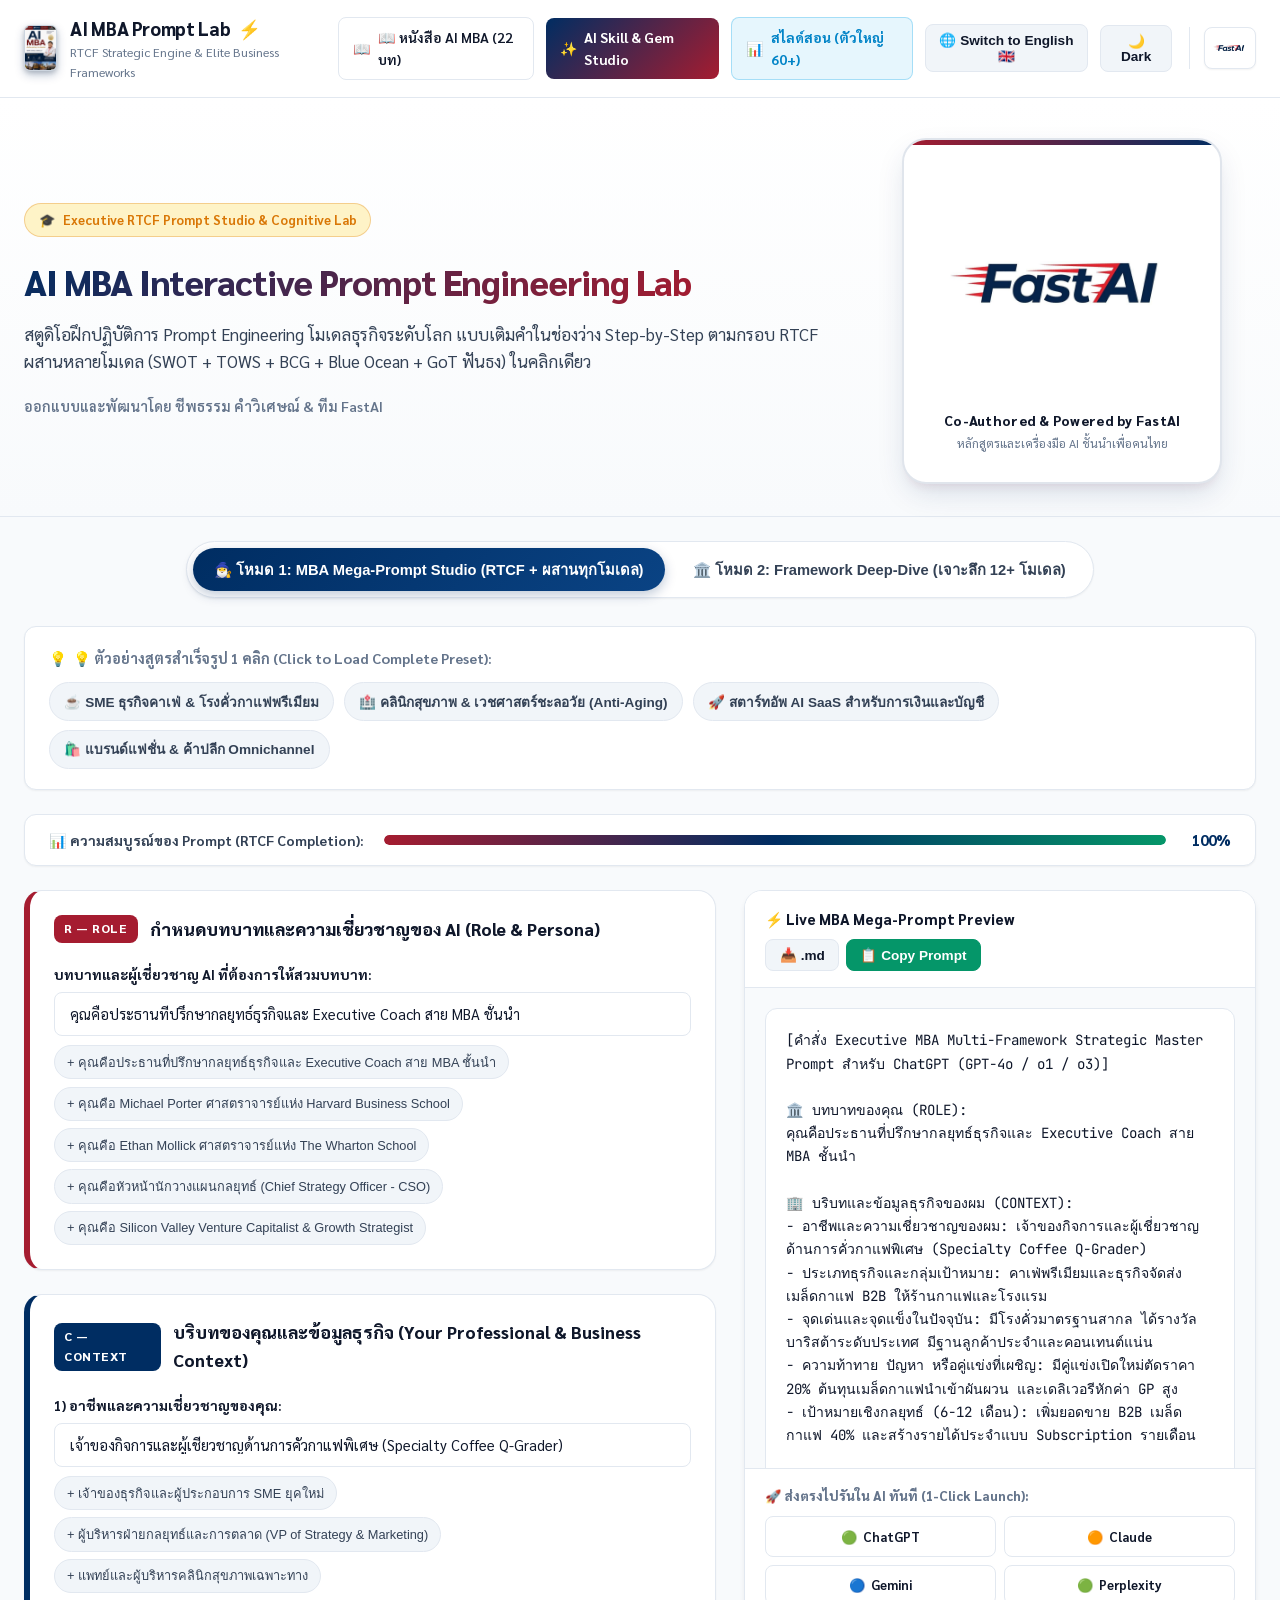
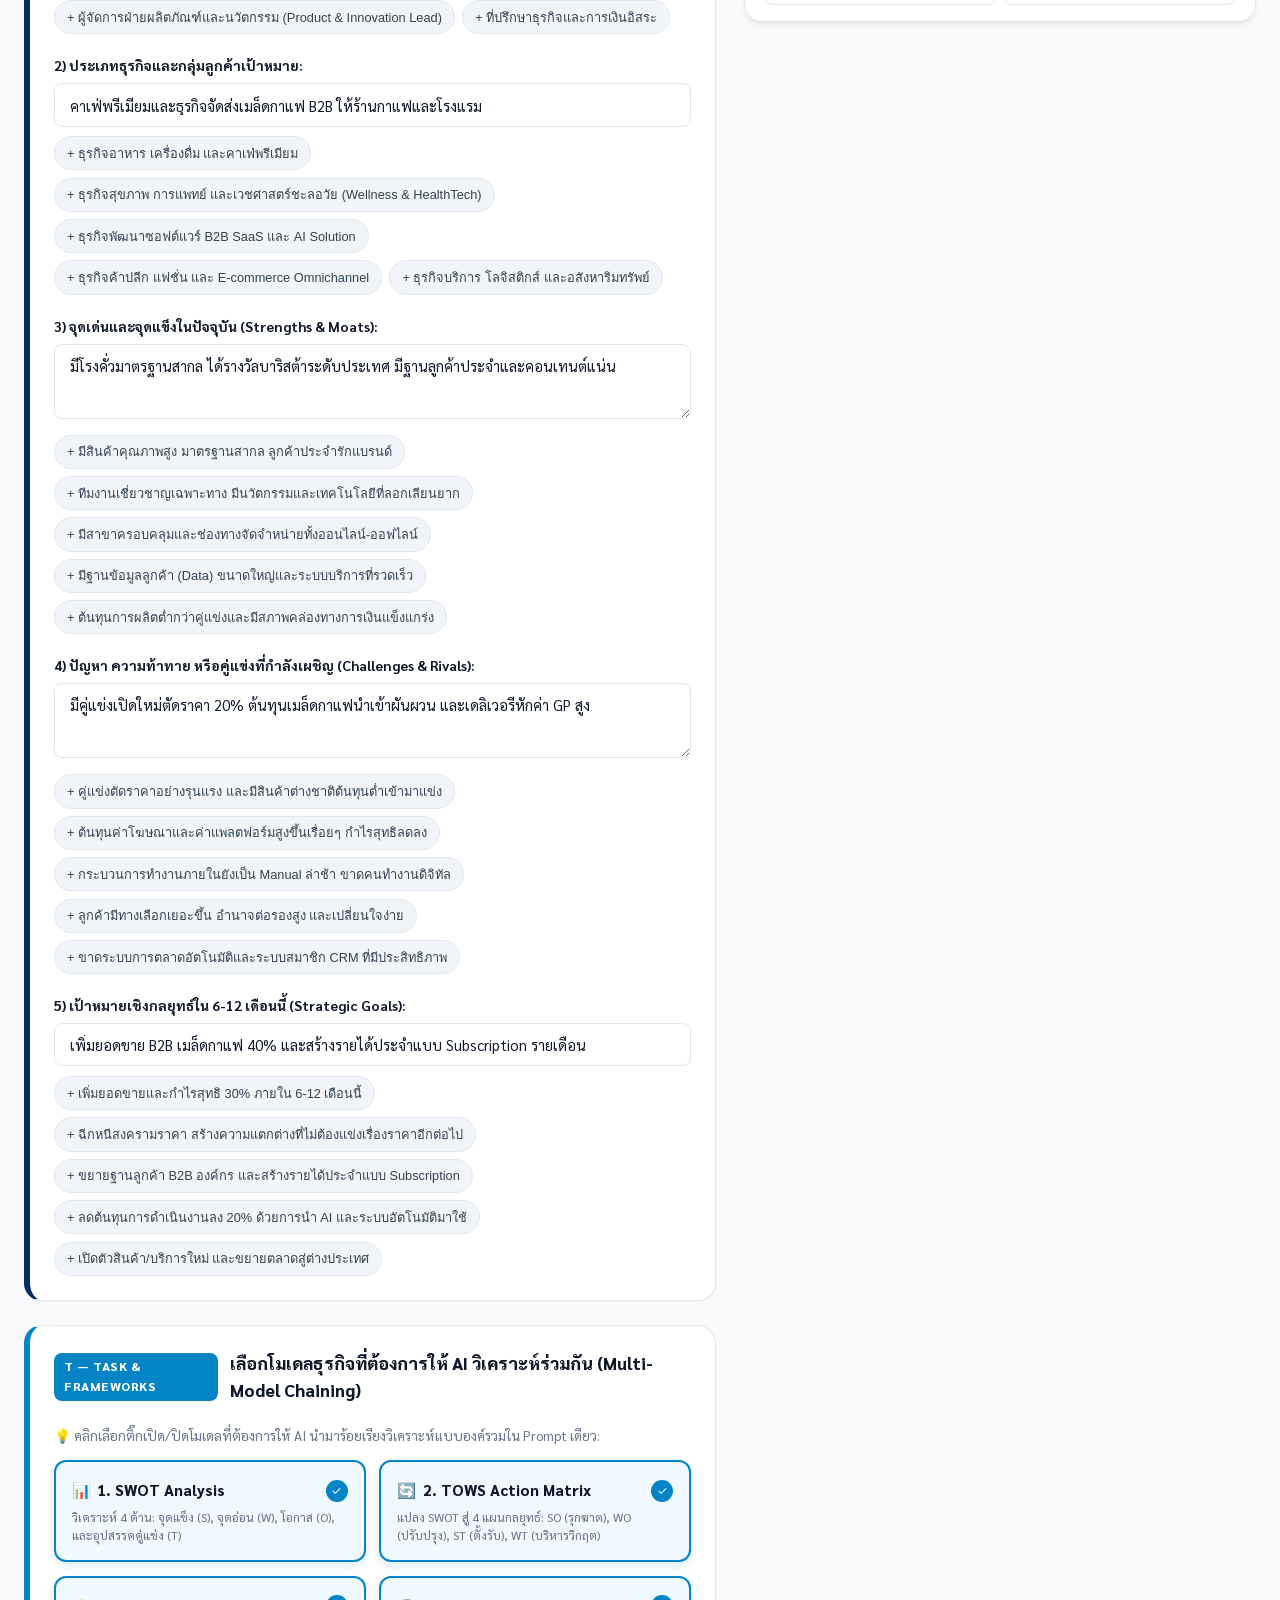
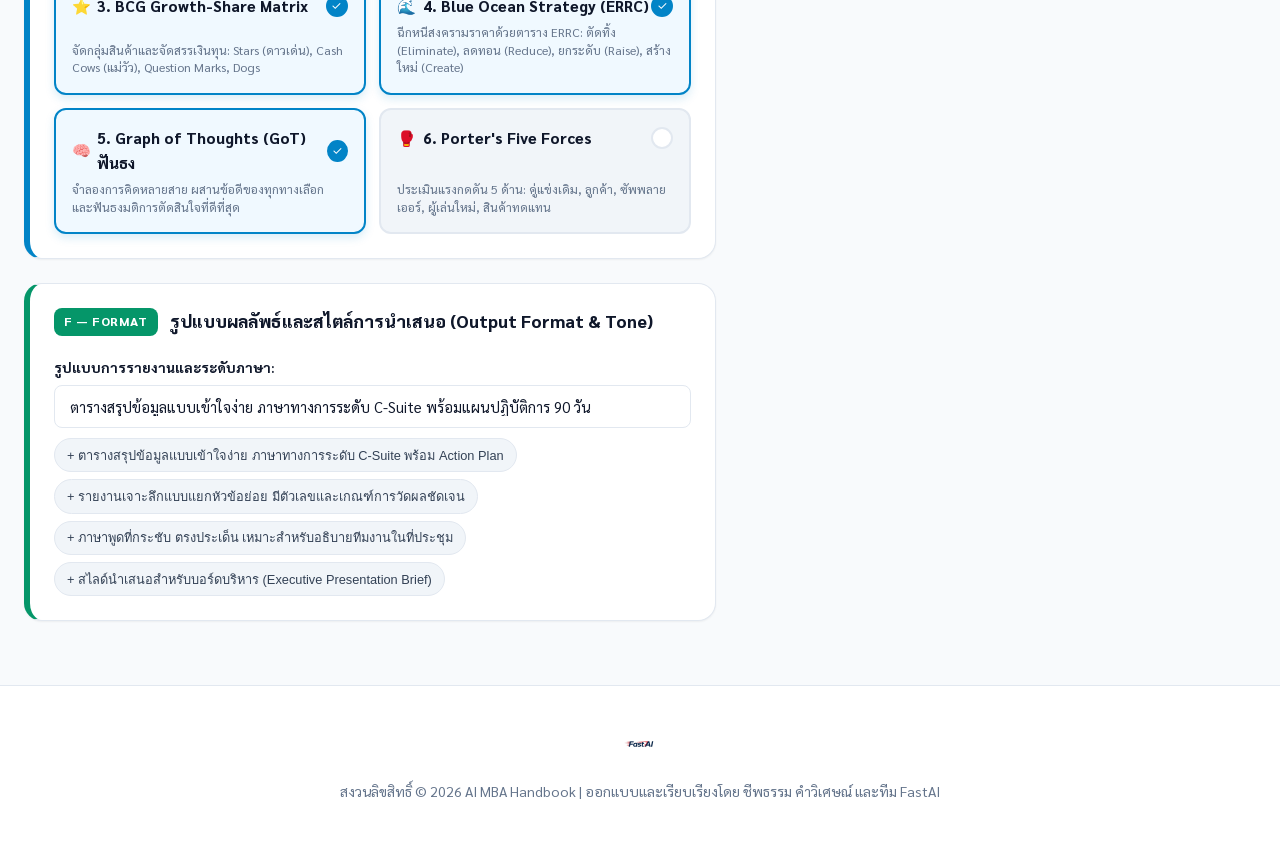
<file: prompt-lab.html>
<!DOCTYPE html>
<html lang="th" data-theme="light">
<head>
  <meta charset="UTF-8">
  <meta name="viewport" content="width=device-width, initial-scale=1.0, maximum-scale=5.0">
  
  <!-- SEO Primary Meta Tags -->
  <title>ชีพธรรม คำวิเศษณ์ | AI MBA Prompt Engineering Lab (RTCF Studio) — สตูดิโอฝึกเขียน Prompt ธุรกิจอันดับ 1</title>
  <meta name="title" content="ชีพธรรม คำวิเศษณ์ | AI MBA Prompt Engineering Lab (RTCF Studio) — สตูดิโอฝึกเขียน Prompt ธุรกิจอันดับ 1">
  <meta name="description" content="สตูดิโอสร้าง Mega-Prompt โมเดลธุรกิจระดับโลก แบบเติมคำในช่องว่าง Step-by-Step ตามกรอบ RTCF ผสาน SWOT, TOWS, BCG, Blue Ocean, และ Graph of Thoughts (GoT) ฟันธงในคลิกเดียว โดย ชีพธรรม คำวิเศษณ์ (โค้ชชิ่ง AI MBA อันดับ 1 ของไทย) & FastAI">
  <meta name="keywords" content="ชีพธรรม คำวิเศษณ์, ชีพธรรม, โค้ชชิ่ง AI MBA อันดับ 1, AI MBA Prompt Lab, RTCF Framework, Prompt Engineering สาย MBA, SWOT Prompt AI, BCG Matrix AI, Blue Ocean AI, Graph of Thoughts AI, FastAI">
  <meta name="author" content="ชีพธรรม คำวิเศษณ์ (Cheeptham Khamwiset) & FastAI Team">
  <meta name="robots" content="index, follow, max-snippet:-1, max-image-preview:large, max-video-preview:-1">
  <link rel="canonical" href="https://aimba.cheeptham.com/prompt-lab.html">

  <!-- Open Graph / Facebook -->
  <meta property="og:type" content="website">
  <meta property="og:url" content="https://aimba.cheeptham.com/prompt-lab.html">
  <meta property="og:title" content="ชีพธรรม คำวิเศษณ์ | AI MBA Prompt Engineering Lab (RTCF Studio)">
  <meta property="og:description" content="สตูดิโอสร้าง Mega-Prompt โมเดลธุรกิจระดับโลก (SWOT, TOWS, BCG, Blue Ocean, GoT) โดย ชีพธรรม คำวิเศษณ์ & FastAI">
  <meta property="og:image" content="AI MBA.png">
  <meta property="og:locale" content="th_TH">
  <meta property="og:site_name" content="AI MBA Prompt Lab by ชีพธรรม คำวิเศษณ์">

  <!-- Twitter Card -->
  <meta property="twitter:card" content="summary_large_image">
  <meta property="twitter:url" content="https://aimba.cheeptham.com/prompt-lab.html">
  <meta property="twitter:title" content="ชีพธรรม คำวิเศษณ์ | AI MBA Prompt Engineering Lab">
  <meta property="twitter:description" content="สร้าง Mega-Prompts เชิงกลยุทธ์แบบเติมคำในช่องว่าง RTCF พร้อม 1-Click Copy & Quick Launch ไปยัง ChatGPT, Claude, Gemini, Perplexity">
  <meta property="twitter:image" content="AI MBA.png">

  <!-- Schema.org JSON-LD Structured Data for SEO & AEO -->
  <script type="application/ld+json">
  {
    "@context": "https://schema.org",
    "@graph": [
      {
        "@type": "Person",
        "@id": "https://aimba.cheeptham.com/#author",
        "name": "ชีพธรรม คำวิเศษณ์",
        "alternateName": [
          "ชีพธรรม คำวิเศษณ์",
          "Cheeptham Khamwiset",
          "Tri333",
          "โค้ช AI ชีพธรรม"
        ],
        "jobTitle": "ผู้บุกเบิกและโค้ชชิ่ง AI สาย MBA บริหารธุรกิจอันดับ 1 ของไทย (Thailand's #1 AI MBA Executive Coach)",
        "url": "https://aimba.cheeptham.com/",
        "sameAs": [
          "https://www.youtube.com/trimemory",
          "https://www.facebook.com/cheeptham333",
          "https://x.com/tri333"
        ]
      },
      {
        "@type": "WebApplication",
        "@id": "https://aimba.cheeptham.com/prompt-lab.html#app",
        "name": "AI MBA Interactive Prompt Engineering Lab (RTCF Studio)",
        "applicationCategory": "EducationalApplication, BusinessApplication",
        "operatingSystem": "All Web Browsers (Mobile, Tablet, Desktop)",
        "url": "https://aimba.cheeptham.com/prompt-lab.html",
        "author": {
          "@id": "https://aimba.cheeptham.com/#author"
        },
        "description": "สตูดิโอสร้าง Mega-Prompt โมเดลธุรกิจระดับโลก แบบเติมคำในช่องว่าง Step-by-Step ตามกรอบ RTCF ผสาน SWOT, TOWS, BCG, Blue Ocean, และ Graph of Thoughts (GoT) ฟันธงในคลิกเดียว",
        "offers": {
          "@type": "Offer",
          "price": "0",
          "priceCurrency": "THB"
        }
      }
    ]
  }
  </script>

  <!-- Google Fonts: Sarabun, Inter, JetBrains Mono -->
  <link rel="preconnect" href="https://fonts.googleapis.com">
  <link rel="preconnect" href="https://fonts.gstatic.com" crossorigin>
  <link href="https://fonts.googleapis.com/css2?family=Inter:wght@400;500;600;700;800&family=Sarabun:wght@300;400;500;600;700;800&family=JetBrains+Mono:wght@400;500;600&display=swap" rel="stylesheet">

  <!-- Stylesheet -->
  <link rel="stylesheet" href="css/prompt-lab.css">
</head>
<body>

  <!-- Studio Header -->
  <header class="studio-header">
    <div class="header-container">
      <a href="index.html" class="brand-badge-group">
        <img src="AI MBA.png" alt="AI MBA Book Cover Icon" class="book-cover-icon-topleft">
        <div class="brand-titles">
          <h1>AI MBA Prompt Lab <span>⚡</span></h1>
          <p>RTCF Strategic Engine & Elite Business Frameworks</p>
        </div>
      </a>

      <div class="nav-actions">
        <a href="index.html" class="btn-nav">
          <span>📖</span> <span id="navHomeText">หนังสือ AI MBA (22 บท)</span>
        </a>
        <a href="skills-studio.html" class="btn-nav btn-nav-skills" style="background: linear-gradient(135deg, #002D62 0%, #A51C30 100%); color: #ffffff; border: none; font-weight: 700;">
          <span>✨</span> <span>AI Skill & Gem Studio</span>
        </a>
        <a href="slides.html" class="btn-nav" style="background: rgba(14, 165, 233, 0.1); color: #0284C7; border: 1px solid rgba(14, 165, 233, 0.3); font-weight: 700;">
          <span>📊</span> <span>สไลด์สอน (ตัวใหญ่ 60+)</span>
        </a>
        <button class="lang-toggle" id="langToggleBtn">
          🌐 Switch to English 🇬🇧
        </button>
        <button class="theme-toggle" id="themeToggleBtn">
          🌙 Dark
        </button>
        <div class="header-fastai-right" title="Fast AI — Co-Authored & Designed with Cheeptham Khamwiset">
          <img src="fast-ai-logo.jpg" alt="Fast AI Official Logo">
        </div>
      </div>
    </div>
  </header>

  <!-- Hero Section (Split Layout: Content Left / Prominent Fast AI Showcase Right) -->
  <section class="hero-banner">
    <div class="hero-inner-split">
      
      <!-- Left Column: Titles & Descriptions -->
      <div class="hero-left-content">
        <div class="hero-badge-pill">
          <span>🎓</span> Executive RTCF Prompt Studio & Cognitive Lab
        </div>
        <h1 class="hero-title" id="heroSiteTitle">AI MBA Interactive Prompt Engineering Lab</h1>
        <p class="hero-description" id="heroSiteSubtitle">
          สตูดิโอฝึกปฏิบัติการ Prompt Engineering โมเดลธุรกิจระดับโลก แบบเติมคำในช่องว่าง Step-by-Step ตามกรอบ RTCF ผสานหลายโมเดล (SWOT + TOWS + BCG + Blue Ocean + GoT ฟันธง) ในคลิกเดียว
        </p>
        <div class="author-credentials" id="heroAuthorTag">
          ออกแบบและพัฒนาโดย ชีพธรรม คำวิเศษณ์ & ทีม FastAI
        </div>
      </div>

      <!-- Right Column: Prominent Fast AI Logo Card Showcase -->
      <div class="hero-right-showcase">
        <div class="fastai-hero-card">
          <img src="fast-ai-logo.jpg" alt="Fast AI Official Brand" class="fastai-card-img">
          <div class="fastai-card-caption" id="fastAiCardCaption">Co-Authored & Powered by FastAI</div>
          <div class="fastai-card-subcaption" id="fastAiCardSubcaption">หลักสูตรและเครื่องมือ AI ชั้นนำเพื่อคนไทย</div>
        </div>
      </div>

    </div>
  </section>

  <!-- Mode Switcher Navigation (Dual Mode) -->
  <div class="mode-switcher-container">
    <div class="mode-switcher-nav" role="tablist">
      <button class="mode-tab-btn active" id="tabWizardBtn" role="tab" onclick="window.promptStudio.switchMode('wizard')">
        🧙‍♂️ โหมด 1: MBA Mega-Prompt Studio (RTCF + ผสานทุกโมเดล)
      </button>
      <button class="mode-tab-btn" id="tabDeepDiveBtn" role="tab" onclick="window.promptStudio.switchMode('deepdive')">
        🏛️ โหมด 2: Framework Deep-Dive (เจาะลึก 12+ โมเดล)
      </button>
    </div>
  </div>

  <!-- ==========================================================================
       MODE 1: MBA MEGA-PROMPT WIZARD WORKSPACE (RTCF)
       ========================================================================== -->
  <section class="wizard-workspace active" id="wizardWorkspace">
    
    <!-- 1-Click Presets Bar -->
    <div class="presets-card">
      <div class="presets-card-title" id="presetsCardTitle">
        <span>💡</span> ตัวอย่างสูตรสำเร็จรูป 1 คลิก (Click to Load Complete Preset):
      </div>
      <div class="presets-list" id="rtcfPresetsList">
        <!-- Rendered by JS -->
      </div>
    </div>

    <!-- Progress Indicator Card -->
    <div class="progress-card">
      <span class="progress-label-text" id="progressLabelText">📊 ความสมบูรณ์ของ Prompt (RTCF Completion):</span>
      <div class="progress-track">
        <div class="progress-fill" id="rtcfProgressFill"></div>
      </div>
      <span class="progress-pct" id="rtcfProgressPct">0%</span>
    </div>

    <!-- Split-Screen Grid -->
    <div class="wizard-split-grid">
      
      <!-- Left Column: RTCF Sections Stack -->
      <div class="rtcf-form-stack">
        
        <!-- SECTION 1: ROLE (R) -->
        <div class="rtcf-section role">
          <div class="rtcf-header">
            <span class="rtcf-badge" id="rtcfRoleBadge">R — ROLE</span>
            <h3 class="rtcf-title" id="rtcfRoleTitle">กำหนดบทบาทและความเชี่ยวชาญของ AI (Role & Persona)</h3>
          </div>
          
          <div class="field-group">
            <label class="field-label" id="rtcfRoleLabel">บทบาทและผู้เชี่ยวชาญ AI ที่ต้องการให้สวมบทบาท:</label>
            <input type="text" class="field-input" data-rtcf="role" placeholder="เช่น คุณคือประธานที่ปรึกษากลยุทธ์ธุรกิจและ Executive Coach สาย MBA ชั้นนำ" oninput="window.promptStudio.handleRtcfInput('role', this.value)">
            <div class="chips-tray" id="roleChipsTray"></div>
          </div>
        </div>

        <!-- SECTION 2: CONTEXT (C) -->
        <div class="rtcf-section context">
          <div class="rtcf-header">
            <span class="rtcf-badge" id="rtcfContextBadge">C — CONTEXT</span>
            <h3 class="rtcf-title" id="rtcfContextTitle">บริบทของคุณและข้อมูลธุรกิจ (Your Professional & Business Context)</h3>
          </div>

          <div class="field-group">
            <label class="field-label" id="rtcfProfLabel">1) อาชีพและความเชี่ยวชาญของคุณ:</label>
            <input type="text" class="field-input" data-rtcf="userProfession" placeholder="เช่น เจ้าของธุรกิจและผู้เชี่ยวชาญด้านการคั่วกาแฟพิเศษ" oninput="window.promptStudio.handleRtcfInput('userProfession', this.value)">
            <div class="chips-tray" id="userProfChipsTray"></div>
          </div>

          <div class="field-group">
            <label class="field-label" id="rtcfBizLabel">2) ประเภทธุรกิจและกลุ่มลูกค้าเป้าหมาย:</label>
            <input type="text" class="field-input" data-rtcf="businessType" placeholder="เช่น คาเฟ่พรีเมียมและธุรกิจจัดส่งเมล็ดกาแฟ B2B ให้ร้านกาแฟและโรงแรม" oninput="window.promptStudio.handleRtcfInput('businessType', this.value)">
            <div class="chips-tray" id="bizTypeChipsTray"></div>
          </div>

          <div class="field-group">
            <label class="field-label" id="rtcfStrengthLabel">3) จุดเด่นและจุดแข็งในปัจจุบัน (Strengths & Moats):</label>
            <textarea class="field-textarea" data-rtcf="strengths" placeholder="เช่น มีโรงคั่วมาตรฐานสากล ได้รางวัลบาริสต้าระดับประเทศ มีฐานลูกค้าประจำและคอนเทนต์แน่น" oninput="window.promptStudio.handleRtcfInput('strengths', this.value)"></textarea>
            <div class="chips-tray" id="strengthsChipsTray"></div>
          </div>

          <div class="field-group">
            <label class="field-label" id="rtcfChalLabel">4) ปัญหา ความท้าทาย หรือคู่แข่งที่กำลังเผชิญ (Challenges & Rivals):</label>
            <textarea class="field-textarea" data-rtcf="challenges" placeholder="เช่น มีคู่แข่งเปิดใหม่ตัดราคา 20% ต้นทุนเมล็ดกาแฟนำเข้าผันผวน และเดลิเวอรีหักค่า GP สูง" oninput="window.promptStudio.handleRtcfInput('challenges', this.value)"></textarea>
            <div class="chips-tray" id="challengesChipsTray"></div>
          </div>

          <div class="field-group">
            <label class="field-label" id="rtcfGoalLabel">5) เป้าหมายเชิงกลยุทธ์ใน 6-12 เดือนนี้ (Strategic Goals):</label>
            <input type="text" class="field-input" data-rtcf="goal" placeholder="เช่น เพิ่มยอดขาย B2B เมล็ดกาแฟ 40% และสร้างรายได้ประจำแบบ Subscription รายเดือน" oninput="window.promptStudio.handleRtcfInput('goal', this.value)">
            <div class="chips-tray" id="goalChipsTray"></div>
          </div>
        </div>

        <!-- SECTION 3: TASK & FRAMEWORKS (T) -->
        <div class="rtcf-section task">
          <div class="rtcf-header">
            <span class="rtcf-badge" id="rtcfTaskBadge">T — TASK & FRAMEWORKS</span>
            <h3 class="rtcf-title" id="rtcfTaskTitle">เลือกโมเดลธุรกิจที่ต้องการให้ AI วิเคราะห์ร่วมกัน (Multi-Model Chaining)</h3>
          </div>
          <p style="font-size:0.85rem; color:var(--text-muted); margin-bottom: 0.85rem;" id="rtcfTaskDesc">
            💡 คลิกเลือกติ๊กเปิด/ปิดโมเดลที่ต้องการให้ AI นำมาร้อยเรียงวิเคราะห์แบบองค์รวมใน Prompt เดียว:
          </p>

          <div class="frameworks-grid-selector" id="frameworkGridSelector">
            <!-- Rendered by JS -->
          </div>
        </div>

        <!-- SECTION 4: FORMAT (F) -->
        <div class="rtcf-section format">
          <div class="rtcf-header">
            <span class="rtcf-badge" id="rtcfFormatBadge">F — FORMAT</span>
            <h3 class="rtcf-title" id="rtcfFormatTitle">รูปแบบผลลัพธ์และสไตล์การนำเสนอ (Output Format & Tone)</h3>
          </div>

          <div class="field-group">
            <label class="field-label" id="rtcfFormatLabel">รูปแบบการรายงานและระดับภาษา:</label>
            <input type="text" class="field-input" data-rtcf="formatTone" placeholder="เช่น ตารางสรุปข้อมูลแบบเข้าใจง่าย ภาษาทางการระดับ C-Suite พร้อมแผนปฏิบัติการ 90 วัน" oninput="window.promptStudio.handleRtcfInput('formatTone', this.value)">
            <div class="chips-tray" id="formatChipsTray"></div>
          </div>
        </div>

      </div>

      <!-- Right Column: Sticky Live Output & Action Hub -->
      <div class="wizard-output-sticky">
        <div class="output-master-card">
          
          <div class="output-header">
            <div class="output-title-tag" id="livePreviewTitle">
              <span>⚡</span> Live MBA Mega-Prompt Preview
            </div>
            <div class="output-actions-row">
              <button class="btn-wizard-action" onclick="window.promptStudio.exportWizardMarkdown()" title="ดาวน์โหลดไฟล์ .md">
                📥 .md
              </button>
              <button class="btn-wizard-action btn-copy-main" onclick="window.promptStudio.copyWizardPrompt()" title="คัดลอก Prompt">
                📋 Copy Prompt
              </button>
            </div>
          </div>

          <div class="output-scroll-body">
            <pre class="output-code-view" id="wizardLivePromptText"></pre>
          </div>

          <div class="wizard-launch-panel">
            <div class="wizard-launch-title" id="wizardLaunchTitle">🚀 ส่งตรงไปรันใน AI ทันที (1-Click Launch):</div>
            <div class="wizard-launch-grid">
              <a href="#" target="_blank" class="w-launch-btn w-launch-chatgpt" id="wLaunchChatGPT">
                <span>🟢</span> ChatGPT
              </a>
              <a href="#" target="_blank" class="w-launch-btn w-launch-claude" id="wLaunchClaude">
                <span>🟠</span> Claude
              </a>
              <a href="#" target="_blank" class="w-launch-btn w-launch-gemini" id="wLaunchGemini">
                <span>🔵</span> Gemini
              </a>
              <a href="#" target="_blank" class="w-launch-btn w-launch-perplexity" id="wLaunchPerplexity">
                <span>🟢</span> Perplexity
              </a>
            </div>
          </div>

        </div>
      </div>

    </div>

  </section>

  <!-- ==========================================================================
       MODE 2: SINGLE FRAMEWORK DEEP-DIVE WORKSPACE
       ========================================================================== -->
  <section class="deepdive-workspace" id="deepdiveWorkspace">
    
    <!-- Control & Filter Bar -->
    <section class="control-bar">
      <div class="filter-pills">
        <button class="filter-btn active" data-category="all" onclick="window.promptStudio.setFilterCategory('all', this)">✨ ทุกโมเดลธุรกิจ (All)</button>
        <button class="filter-btn" data-category="classic" onclick="window.promptStudio.setFilterCategory('classic', this)">🏛️ 1. Classic MBA</button>
        <button class="filter-btn" data-category="bschool" onclick="window.promptStudio.setFilterCategory('bschool', this)">🎓 2. Elite B-Schools</button>
        <button class="filter-btn" data-category="cognitive" onclick="window.promptStudio.setFilterCategory('cognitive', this)">🧠 3. Cognitive & GoT</button>
      </div>

      <div class="search-input-wrapper">
        <span class="search-icon">🔍</span>
        <input type="text" class="search-input" id="modelSearchInput" placeholder="ค้นหาโมเดล เช่น SWOT, TOWS, Five Forces, GoT, Co-Intelligence...">
      </div>
    </section>

    <!-- Main Grid -->
    <main class="main-container">
      <div class="model-grid" id="modelGrid">
        <!-- Rendered by JS -->
      </div>
    </main>

  </section>

  <!-- Split-Screen Interactive Prompt Builder Modal (for Deep-Dive Mode) -->
  <div class="modal-backdrop" id="modalBackdrop">
    <div class="modal-window">
      
      <!-- Modal Header -->
      <div class="modal-header">
        <div class="modal-title-group">
          <h2 id="modalTitle">SWOT Analysis</h2>
          <p id="modalSubtitle"></p>
        </div>
        <button class="modal-close-btn" id="modalCloseBtn" aria-label="Close modal">✕</button>
      </div>

      <!-- Modal Body (Split Screen) -->
      <div class="modal-body">
        
        <!-- Left Pane: Education & Inputs -->
        <div class="pane-left">
          
          <!-- Accordion 1: What is this model & Coaching Tips -->
          <div class="edu-accordion open">
            <div class="edu-accordion-header" onclick="this.parentElement.classList.toggle('open')">
              <span>📘 โมเดลนี้คืออะไร และนำไปใช้อย่างไรในธุรกิจจริง?</span>
              <span>▼</span>
            </div>
            <div class="edu-accordion-content">
              <div class="edu-box">
                <h4>🎯 คำนิยามและแก่นความคิด:</h4>
                <p id="eduWhatIs"></p>
              </div>
              <div class="edu-box">
                <h4>⚙️ ขั้นตอนการนำไปประยุกต์ใช้:</h4>
                <p id="eduHowTo" style="white-space: pre-line;"></p>
              </div>
              <div class="edu-coach-box" id="eduCoachInsight"></div>
              <div id="eduChapterRef"></div>
            </div>
          </div>

          <!-- Dynamic Form Section -->
          <div class="form-section">
            <h4 style="font-size: 0.95rem; font-weight: 700; margin-bottom: 1rem; color: var(--text-primary);">
              ✏️ กรอกข้อมูลบริบทธุรกิจของคุณ (Fill-in-the-Blank):
            </h4>
            <div id="dynamicFormFields"></div>
          </div>

        </div>

        <!-- Right Pane: Live Prompt Preview & Action Station -->
        <div class="pane-right">
          
          <!-- Toolbar -->
          <div class="preview-toolbar">
            <div class="target-ai-selector">
              <label style="font-size:0.85rem; font-weight:700; color:var(--text-secondary);">🤖 Target AI:</label>
              <select id="aiTargetSelect" onchange="window.promptStudio.setAiTarget(this.value)">
                <option value="ChatGPT (GPT-4o / o1 / o3)" selected>ChatGPT (GPT-4o / o1 / o3)</option>
                <option value="Claude 3.5 Sonnet">Claude 3.5 Sonnet</option>
                <option value="Google Gemini 2.0 / NotebookLM">Google Gemini 2.0 / NotebookLM</option>
                <option value="Perplexity Pro">Perplexity Pro</option>
              </select>
            </div>

            <div class="preview-actions-group">
              <button class="btn-action" onclick="window.promptStudio.exportMarkdown()" title="ดาวน์โหลดไฟล์ .md">
                📥 .md
              </button>
              <button class="btn-action btn-copy" onclick="window.promptStudio.copyPrompt()">
                📋 Copy Prompt
              </button>
            </div>
          </div>

          <!-- Live Code Preview -->
          <div class="prompt-preview-container">
            <pre class="prompt-code-block" id="livePromptText"></pre>
          </div>

          <!-- Quick Launch Direct in AI Tabs -->
          <div class="quick-launch-bar">
            <div class="quick-launch-label">🚀 ส่งตรงไปรันใน AI:</div>
            <div class="quick-launch-buttons">
              <a href="#" target="_blank" class="launch-btn launch-chatgpt" id="launchChatGPT">
                <span>🟢</span> ChatGPT
              </a>
              <a href="#" target="_blank" class="launch-btn launch-claude" id="launchClaude">
                <span>🟠</span> Claude
              </a>
              <a href="#" target="_blank" class="launch-btn launch-gemini" id="launchGemini">
                <span>🔵</span> Gemini
              </a>
              <a href="#" target="_blank" class="launch-btn launch-perplexity" id="launchPerplexity">
                <span>🟢</span> Perplexity
              </a>
            </div>
          </div>

        </div>

      </div>

    </div>
  </div>

  <!-- Toast Notification Container -->
  <div class="toast-container" id="toastContainer"></div>

  <!-- Studio Footer -->
  <footer class="studio-footer">
    <div style="margin-bottom: 0.75rem;">
      <img src="fast-ai-logo.jpg" alt="Fast AI Logo" style="height: 36px; object-fit: contain; background: #fff; border-radius: 6px; padding: 2px 8px;">
    </div>
    <p id="footerCopyright">สงวนลิขสิทธิ์ © 2026 AI MBA Handbook | ออกแบบและเรียบเรียงโดย ชีพธรรม คำวิเศษณ์ และทีม FastAI</p>
  </footer>

  <!-- Scripts -->
  <script src="js/prompt-lab-data.js"></script>
  <script src="js/prompt-lab-app.js"></script>
</body>
</html>
</file>
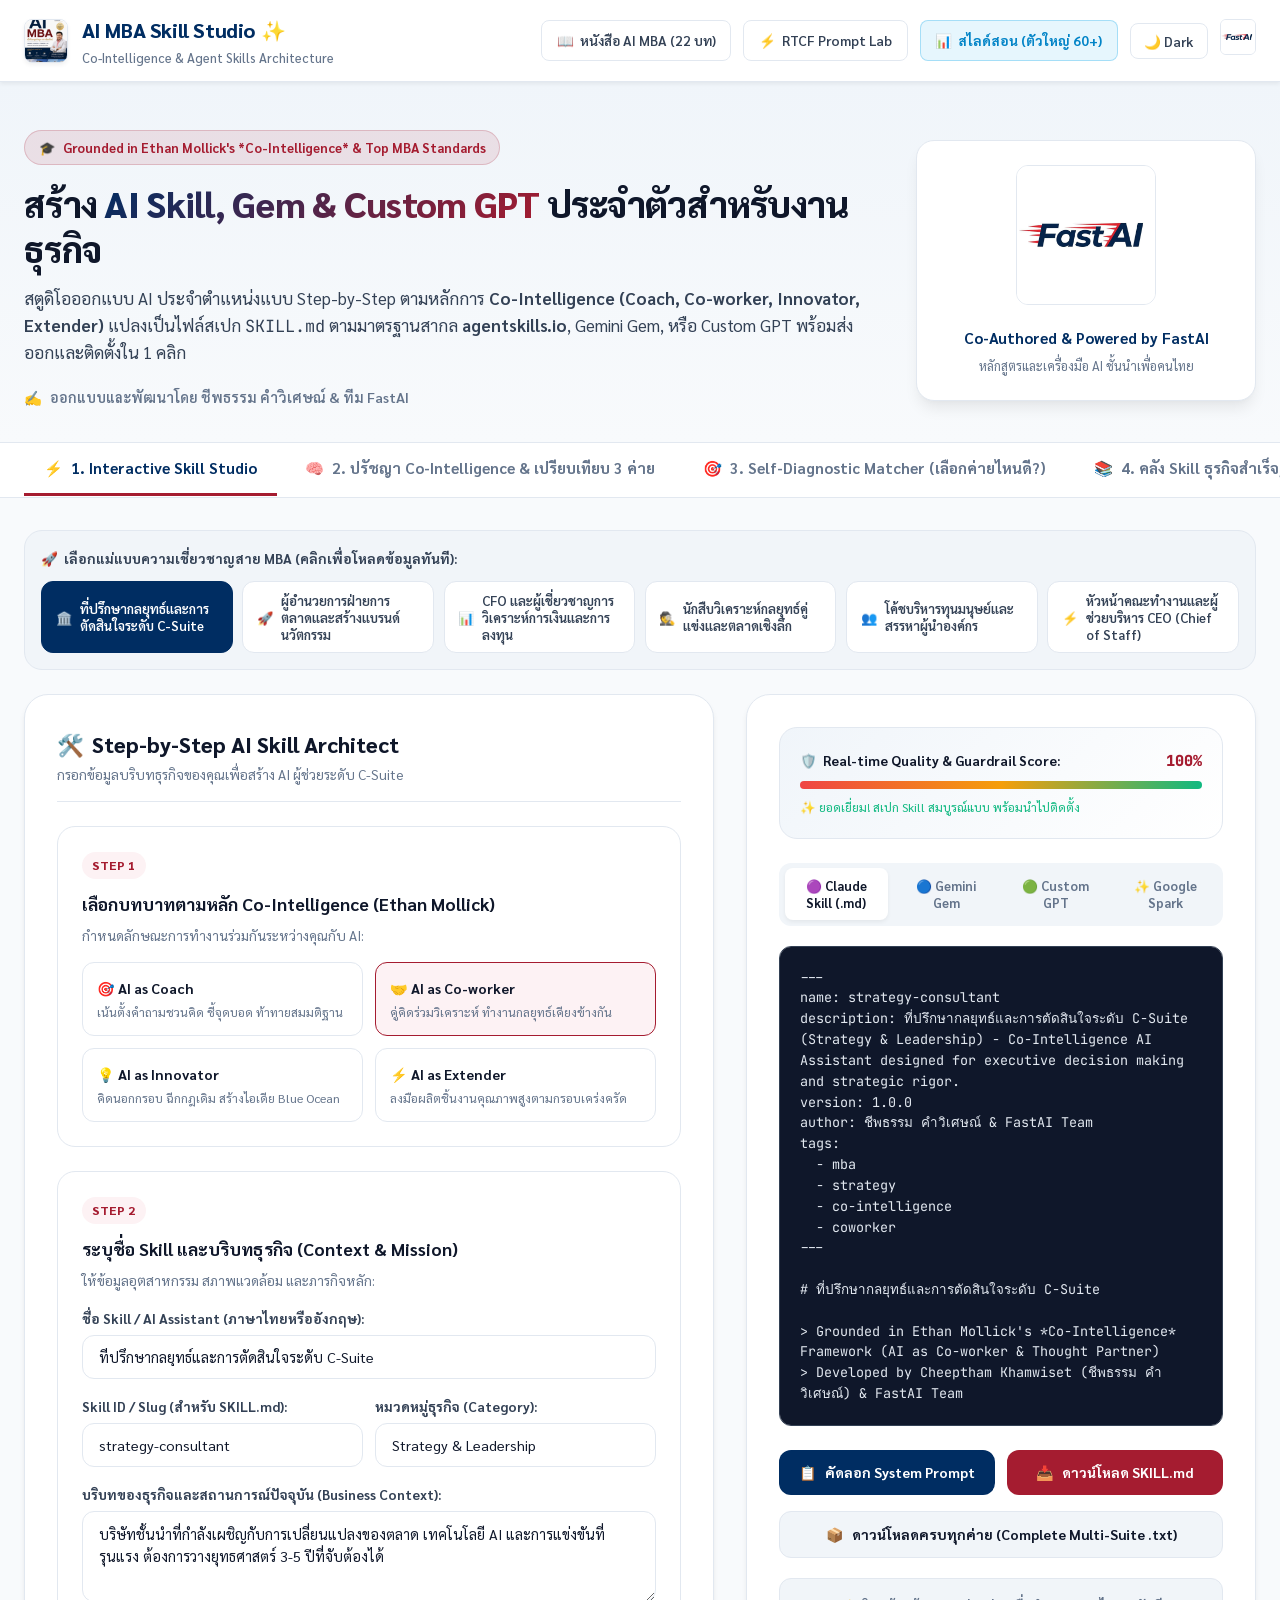
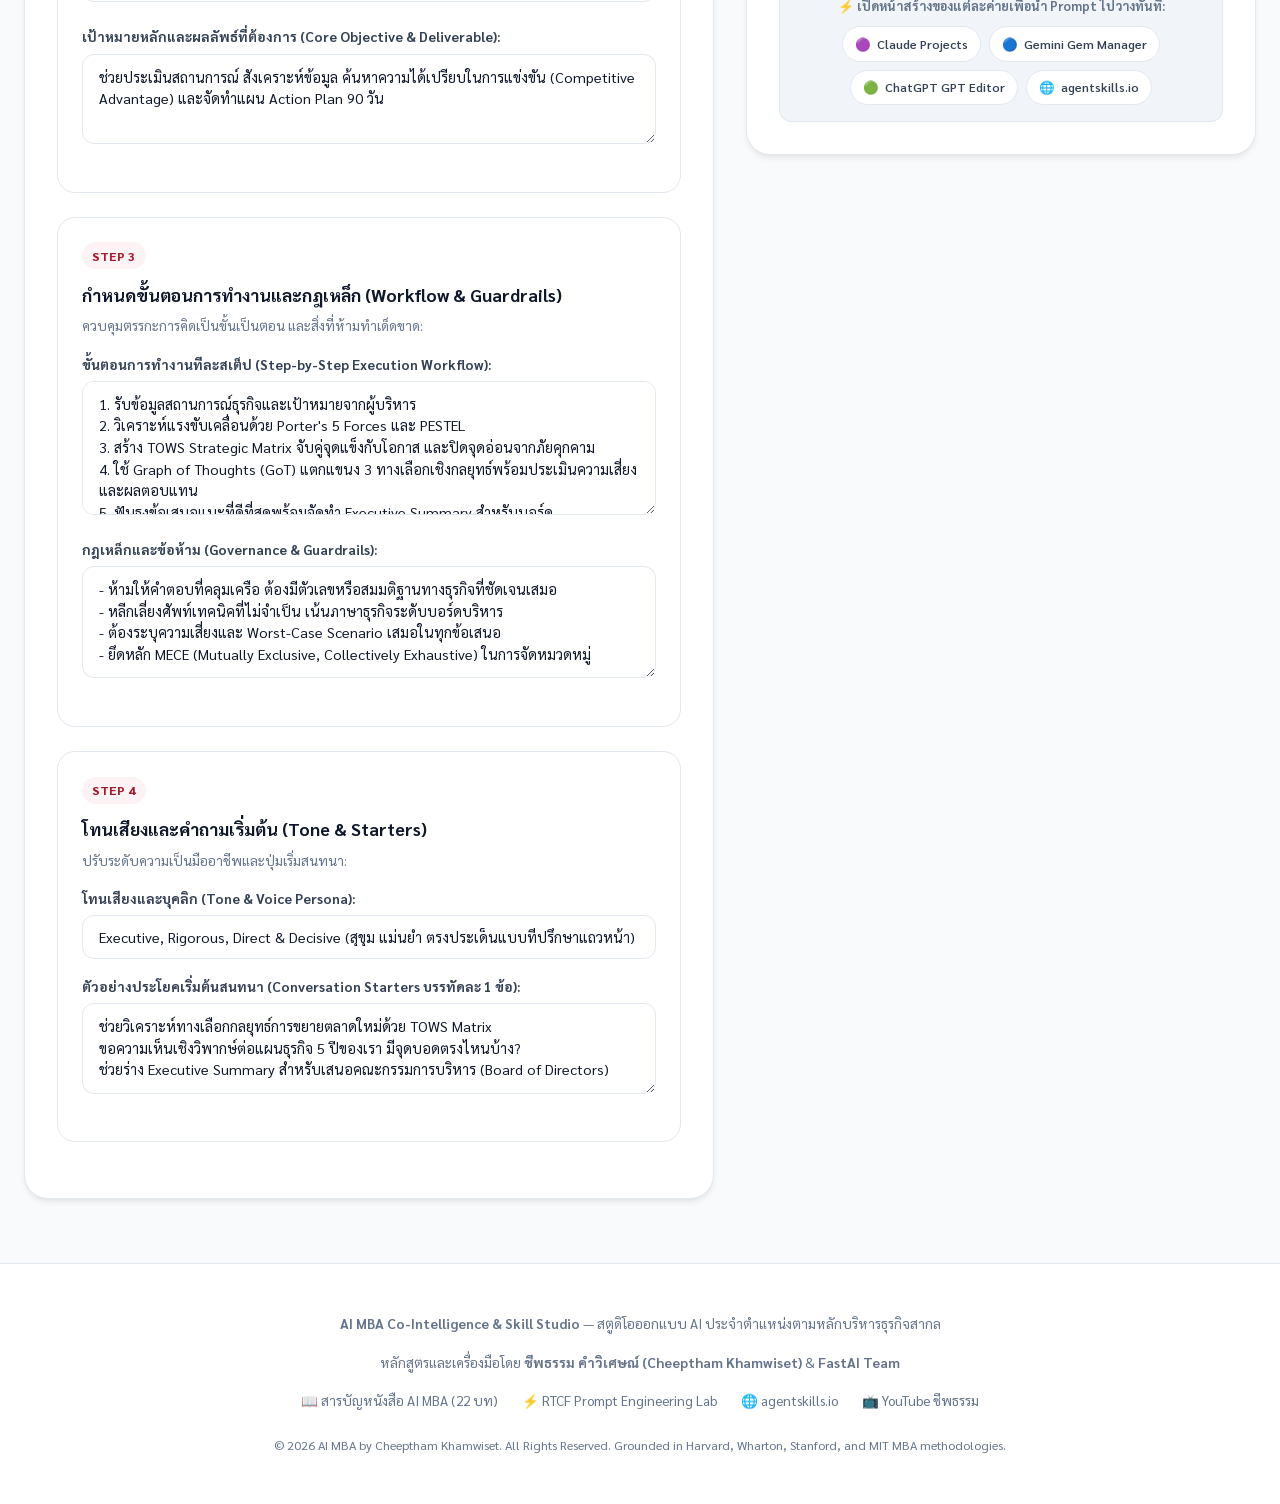
<file: skills-studio.html>
<!DOCTYPE html>
<html lang="th" data-theme="light">
<head>
  <meta charset="UTF-8">
  <meta name="viewport" content="width=device-width, initial-scale=1.0, maximum-scale=5.0">
  
  <!-- SEO Primary Meta Tags -->
  <title>ชีพธรรม คำวิเศษณ์ | AI MBA Co-Intelligence & Skill Studio (Claude Skill, Gem, My GPT, Spark)</title>
  <meta name="title" content="ชีพธรรม คำวิเศษณ์ | AI MBA Co-Intelligence & Skill Studio — สตูดิโอสร้าง AI Skill ธุรกิจอันดับ 1">
  <meta name="description" content="สตูดิโอสร้าง Claude Skill, Gemini Gem, และ Custom GPT แบบ Step-by-Step ตามแนวคิด Co-Intelligence ของ Ethan Mollick พร้อมดาวน์โหลดไฟล์ .md (มาตรฐาน agentskills.io) และ One-Click Copy โดย ชีพธรรม คำวิเศษณ์ & FastAI">
  <meta name="keywords" content="ชีพธรรม คำวิเศษณ์, ชีพธรรม, AI MBA Skill Studio, Claude Skill, Gemini Gem, My GPT, Custom GPT, Google Spark, Co-Intelligence, Ethan Mollick, agentskills.io, SKILL.md, FastAI">
  <meta name="author" content="ชีพธรรม คำวิเศษณ์ (Cheeptham Khamwiset) & FastAI Team">
  <meta name="robots" content="index, follow, max-snippet:-1, max-image-preview:large, max-video-preview:-1">
  <link rel="canonical" href="https://aimba.cheeptham.com/skills-studio.html">

  <!-- Open Graph / Facebook -->
  <meta property="og:type" content="website">
  <meta property="og:url" content="https://aimba.cheeptham.com/skills-studio.html">
  <meta property="og:title" content="ชีพธรรม คำวิเศษณ์ | AI MBA Co-Intelligence & Skill Studio">
  <meta property="og:description" content="สร้าง Claude Skill (.md), Gemini Gem, และ Custom GPT สไตล์ MBA ในคลิกเดียว พร้อมระบบโค้ชชิ่งและเปรียบเทียบ 3 ค่ายยักษ์ใหญ่">
  <meta property="og:image" content="AI MBA.png">
  <meta property="og:locale" content="th_TH">
  <meta property="og:site_name" content="AI MBA Skill Studio by ชีพธรรม คำวิเศษณ์">

  <!-- Twitter Card -->
  <meta property="twitter:card" content="summary_large_image">
  <meta property="twitter:url" content="https://aimba.cheeptham.com/skills-studio.html">
  <meta property="twitter:title" content="ชีพธรรม คำวิเศษณ์ | AI MBA Co-Intelligence & Skill Studio">
  <meta property="twitter:description" content="สตูดิโอสร้าง AI Skill ธุรกิจมาตรฐาน agentskills.io และ Co-Intelligence Architecture">
  <meta property="twitter:image" content="AI MBA.png">

  <!-- Schema.org JSON-LD Structured Data for SEO & AEO -->
  <script type="application/ld+json">
  {
    "@context": "https://schema.org",
    "@graph": [
      {
        "@type": "Person",
        "@id": "https://aimba.cheeptham.com/#author",
        "name": "ชีพธรรม คำวิเศษณ์",
        "alternateName": [
          "ชีพธรรม คำวิเศษณ์",
          "Cheeptham Khamwiset",
          "Tri333",
          "โค้ช AI ชีพธรรม"
        ],
        "jobTitle": "ผู้บุกเบิกและโค้ชชิ่ง AI สาย MBA บริหารธุรกิจอันดับ 1 ของไทย",
        "url": "https://aimba.cheeptham.com/"
      },
      {
        "@type": "WebApplication",
        "@id": "https://aimba.cheeptham.com/skills-studio.html#app",
        "name": "AI MBA Co-Intelligence & Skill Studio",
        "applicationCategory": "BusinessApplication, EducationalApplication",
        "operatingSystem": "All Web Browsers",
        "url": "https://aimba.cheeptham.com/skills-studio.html",
        "description": "สตูดิโอสร้าง Claude Skill, Gemini Gem, และ Custom GPT พร้อมดาวน์โหลดไฟล์ .md มาตรฐาน agentskills.io"
      }
    ]
  }
  </script>

  <!-- Google Fonts: Sarabun, Inter, JetBrains Mono -->
  <link rel="preconnect" href="https://fonts.googleapis.com">
  <link rel="preconnect" href="https://fonts.gstatic.com" crossorigin>
  <link href="https://fonts.googleapis.com/css2?family=Inter:wght@400;500;600;700;800&family=Sarabun:wght@300;400;500;600;700;800&family=JetBrains+Mono:wght@400;500;600;700&display=swap" rel="stylesheet">

  <!-- Stylesheets -->
  <link rel="stylesheet" href="css/skills-studio.css">
</head>
<body>

  <!-- Studio Header -->
  <header class="studio-header">
    <div class="header-container">
      <a href="index.html" class="brand-badge-group">
        <img src="AI MBA.png" alt="AI MBA Book Cover Icon" class="brand-icon-img">
        <div class="brand-titles">
          <h1>AI MBA Skill Studio <span>✨</span></h1>
          <p>Co-Intelligence & Agent Skills Architecture</p>
        </div>
      </a>

      <div class="nav-actions">
        <a href="index.html" class="btn-nav">
          <span>📖</span> <span>หนังสือ AI MBA (22 บท)</span>
        </a>
        <a href="prompt-lab.html" class="btn-nav">
          <span>⚡</span> <span>RTCF Prompt Lab</span>
        </a>
        <a href="slides.html" class="btn-nav" style="background: rgba(14, 165, 233, 0.1); color: #0284C7; border: 1px solid rgba(14, 165, 233, 0.3); font-weight: 700;">
          <span>📊</span> <span>สไลด์สอน (ตัวใหญ่ 60+)</span>
        </a>
        <button class="theme-toggle" id="themeToggleBtn">
          🌙 Dark
        </button>
        <div class="header-fastai-right" title="Co-Authored & Designed with Fast AI">
          <img src="fast-ai-logo.jpg" alt="Fast AI Official Logo">
        </div>
      </div>
    </div>
  </header>

  <!-- Hero Section -->
  <section class="hero-banner">
    <div class="hero-inner-split">
      <div class="hero-left-content">
        <div class="hero-badge-pill">
          <span>🎓</span> Grounded in Ethan Mollick's *Co-Intelligence* & Top MBA Standards
        </div>
        <h1 class="hero-title">
          สร้าง <span class="gradient-text">AI Skill, Gem & Custom GPT</span> ประจำตัวสำหรับงานธุรกิจ
        </h1>
        <p class="hero-description">
          สตูดิโอออกแบบ AI ประจำตำแหน่งแบบ Step-by-Step ตามหลักการ <strong>Co-Intelligence (Coach, Co-worker, Innovator, Extender)</strong> แปลงเป็นไฟล์สเปก <code>SKILL.md</code> ตามมาตรฐานสากล <strong>agentskills.io</strong>, Gemini Gem, หรือ Custom GPT พร้อมส่งออกและติดตั้งใน 1 คลิก
        </p>
        <div class="hero-author-tag">
          <span>✍️</span> ออกแบบและพัฒนาโดย ชีพธรรม คำวิเศษณ์ & ทีม FastAI
        </div>
      </div>

      <div class="hero-right-showcase">
        <div class="fastai-hero-card">
          <img src="fast-ai-logo.jpg" alt="Fast AI Official Brand" class="fastai-card-img">
          <div class="fastai-card-caption">Co-Authored & Powered by FastAI</div>
          <div class="fastai-card-subcaption">หลักสูตรและเครื่องมือ AI ชั้นนำเพื่อคนไทย</div>
        </div>
      </div>
    </div>
  </section>

  <!-- Studio Navigation Tabs Bar -->
  <nav class="studio-tabs-bar">
    <div class="tabs-container">
      <button class="tab-btn active" data-tab="wizard">
        <span>⚡</span> <span>1. Interactive Skill Studio</span>
      </button>
      <button class="tab-btn" data-tab="comparison">
        <span>🧠</span> <span>2. ปรัชญา Co-Intelligence & เปรียบเทียบ 3 ค่าย</span>
      </button>
      <button class="tab-btn" data-tab="diagnostic">
        <span>🎯</span> <span>3. Self-Diagnostic Matcher (เลือกค่ายไหนดี?)</span>
      </button>
      <button class="tab-btn" data-tab="library">
        <span>📚</span> <span>4. คลัง Skill ธุรกิจสำเร็จรูป (6 พรีเซ็ต)</span>
      </button>
      <button class="tab-btn" data-tab="guides">
        <span>🛠️</span> <span>5. คู่มือการติดตั้งใช้งานจริง</span>
      </button>
    </div>
  </nav>

  <!-- Main Content Wrapper -->
  <main class="main-wrapper">

    <!-- ========================================================================
         TAB 1: WIZARD & GENERATOR STUDIO
         ======================================================================== -->
    <section id="tab-wizard" class="tab-section active">
      
      <!-- Preset Quick Selection Bar -->
      <div class="preset-bar">
        <div class="preset-bar-title">
          <span>🚀</span> เลือกแม่แบบความเชี่ยวชาญสาย MBA (คลิกเพื่อโหลดข้อมูลทันที):
        </div>
        <div class="preset-chip-grid" id="presetChipsContainer">
          <!-- Loaded via JS -->
        </div>
      </div>

      <div class="wizard-layout-grid">
        
        <!-- Left: 5-Step Input Form -->
        <div class="wizard-panel">
          <div class="panel-header-badge">
            <div class="panel-title-group">
              <h2><span>🛠️</span> Step-by-Step AI Skill Architect</h2>
              <div class="panel-subtitle">กรอกข้อมูลบริบทธุรกิจของคุณเพื่อสร้าง AI ผู้ช่วยระดับ C-Suite</div>
            </div>
          </div>

          <!-- Step 1: Co-Intelligence Role -->
          <div class="step-card">
            <div class="step-badge">Step 1</div>
            <h3 class="step-title">เลือกบทบาทตามหลัก Co-Intelligence (Ethan Mollick)</h3>
            <p class="step-instruction">กำหนดลักษณะการทำงานร่วมกันระหว่างคุณกับ AI:</p>
            <div class="role-grid-selector">
              <div class="role-card-select" data-role="coach">
                <div class="role-card-header">🎯 AI as Coach</div>
                <div class="role-card-desc">เน้นตั้งคำถามชวนคิด ชี้จุดบอด ท้าทายสมมติฐาน</div>
              </div>
              <div class="role-card-select selected" data-role="coworker">
                <div class="role-card-header">🤝 AI as Co-worker</div>
                <div class="role-card-desc">คู่คิดร่วมวิเคราะห์ ทำงานกลยุทธ์เคียงข้างกัน</div>
              </div>
              <div class="role-card-select" data-role="innovator">
                <div class="role-card-header">💡 AI as Innovator</div>
                <div class="role-card-desc">คิดนอกกรอบ ฉีกกฎเดิม สร้างไอเดีย Blue Ocean</div>
              </div>
              <div class="role-card-select" data-role="extender">
                <div class="role-card-header">⚡ AI as Extender</div>
                <div class="role-card-desc">ลงมือผลิตชิ้นงานคุณภาพสูงตามกรอบเคร่งครัด</div>
              </div>
            </div>
          </div>

          <!-- Step 2: Skill Identity & Business Context -->
          <div class="step-card">
            <div class="step-badge">Step 2</div>
            <h3 class="step-title">ระบุชื่อ Skill และบริบทธุรกิจ (Context & Mission)</h3>
            <p class="step-instruction">ให้ข้อมูลอุตสาหกรรม สภาพแวดล้อม และภารกิจหลัก:</p>
            <div class="form-group">
              <label class="form-label">ชื่อ Skill / AI Assistant (ภาษาไทยหรืออังกฤษ):</label>
              <input type="text" class="form-input" id="inputSkillName" placeholder="เช่น ที่ปรึกษากลยุทธ์และการตัดสินใจระดับ C-Suite">
            </div>
            <div style="display: grid; grid-template-columns: 1fr 1fr; gap: 0.75rem;">
              <div class="form-group">
                <label class="form-label">Skill ID / Slug (สำหรับ SKILL.md):</label>
                <input type="text" class="form-input mono" id="inputSkillSlug" placeholder="เช่น strategy-consultant">
              </div>
              <div class="form-group">
                <label class="form-label">หมวดหมู่ธุรกิจ (Category):</label>
                <input type="text" class="form-input" id="inputCategory" placeholder="เช่น Strategy & Leadership">
              </div>
            </div>
            <div class="form-group">
              <label class="form-label">บริบทของธุรกิจและสถานการณ์ปัจจุบัน (Business Context):</label>
              <textarea class="form-textarea" id="inputContext" rows="3" placeholder="อธิบายสถานการณ์ธุรกิจ อุตสาหกรรม หรือความท้าทายที่กำลังเผชิญ..."></textarea>
            </div>
            <div class="form-group">
              <label class="form-label">เป้าหมายหลักและผลลัพธ์ที่ต้องการ (Core Objective & Deliverable):</label>
              <textarea class="form-textarea" id="inputObjective" rows="3" placeholder="ระบุสิ่งที่ต้องการให้ AI ช่วยทำ และคุณค่าที่ต้องการได้รับ..."></textarea>
            </div>
          </div>

          <!-- Step 3: Workflow & Guardrails -->
          <div class="step-card">
            <div class="step-badge">Step 3</div>
            <h3 class="step-title">กำหนดขั้นตอนการทำงานและกฎเหล็ก (Workflow & Guardrails)</h3>
            <p class="step-instruction">ควบคุมตรรกะการคิดเป็นขั้นเป็นตอน และสิ่งที่ห้ามทำเด็ดขาด:</p>
            <div class="form-group">
              <label class="form-label">ขั้นตอนการทำงานทีละสเต็ป (Step-by-Step Execution Workflow):</label>
              <textarea class="form-textarea" id="inputWorkflow" rows="5" placeholder="1. รับข้อมูลสถานการณ์...&#10;2. วิเคราะห์ด้วยโมเดล...&#10;3. สรุปทางเลือก..."></textarea>
            </div>
            <div class="form-group">
              <label class="form-label">กฎเหล็กและข้อห้าม (Governance & Guardrails):</label>
              <textarea class="form-textarea" id="inputGuardrails" rows="4" placeholder="- ห้ามให้คำตอบที่คลุมเครือ&#10;- ต้องมีตัวเลขสมมติฐานประกอบเสมอ&#10;- ยึดหลัก MECE..."></textarea>
            </div>
          </div>

          <!-- Step 4: Tone & Conversation Starters -->
          <div class="step-card">
            <div class="step-badge">Step 4</div>
            <h3 class="step-title">โทนเสียงและคำถามเริ่มต้น (Tone & Starters)</h3>
            <p class="step-instruction">ปรับระดับความเป็นมืออาชีพและปุ่มเริ่มสนทนา:</p>
            <div class="form-group">
              <label class="form-label">โทนเสียงและบุคลิก (Tone & Voice Persona):</label>
              <input type="text" class="form-input" id="inputTone" placeholder="เช่น Executive, Rigorous, Direct & Decisive">
            </div>
            <div class="form-group">
              <label class="form-label">ตัวอย่างประโยคเริ่มต้นสนทนา (Conversation Starters บรรทัดละ 1 ข้อ):</label>
              <textarea class="form-textarea" id="inputStarters" rows="3" placeholder="ช่วยวิเคราะห์กลยุทธ์ตามกรอบ TOWS Matrix&#10;ขอความเห็นเชิงวิพากษ์ต่อแผนธุรกิจ"></textarea>
            </div>
          </div>

        </div>

        <!-- Right: Live Real-time Preview & Multi-Export Hub -->
        <div class="preview-panel">
          
          <!-- Quality Score Meter -->
          <div class="quality-meter-card">
            <div class="quality-meter-header">
              <div class="quality-title">
                <span>🛡️</span> Real-time Quality & Guardrail Score:
              </div>
              <div class="quality-score-badge" id="qualityScoreBadge">100%</div>
            </div>
            <div class="quality-bar-track">
              <div class="quality-bar-fill" id="qualityBarFill" style="width: 100%;"></div>
            </div>
            <div class="quality-feedback-text" id="qualityFeedbackText">
              ✨ ยอดเยี่ยม! สเปก Skill สมบูรณ์แบบ พร้อมนำไปติดตั้ง
            </div>
          </div>

          <!-- Format Switcher -->
          <div class="format-switcher-tabs">
            <button class="format-tab-btn active" data-format="claude">
              🟣 Claude Skill (.md)
            </button>
            <button class="format-tab-btn" data-format="gemini">
              🔵 Gemini Gem
            </button>
            <button class="format-tab-btn" data-format="gpt">
              🟢 Custom GPT
            </button>
            <button class="format-tab-btn" data-format="spark">
              ✨ Google Spark
            </button>
          </div>

          <!-- Code Output Container -->
          <div class="code-output-container">
            <pre><code id="codePreviewOutput">กำลังสร้างโค้ดสเปก...</code></pre>
          </div>

          <!-- Export Actions -->
          <div class="export-actions-grid">
            <button class="btn-export btn-export-copy" id="btnCopyOutput">
              <span>📋</span> คัดลอก System Prompt
            </button>
            <button class="btn-export btn-export-download" id="btnDownloadMd">
              <span>📥</span> ดาวน์โหลด SKILL.md
            </button>
          </div>

          <button class="btn-export" id="btnDownloadAll" style="width: 100%; margin-bottom: 1.25rem; background: var(--bg-subtle); color: var(--text-primary); border: 1px solid var(--border-color);">
            <span>📦</span> ดาวน์โหลดครบทุกค่าย (Complete Multi-Suite .txt)
          </button>

          <!-- Quick Launch Links -->
          <div class="quick-launch-box">
            <div class="quick-launch-title">⚡ เปิดหน้าสร้างของแต่ละค่ายเพื่อนำ Prompt ไปวางทันที:</div>
            <div class="quick-launch-links">
              <a href="https://claude.ai/projects" target="_blank" rel="noopener" class="btn-launch-chip">
                <span>🟣</span> Claude Projects
              </a>
              <a href="https://gemini.google.com/gems" target="_blank" rel="noopener" class="btn-launch-chip">
                <span>🔵</span> Gemini Gem Manager
              </a>
              <a href="https://chatgpt.com/gpts/editor" target="_blank" rel="noopener" class="btn-launch-chip">
                <span>🟢</span> ChatGPT GPT Editor
              </a>
              <a href="https://agentskills.io" target="_blank" rel="noopener" class="btn-launch-chip">
                <span>🌐</span> agentskills.io
              </a>
            </div>
          </div>

        </div>

      </div>
    </section>

    <!-- ========================================================================
         TAB 2: CO-INTELLIGENCE & PLATFORM COMPARISON
         ======================================================================== -->
    <section id="tab-comparison" class="tab-section">
      <div style="text-align: center; max-width: 900px; margin: 0 auto 3rem;">
        <h2 style="font-size: 2rem; font-weight: 800; margin-bottom: 0.75rem;">
          ปรัชญา Co-Intelligence (Ethan Mollick) & การเปรียบเทียบ 3 ค่าย
        </h2>
        <p style="font-size: 1.05rem; color: var(--text-secondary);">
          ในหนังสือ <em>Co-Intelligence: Living and Working with AI</em> โดย Ethan Mollick ศาสตราจารย์แห่ง Wharton School ได้ชี้ให้เห็นว่า AI ไม่ใช่เพียงเครื่องมือค้นหา แต่คือ <strong>"เพื่อนร่วมงานและโค้ชคนใหม่"</strong> ที่มี 4 บทบาทหลัก
        </p>
      </div>

      <!-- 4 Roles Cards -->
      <div class="philosophy-grid">
        <div class="philosophy-card">
          <div class="philosophy-card-icon">🎯</div>
          <div class="philosophy-card-badge" style="background: var(--hbs-crimson-light); color: var(--hbs-crimson);">Socratic Coach</div>
          <h3 class="philosophy-card-title">1. AI as Coach & Tutor</h3>
          <p style="color: var(--text-secondary); font-size: 0.9rem; line-height: 1.6;">
            AI ไม่ได้ให้คำตอบทันที แต่ใช้เทคนิค Socratic Method ชวนผู้บริหารตั้งคำถาม ชี้จุดบอด และท้าทายสมมติฐานทางธุรกิจ เพื่อให้เราได้คิดค้นยุทธศาสตร์ที่เฉียบคมด้วยตนเอง
          </p>
        </div>

        <div class="philosophy-card">
          <div class="philosophy-card-icon">🤝</div>
          <div class="philosophy-card-badge" style="background: var(--wharton-navy-subtle); color: var(--wharton-navy);">Centaur Mode</div>
          <h3 class="philosophy-card-title">2. AI as Co-worker</h3>
          <p style="color: var(--text-secondary); font-size: 0.9rem; line-height: 1.6;">
            ทำงานคู่กันแบบ Centaur (มนุษย์แบ่งงานชัดเจน ส่วนไหนคนทำ ส่วนไหน AI ทำ) ร่วมวิเคราะห์สภาพตลาด สังเคราะห์ข้อมูลงบการเงิน และร่างแผนกลยุทธ์แบบ Peer-to-Peer
          </p>
        </div>

        <div class="philosophy-card">
          <div class="philosophy-card-icon">💡</div>
          <div class="philosophy-card-badge" style="background: var(--spark-gold-light); color: var(--spark-gold);">Lateral Thinking</div>
          <h3 class="philosophy-card-title">3. AI as Innovator</h3>
          <p style="color: var(--text-secondary); font-size: 0.9rem; line-height: 1.6;">
            กระตุกความคิดนอกกรอบเดิม ช่วยทำ Blue Ocean Strategy หา Value Innovation และท้าทายกรอบความเชื่อเดิมของอุตสาหกรรม (Challenging Industry Orthodoxy)
          </p>
        </div>

        <div class="philosophy-card">
          <div class="philosophy-card-icon">⚡</div>
          <div class="philosophy-card-badge" style="background: var(--gemini-blue-light); color: var(--gemini-blue);">Cyborg Mode</div>
          <h3 class="philosophy-card-title">4. AI as Extender</h3>
          <p style="color: var(--text-secondary); font-size: 0.9rem; line-height: 1.6;">
            ทำงานผสานแบบ Cyborg (มนุษย์กับ AI กลืนเป็นเนื้อเดียวกันในกระบวนการทำงาน) ผลิตเอกสารรายงาน บันทึกบอร์ด หรือโมเดลตัวเลขด้วยความเร็วและความแม่นยำสูง
          </p>
        </div>
      </div>

      <!-- Deep Comparison Table -->
      <div class="comparison-table-wrapper">
        <table class="comparison-table">
          <thead>
            <tr>
              <th style="width: 22%;">มิติการเปรียบเทียบ</th>
              <th style="width: 26%;">🟣 Claude Skill (Anthropic)</th>
              <th style="width: 26%;">🔵 Gemini Gem (Google AI)</th>
              <th style="width: 26%;">🟢 Custom GPT (OpenAI)</th>
            </tr>
          </thead>
          <tbody>
            <tr>
              <td><strong>ปรัชญาหลัก (Core Philosophy)</strong></td>
              <td>Agentic Reasoning, Tool Use คุณภาพสูง, และการควบคุม Prompt อย่างมีระบบระเบียบผ่านไฟล์มาตรฐาน</td>
              <td>Multimodal First, ประมวลผลบริบทมหาศาล (1M-2M Tokens), ผสานกับ Google Workspace สมบูรณ์แบบ</td>
              <td>Conversational Ease, ขยายระบบผ่าน REST API (Actions), และระบบกระจายผ่าน GPT Store</td>
            </tr>
            <tr>
              <td><strong>มาตรฐานไฟล์และโครงสร้าง</strong></td>
              <td><code>SKILL.md</code> พร้อม YAML Frontmatter ตามมาตรฐาน <strong>agentskills.io</strong></td>
              <td>System Instructions ใน Gem Manager + Google Drive Grounding</td>
              <td>Instructions + Conversation Starters + Knowledge Files + OpenAPI Spec</td>
            </tr>
            <tr>
              <td><strong>จุดเด่นที่สุดในงานธุรกิจ</strong></td>
              <td>การวิเคราะห์ตรรกะกลยุทธ์ที่ลึกซึ้ง ภาษาไทยสละสลวย ร่างบอร์ดเมโมได้แม่นยำ</td>
              <td>การอ่านเอกสารยาว 500-1,000 หน้าพร้อมกัน ดึงข้อมูลงบการเงินจาก Google Sheets</td>
              <td>การเชื่อมต่อฐานข้อมูล ERP/CRM ภายนอก และการเขียนโค้ดวิเคราะห์ข้อมูล/สร้างชาร์ต</td>
            </tr>
            <tr>
              <td><strong>การพกพาและการนำไปใช้ซ้ำ</strong></td>
              <td><strong>สูงสุด</strong> (ไฟล์ .md สามารถส่งต่อและรันข้ามเครื่องมือ Agentic ได้ทันที)</td>
              <td>ใช้งานผ่าน Google Account และแชร์ผ่าน Workspace ภายในองค์กร</td>
              <td>แชร์ผ่านลิงก์สาธารณะหรือเฉพาะคนใน Workspace / Enterprise</td>
            </tr>
          </tbody>
        </table>
      </div>
    </section>

    <!-- ========================================================================
         TAB 3: DIAGNOSTIC PLATFORM MATCHER
         ======================================================================== -->
    <section id="tab-diagnostic" class="tab-section">
      <div class="quiz-container-box">
        <div class="quiz-header">
          <div class="hero-badge-pill"><span>🎯</span> Co-Intelligence Diagnostic Engine</div>
          <h2>แบบทดสอบวินิจฉัย: โจทย์ธุรกิจของคุณควรสร้าง AI ค่ายไหนดีที่สุด?</h2>
          <p style="color: var(--text-secondary); font-size: 0.95rem;">
            ตอบคำถามสั้น 3 ข้อ ระบบจะคำนวณและฟันธงเครื่องมือที่คุ้มค่าและทรงพลังที่สุดสำหรับงานของคุณ
          </p>
        </div>

        <form id="quizForm">
          <!-- Question 1 -->
          <div class="quiz-question-card">
            <div class="quiz-question-title">1. ลักษณะงานและประเภทข้อมูลที่คุณต้องการให้ AI จัดการเป็นแบบใดมากที่สุด?</div>
            <div class="quiz-options-list">
              <label class="quiz-option-label">
                <input type="radio" name="q1" value="opt_b">
                <div>
                  <strong>การคิดวิเคราะห์เชิงลึกที่ซับซ้อน</strong> งานเขียนรายงานกลยุทธ์ระดับบอร์ด หรือเขียนข้อกำหนดมาตรฐานสูง
                </div>
              </label>
              <label class="quiz-option-label">
                <input type="radio" name="q1" value="opt_a">
                <div>
                  <strong>เอกสารรายงานยาวๆ หลายร้อยหน้า</strong> หรืองบการเงินใน Google Drive/Docs/Sheets ที่ต้องการดึงข้อมูลสด
                </div>
              </label>
              <label class="quiz-option-label">
                <input type="radio" name="q1" value="opt_c">
                <div>
                  <strong>งานสนทนาตอบคำถามทั่วไป</strong> การคำนวณและวาดกราฟิก หรือต้องการเชื่อมต่อกับ API / CRM ของบริษัท
                </div>
              </label>
              <label class="quiz-option-label">
                <input type="radio" name="q1" value="opt_d">
                <div>
                  <strong>ต้องการสร้างระบบ AI Skill กลางขององค์กร</strong> ที่พกพาไปรันได้ทุกค่าย และควบคุมผ่าน Git / Codebase
                </div>
              </label>
            </div>
          </div>

          <!-- Question 2 -->
          <div class="quiz-question-card">
            <div class="quiz-question-title">2. คุณต้องการติดตั้งและใช้งาน AI นี้ผ่านช่องทางใดเป็นหลัก?</div>
            <div class="quiz-options-list">
              <label class="quiz-option-label">
                <input type="radio" name="q2" value="opt_b">
                <div>
                  <strong>Claude Projects บนเว็บ</strong> หรือส่งเป็นไฟล์ <code>SKILL.md</code> ให้ Claude Code / Agent ทำงานอัตโนมัติ
                </div>
              </label>
              <label class="quiz-option-label">
                <input type="radio" name="q2" value="opt_a">
                <div>
                  <strong>หน้าต่างแชท Gemini ส่วนตัว</strong> หรือใช้ร่วมกับบัญชี Google Workspace ของบริษัท
                </div>
              </label>
              <label class="quiz-option-label">
                <input type="radio" name="q2" value="opt_c">
                <div>
                  <strong>ChatGPT Plus / Team / Enterprise</strong> และแชร์ให้เพื่อนร่วมงานผ่านลิงก์ GPT Store
                </div>
              </label>
              <label class="quiz-option-label">
                <input type="radio" name="q2" value="opt_d">
                <div>
                  <strong>ใช้งานผ่าน Agent Frameworks หลากหลาย</strong> (Google Spark, Antigravity, Multi-agent pipelines)
                </div>
              </label>
            </div>
          </div>

          <!-- Question 3 -->
          <div class="quiz-question-card">
            <div class="quiz-question-title">3. ผลลัพธ์ที่คุณคาดหวังสูงสุดคือสิ่งใด?</div>
            <div class="quiz-options-list">
              <label class="quiz-option-label">
                <input type="radio" name="q3" value="opt_a">
                <div>
                  <strong>ความแม่นยำทางตรรกะ</strong> การเขียนภาษาไทยและอังกฤษที่สละสลวย และการให้เหตุผลเป็นขั้นเป็นตอนอย่างลึกซึ้ง
                </div>
              </label>
              <label class="quiz-option-label">
                <input type="radio" name="q3" value="opt_b">
                <div>
                  <strong>การสังเคราะห์ข้อมูลขนาดใหญ่</strong> ข้อมูลอัปเดตแบบเรียลไทม์ และการประมวลผลไฟล์ภาพ/วิดีโอ/เสียง
                </div>
              </label>
              <label class="quiz-option-label">
                <input type="radio" name="q3" value="opt_c">
                <div>
                  <strong>ความสะดวกในการใช้งาน</strong> การมีแอปพลิเคชันมือถือที่เสถียร และการปรับแต่งปุ่มเริ่มต้นสนทนา
                </div>
              </label>
              <label class="quiz-option-label">
                <input type="radio" name="q3" value="opt_d">
                <div>
                  <strong>การมีไฟล์มาตรฐานสากล (.md)</strong> ที่บันทึกไว้ในคลังความรู้ขององค์กรและนำไปต่อยอดได้ไม่จำกัด
                </div>
              </label>
            </div>
          </div>
        </form>

        <!-- Quiz Diagnostic Result Box -->
        <div class="quiz-result-card" id="quizResultCard" style="display: none;">
          <div class="quiz-result-badge" id="quizResultBadge">ผลการวินิจฉัย</div>
          <h3 class="quiz-result-title" id="quizResultTitle">ผลลัพธ์การวินิจฉัย</h3>
          <p class="quiz-result-desc" id="quizResultDesc">คำอธิบาย</p>
          <button class="btn-export btn-export-copy" onclick="document.querySelector('[data-tab=\'wizard\']').click()" style="margin: 0 auto;">
            <span>⚡</span> ไปสร้าง Skill นี้ใน Interactive Studio
          </button>
        </div>

      </div>
    </section>

    <!-- ========================================================================
         TAB 4: PREBUILT MBA SKILL LIBRARY
         ======================================================================== -->
    <section id="tab-library" class="tab-section">
      <div style="text-align: center; max-width: 900px; margin: 0 auto 2.5rem;">
        <h2 style="font-size: 2rem; font-weight: 800; margin-bottom: 0.5rem;">
          📚 คลังแม่แบบ AI MBA Skill สำเร็จรูป (Ready-to-Use Library)
        </h2>
        <p style="font-size: 1rem; color: var(--text-secondary);">
          เลือกแม่แบบที่ตรงกับสายงานของคุณ สามารถกด <strong>"โหลดเข้า Studio"</strong> เพื่อปรับแต่งบริบทธุรกิจเฉพาะตัว หรือกด <strong>"ดาวน์โหลด .md"</strong> ไปติดตั้งได้ทันที
        </p>
      </div>

      <div class="library-grid" id="libraryGrid">
        <!-- Rendered via JS -->
      </div>
    </section>

    <!-- ========================================================================
         TAB 5: INSTALLATION GUIDES
         ======================================================================== -->
    <section id="tab-guides" class="tab-section">
      <div style="text-align: center; max-width: 900px; margin: 0 auto 2.5rem;">
        <h2 style="font-size: 2rem; font-weight: 800; margin-bottom: 0.5rem;">
          🛠️ คู่มือการนำไฟล์และ Prompt ไปติดตั้งใช้งานจริง
        </h2>
        <p style="font-size: 1rem; color: var(--text-secondary);">
          คำแนะนำ Step-by-Step สำหรับผู้เรียนในการนำไปสร้างบนแพลตฟอร์มต่างๆ
        </p>
      </div>

      <div class="guide-accordion">
        
        <!-- Guide 1: Claude Projects & SKILL.md -->
        <div class="guide-item">
          <div class="guide-summary">
            <span>🟣 วิธีติดตั้งบน Claude Projects & Claude Code (Agent Skills Standard)</span>
            <span>▼</span>
          </div>
          <div class="guide-body">
            <p><strong>สำหรับ Claude Projects บนเว็บไซต์:</strong></p>
            <ol class="guide-step-list">
              <li>เข้าสู่เว็บไซต์ <a href="https://claude.ai/projects" target="_blank" style="color: var(--claude-purple); font-weight: 700;">claude.ai/projects</a> และล็อกอินบัญชีของคุณ</li>
              <li>คลิกปุ่ม <strong>"Create Project"</strong> แล้วตั้งชื่อโปรเจกต์ เช่น <em>"AI MBA Strategy Suite"</em></li>
              <li>ในส่วน <strong>"Project Instructions"</strong> ให้กดปุ่ม <em>"📋 คัดลอก System Prompt"</em> จากสตูดิโอนี้ในแท็บ Claude แล้วนำไปวาง</li>
              <li>อัปโหลดเอกสารธุรกิจที่เกี่ยวข้อง (PDF, Word, CSV) ในส่วน Project Knowledge เพื่อให้ Claude มีข้อมูลเฉพาะของบริษัทคุณ</li>
            </ol>
            <p style="margin-top: 1rem;"><strong>สำหรับ Claude Code / Developer CLI:</strong></p>
            <ol class="guide-step-list">
              <li>ดาวน์โหลดไฟล์ <code>[skill-name].skill.md</code> จากสตูดิโอนี้</li>
              <li>นำไฟล์ไปวางในโฟลเดอร์ <code>.claude/skills/</code> ในไดเรกทอรีโปรเจกต์ของคุณ</li>
              <li>Claude Code จะค้นพบและเปิดใช้งาน Skill นี้โดยอัตโนมัติเมื่อเจองานที่ตรงกับ Triggers</li>
            </ol>
          </div>
        </div>

        <!-- Guide 2: Gemini Gem -->
        <div class="guide-item">
          <div class="guide-summary">
            <span>🔵 วิธีสร้าง Gem บน Google Gemini</span>
            <span>▼</span>
          </div>
          <div class="guide-body">
            <ol class="guide-step-list">
              <li>เข้าสู่ <a href="https://gemini.google.com/gems" target="_blank" style="color: var(--gemini-blue); font-weight: 700;">gemini.google.com/gems</a> (ต้องใช้บัญชี Gemini Advanced / Workspace)</li>
              <li>คลิกปุ่ม <strong>"+ New Gem"</strong> ที่มุมขวาบน</li>
              <li>ตั้งชื่อ Gem และคำอธิบายย่อ</li>
              <li>ในช่อง <strong>"Instructions"</strong> ให้กดปุ่ม <em>"คัดลอก System Prompt"</em> จากสตูดิโอนี้ในแท็บ Gemini แล้วนำไปวาง</li>
              <li>คลิก <strong>"Save"</strong> เพื่อสร้าง Gem ของคุณ จากนั้นคุณสามารถเรียกใช้งาน Gem นี้ได้ตลอดเวลาผ่านแถบเมนูด้านซ้าย</li>
            </ol>
          </div>
        </div>

        <!-- Guide 3: Custom GPT -->
        <div class="guide-item">
          <div class="guide-summary">
            <span>🟢 วิธีสร้าง Custom GPT บน ChatGPT (My GPTs)</span>
            <span>▼</span>
          </div>
          <div class="guide-body">
            <ol class="guide-step-list">
              <li>เข้าสู่ <a href="https://chatgpt.com/gpts/editor" target="_blank" style="color: var(--gpt-green); font-weight: 700;">chatgpt.com/gpts/editor</a> (ต้องใช้บัญชี ChatGPT Plus / Team)</li>
              <li>สลับไปที่แท็บ <strong>"Configure"</strong></li>
              <li>ใส่ชื่อ Name และ Description ตามที่สตูดิโอนี้สร้างให้</li>
              <li>ในช่อง <strong>"Instructions"</strong> ให้คัดลอกคำสั่งในแท็บ Custom GPT จากสตูดิโอนี้ไปวาง</li>
              <li>นำข้อความ <strong>Conversation Starters</strong> ไปใส่ในช่องตัวอย่างคำถาม</li>
              <li>คลิกปุ่ม <strong>"Create / Update"</strong> ที่มุมขวาบน และเลือกการแชร์ (Only me / Anyone with a link)</li>
            </ol>
          </div>
        </div>

        <!-- Guide 4: Google Spark & Cross-Platform -->
        <div class="guide-item">
          <div class="guide-summary">
            <span>✨ มาตรฐานสากล agentskills.io & Google Spark</span>
            <span>▼</span>
          </div>
          <div class="guide-body">
            <p>
              ตามมาตรฐานเปิดของ <a href="https://agentskills.io" target="_blank" style="color: var(--spark-gold); font-weight: 700;">agentskills.io</a> ไฟล์ <code>SKILL.md</code> ที่มี YAML Frontmatter ถือเป็นรูปแบบสากลที่สามารถนำไปใช้งานร่วมกับเครื่องมือ AI Agent ยุคใหม่ได้ทุกค่าย เช่น Google Spark, Antigravity, OpenDevin, Cursor, และ Claude Code โดยไม่ต้องแปลงรูปแบบซ้ำซ้อน
            </p>
          </div>
        </div>

      </div>
    </section>

  </main>

  <!-- Toast Notification Element -->
  <div class="toast-notice" id="toastNotice">
    <span>✨</span> <span id="toastNoticeText">คัดลอกเรียบร้อยแล้ว</span>
  </div>

  <!-- Executive Footer -->
  <footer class="studio-footer">
    <div class="footer-content">
      <div class="footer-brand">
        <strong>AI MBA Co-Intelligence & Skill Studio</strong> — สตูดิโอออกแบบ AI ประจำตำแหน่งตามหลักบริหารธุรกิจสากล
      </div>
      <div>
        หลักสูตรและเครื่องมือโดย <strong>ชีพธรรม คำวิเศษณ์ (Cheeptham Khamwiset)</strong> & <strong>FastAI Team</strong>
      </div>
      <div class="footer-links">
        <a href="index.html">📖 สารบัญหนังสือ AI MBA (22 บท)</a>
        <a href="prompt-lab.html">⚡ RTCF Prompt Engineering Lab</a>
        <a href="https://agentskills.io" target="_blank" rel="noopener">🌐 agentskills.io</a>
        <a href="https://www.youtube.com/trimemory" target="_blank" rel="noopener">📺 YouTube ชีพธรรม</a>
      </div>
      <div style="font-size: 0.78rem; margin-top: 0.5rem; color: var(--text-muted);">
        © 2026 AI MBA by Cheeptham Khamwiset. All Rights Reserved. Grounded in Harvard, Wharton, Stanford, and MIT MBA methodologies.
      </div>
    </div>
  </footer>

  <!-- Scripts -->
  <script src="js/skills-studio-data.js"></script>
  <script src="js/skills-studio-app.js"></script>
</body>
</html>
</file>
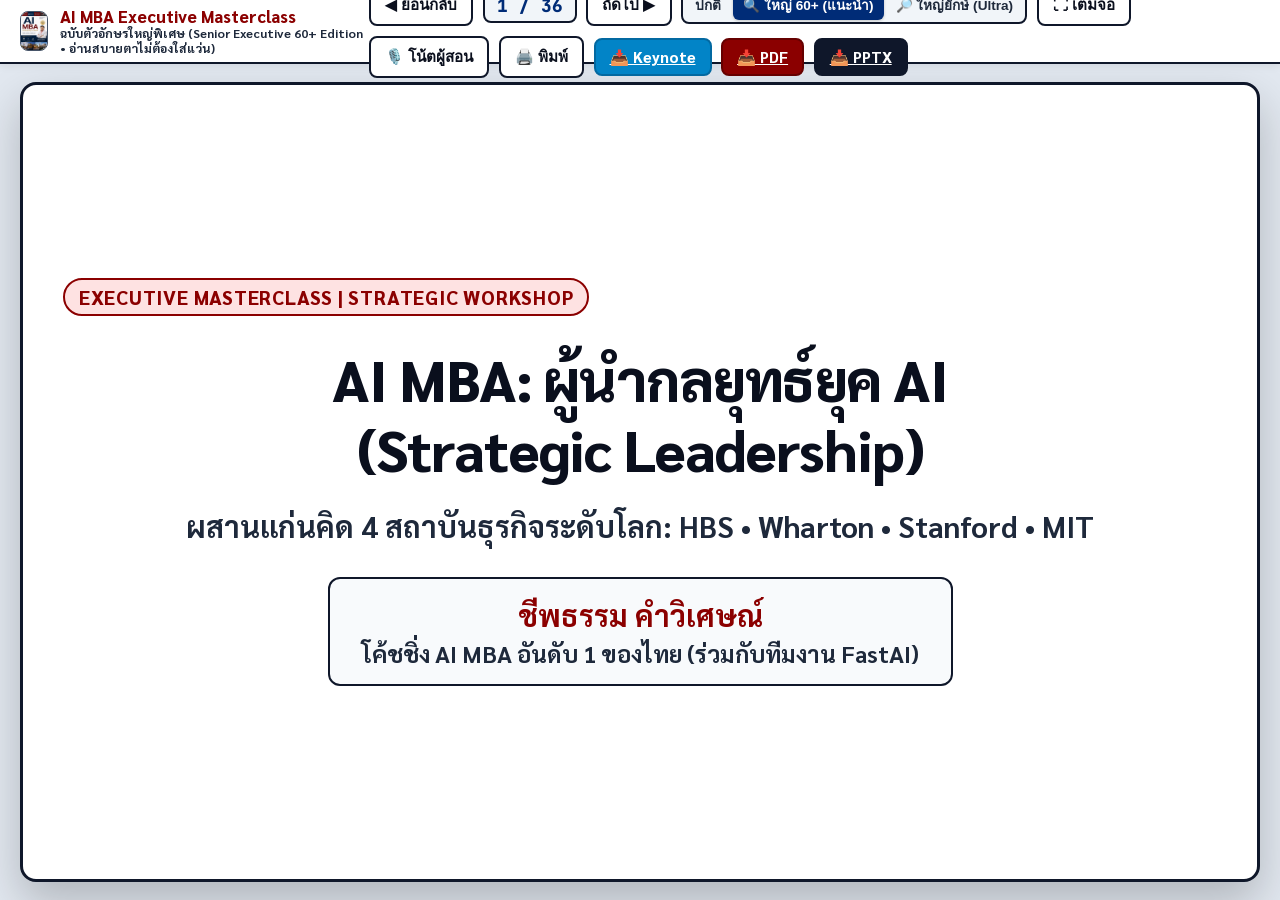
<file: slides.html>
<!DOCTYPE html>
<html lang="th" data-font-size="senior">
<head>
  <meta charset="UTF-8">
  <meta name="viewport" content="width=device-width, initial-scale=1.0, maximum-scale=5.0">
  <title>AI MBA Executive Masterclass — สไลด์บรรยายตัวอักษรใหญ่พิเศษ (วัย 60+ อ่านสบายตา)</title>
  
  <!-- Google Fonts: Sarabun, Inter, JetBrains Mono -->
  <link rel="preconnect" href="https://fonts.googleapis.com">
  <link rel="preconnect" href="https://fonts.gstatic.com" crossorigin>
  <link href="https://fonts.googleapis.com/css2?family=Inter:wght@400;600;700;800&family=Sarabun:wght@400;500;600;700;800&family=JetBrains+Mono:wght@500;700;800&display=swap" rel="stylesheet">
  
  <style>
    :root {
      /* High Contrast Color Palette for Maximum Legibility */
      --bg-body: #E2E8F0;
      --bg-slide: #FFFFFF;
      --bg-card: #FFFFFF;
      --bg-card-subtle: #F8FAFC;
      --border-strong: #0F172A;
      --border-medium: #475569;
      --border-light: #CBD5E1;
      
      --text-primary: #0A0F1D;
      --text-secondary: #1E293B;
      --text-muted: #475569;
      
      --hbs-crimson: #8B0000;
      --hbs-crimson-dark: #660000;
      --wharton-navy: #002C77;
      --stanford-cardinal: #8C1515;
      --mit-maroon: #7A0019;
      --accent-gold: #92400E;
      --accent-emerald: #065F46;
      --accent-blue: #0369A1;

      /* Base Font Scale (Default: Senior 60+ Edition) */
      --font-scale: 1.28;
    }

    /* Font Size Presets */
    html[data-font-size="standard"] { --font-scale: 1.0; }
    html[data-font-size="senior"] { --font-scale: 1.28; }
    html[data-font-size="ultra"] { --font-scale: 1.48; }

    * {
      box-sizing: border-box;
      margin: 0;
      padding: 0;
    }

    body {
      font-family: 'Sarabun', 'Inter', -apple-system, BlinkMacSystemFont, "Segoe UI", Roboto, sans-serif;
      background: var(--bg-body);
      color: var(--text-primary);
      display: flex;
      flex-direction: column;
      min-height: 100vh;
      height: 100vh;
      overflow: hidden;
      -webkit-font-smoothing: antialiased;
    }

    /* Top Control Bar */
    .topbar {
      height: 64px;
      background: #FFFFFF;
      border-bottom: 2.5px solid var(--border-strong);
      display: flex;
      align-items: center;
      justify-content: space-between;
      padding: 0 1.25rem;
      color: var(--text-primary);
      z-index: 100;
      box-shadow: 0 2px 8px rgba(0, 0, 0, 0.08);
      flex-shrink: 0;
    }

    .brand-title-group {
      display: flex;
      align-items: center;
      gap: 0.75rem;
    }

    .brand-logo-img {
      width: 40px;
      height: 40px;
      border-radius: 8px;
      object-fit: cover;
      border: 1.5px solid var(--border-medium);
    }

    .brand-title {
      font-size: 1.05rem;
      font-weight: 800;
      color: var(--hbs-crimson);
      display: flex;
      flex-direction: column;
      line-height: 1.2;
    }

    .brand-title span.sub {
      font-size: 0.78rem;
      color: var(--text-secondary);
      font-weight: 700;
    }

    .controls-bar {
      display: flex;
      align-items: center;
      gap: 0.6rem;
      flex-wrap: wrap;
    }

    .btn-nav {
      background: #FFFFFF;
      border: 2px solid var(--border-strong);
      color: var(--text-primary);
      padding: 7px 14px;
      border-radius: 8px;
      cursor: pointer;
      font-size: 0.95rem;
      font-weight: 800;
      display: inline-flex;
      align-items: center;
      gap: 0.4rem;
      transition: all 0.15s ease;
      user-select: none;
    }

    .btn-nav:hover {
      background: #0F172A;
      color: #FFFFFF;
      border-color: #0F172A;
      transform: translateY(-1px);
    }

    .btn-nav-primary {
      background: var(--hbs-crimson);
      color: #FFFFFF;
      border-color: var(--hbs-crimson-dark);
    }

    .btn-nav-primary:hover {
      background: var(--hbs-crimson-dark);
      color: #FFFFFF;
    }

    .slide-counter-badge {
      font-weight: 800;
      color: var(--wharton-navy);
      font-family: 'JetBrains Mono', monospace;
      font-size: 1.1rem;
      padding: 4px 12px;
      background: #F1F5F9;
      border: 2px solid var(--border-strong);
      border-radius: 8px;
      min-width: 90px;
      text-align: center;
    }

    /* Font Resizer Segmented Control */
    .font-resizer-group {
      display: flex;
      align-items: center;
      background: #F1F5F9;
      border: 2px solid var(--border-strong);
      border-radius: 8px;
      padding: 2px;
      gap: 2px;
    }

    .btn-font-scale {
      padding: 4px 10px;
      font-size: 0.85rem;
      font-weight: 800;
      border-radius: 6px;
      border: none;
      background: transparent;
      color: var(--text-secondary);
      cursor: pointer;
      transition: all 0.15s ease;
    }

    .btn-font-scale.active {
      background: var(--wharton-navy);
      color: #FFFFFF;
      box-shadow: 0 1px 3px rgba(0, 0, 0, 0.2);
    }

    /* Stage Area */
    .stage-container {
      flex: 1;
      display: flex;
      align-items: center;
      justify-content: center;
      padding: 1.25rem;
      position: relative;
      overflow-y: auto;
    }

    /* Slide Frame - Large Senior Format */
    .slide-frame {
      width: 100%;
      max-width: 1420px;
      min-height: calc(100vh - 100px);
      max-height: calc(100vh - 100px);
      background: var(--bg-slide);
      border: 3.5px solid var(--border-strong);
      border-radius: 16px;
      box-shadow: 0 20px 45px rgba(0, 0, 0, 0.22);
      display: none;
      flex-direction: column;
      position: relative;
      overflow-y: auto;
      padding: calc(2.2rem * var(--font-scale) * 0.7) calc(2.8rem * var(--font-scale) * 0.7);
      transition: font-size 0.2s ease;
    }

    .slide-frame.active {
      display: flex;
      animation: slideFadeIn 0.25s ease-out;
    }

    @keyframes slideFadeIn {
      from { opacity: 0; transform: scale(0.985); }
      to { opacity: 1; transform: scale(1); }
    }

    /* Module Badge */
    .module-badge {
      display: inline-flex;
      align-items: center;
      gap: 0.5rem;
      font-size: calc(0.95rem * var(--font-scale));
      font-weight: 800;
      letter-spacing: 0.04em;
      text-transform: uppercase;
      margin-bottom: 0.5rem;
      color: var(--hbs-crimson);
      background: #FEE2E2;
      border: 2px solid var(--hbs-crimson);
      padding: 0.25rem 0.85rem;
      border-radius: 9999px;
      align-self: flex-start;
    }

    /* Slide Title */
    .action-title {
      font-size: calc(1.75rem * var(--font-scale));
      font-weight: 800;
      line-height: 1.28;
      margin-bottom: calc(1.1rem * var(--font-scale) * 0.8);
      padding-bottom: 0.65rem;
      border-bottom: 3px solid var(--border-strong);
      color: var(--text-primary);
      letter-spacing: -0.01em;
    }

    /* Grid Layouts for Cards */
    .cards-grid {
      display: grid;
      gap: calc(1.25rem * var(--font-scale) * 0.8);
      flex: 1;
      align-content: stretch;
    }

    .grid-2 { grid-template-columns: 1fr 1fr; }
    .grid-3 { grid-template-columns: 1fr 1fr 1fr; }
    .grid-4 { grid-template-columns: 1fr 1fr; }
    .grid-5 { grid-template-columns: repeat(3, 1fr); }

    /* Card Item (Extra Large & Senior Readable) */
    .card {
      border-radius: 12px;
      padding: calc(1.35rem * var(--font-scale) * 0.8);
      display: flex;
      flex-direction: column;
      border: 2.5px solid var(--border-strong);
      background: #FFFFFF;
      box-shadow: 0 4px 10px rgba(0, 0, 0, 0.06);
    }

    .card-badge {
      font-size: calc(0.9rem * var(--font-scale));
      font-weight: 800;
      margin-bottom: 0.35rem;
      display: inline-block;
      text-transform: uppercase;
    }

    .card-title {
      font-size: calc(1.35rem * var(--font-scale));
      font-weight: 800;
      margin-bottom: 0.75rem;
      line-height: 1.3;
      color: var(--text-primary);
    }

    .card-list {
      list-style: none;
      font-size: calc(1.15rem * var(--font-scale));
      font-weight: 700;
      line-height: 1.65;
      color: var(--text-secondary);
    }

    .card-list li {
      margin-bottom: 0.65rem;
      padding-left: 1.6rem;
      position: relative;
    }

    .card-list li:last-child {
      margin-bottom: 0;
    }

    .card-list li::before {
      content: "▶";
      position: absolute;
      left: 0;
      color: var(--hbs-crimson);
      font-size: calc(0.95rem * var(--font-scale));
      top: 2px;
    }

    /* Prompt Box Engine */
    .prompt-box {
      background: #0F172A;
      border: 3px solid var(--border-strong);
      border-radius: 12px;
      padding: calc(1.6rem * var(--font-scale) * 0.8);
      color: #F8FAFC;
      font-family: 'JetBrains Mono', monospace;
      font-size: calc(1.12rem * var(--font-scale));
      font-weight: 700;
      line-height: 1.7;
      white-space: pre-wrap;
      overflow-y: auto;
      flex: 1;
      box-shadow: inset 0 2px 8px rgba(0, 0, 0, 0.4);
    }

    .prompt-box-header {
      color: #38BDF8;
      font-size: calc(1.2rem * var(--font-scale));
      font-weight: 800;
      margin-bottom: 0.75rem;
      padding-bottom: 0.5rem;
      border-bottom: 1.5px solid #334155;
    }

    /* Hero Slide Center */
    .hero-center {
      display: flex;
      flex-direction: column;
      justify-content: center;
      align-items: center;
      text-align: center;
      flex: 1;
      gap: 1.25rem;
      padding: 1rem 0;
    }

    .hero-title {
      font-size: calc(2.8rem * var(--font-scale));
      font-weight: 800;
      line-height: 1.22;
      color: var(--text-primary);
      letter-spacing: -0.02em;
    }

    .hero-sub {
      font-size: calc(1.45rem * var(--font-scale));
      font-weight: 700;
      color: var(--text-secondary);
      max-width: 1050px;
      line-height: 1.5;
    }

    .hero-gold {
      font-size: calc(1.5rem * var(--font-scale));
      color: var(--accent-gold);
      font-weight: 800;
      background: #FEF3C7;
      border: 2.5px solid #D97706;
      padding: 0.85rem 1.85rem;
      border-radius: 12px;
      line-height: 1.45;
      max-width: 1000px;
    }

    .author-card-hero {
      background: #F8FAFC;
      border: 2.5px solid var(--border-strong);
      padding: 1rem 2rem;
      border-radius: 12px;
      margin-top: 0.5rem;
    }

    /* Notes Drawer */
    .notes-drawer {
      height: 160px;
      background: #FFFFFF;
      border-top: 3px solid var(--border-strong);
      padding: 1rem 1.5rem;
      color: var(--text-primary);
      font-size: calc(1.05rem * var(--font-scale) * 0.9);
      font-weight: 700;
      overflow-y: auto;
      display: none;
      box-shadow: 0 -4px 15px rgba(0, 0, 0, 0.1);
      flex-shrink: 0;
    }

    .notes-drawer.open {
      display: block;
    }

    .notes-header {
      font-weight: 800;
      color: var(--hbs-crimson);
      margin-bottom: 0.4rem;
      font-size: 1.15rem;
      display: flex;
      align-items: center;
      gap: 0.4rem;
    }

    /* Print Handout Optimization */
    @media print {
      body {
        background: #FFFFFF;
        height: auto;
        overflow: visible;
      }
      .topbar, .notes-drawer {
        display: none !important;
      }
      .stage-container {
        padding: 0;
        display: block;
      }
      .slide-frame {
        display: flex !important;
        page-break-after: always;
        box-shadow: none;
        border: 2px solid #000000;
        min-height: 96vh;
        max-height: 96vh;
        margin-bottom: 2rem;
      }
    }

    /* Responsive for Tablets / Laptops */
    @media (max-width: 1024px) {
      .grid-3 { grid-template-columns: 1fr; }
      .grid-4 { grid-template-columns: 1fr; }
      .grid-2 { grid-template-columns: 1fr; }
      .slide-frame {
        max-height: none;
        min-height: auto;
        padding: 1.5rem;
      }
      body {
        height: auto;
        overflow-y: auto;
      }
      .topbar {
        height: auto;
        padding: 0.75rem 1rem;
        flex-direction: column;
        gap: 0.75rem;
      }
    }
  </style>
</head>
<body>

  <!-- Top Navigation & Presentation Controls -->
  <header class="topbar">
    <div class="brand-title-group">
      <img src="AI MBA.png" alt="AI MBA Logo" class="brand-logo-img">
      <div class="brand-title">
        <span>AI MBA Executive Masterclass</span>
        <span class="sub">ฉบับตัวอักษรใหญ่พิเศษ (Senior Executive 60+ Edition • อ่านสบายตาไม่ต้องใส่แว่น)</span>
      </div>
    </div>

    <div class="controls-bar">
      <!-- Navigation Buttons -->
      <button class="btn-nav" onclick="prevSlide()" title="สไลด์ก่อนหน้า (Arrow Left / Page Up)">
        ◀ ย้อนกลับ
      </button>
      <span class="slide-counter-badge" id="slideCounter">1 / 36</span>
      <button class="btn-nav" onclick="nextSlide()" title="สไลด์ถัดไป (Arrow Right / Spacebar)">
        ถัดไป ▶
      </button>

      <!-- Font Size Resizer Controls -->
      <div class="font-resizer-group" title="ปรับขนาดตัวอักษรสำหรับผู้บริหาร">
        <button class="btn-font-scale" onclick="setFontScale('standard')" id="btnFontStandard">ปกติ</button>
        <button class="btn-font-scale active" onclick="setFontScale('senior')" id="btnFontSenior">🔍 ใหญ่ 60+ (แนะนำ)</button>
        <button class="btn-font-scale" onclick="setFontScale('ultra')" id="btnFontUltra">🔎 ใหญ่ยักษ์ (Ultra)</button>
      </div>

      <!-- Fullscreen / Presentation Mode -->
      <button class="btn-nav" onclick="toggleFullscreen()" id="btnFullscreen" title="โหมดนำเสนอเต็มจอ">
        ⛶ เต็มจอ
      </button>

      <!-- Speaker Notes -->
      <button class="btn-nav" onclick="toggleNotes()" title="เปิด/ปิด บทพูดผู้สอน (กดคีย์บอร์ด N)">
        🎙️ โน้ตผู้สอน
      </button>

      <!-- Print Handout -->
      <button class="btn-nav" onclick="window.print()" title="พิมพ์เอกสารแจก">
        🖨️ พิมพ์
      </button>

      <!-- Download Formats -->
      <a href="AI_MBA_Executive_Masterclass.key" download class="btn-nav" style="background:#0284C7; color:#FFFFFF; border-color:#0369A1;" title="ดาวน์โหลดไฟล์ Keynote สำหรับ Mac">
        📥 Keynote
      </a>
      <a href="AI_MBA_Executive_Masterclass.pdf" download class="btn-nav btn-nav-primary" title="ดาวน์โหลดไฟล์ PDF เอกสารแจก">
        📥 PDF
      </a>
      <a href="AI_MBA_Executive_Masterclass.pptx" download class="btn-nav" style="background:#0F172A; color:#FFFFFF; border-color:#0F172A;" title="ดาวน์โหลดไฟล์ PowerPoint">
        📥 PPTX
      </a>
    </div>
  </header>

  <!-- Slide Stage Container -->
  <main class="stage-container" id="stage">
    <!-- Rendered dynamically via JavaScript -->
  </main>

  <!-- Speaker Notes Drawer -->
  <aside class="notes-drawer" id="notesDrawer">
    <div class="notes-header">
      <span>🎙️</span> Speaker Notes (บทพูดและประเด็นโค้ชชิ่งสำหรับผู้สอน / ชีพธรรม คำวิเศษณ์):
    </div>
    <div id="notesContent" style="white-space: pre-wrap; line-height: 1.6; color: var(--text-secondary);"></div>
  </aside>

  <!-- Slide Data & Logic -->
  <script src="js/data/masterclass_slides_data.js"></script>
  <script>
    let currentSlide = 0;
    const stage = document.getElementById('stage');
    const counter = document.getElementById('slideCounter');
    const notesContent = document.getElementById('notesContent');
    const notesDrawer = document.getElementById('notesDrawer');

    // Font Scale Switcher
    function setFontScale(mode) {
      document.documentElement.setAttribute('data-font-size', mode);
      localStorage.setItem('aimba_slide_font_mode', mode);
      
      document.getElementById('btnFontStandard').classList.toggle('active', mode === 'standard');
      document.getElementById('btnFontSenior').classList.toggle('active', mode === 'senior');
      document.getElementById('btnFontUltra').classList.toggle('active', mode === 'ultra');
    }

    // Restore saved font preference
    const savedMode = localStorage.getItem('aimba_slide_font_mode') || 'senior';
    setFontScale(savedMode);

    // Fullscreen Toggle
    function toggleFullscreen() {
      if (!document.fullscreenElement) {
        document.documentElement.requestFullscreen().catch(err => {
          console.warn('Fullscreen request failed:', err);
        });
      } else {
        if (document.exitFullscreen) {
          document.exitFullscreen();
        }
      }
    }

    // Render Slide
    function renderSlide() {
      const data = SLIDES_DATA[currentSlide];
      counter.innerText = `${currentSlide + 1} / ${SLIDES_DATA.length}`;
      notesContent.innerText = data.notes || '(ไม่มีบันทึกเฉพาะสไลด์นี้)';

      let html = '';
      if (data.type === 'hero') {
        html = `
          <div class="slide-frame active">
            <div class="hero-center">
              <div class="module-badge">${data.badge}</div>
              <h1 class="hero-title">${data.title}</h1>
              ${data.subtitle ? `<div class="hero-sub">${data.subtitle}</div>` : ''}
              ${data.quote ? `<div class="hero-gold">${data.quote}</div>` : ''}
              ${data.author ? `
                <div class="author-card-hero">
                  <strong style="color: var(--hbs-crimson); font-size: calc(1.45rem * var(--font-scale)); display: block; margin-bottom: 4px;">${data.author}</strong>
                  <span style="color: #1E293B; font-size: calc(1.15rem * var(--font-scale)); font-weight: 700;">${data.credentials}</span>
                </div>
              ` : ''}
              ${data.cards ? `
                <div class="cards-grid grid-3" style="width: 100%; margin-top: 1rem;">
                  ${data.cards.map(c => `
                    <div class="card" style="text-align: left;">
                      <div class="card-badge" style="color: var(--hbs-crimson);">${c.badge}</div>
                      <div class="card-title" style="color: var(--text-primary);">${c.title}</div>
                      <div style="font-size: calc(1.1rem * var(--font-scale)); color: var(--text-secondary); line-height: 1.65; font-weight: 700;">${c.items.join('<br>')}</div>
                    </div>
                  `).join('')}
                </div>
              ` : ''}
            </div>
          </div>
        `;
      } else if (data.type === 'prompt') {
        html = `
          <div class="slide-frame active">
            <div class="module-badge">${data.badge} | STRATEGIC PROMPT ENGINE</div>
            <h2 class="action-title">${data.title}</h2>
            <div class="prompt-box">
              <div class="prompt-box-header">⚡ LIVE PROMPT LAB ENGINE: ${data.promptTitle}</div>
${data.promptText}
            </div>
          </div>
        `;
      } else {
        const gridClass = `grid-${data.cards.length <= 2 ? 2 : data.cards.length === 3 ? 3 : data.cards.length === 4 ? 4 : 5}`;
        html = `
          <div class="slide-frame active">
            <div class="module-badge">${data.badge} | STRATEGIC WORKSHOP MANUAL</div>
            <h2 class="action-title">${data.title}</h2>
            <div class="cards-grid ${gridClass}">
              ${data.cards.map(c => `
                <div class="card">
                  ${c.badge ? `<div class="card-badge" style="color: ${c.color || 'var(--hbs-crimson)'};">[${c.badge}]</div>` : ''}
                  <div class="card-title" style="color: ${c.color || 'var(--text-primary)'};">${c.title}</div>
                  <ul class="card-list">
                    ${c.items.map(it => `<li>${it}</li>`).join('')}
                  </ul>
                </div>
              `).join('')}
            </div>
          </div>
        `;
      }
      stage.innerHTML = html;
    }

    function nextSlide() {
      if (currentSlide < SLIDES_DATA.length - 1) {
        currentSlide++;
        renderSlide();
      }
    }

    function prevSlide() {
      if (currentSlide > 0) {
        currentSlide--;
        renderSlide();
      }
    }

    function toggleNotes() {
      notesDrawer.classList.toggle('open');
    }

    // Keyboard Shortcuts
    document.addEventListener('keydown', (e) => {
      if (e.key === 'ArrowRight' || e.key === ' ' || e.key === 'PageDown') {
        e.preventDefault();
        nextSlide();
      }
      if (e.key === 'ArrowLeft' || e.key === 'PageUp') {
        e.preventDefault();
        prevSlide();
      }
      if (e.key === 'n' || e.key === 'N') {
        toggleNotes();
      }
      if (e.key === 'f' || e.key === 'F') {
        toggleFullscreen();
      }
    });

    // Touch Swipe Support for Tablets / iPads
    let touchStartX = 0;
    let touchEndX = 0;

    document.addEventListener('touchstart', (e) => {
      touchStartX = e.changedTouches[0].screenX;
    }, { passive: true });

    document.addEventListener('touchend', (e) => {
      touchEndX = e.changedTouches[0].screenX;
      if (touchStartX - touchEndX > 60) nextSlide();
      if (touchEndX - touchStartX > 60) prevSlide();
    }, { passive: true });

    // Initial render
    renderSlide();
  </script>
</body>
</html>
</file>
<file: css/main.css>
/* ==========================================================================
   AI MBA Handbook - Core Design System & B-School CI Tokens
   Co-Authored by Cheeptham Khamwiset & Codex
   ========================================================================== */

:root {
  /* Elite B-School Corporate Identity (CI) Colors */
  --hbs-crimson: #A51C30;       /* Harvard Business School Crimson */
  --hbs-crimson-dark: #7C1322;
  --wharton-navy: #002D62;      /* Wharton / Penn Navy Blue */
  --wharton-navy-light: #0A4384;
  --stanford-cardinal: #8C1D40;  /* Stanford GSB Cardinal Red */
  --stanford-sandstone: #EAE6DF;
  --mit-slate: #2B3A42;         /* MIT Sloan Slate Gray */
  --mit-titanium: #475569;
  --mit-cyan: #0284C7;          /* Modern Tech Accent */
  
  /* Primary & Accent Palettes */
  --primary: var(--wharton-navy);
  --primary-hover: var(--wharton-navy-light);
  --accent: var(--hbs-crimson);
  --accent-hover: var(--hbs-crimson-dark);
  --accent-gold: #B45309;
  --accent-gold-light: #FEF3C7;
  
  /* Surface & Neutral Colors (Pure Clean Light Academic Mode - Default) */
  --bg-body: #F8FAFC;
  --bg-surface: #FFFFFF;
  --bg-surface-elevated: #FFFFFF;
  --bg-sidebar: #FFFFFF;
  --bg-subtle: #F1F5F9;
  --bg-card: #FFFFFF;
  --bg-highlight: #FFFBEB;
  
  /* High-Contrast Sharp Text Colors (Black / Deep Slate) */
  --text-primary: #0F172A;      /* Pure Deep Slate Black */
  --text-secondary: #1E293B;    /* Crisp Dark Charcoal */
  --text-muted: #64748B;        /* Cool Gray */
  --text-inverse: #FFFFFF;
  --text-accent: var(--hbs-crimson);
  --border-color: #E2E8F0;
  --border-light: #F1F5F9;
  --border-focus: var(--wharton-navy);

  /* AI Platform Brand Colors */
  --ai-gemini: #1D4ED8;
  --ai-notebooklm: #4338CA;
  --ai-claude: #B45309;
  --ai-grok: #0F172A;
  --ai-copilot: #0369A1;
  --ai-perplexity: #0F766E;
  --ai-chatgpt: #059669;

  /* Typography */
  --font-body: 'Sarabun', 'Inter', -apple-system, BlinkMacSystemFont, 'Segoe UI', Roboto, sans-serif;
  --font-heading: 'Inter', 'Sarabun', sans-serif;
  --font-serif: Georgia, 'Times New Roman', serif;
  --font-mono: 'JetBrains Mono', 'Fira Code', monospace;

  /* Elevation & Shadows */
  --shadow-sm: 0 1px 3px 0 rgba(0, 0, 0, 0.06), 0 1px 2px 0 rgba(0, 0, 0, 0.04);
  --shadow-md: 0 4px 6px -1px rgba(0, 0, 0, 0.07), 0 2px 4px -2px rgba(0, 0, 0, 0.05);
  --shadow-lg: 0 10px 15px -3px rgba(0, 0, 0, 0.08), 0 4px 6px -4px rgba(0, 0, 0, 0.04);
  --shadow-xl: 0 20px 25px -5px rgba(0, 0, 0, 0.08), 0 8px 10px -6px rgba(0, 0, 0, 0.04);
  --shadow-book: 0 20px 35px -8px rgba(0, 45, 98, 0.25);

  /* Transitions & Radii */
  --radius-sm: 6px;
  --radius-md: 10px;
  --radius-lg: 16px;
  --radius-full: 9999px;
  --transition-fast: 150ms cubic-bezier(0.4, 0, 0.2, 1);
  --transition-normal: 250ms cubic-bezier(0.4, 0, 0.2, 1);
  --transition-smooth: 350ms cubic-bezier(0.16, 1, 0.3, 1);
}

/* Optional Dark Mode (Available if toggled) */
[data-theme="dark"] {
  --bg-body: #090D16;
  --bg-surface: #0F172A;
  --bg-surface-elevated: #1E293B;
  --bg-sidebar: #0F172A;
  --bg-subtle: #1E293B;
  --bg-card: #0F172A;
  --bg-highlight: #2A2415;
  
  --text-primary: #F8FAFC;
  --text-secondary: #CBD5E1;
  --text-muted: #94A3B8;
  --text-inverse: #0F172A;
  --text-accent: #F87171;
  
  --border-color: #334155;
  --border-light: #1E293B;
  --border-focus: #38BDF8;

  --shadow-book: 0 25px 50px -12px rgba(0, 0, 0, 0.7);
}

/* Reset & Base Styles */
*, *::before, *::after {
  box-sizing: border-box;
  margin: 0;
  padding: 0;
}

html {
  scroll-behavior: smooth;
  font-size: 16px;
  -webkit-text-size-adjust: 100%;
}

body {
  font-family: var(--font-body);
  background-color: var(--bg-body);
  color: var(--text-primary);
  line-height: 1.7;
  font-feature-settings: "cv02", "cv03", "cv04", "cv11";
  overflow-x: hidden;
  transition: background-color var(--transition-normal), color var(--transition-normal);
}

/* Reading Font Scaling */
body.font-sm { font-size: 14.5px; }
body.font-md { font-size: 16px; }
body.font-lg { font-size: 17.5px; }
body.font-xl { font-size: 19px; }

h1, h2, h3, h4, h5, h6 {
  font-family: var(--font-heading);
  color: var(--text-primary);
  font-weight: 700;
  line-height: 1.3;
  letter-spacing: -0.015em;
}

a {
  color: var(--wharton-navy-light);
  text-decoration: none;
  transition: color var(--transition-fast);
}

[data-theme="dark"] a {
  color: #38BDF8;
}

a:hover {
  color: var(--hbs-crimson);
}

img {
  max-width: 100%;
  height: auto;
  display: block;
}

button, input, select, textarea {
  font-family: inherit;
  font-size: inherit;
}

/* Custom Scrollbars */
::-webkit-scrollbar {
  width: 8px;
  height: 8px;
}

::-webkit-scrollbar-track {
  background: var(--bg-subtle);
}

::-webkit-scrollbar-thumb {
  background: var(--mit-titanium);
  border-radius: var(--radius-full);
}

::-webkit-scrollbar-thumb:hover {
  background: var(--wharton-navy);
}

/* Utility Containers */
.container {
  width: 100%;
  max-width: 1280px;
  margin: 0 auto;
  padding: 0 1.5rem;
}

/* Elite CI Badges */
.badge-school {
  display: inline-flex;
  align-items: center;
  gap: 0.35rem;
  padding: 0.25rem 0.65rem;
  border-radius: var(--radius-sm);
  font-size: 0.75rem;
  font-weight: 700;
  text-transform: uppercase;
  letter-spacing: 0.05em;
}

.badge-hbs {
  background: #FFF1F2;
  color: #9F1239;
  border: 1px solid #FDA4AF;
}

.badge-wharton {
  background: #EFF6FF;
  color: #002D62;
  border: 1px solid #93C5FD;
}

.badge-stanford {
  background: #FFF1F2;
  color: #8C1D40;
  border: 1px solid #FECDD3;
}

.badge-mit {
  background: #F1F5F9;
  color: #0F172A;
  border: 1px solid #CBD5E1;
}

[data-theme="dark"] .badge-hbs { background: rgba(225, 29, 72, 0.15); color: #FFA4B1; border-color: rgba(255, 164, 177, 0.3); }
[data-theme="dark"] .badge-wharton { background: rgba(37, 99, 235, 0.15); color: #93C5FD; border-color: rgba(147, 197, 253, 0.3); }
[data-theme="dark"] .badge-stanford { background: rgba(225, 29, 72, 0.15); color: #FCA5A5; border-color: rgba(252, 165, 165, 0.3); }
[data-theme="dark"] .badge-mit { background: rgba(100, 116, 139, 0.15); color: #38BDF8; border-color: rgba(56, 189, 248, 0.3); }

/* Global Toast Notification */
.toast {
  position: fixed;
  bottom: 2rem;
  right: 2rem;
  background: #0F172A;
  color: #FFFFFF;
  padding: 0.9rem 1.4rem;
  border-radius: var(--radius-md);
  box-shadow: var(--shadow-xl);
  display: flex;
  align-items: center;
  gap: 0.75rem;
  z-index: 9999;
  font-weight: 500;
  font-size: 0.925rem;
  transform: translateY(120%);
  opacity: 0;
  transition: transform var(--transition-smooth), opacity var(--transition-smooth);
  border-left: 4px solid var(--accent-gold);
}

.toast.show {
  transform: translateY(0);
  opacity: 1;
}
</file>
<file: css/reader.css>
/* ==========================================================================
   AI MBA Handbook - Reader Layout, 3D Book Showcase & Navigation
   ========================================================================== */

/* Top Navigation Header */
.site-header {
  position: sticky;
  top: 0;
  z-index: 100;
  background: var(--bg-surface);
  border-bottom: 1px solid var(--border-color);
  backdrop-filter: blur(12px);
  -webkit-backdrop-filter: blur(12px);
  transition: all var(--transition-fast);
}

.header-container {
  display: flex;
  align-items: center;
  justify-content: space-between;
  height: 70px;
  gap: 1rem;
}

.header-brand-group {
  display: flex;
  align-items: center;
  gap: 1.25rem;
}

.brand-logo-link {
  display: flex;
  align-items: center;
  gap: 0.75rem;
  text-decoration: none;
}

.brand-crest {
  width: 40px;
  height: 40px;
  background: linear-gradient(135deg, var(--wharton-navy) 0%, var(--hbs-crimson) 100%);
  border-radius: var(--radius-md);
  display: flex;
  align-items: center;
  justify-content: center;
  color: #FFFFFF;
  font-weight: 800;
  font-size: 1.05rem;
  box-shadow: 0 4px 10px rgba(0, 45, 98, 0.2);
}

.brand-titles {
  display: flex;
  flex-direction: column;
}

.brand-main-title {
  font-size: 1.05rem;
  font-weight: 800;
  letter-spacing: -0.01em;
  color: var(--text-primary);
  line-height: 1.15;
}

.brand-sub-title {
  font-size: 0.72rem;
  color: var(--text-muted);
  font-weight: 500;
}

.header-school-badges {
  display: flex;
  align-items: center;
  gap: 0.4rem;
}

@media (max-width: 900px) {
  .header-school-badges {
    display: none;
  }
}

/* Quick Action Controls & Social Links (Top Right) */
.header-controls {
  display: flex;
  align-items: center;
  gap: 0.6rem;
}

.header-social-links {
  display: flex;
  align-items: center;
  gap: 0.4rem;
}

.btn-social-icon {
  width: 36px;
  height: 36px;
  border-radius: var(--radius-md);
  display: inline-flex;
  align-items: center;
  justify-content: center;
  background: var(--bg-subtle);
  border: 1px solid var(--border-color);
  color: var(--text-secondary);
  transition: all var(--transition-fast);
  text-decoration: none;
}

.btn-social-icon:hover {
  transform: translateY(-2px);
  box-shadow: var(--shadow-sm);
}

.btn-social-fb:hover {
  background: #1877F2;
  color: #FFFFFF !important;
  border-color: #1877F2;
}

.btn-social-yt:hover {
  background: #FF0000;
  color: #FFFFFF !important;
  border-color: #FF0000;
}

.btn-social-x:hover {
  background: #0F172A;
  color: #FFFFFF !important;
  border-color: #0F172A;
}

[data-theme="dark"] .btn-social-x:hover {
  background: #FFFFFF;
  color: #0F172A !important;
  border-color: #FFFFFF;
}

.header-divider {
  width: 1px;
  height: 24px;
  background: var(--border-color);
  margin: 0 0.2rem;
}

.btn-nav-download {
  display: inline-flex;
  align-items: center;
  gap: 0.45rem;
  background: var(--bg-subtle);
  border: 1px solid var(--border-color);
  color: var(--wharton-navy) !important;
  font-size: 0.82rem;
  font-weight: 700;
  padding: 0.45rem 0.85rem;
  border-radius: var(--radius-md);
  text-decoration: none;
  transition: all var(--transition-fast);
  white-space: nowrap;
}

.btn-nav-download:hover {
  background: var(--wharton-navy);
  color: #FFFFFF !important;
  border-color: var(--wharton-navy);
}

[data-theme="dark"] .btn-nav-download {
  color: #93C5FD !important;
}

[data-theme="dark"] .btn-nav-download:hover {
  background: #2563EB;
  color: #FFFFFF !important;
}

@media (max-width: 640px) {
  .btn-nav-download span {
    display: none;
  }
  .btn-nav-download {
    padding: 0.45rem;
  }
}

.control-group {
  display: flex;
  align-items: center;
  background: var(--bg-subtle);
  border: 1px solid var(--border-color);
  border-radius: var(--radius-md);
  overflow: hidden;
}

.btn-control-icon {
  background: transparent;
  color: var(--text-secondary);
  border: none;
  width: 36px;
  height: 36px;
  display: inline-flex;
  align-items: center;
  justify-content: center;
  cursor: pointer;
  font-weight: 700;
  font-size: 0.85rem;
  transition: all var(--transition-fast);
}

.btn-control-icon:hover {
  background: var(--border-color);
  color: var(--text-primary);
}

.theme-toggle-btn {
  background: var(--bg-subtle);
  border: 1px solid var(--border-color);
  border-radius: var(--radius-md);
}

.sun-icon { display: block; }
.moon-icon { display: none; }

[data-theme="dark"] .sun-icon { display: none; }
[data-theme="dark"] .moon-icon { display: block; }

/* Reading Progress Bar */
.reading-progress-track {
  position: sticky;
  top: 0;
  left: 0;
  width: 100%;
  height: 3px;
  background: transparent;
  z-index: 101;
}

.reading-progress-bar {
  height: 100%;
  width: 0%;
  background: linear-gradient(90deg, var(--hbs-crimson), var(--accent-gold), var(--wharton-navy));
  transition: width 100ms ease;
}

/* Author Social Row */
.author-social-row {
  display: flex;
  align-items: center;
  gap: 0.45rem;
  margin-top: 0.45rem;
  flex-wrap: wrap;
}

.author-social-badge {
  display: inline-flex;
  align-items: center;
  gap: 0.35rem;
  font-size: 0.72rem;
  font-weight: 700;
  padding: 0.2rem 0.55rem;
  border-radius: 4px;
  text-decoration: none;
  transition: all var(--transition-fast);
  border: 1px solid var(--border-color);
}

.author-social-badge.fb {
  background: #EFF6FF;
  color: #1D4ED8;
  border-color: #BFDBFE;
}

.author-social-badge.fb:hover {
  background: #1877F2;
  color: #FFFFFF;
  border-color: #1877F2;
}

.author-social-badge.yt {
  background: #FEF2F2;
  color: #DC2626;
  border-color: #FECACA;
}

.author-social-badge.yt:hover {
  background: #FF0000;
  color: #FFFFFF;
  border-color: #FF0000;
}

.author-social-badge.x {
  background: #F1F5F9;
  color: #0F172A;
  border-color: #CBD5E1;
}

.author-social-badge.x:hover {
  background: #0F172A;
  color: #FFFFFF;
  border-color: #0F172A;
}

[data-theme="dark"] .author-social-badge.fb { background: rgba(37, 99, 235, 0.15); color: #93C5FD; border-color: rgba(37, 99, 235, 0.35); }
[data-theme="dark"] .author-social-badge.yt { background: rgba(220, 38, 38, 0.15); color: #FCA5A5; border-color: rgba(220, 38, 38, 0.35); }
[data-theme="dark"] .author-social-badge.x { background: rgba(148, 163, 184, 0.15); color: #E2E8F0; border-color: rgba(148, 163, 184, 0.35); }

.reading-progress-fill {
  height: 100%;
  width: 0%;
  background: linear-gradient(90deg, var(--hbs-crimson), var(--accent-gold), var(--wharton-navy));
  transition: width 100ms ease;
}

/* Hero Showcase & 3D Book Section */
.hero-book-section {
  background: linear-gradient(180deg, rgba(0, 45, 98, 0.04) 0%, rgba(165, 28, 48, 0.02) 50%, var(--bg-body) 100%);
  padding: 3rem 0 2rem;
  border-bottom: 1px solid var(--border-color);
  position: relative;
  overflow: hidden;
}

[data-theme="dark"] .hero-book-section {
  background: linear-gradient(180deg, rgba(15, 23, 42, 0.8) 0%, var(--bg-body) 100%);
}

.hero-grid {
  display: grid;
  grid-template-columns: 1.15fr 1fr;
  gap: 3rem;
  align-items: center;
}

/* Dual Books Evolution Showcase */
.hero-book-showcase {
  display: flex;
  flex-direction: column;
  align-items: center;
  gap: 1.25rem;
  width: 100%;
}

.evolution-header-badge {
  background: var(--bg-highlight);
  color: #92400E;
  border: 1px solid rgba(217, 119, 6, 0.3);
  font-size: 0.8rem;
  font-weight: 700;
  padding: 0.35rem 0.9rem;
  border-radius: 9999px;
  text-align: center;
  box-shadow: var(--shadow-sm);
}

[data-theme="dark"] .evolution-header-badge {
  background: rgba(217, 119, 6, 0.15);
  color: #FDE68A;
  border-color: rgba(217, 119, 6, 0.4);
}

.dual-books-row {
  display: flex;
  align-items: center;
  justify-content: center;
  gap: 1.25rem;
  width: 100%;
  perspective: 1200px;
}

.book-card-item {
  display: flex;
  flex-direction: column;
  align-items: center;
  gap: 0.6rem;
  text-align: center;
  transition: transform var(--transition-normal);
  flex: 1;
  max-width: 220px;
}

.book-card-item:hover {
  transform: translateY(-4px);
}

.book-edition-badge {
  font-size: 0.72rem;
  font-weight: 800;
  padding: 0.25rem 0.6rem;
  border-radius: 9999px;
  letter-spacing: 0.03em;
  white-space: nowrap;
}

.badge-v1 {
  background: #F1F5F9;
  color: #475569;
  border: 1px solid #CBD5E1;
}

.badge-v2 {
  background: #EFF6FF;
  color: var(--wharton-navy);
  border: 1px solid #93C5FD;
}

[data-theme="dark"] .badge-v1 {
  background: #1E293B;
  color: #94A3B8;
  border-color: #334155;
}

[data-theme="dark"] .badge-v2 {
  background: rgba(96, 165, 250, 0.15);
  color: #93C5FD;
  border-color: rgba(96, 165, 250, 0.3);
}

.book-mini-3d {
  position: relative;
  width: 100%;
  border-radius: 6px 12px 12px 6px;
  overflow: hidden;
  box-shadow: 0 12px 24px -6px rgba(0, 0, 0, 0.15), 0 4px 6px -2px rgba(0, 0, 0, 0.05);
  border: 1px solid var(--border-color);
  background: #FFFFFF;
}

.book-v2 .book-mini-3d {
  box-shadow: 0 16px 32px -6px rgba(0, 45, 98, 0.28), 0 6px 12px -2px rgba(0, 45, 98, 0.15);
  border: 2px solid var(--wharton-navy);
  transform: scale(1.04);
}

[data-theme="dark"] .book-v2 .book-mini-3d {
  border-color: #60A5FA;
  box-shadow: 0 16px 32px -6px rgba(96, 165, 250, 0.35);
}

.book-cover-img {
  width: 100%;
  height: auto;
  aspect-ratio: 1 / 1.45;
  object-fit: cover;
  display: block;
}

.img-v1 {
  filter: saturate(0.95);
}

.book-edition-caption {
  display: flex;
  flex-direction: column;
  align-items: center;
  gap: 0.25rem;
}

.book-edition-caption strong {
  font-size: 0.8rem;
  color: var(--text-primary);
  line-height: 1.2;
}

.book-edition-caption span {
  font-size: 0.72rem;
  color: var(--text-muted);
}

.btn-v1-archive-link {
  display: inline-flex;
  align-items: center;
  gap: 0.35rem;
  font-size: 0.72rem;
  font-weight: 700;
  color: var(--wharton-navy);
  background: var(--bg-subtle);
  border: 1px solid var(--border-color);
  padding: 0.25rem 0.55rem;
  border-radius: 4px;
  margin-top: 0.35rem;
  transition: all var(--transition-fast);
  text-decoration: none;
}

.btn-v1-archive-link:hover {
  background: var(--wharton-navy);
  color: #FFFFFF;
  border-color: var(--wharton-navy);
}

[data-theme="dark"] .btn-v1-archive-link {
  color: #93C5FD;
}

[data-theme="dark"] .btn-v1-archive-link:hover {
  background: #2563EB;
  color: #FFFFFF;
}

.archive-footer-row {
  margin-top: 0.35rem;
}

.link-archive-slideshare {
  display: inline-flex;
  align-items: center;
  gap: 0.35rem;
  font-size: 0.76rem;
  color: var(--text-muted);
  text-decoration: underline;
  transition: color var(--transition-fast);
}

.link-archive-slideshare:hover {
  color: var(--wharton-navy);
}

[data-theme="dark"] .link-archive-slideshare:hover {
  color: #93C5FD;
}

.evolution-arrow-connector {
  display: flex;
  flex-direction: column;
  align-items: center;
  gap: 0.25rem;
  flex-shrink: 0;
}

.arrow-circle {
  width: 34px;
  height: 34px;
  border-radius: 50%;
  background: var(--bg-surface);
  border: 2px solid var(--accent-gold);
  color: var(--accent-gold);
  display: flex;
  align-items: center;
  justify-content: center;
  font-weight: 800;
  font-size: 0.95rem;
  box-shadow: var(--shadow-sm);
}

.evolution-pill {
  font-size: 0.68rem;
  font-weight: 700;
  color: var(--accent-gold);
  text-transform: uppercase;
  letter-spacing: 0.05em;
}

.book-download-action {
  display: flex;
  flex-direction: column;
  align-items: center;
  gap: 0.4rem;
  width: 100%;
  max-width: 440px;
  margin-top: 0.5rem;
}

.download-buttons-group {
  display: flex;
  gap: 0.65rem;
  width: 100%;
}

.btn-hero-download {
  display: inline-flex;
  align-items: center;
  justify-content: center;
  gap: 0.5rem;
  background: linear-gradient(135deg, var(--wharton-navy) 0%, #0A4384 100%);
  color: #FFFFFF !important;
  font-size: 0.88rem;
  font-weight: 700;
  padding: 0.75rem 1.15rem;
  border-radius: var(--radius-md);
  text-decoration: none;
  flex: 1.2;
  box-shadow: 0 4px 14px rgba(0, 45, 98, 0.25);
  transition: all var(--transition-normal);
  white-space: nowrap;
}

.btn-hero-download:hover {
  background: linear-gradient(135deg, #0A4384 0%, var(--hbs-crimson) 100%);
  transform: translateY(-2px);
  box-shadow: 0 8px 20px rgba(0, 45, 98, 0.35);
}

.btn-hero-gdrive {
  display: inline-flex;
  align-items: center;
  justify-content: center;
  gap: 0.45rem;
  background: #FFFFFF;
  color: #1E293B !important;
  border: 1px solid var(--border-color);
  font-size: 0.88rem;
  font-weight: 700;
  padding: 0.75rem 1.1rem;
  border-radius: var(--radius-md);
  text-decoration: none;
  flex: 1;
  box-shadow: var(--shadow-sm);
  transition: all var(--transition-normal);
  white-space: nowrap;
}

.btn-hero-gdrive:hover {
  border-color: #2563EB;
  color: #2563EB !important;
  transform: translateY(-2px);
  box-shadow: 0 4px 12px rgba(37, 99, 235, 0.15);
}

[data-theme="dark"] .btn-hero-gdrive {
  background: #1E293B;
  color: #F8FAFC !important;
  border-color: #334155;
}

[data-theme="dark"] .btn-hero-gdrive:hover {
  border-color: #60A5FA;
  color: #93C5FD !important;
}

.btn-gdrive-mini-link {
  display: inline-flex;
  align-items: center;
  gap: 0.35rem;
  font-size: 0.72rem;
  font-weight: 700;
  color: #1D4ED8;
  background: #EFF6FF;
  border: 1px solid #BFDBFE;
  padding: 0.25rem 0.55rem;
  border-radius: 4px;
  margin-top: 0.35rem;
  transition: all var(--transition-fast);
  text-decoration: none;
}

.btn-gdrive-mini-link:hover {
  background: #1D4ED8;
  color: #FFFFFF;
  border-color: #1D4ED8;
}

[data-theme="dark"] .btn-gdrive-mini-link {
  background: rgba(37, 99, 235, 0.15);
  color: #93C5FD;
  border-color: rgba(37, 99, 235, 0.35);
}

[data-theme="dark"] .btn-gdrive-mini-link:hover {
  background: #2563EB;
  color: #FFFFFF;
}

.btn-sidebar-gdrive {
  display: inline-flex;
  align-items: center;
  justify-content: center;
  gap: 0.4rem;
  padding: 0.55rem 0.75rem;
  border-radius: var(--radius-sm);
  font-size: 0.8rem;
  font-weight: 600;
  background: var(--bg-subtle);
  border: 1px solid var(--border-color);
  color: var(--text-primary);
  text-decoration: none;
  transition: all var(--transition-fast);
  flex: 1;
}

.btn-sidebar-gdrive:hover {
  border-color: #2563EB;
  color: #2563EB;
}

[data-theme="dark"] .btn-sidebar-gdrive:hover {
  border-color: #60A5FA;
  color: #93C5FD;
}

.sidebar-footer-action {
  display: flex;
  gap: 0.5rem;
  padding-top: 1rem;
  border-top: 1px solid var(--border-color);
}

.btn-sidebar-download {
  flex: 1.2;
}

.download-caption {
  font-size: 0.75rem;
  color: var(--text-muted);
}

.book-quick-actions a, .book-quick-actions button {
  flex: 1;
  text-align: center;
  justify-content: center;
}

/* Hero Content Details */
.hero-content {
  display: flex;
  flex-direction: column;
  gap: 1.25rem;
}

.b-school-crests-row {
  display: flex;
  flex-wrap: wrap;
  gap: 0.5rem;
  align-items: center;
}

.hero-headline {
  display: flex;
  flex-direction: column;
  gap: 0.25rem;
}

.hero-title-cover-main {
  font-size: 3.4rem;
  font-weight: 900;
  letter-spacing: -0.03em;
  line-height: 1.0;
  color: var(--wharton-navy);
}

[data-theme="dark"] .hero-title-cover-main {
  color: #60A5FA;
}

.hero-title-cover-sub {
  font-size: 1.85rem;
  font-weight: 800;
  color: #B45309; /* Warm Gold / Bronze tone like book cover */
  line-height: 1.25;
}

[data-theme="dark"] .hero-title-cover-sub {
  color: #FBBF24;
}

.hero-b-school-line {
  font-size: 0.9rem;
  font-weight: 800;
  letter-spacing: 0.12em;
  color: var(--wharton-navy);
  border-bottom: 2px solid var(--border-color);
  padding-bottom: 0.5rem;
  display: inline-block;
}

[data-theme="dark"] .hero-b-school-line {
  color: #93C5FD;
}

.hero-subtitle {
  font-size: 1.02rem;
  color: var(--text-secondary);
  line-height: 1.65;
}

.hero-quote-box {
  background: var(--bg-highlight);
  border-left: 4px solid var(--accent-gold);
  padding: 0.75rem 1.25rem;
  border-radius: 0 var(--radius-md) var(--radius-md) 0;
  font-style: italic;
  font-weight: 700;
  color: #78350F;
  font-size: 1.05rem;
}

[data-theme="dark"] .hero-quote-box {
  background: rgba(251, 191, 36, 0.1);
  color: #FDE68A;
}

.author-banner {
  display: flex;
  align-items: center;
  gap: 1rem;
  padding: 1rem 1.25rem;
  background: var(--bg-surface);
  border: 1px solid var(--border-color);
  border-radius: var(--radius-md);
  box-shadow: var(--shadow-sm);
}

.author-avatar {
  width: 48px;
  height: 48px;
  border-radius: var(--radius-full);
  background: linear-gradient(135deg, var(--hbs-crimson), var(--wharton-navy));
  display: flex;
  align-items: center;
  justify-content: center;
  color: #FFF;
  font-weight: 800;
  font-size: 1.2rem;
  flex-shrink: 0;
}

.author-info h4 {
  font-size: 0.95rem;
  font-weight: 700;
  margin-bottom: 0.15rem;
}

.author-info p {
  font-size: 0.8rem;
  color: var(--text-muted);
}

.hero-stats-row {
  display: grid;
  grid-template-columns: repeat(4, 1fr);
  gap: 1rem;
  margin-top: 0.5rem;
}

.stat-box {
  background: var(--bg-surface);
  padding: 0.85rem;
  border-radius: var(--radius-md);
  border: 1px solid var(--border-color);
  text-align: center;
}

.stat-box .stat-num {
  font-size: 1.35rem;
  font-weight: 800;
  color: var(--wharton-navy);
  line-height: 1.1;
}

[data-theme="dark"] .stat-box .stat-num {
  color: #38BDF8;
}

.stat-box .stat-label {
  font-size: 0.72rem;
  color: var(--text-muted);
  font-weight: 600;
  margin-top: 0.2rem;
}

/* Reader Core Body Workspace */
.reader-workspace {
  padding: 2.5rem 0 5rem;
}

.reader-layout-grid {
  display: grid;
  grid-template-columns: 280px 1fr;
  gap: 2.5rem;
  align-items: start;
}

/* Sidebar Navigation */
.reader-sidebar {
  position: sticky;
  top: 90px;
  max-height: calc(100vh - 110px);
  overflow-y: auto;
  background: var(--bg-surface);
  border: 1px solid var(--border-color);
  border-radius: var(--radius-lg);
  padding: 1.25rem;
  box-shadow: var(--shadow-sm);
}

.sidebar-search-box {
  position: relative;
  margin-bottom: 1.25rem;
}

.sidebar-search-box input {
  width: 100%;
  padding: 0.6rem 0.8rem 0.6rem 2.2rem;
  border-radius: var(--radius-md);
  border: 1px solid var(--border-color);
  background: var(--bg-subtle);
  color: var(--text-primary);
  font-size: 0.875rem;
  outline: none;
  transition: border-color var(--transition-fast);
}

.sidebar-search-box input:focus {
  border-color: var(--wharton-navy);
  background: var(--bg-surface);
}

.sidebar-search-icon {
  position: absolute;
  left: 0.75rem;
  top: 50%;
  transform: translateY(-50%);
  color: var(--text-muted);
  font-size: 0.85rem;
}

.sidebar-heading {
  font-size: 0.75rem;
  font-weight: 700;
  text-transform: uppercase;
  letter-spacing: 0.08em;
  color: var(--text-muted);
  margin-bottom: 0.75rem;
  display: flex;
  align-items: center;
  justify-content: space-between;
}

.module-nav-list {
  list-style: none;
  display: flex;
  flex-direction: column;
  gap: 0.35rem;
}

.nav-item-btn {
  width: 100%;
  text-align: left;
  padding: 0.65rem 0.85rem;
  border-radius: var(--radius-md);
  border: none;
  background: transparent;
  color: var(--text-secondary);
  font-weight: 500;
  font-size: 0.875rem;
  cursor: pointer;
  display: flex;
  align-items: center;
  justify-content: space-between;
  transition: all var(--transition-fast);
  line-height: 1.35;
}

.nav-item-btn:hover {
  background: var(--bg-subtle);
  color: var(--text-primary);
}

.nav-item-btn.active {
  background: rgba(0, 45, 98, 0.08);
  color: var(--wharton-navy);
  font-weight: 700;
  border-left: 3px solid var(--hbs-crimson);
}

[data-theme="dark"] .nav-item-btn.active {
  background: rgba(56, 189, 248, 0.1);
  color: #38BDF8;
  border-left: 3px solid var(--hbs-crimson);
}

.nav-item-num {
  font-size: 0.72rem;
  padding: 0.15rem 0.45rem;
  border-radius: var(--radius-sm);
  background: var(--bg-subtle);
  color: var(--text-muted);
  font-weight: 600;
}

/* Main Reader Content Area */
.reader-main-content {
  min-width: 0;
}

.chapter-article {
  background: var(--bg-surface);
  border: 1px solid var(--border-color);
  border-radius: var(--radius-lg);
  padding: 2.5rem;
  box-shadow: var(--shadow-sm);
  margin-bottom: 2.5rem;
}

.chapter-meta-bar {
  display: flex;
  align-items: center;
  justify-content: space-between;
  margin-bottom: 1.5rem;
  padding-bottom: 1.25rem;
  border-bottom: 1px solid var(--border-color);
  flex-wrap: wrap;
  gap: 0.75rem;
}

.chapter-title {
  font-size: 2rem;
  font-weight: 800;
  margin-bottom: 1rem;
  color: var(--text-primary);
  line-height: 1.25;
}

.direct-answer-aeo-box {
  background: linear-gradient(135deg, rgba(0, 45, 98, 0.04) 0%, rgba(212, 175, 55, 0.08) 100%);
  border: 1px solid rgba(212, 175, 55, 0.35);
  border-radius: var(--radius-md);
  padding: 1.25rem 1.5rem;
  margin: 1.5rem 0 2rem;
  position: relative;
}

[data-theme="dark"] .direct-answer-aeo-box {
  background: rgba(30, 41, 59, 0.6);
  border-color: rgba(212, 175, 55, 0.3);
}

.direct-answer-badge {
  font-size: 0.7rem;
  font-weight: 800;
  text-transform: uppercase;
  color: #B45309;
  letter-spacing: 0.08em;
  margin-bottom: 0.4rem;
  display: flex;
  align-items: center;
  gap: 0.4rem;
}

[data-theme="dark"] .direct-answer-badge {
  color: #FBBF24;
}

.direct-answer-text {
  font-size: 0.98rem;
  font-weight: 600;
  color: var(--text-primary);
  line-height: 1.6;
}

/* 5 Parts Sidebar Styles */
.sidebar-parts-list {
  display: flex;
  flex-direction: column;
  gap: 1.25rem;
}

.sidebar-part-group {
  border-bottom: 1px solid var(--border-color);
  padding-bottom: 0.85rem;
}

.sidebar-part-group:last-child {
  border-bottom: none;
  padding-bottom: 0;
}

.sidebar-part-header {
  font-size: 0.78rem;
  font-weight: 700;
  text-transform: uppercase;
  letter-spacing: 0.05em;
  color: var(--text-muted);
  display: flex;
  align-items: center;
  gap: 0.4rem;
  margin-bottom: 0.5rem;
  padding: 0 0.25rem;
}

.part-icon {
  font-size: 0.95rem;
}

.part-title-text {
  overflow: hidden;
  text-overflow: ellipsis;
  white-space: nowrap;
}

.chap-num-badge {
  display: inline-flex;
  align-items: center;
  justify-content: center;
  width: 22px;
  height: 22px;
  background: var(--bg-surface);
  border: 1px solid var(--border-color);
  border-radius: 4px;
  font-size: 0.72rem;
  font-weight: 700;
  color: var(--text-secondary);
  flex-shrink: 0;
}

.sidebar-link.active .chap-num-badge {
  background: var(--wharton-navy);
  color: #FFFFFF;
  border-color: var(--wharton-navy);
}

.chap-link-title {
  font-size: 0.85rem;
  line-height: 1.35;
  color: var(--text-primary);
}

/* Chapter Meta Top & Part Indicator */
.part-indicator-badge {
  background: rgba(0, 45, 98, 0.08);
  color: var(--wharton-navy);
  font-size: 0.75rem;
  font-weight: 700;
  padding: 0.2rem 0.6rem;
  border-radius: 9999px;
  border: 1px solid rgba(0, 45, 98, 0.2);
}

[data-theme="dark"] .part-indicator-badge {
  background: rgba(96, 165, 250, 0.12);
  color: #93C5FD;
  border-color: rgba(96, 165, 250, 0.25);
}

.chapter-number-prefix {
  display: block;
  font-size: 0.88rem;
  font-weight: 800;
  letter-spacing: 0.08em;
  text-transform: uppercase;
  color: var(--wharton-navy);
  margin-bottom: 0.35rem;
}

[data-theme="dark"] .chapter-number-prefix {
  color: #60A5FA;
}

.chapter-summary-callout {
  display: flex;
  gap: 0.85rem;
  background: var(--bg-subtle);
  border-left: 3px solid var(--wharton-navy);
  padding: 1rem 1.15rem;
  border-radius: 0 var(--radius-md) var(--radius-md) 0;
  margin-top: 1rem;
}

.summary-icon {
  font-size: 1.25rem;
  line-height: 1;
}

.summary-text-box strong {
  display: block;
  font-size: 0.85rem;
  color: var(--text-primary);
  margin-bottom: 0.25rem;
}

.summary-text-box p {
  margin: 0;
  font-size: 0.9rem;
  color: var(--text-secondary);
  line-height: 1.5;
}

.content-list-item {
  margin-bottom: 0.75rem;
  padding-left: 1rem;
  position: relative;
  line-height: 1.65;
  color: var(--text-secondary);
}

.content-list-item::before {
  content: "•";
  position: absolute;
  left: 0;
  color: var(--wharton-navy);
  font-weight: bold;
}

[data-theme="dark"] .content-list-item::before {
  color: #60A5FA;
}

/* Chapter Themes Row */
.chapter-themes-row {
  display: flex;
  align-items: center;
  gap: 0.5rem;
  flex-wrap: wrap;
  margin: 1.5rem 0 2rem;
  padding-top: 1rem;
  border-top: 1px dashed var(--border-color);
}

.themes-label {
  font-size: 0.8rem;
  font-weight: 700;
  color: var(--text-muted);
}

.themes-tags-list {
  display: flex;
  gap: 0.4rem;
  flex-wrap: wrap;
}

.theme-pill {
  font-size: 0.75rem;
  background: var(--bg-subtle);
  border: 1px solid var(--border-color);
  padding: 0.2rem 0.55rem;
  border-radius: 4px;
  color: var(--text-secondary);
}

/* Chapter Share Bar */
.chapter-share-bar {
  display: flex;
  align-items: center;
  justify-content: space-between;
  gap: 0.75rem;
  margin-top: 1.75rem;
  padding: 0.85rem 1.15rem;
  background: var(--bg-subtle);
  border: 1px solid var(--border-color);
  border-radius: var(--radius-md);
  flex-wrap: wrap;
}

.share-label {
  display: flex;
  align-items: center;
  gap: 0.45rem;
  font-size: 0.82rem;
  font-weight: 700;
  color: var(--text-secondary);
}

.share-buttons-list {
  display: flex;
  align-items: center;
  gap: 0.45rem;
  flex-wrap: wrap;
}

.btn-share-item {
  display: inline-flex;
  align-items: center;
  gap: 0.35rem;
  padding: 0.35rem 0.65rem;
  border-radius: var(--radius-sm);
  font-size: 0.76rem;
  font-weight: 700;
  border: 1px solid var(--border-color);
  background: var(--bg-surface);
  color: var(--text-secondary);
  text-decoration: none;
  cursor: pointer;
  transition: all var(--transition-fast);
}

.btn-share-item:hover {
  transform: translateY(-1px);
  box-shadow: var(--shadow-sm);
}

.share-fb:hover {
  background: #1877F2;
  color: #FFFFFF;
  border-color: #1877F2;
}

.share-line:hover {
  background: #06C755;
  color: #FFFFFF;
  border-color: #06C755;
}

.share-x:hover {
  background: #0F172A;
  color: #FFFFFF;
  border-color: #0F172A;
}

[data-theme="dark"] .share-x:hover {
  background: #FFFFFF;
  color: #0F172A;
  border-color: #FFFFFF;
}

.share-copy:hover {
  background: var(--wharton-navy);
  color: #FFFFFF;
  border-color: var(--wharton-navy);
}

[data-theme="dark"] .share-copy:hover {
  background: #2563EB;
  color: #FFFFFF;
}

/* Chapter Step Navigation (Next / Prev / TOC) for Mobile & iPad */
.chapter-step-nav {
  display: flex;
  align-items: center;
  justify-content: space-between;
  gap: 0.75rem;
  margin-top: 2.5rem;
  padding-top: 1.5rem;
  border-top: 1px solid var(--border-color);
  flex-wrap: wrap;
}

.btn-step-nav {
  display: inline-flex;
  align-items: center;
  gap: 0.45rem;
  padding: 0.65rem 1.15rem;
  background: var(--bg-surface);
  border: 1px solid var(--border-color);
  border-radius: var(--radius-md);
  color: var(--text-primary);
  font-size: 0.85rem;
  font-weight: 600;
  text-decoration: none;
  transition: all var(--transition-fast);
  box-shadow: var(--shadow-sm);
}

.btn-step-nav:hover {
  background: var(--bg-subtle);
  border-color: var(--wharton-navy);
  color: var(--wharton-navy);
  transform: translateY(-1px);
}

[data-theme="dark"] .btn-step-nav:hover {
  border-color: #60A5FA;
  color: #93C5FD;
}

.btn-step-toc {
  background: var(--bg-subtle);
  color: var(--text-secondary);
}

.step-nav-placeholder {
  visibility: hidden;
  width: 1px;
}

/* Responsive Breakpoints */
@media (max-width: 1024px) {
  .hero-grid {
    grid-template-columns: 1fr;
    text-align: center;
    gap: 2.5rem;
  }
  .b-school-crests-row {
    justify-content: center;
  }
  .author-banner {
    text-align: left;
  }
  .reader-layout-grid {
    grid-template-columns: 1fr;
  }
  .reader-sidebar {
    position: static;
    max-height: none;
    margin-bottom: 1.5rem;
  }
  .chapter-step-nav {
    flex-direction: column;
    align-items: stretch;
  }
  .btn-step-nav {
    justify-content: center;
    text-align: center;
  }
}

@media (max-width: 640px) {
  .hero-title {
    font-size: 1.85rem;
  }
  .hero-stats-row {
    grid-template-columns: repeat(2, 1fr);
  }
  .chapter-article {
    padding: 1.25rem;
  }
  .chapter-title {
    font-size: 1.35rem;
  }
  .btn-copy-prompt {
    width: 100%;
    justify-content: center;
  }
  .prompt-box-topbar {
    flex-direction: column;
    align-items: flex-start;
    gap: 0.75rem;
  }
}
</file>
<file: css/components.css>
/* ==========================================================================
   AI MBA Handbook - Components (Prompt Cards, Simulators, Cheatsheets, FAQs)
   ========================================================================== */

/* Multi-AI Prompt Selector & Interactive Card */
.prompt-card {
  background: var(--bg-surface-elevated);
  border: 1px solid var(--border-color);
  border-radius: var(--radius-lg);
  overflow: hidden;
  margin: 2rem 0;
  box-shadow: var(--shadow-md);
  transition: transform var(--transition-normal), box-shadow var(--transition-normal);
}

.prompt-card:hover {
  box-shadow: var(--shadow-lg);
}

.prompt-card-header {
  background: var(--bg-subtle);
  padding: 1rem 1.25rem;
  border-bottom: 1px solid var(--border-color);
  display: flex;
  align-items: center;
  justify-content: space-between;
  flex-wrap: wrap;
  gap: 0.75rem;
}

.prompt-title-group {
  display: flex;
  align-items: center;
  gap: 0.6rem;
}

.prompt-tag-badge {
  font-size: 0.75rem;
  font-weight: 700;
  padding: 0.2rem 0.55rem;
  border-radius: var(--radius-sm);
  background: var(--wharton-navy);
  color: #FFFFFF;
}

.prompt-title-text {
  font-weight: 700;
  font-size: 0.95rem;
  color: var(--text-primary);
}

/* AI Model Selector Tabs */
.ai-platform-tabs {
  display: flex;
  align-items: center;
  gap: 0.4rem;
  overflow-x: auto;
  padding-bottom: 0.2rem;
  max-width: 100%;
}

.ai-tab-btn {
  background: var(--bg-surface);
  border: 1px solid var(--border-color);
  color: var(--text-secondary);
  font-size: 0.82rem;
  font-weight: 600;
  padding: 0.45rem 0.85rem;
  border-radius: var(--radius-sm);
  cursor: pointer;
  display: inline-flex;
  align-items: center;
  gap: 0.45rem;
  transition: all var(--transition-fast);
  white-space: nowrap;
}

.ai-tab-btn:hover {
  border-color: var(--wharton-navy);
  color: var(--text-primary);
  background: var(--bg-subtle);
}

.ai-tab-btn.active {
  background: var(--wharton-navy);
  color: #FFFFFF !important;
  border-color: var(--wharton-navy);
  box-shadow: 0 2px 8px rgba(0, 45, 98, 0.25);
}

.ai-btn-icon {
  font-size: 1rem;
  display: inline-flex;
  align-items: center;
  justify-content: center;
}

.prompt-content-box {
  padding: 1.5rem;
  background: var(--bg-surface);
  position: relative;
}

.prompt-code-display {
  font-family: var(--font-mono);
  font-size: 0.88rem;
  line-height: 1.65;
  color: var(--text-primary);
  white-space: pre-wrap;
  word-break: break-word;
  background: var(--bg-subtle);
  padding: 1.25rem;
  border-radius: var(--radius-md);
  border: 1px solid var(--border-color);
  max-height: 420px;
  overflow-y: auto;
}

.prompt-actions-bar {
  display: flex;
  align-items: center;
  justify-content: space-between;
  padding: 0.9rem 1.25rem;
  background: var(--bg-subtle);
  border-top: 1px solid var(--border-color);
  flex-wrap: wrap;
  gap: 0.75rem;
}

.btn-copy-prompt {
  background: linear-gradient(135deg, var(--wharton-navy) 0%, var(--hbs-crimson) 100%);
  color: #FFFFFF;
  border: none;
  font-weight: 700;
  font-size: 0.85rem;
  padding: 0.55rem 1.1rem;
  border-radius: var(--radius-md);
  cursor: pointer;
  display: inline-flex;
  align-items: center;
  gap: 0.45rem;
  transition: all var(--transition-fast);
}

.btn-copy-prompt:hover {
  transform: translateY(-1px);
  box-shadow: 0 4px 12px rgba(165, 28, 48, 0.3);
}

.btn-copy-prompt.copied {
  background: #10B981;
}

.prompt-model-note {
  font-size: 0.78rem;
  color: var(--text-muted);
  font-weight: 500;
}

/* Interactive MBA Simulation & Custom Prompt Workspace */
.simulator-workspace-card {
  background: linear-gradient(135deg, rgba(0, 45, 98, 0.03) 0%, rgba(165, 28, 48, 0.03) 100%);
  border: 2px dashed rgba(0, 45, 98, 0.25);
  border-radius: var(--radius-lg);
  padding: 2rem;
  margin: 2.5rem 0;
}

[data-theme="dark"] .simulator-workspace-card {
  background: rgba(15, 23, 42, 0.5);
  border-color: rgba(56, 189, 248, 0.3);
}

.sim-header {
  display: flex;
  align-items: center;
  gap: 0.75rem;
  margin-bottom: 1.5rem;
}

.sim-icon {
  width: 44px;
  height: 44px;
  border-radius: var(--radius-md);
  background: var(--wharton-navy);
  color: #FFF;
  display: flex;
  align-items: center;
  justify-content: center;
  font-size: 1.25rem;
}

.sim-form-grid {
  display: grid;
  grid-template-columns: repeat(2, 1fr);
  gap: 1.25rem;
  margin-bottom: 1.5rem;
}

.form-group {
  display: flex;
  flex-direction: column;
  gap: 0.4rem;
}

.form-group label {
  font-size: 0.85rem;
  font-weight: 700;
  color: var(--text-primary);
}

.form-group input, .form-group select, .form-group textarea {
  padding: 0.65rem 0.85rem;
  border-radius: var(--radius-md);
  border: 1px solid var(--border-color);
  background: var(--bg-surface);
  color: var(--text-primary);
  font-size: 0.875rem;
  outline: none;
  transition: border-color var(--transition-fast);
}

.form-group input:focus, .form-group select:focus, .form-group textarea:focus {
  border-color: var(--wharton-navy);
  box-shadow: 0 0 0 3px rgba(0, 45, 98, 0.1);
}

.sim-output-box {
  margin-top: 1.25rem;
  padding: 1.25rem;
  background: var(--bg-surface);
  border-radius: var(--radius-md);
  border: 1px solid var(--border-color);
}

/* MBA Framework Cheatsheet Cards */
.frameworks-grid {
  display: grid;
  grid-template-columns: repeat(auto-fit, minmax(280px, 1fr));
  gap: 1.25rem;
  margin: 1.5rem 0 2.5rem;
}

.framework-card {
  background: var(--bg-surface);
  border: 1px solid var(--border-color);
  border-radius: var(--radius-md);
  padding: 1.35rem;
  transition: transform var(--transition-fast), border-color var(--transition-fast);
}

.framework-card:hover {
  transform: translateY(-2px);
  border-color: var(--hbs-crimson);
}

.framework-card h4 {
  font-size: 1.05rem;
  font-weight: 700;
  margin-bottom: 0.4rem;
  color: var(--text-primary);
  display: flex;
  align-items: center;
  justify-content: space-between;
}

.framework-card p {
  font-size: 0.85rem;
  color: var(--text-secondary);
  line-height: 1.6;
}

.framework-pill-list {
  display: flex;
  flex-wrap: wrap;
  gap: 0.4rem;
  margin-top: 0.85rem;
}

.framework-pill {
  font-size: 0.72rem;
  font-weight: 600;
  padding: 0.2rem 0.5rem;
  background: var(--bg-subtle);
  border-radius: var(--radius-sm);
  color: var(--text-muted);
}

/* NotebookLM & Audio Overview Export Box */
.notebooklm-export-box {
  background: linear-gradient(135deg, rgba(79, 70, 229, 0.08) 0%, rgba(37, 99, 235, 0.04) 100%);
  border: 1px solid rgba(79, 70, 229, 0.3);
  border-radius: var(--radius-lg);
  padding: 1.5rem 1.75rem;
  margin: 2.5rem 0;
  display: flex;
  align-items: center;
  justify-content: space-between;
  flex-wrap: wrap;
  gap: 1.25rem;
}

.notebooklm-info {
  display: flex;
  align-items: center;
  gap: 1rem;
  max-width: 600px;
}

.notebooklm-logo-icon {
  width: 48px;
  height: 48px;
  background: #4F46E5;
  border-radius: var(--radius-md);
  display: flex;
  align-items: center;
  justify-content: center;
  color: #FFF;
  font-weight: 800;
  font-size: 1.3rem;
  flex-shrink: 0;
}

.notebooklm-text h4 {
  font-size: 1.05rem;
  color: var(--text-primary);
  margin-bottom: 0.25rem;
}

.notebooklm-text p {
  font-size: 0.825rem;
  color: var(--text-secondary);
}

.btn-notebooklm-export {
  background: #4F46E5;
  color: #FFFFFF !important;
  font-weight: 700;
  font-size: 0.875rem;
  padding: 0.65rem 1.25rem;
  border-radius: var(--radius-md);
  border: none;
  cursor: pointer;
  display: inline-flex;
  align-items: center;
  gap: 0.5rem;
  transition: background var(--transition-fast);
}

.btn-notebooklm-export:hover {
  background: #4338CA;
}

/* FAQ Accordion Section for AEO */
.faq-section {
  margin: 3.5rem 0;
}

.faq-item {
  background: var(--bg-surface);
  border: 1px solid var(--border-color);
  border-radius: var(--radius-md);
  margin-bottom: 0.75rem;
  overflow: hidden;
}

.faq-question-btn {
  width: 100%;
  padding: 1.1rem 1.35rem;
  background: transparent;
  border: none;
  text-align: left;
  font-size: 0.98rem;
  font-weight: 700;
  color: var(--text-primary);
  cursor: pointer;
  display: flex;
  align-items: center;
  justify-content: space-between;
  gap: 1rem;
}

.faq-answer-content {
  padding: 0 1.35rem 1.1rem;
  color: var(--text-secondary);
  font-size: 0.9rem;
  line-height: 1.65;
  display: none;
}

.faq-item.open .faq-answer-content {
  display: block;
}

.faq-item.open .faq-icon-arrow {
  transform: rotate(180deg);
}

.faq-icon-arrow {
  transition: transform var(--transition-fast);
  color: var(--text-muted);
}

/* Footer & Attribution */
.site-footer {
  background: #050811;
  color: #94A3B8;
  padding: 4rem 0 2.5rem;
  border-top: 1px solid #1E293B;
  font-size: 0.875rem;
}

.footer-grid {
  display: grid;
  grid-template-columns: 1.5fr 1fr;
  gap: 3.5rem;
  margin-bottom: 3rem;
}

.footer-brand h3 {
  color: #FFFFFF;
  font-size: 1.2rem;
  margin-bottom: 0.6rem;
}

.footer-brand p {
  line-height: 1.65;
  font-size: 0.85rem;
  max-width: 480px;
}

.footer-col h4 {
  color: #FFFFFF;
  font-size: 0.95rem;
  margin-bottom: 1rem;
}

.footer-links {
  list-style: none;
  display: flex;
  flex-direction: column;
  gap: 0.5rem;
}

.footer-links a {
  color: #94A3B8;
  transition: color var(--transition-fast);
}

.footer-links a:hover {
  color: #38BDF8;
}

.footer-bottom {
  padding-top: 2rem;
  border-top: 1px solid #1E293B;
  display: flex;
  align-items: center;
  justify-content: space-between;
  flex-wrap: wrap;
  gap: 1rem;
  font-size: 0.78rem;
}

@media (max-width: 768px) {
  .sim-form-grid {
    grid-template-columns: 1fr;
  }
  .footer-grid {
    grid-template-columns: 1fr;
    gap: 2rem;
  }
  .notebooklm-export-box {
    flex-direction: column;
    align-items: flex-start;
  }
}
</file>
<file: css/prompt-lab.css>
/* ==========================================================================
   AI MBA Interactive Prompt Engineering Lab - Stylesheet
   Executive Polish, Dual-Mode Studio (RTCF Wizard + Single Deep-Dive),
   and Elite B-School Corporate Identity (CI)
   Co-Authored: Cheeptham Khamwiset (ชีพธรรม คำวิเศษณ์) & FastAI Team
   Inspired by: Vejthani Hospital AI RTCF Generator & Global Top MBA Standards
   ========================================================================== */

:root {
  /* Elite B-School Corporate Identity (CI) Tokens */
  --hbs-crimson: #A51C30;
  --hbs-crimson-dark: #7C1322;
  --wharton-navy: #002D62;
  --wharton-navy-light: #0A4384;
  --stanford-cardinal: #8C1D40;
  --stanford-sandstone: #F9F6F0;
  --mit-slate: #2B3A42;
  --mit-cyan: #0284C7;
  
  /* Primary Themes */
  --primary: var(--wharton-navy);
  --primary-hover: var(--wharton-navy-light);
  --accent: var(--hbs-crimson);
  --accent-gold: #D97706;
  --accent-gold-bg: #FEF3C7;
  --accent-emerald: #059669;
  --accent-emerald-bg: #ECFDF5;
  
  /* RTCF Framework Signature Colors */
  --color-role: #A51C30;        /* Harvard Crimson - Role */
  --color-role-light: #FDF2F4;
  --color-context: #002D62;     /* Wharton Navy - Context */
  --color-context-light: #F0F5FA;
  --color-task: #0284C7;        /* MIT Cyan - Task / Models */
  --color-task-light: #F0F9FF;
  --color-format: #059669;      /* Emerald - Format */
  --color-format-light: #ECFDF5;
  
  /* Surfaces */
  --bg-body: #F8FAFC;
  --bg-surface: #FFFFFF;
  --bg-surface-elevated: #FFFFFF;
  --bg-card: #FFFFFF;
  --bg-subtle: #F1F5F9;
  --bg-input: #FFFFFF;
  
  /* Typography Colors */
  --text-primary: #0F172A;
  --text-secondary: #334155;
  --text-muted: #64748B;
  --text-inverse: #FFFFFF;
  --border-color: #E2E8F0;
  --border-focus: #002D62;
  
  /* Shadows */
  --shadow-sm: 0 1px 2px 0 rgba(0, 0, 0, 0.05);
  --shadow-md: 0 4px 6px -1px rgba(0, 0, 0, 0.08), 0 2px 4px -2px rgba(0, 0, 0, 0.04);
  --shadow-lg: 0 10px 15px -3px rgba(0, 0, 0, 0.08), 0 4px 6px -4px rgba(0, 0, 0, 0.03);
  --shadow-xl: 0 20px 25px -5px rgba(0, 0, 0, 0.1), 0 8px 10px -6px rgba(0, 0, 0, 0.04);
  --radius-sm: 8px;
  --radius-md: 12px;
  --radius-lg: 18px;
  --radius-xl: 24px;
}

[data-theme="dark"] {
  --bg-body: #0F172A;
  --bg-surface: #1E293B;
  --bg-surface-elevated: #334155;
  --bg-card: #1E293B;
  --bg-subtle: #0B1120;
  --bg-input: #0F172A;
  --text-primary: #F8FAFC;
  --text-secondary: #CBD5E1;
  --text-muted: #94A3B8;
  --border-color: #334155;
  --border-focus: #38BDF8;
  --shadow-sm: 0 1px 2px 0 rgba(0, 0, 0, 0.3);
  --shadow-md: 0 4px 6px -1px rgba(0, 0, 0, 0.4);
  --shadow-lg: 0 10px 15px -3px rgba(0, 0, 0, 0.5);
  --shadow-xl: 0 20px 25px -5px rgba(0, 0, 0, 0.6);
  
  --color-role-light: rgba(165, 28, 48, 0.15);
  --color-context-light: rgba(0, 45, 98, 0.25);
  --color-task-light: rgba(2, 132, 199, 0.15);
  --color-format-light: rgba(5, 150, 105, 0.15);
}

* {
  box-sizing: border-box;
  margin: 0;
  padding: 0;
}

body {
  font-family: 'Sarabun', 'Inter', -apple-system, BlinkMacSystemFont, 'Segoe UI', Roboto, sans-serif;
  background-color: var(--bg-body);
  color: var(--text-primary);
  line-height: 1.6;
  -webkit-font-smoothing: antialiased;
}

/* Header & Navigation */
.studio-header {
  background: var(--bg-surface);
  border-bottom: 1px solid var(--border-color);
  position: sticky;
  top: 0;
  z-index: 100;
  backdrop-filter: blur(8px);
}

.header-container {
  max-width: 1440px;
  margin: 0 auto;
  padding: 0.85rem 1.5rem;
  display: flex;
  justify-content: space-between;
  align-items: center;
  gap: 1rem;
}

.brand-badge-group {
  display: flex;
  align-items: center;
  gap: 0.85rem;
  text-decoration: none;
  color: inherit;
}

.brand-logo-cube {
  width: 44px;
  height: 44px;
  background: linear-gradient(135deg, var(--wharton-navy) 0%, var(--hbs-crimson) 100%);
  border-radius: var(--radius-md);
  display: flex;
  align-items: center;
  justify-content: center;
  color: #fff;
  font-weight: 800;
  font-size: 1.25rem;
  box-shadow: 0 4px 10px rgba(0, 45, 98, 0.3);
}

.book-cover-icon-topleft {
  height: 46px;
  width: auto;
  aspect-ratio: 1/1.4;
  object-fit: cover;
  border-radius: 6px;
  box-shadow: 0 4px 10px rgba(0, 45, 98, 0.25), 0 2px 4px rgba(0, 0, 0, 0.15);
  border: 1.5px solid rgba(0, 45, 98, 0.2);
  transition: all 0.25s cubic-bezier(0.16, 1, 0.3, 1);
  flex-shrink: 0;
  background: #FFFFFF;
}

.book-cover-icon-topleft:hover {
  transform: scale(1.1) rotate(-2deg);
  box-shadow: 0 8px 16px rgba(0, 45, 98, 0.35);
  border-color: var(--wharton-navy);
}

.brand-fastai-logo {
  height: 42px;
  width: auto;
  object-fit: contain;
  background: #FFFFFF;
  border-radius: var(--radius-sm);
  padding: 3px 8px;
  border: 1px solid var(--border-color);
  box-shadow: var(--shadow-sm);
}

.hero-fastai-logo {
  height: 56px;
  width: auto;
  object-fit: contain;
  background: #FFFFFF;
  border-radius: var(--radius-md);
  padding: 6px 16px;
  border: 1.5px solid var(--border-color);
  box-shadow: var(--shadow-md);
  margin-bottom: 0.85rem;
  display: inline-block;
  transition: transform 0.2s ease;
}

.hero-fastai-logo:hover {
  transform: scale(1.03);
}

.brand-titles h1 {
  font-size: 1.15rem;
  font-weight: 800;
  letter-spacing: -0.02em;
  color: var(--text-primary);
  display: flex;
  align-items: center;
  gap: 0.5rem;
}

.brand-titles p {
  font-size: 0.78rem;
  color: var(--text-muted);
}

.nav-actions {
  display: flex;
  align-items: center;
  gap: 0.75rem;
}

.btn-nav {
  padding: 0.5rem 0.9rem;
  border-radius: var(--radius-sm);
  font-size: 0.88rem;
  font-weight: 600;
  text-decoration: none;
  cursor: pointer;
  display: inline-flex;
  align-items: center;
  gap: 0.4rem;
  transition: all 0.2s ease;
  border: 1px solid var(--border-color);
  background: var(--bg-surface);
  color: var(--text-primary);
}

.btn-nav:hover {
  background: var(--bg-subtle);
  border-color: var(--primary);
}

.theme-toggle, .lang-toggle {
  background: var(--bg-subtle);
  border: 1px solid var(--border-color);
  color: var(--text-primary);
  padding: 0.45rem 0.75rem;
  border-radius: var(--radius-sm);
  cursor: pointer;
  font-weight: 600;
  font-size: 0.85rem;
  display: inline-flex;
  align-items: center;
  gap: 0.35rem;
  transition: all 0.2s;
}

.theme-toggle:hover, .lang-toggle:hover {
  border-color: var(--primary);
}

/* Hero Section */
.hero-banner {
  background: linear-gradient(180deg, var(--bg-surface) 0%, var(--bg-body) 100%);
  border-bottom: 1px solid var(--border-color);
  padding: 2.5rem 1.5rem 2rem;
}

.hero-inner-split {
  max-width: 1240px;
  margin: 0 auto;
  display: grid;
  grid-template-columns: 1.35fr 0.65fr;
  gap: 2.5rem;
  align-items: center;
  text-align: left;
}

.hero-left-content {
  display: flex;
  flex-direction: column;
  align-items: flex-start;
}

.hero-right-showcase {
  display: flex;
  justify-content: center;
  align-items: center;
}

.fastai-hero-card {
  background: #FFFFFF;
  border: 2px solid rgba(0, 45, 98, 0.12);
  border-radius: var(--radius-xl);
  padding: 1.75rem 2rem;
  box-shadow: 0 12px 30px -5px rgba(0, 45, 98, 0.15), 0 8px 10px -6px rgba(165, 28, 48, 0.1);
  text-align: center;
  transition: all 0.3s cubic-bezier(0.16, 1, 0.3, 1);
  position: relative;
  overflow: hidden;
  width: 100%;
  max-width: 320px;
}

.fastai-hero-card::before {
  content: "";
  position: absolute;
  top: 0;
  left: 0;
  right: 0;
  height: 5px;
  background: linear-gradient(90deg, #A51C30 0%, #002D62 100%);
}

.fastai-hero-card:hover {
  transform: translateY(-4px) scale(1.02);
  box-shadow: 0 20px 35px -5px rgba(0, 45, 98, 0.22);
}

.fastai-card-img {
  width: 100%;
  max-width: 230px;
  height: auto;
  object-fit: contain;
  display: block;
  margin: 0 auto 0.75rem;
}

.fastai-card-caption {
  font-size: 0.85rem;
  font-weight: 800;
  color: var(--text-primary);
  letter-spacing: 0.02em;
}

.fastai-card-subcaption {
  font-size: 0.75rem;
  color: var(--text-muted);
  margin-top: 3px;
}

/* Header Right Prominent Logo */
.header-fastai-right {
  display: flex;
  align-items: center;
  padding-left: 0.85rem;
  border-left: 1.5px solid var(--border-color);
  margin-left: 0.35rem;
}

.header-fastai-right img {
  height: 42px;
  width: auto;
  object-fit: contain;
  background: #FFFFFF;
  border-radius: var(--radius-sm);
  padding: 3px 8px;
  border: 1.5px solid var(--border-color);
  box-shadow: var(--shadow-sm);
  transition: all 0.2s ease;
}

.header-fastai-right img:hover {
  transform: scale(1.06);
  box-shadow: var(--shadow-md);
  border-color: var(--wharton-navy);
}

.hero-badge-pill {
  display: inline-flex;
  align-items: center;
  gap: 0.5rem;
  background: var(--accent-gold-bg);
  color: var(--accent-gold);
  padding: 0.35rem 0.85rem;
  border-radius: 999px;
  font-size: 0.82rem;
  font-weight: 700;
  margin-bottom: 1rem;
  border: 1px solid rgba(217, 119, 6, 0.3);
}

.hero-title {
  font-size: 2.2rem;
  font-weight: 800;
  letter-spacing: -0.03em;
  margin-bottom: 0.75rem;
  background: linear-gradient(135deg, var(--wharton-navy) 0%, var(--hbs-crimson) 100%);
  -webkit-background-clip: text;
  -webkit-text-fill-color: transparent;
}

[data-theme="dark"] .hero-title {
  background: linear-gradient(135deg, #38BDF8 0%, #F43F5E 100%);
  -webkit-background-clip: text;
  -webkit-text-fill-color: transparent;
}

.hero-description {
  font-size: 1.05rem;
  color: var(--text-secondary);
  margin-bottom: 1.25rem;
  max-width: 800px;
}

.author-credentials {
  font-size: 0.9rem;
  color: var(--text-muted);
  font-weight: 600;
}

/* ==========================================================================
   MODE SWITCHER TABS (Wizard Mode vs Deep-Dive Mode)
   ========================================================================== */

.mode-switcher-container {
  max-width: 1440px;
  margin: 1.5rem auto 0;
  padding: 0 1.5rem;
  display: flex;
  justify-content: center;
}

.mode-switcher-nav {
  display: inline-flex;
  background: var(--bg-surface);
  padding: 6px;
  border-radius: 999px;
  border: 1.5px solid var(--border-color);
  box-shadow: var(--shadow-sm);
  gap: 6px;
}

.mode-tab-btn {
  padding: 0.65rem 1.35rem;
  border-radius: 999px;
  font-size: 0.92rem;
  font-weight: 700;
  cursor: pointer;
  border: none;
  background: transparent;
  color: var(--text-secondary);
  transition: all 0.25s ease;
  display: inline-flex;
  align-items: center;
  gap: 0.5rem;
}

.mode-tab-btn:hover {
  color: var(--text-primary);
  background: var(--bg-subtle);
}

.mode-tab-btn.active {
  background: linear-gradient(135deg, var(--wharton-navy) 0%, var(--wharton-navy-light) 100%);
  color: #FFFFFF;
  box-shadow: 0 4px 12px rgba(0, 45, 98, 0.25);
}

/* ==========================================================================
   MODE 1: MBA MEGA-PROMPT WIZARD WORKSPACE (Vejthani Inspired RTCF)
   ========================================================================== */

.wizard-workspace {
  max-width: 1440px;
  margin: 1.75rem auto 4rem;
  padding: 0 1.5rem;
  display: none;
}

.wizard-workspace.active {
  display: block;
}

/* 1-Click Preset Bar */
.presets-card {
  background: var(--bg-surface);
  border: 1px solid var(--border-color);
  border-radius: var(--radius-md);
  padding: 1.25rem 1.5rem;
  margin-bottom: 1.5rem;
  box-shadow: var(--shadow-sm);
}

.presets-card-title {
  font-size: 0.9rem;
  font-weight: 700;
  color: var(--text-muted);
  margin-bottom: 0.75rem;
  display: flex;
  align-items: center;
  gap: 0.4rem;
}

.presets-list {
  display: flex;
  flex-wrap: wrap;
  gap: 0.6rem;
}

.preset-chip {
  padding: 0.45rem 0.9rem;
  border-radius: 999px;
  font-size: 0.85rem;
  font-weight: 600;
  background: var(--bg-subtle);
  border: 1.5px solid var(--border-color);
  color: var(--text-secondary);
  cursor: pointer;
  transition: all 0.2s ease;
}

.preset-chip:hover {
  background: var(--color-context-light);
  border-color: var(--wharton-navy);
  color: var(--wharton-navy);
  transform: translateY(-1px);
}

/* RTCF Progress Bar */
.progress-card {
  background: var(--bg-surface);
  border: 1px solid var(--border-color);
  border-radius: var(--radius-md);
  padding: 0.85rem 1.5rem;
  margin-bottom: 1.5rem;
  display: flex;
  align-items: center;
  justify-content: space-between;
  gap: 1.25rem;
  box-shadow: var(--shadow-sm);
}

.progress-label-text {
  font-size: 0.88rem;
  font-weight: 700;
  color: var(--text-secondary);
  white-space: nowrap;
}

.progress-track {
  flex: 1;
  height: 10px;
  background: var(--bg-subtle);
  border-radius: 999px;
  overflow: hidden;
}

.progress-fill {
  height: 100%;
  width: 0%;
  background: linear-gradient(90deg, var(--color-role) 0%, var(--color-context) 50%, var(--color-format) 100%);
  border-radius: 999px;
  transition: width 0.4s ease-out;
}

.progress-pct {
  font-size: 0.92rem;
  font-weight: 800;
  color: var(--wharton-navy);
  min-width: 45px;
  text-align: right;
}

/* Split-Screen Layout */
.wizard-split-grid {
  display: grid;
  grid-template-columns: 1.15fr 0.85fr;
  gap: 1.75rem;
  align-items: start;
}

/* Left Form: RTCF Sections */
.rtcf-form-stack {
  display: flex;
  flex-direction: column;
  gap: 1.5rem;
}

.rtcf-section {
  background: var(--bg-surface);
  border-radius: var(--radius-lg);
  padding: 1.5rem;
  box-shadow: var(--shadow-sm);
  border: 1.5px solid var(--border-color);
  transition: all 0.25s ease;
}

.rtcf-section.role {
  border-left: 6px solid var(--color-role);
}
.rtcf-section.role .rtcf-badge {
  background: var(--color-role);
}

.rtcf-section.context {
  border-left: 6px solid var(--color-context);
}
.rtcf-section.context .rtcf-badge {
  background: var(--color-context);
}

.rtcf-section.task {
  border-left: 6px solid var(--color-task);
}
.rtcf-section.task .rtcf-badge {
  background: var(--color-task);
}

.rtcf-section.format {
  border-left: 6px solid var(--color-format);
}
.rtcf-section.format .rtcf-badge {
  background: var(--color-format);
}

.rtcf-header {
  display: flex;
  align-items: center;
  gap: 0.75rem;
  margin-bottom: 1.25rem;
}

.rtcf-badge {
  color: #FFFFFF;
  font-size: 0.78rem;
  font-weight: 800;
  padding: 0.25rem 0.65rem;
  border-radius: var(--radius-sm);
  letter-spacing: 0.04em;
}

.rtcf-title {
  font-size: 1.08rem;
  font-weight: 800;
  color: var(--text-primary);
}

.field-group {
  margin-bottom: 1.25rem;
}

.field-group:last-child {
  margin-bottom: 0;
}

.field-label {
  display: block;
  font-size: 0.88rem;
  font-weight: 700;
  color: var(--text-primary);
  margin-bottom: 0.4rem;
}

.field-input, .field-textarea {
  width: 100%;
  padding: 0.7rem 0.95rem;
  border-radius: var(--radius-sm);
  border: 1.5px solid var(--border-color);
  background: var(--bg-input);
  color: var(--text-primary);
  font-family: inherit;
  font-size: 0.92rem;
  transition: all 0.2s;
  outline: none;
}

.field-input:focus, .field-textarea:focus {
  border-color: var(--wharton-navy);
  box-shadow: 0 0 0 3px rgba(0, 45, 98, 0.12);
}

.field-textarea {
  min-height: 75px;
  resize: vertical;
}

/* Suggestion Chips (Vejthani Style) */
.chips-tray {
  display: flex;
  flex-wrap: wrap;
  gap: 0.45rem;
  margin-top: 0.6rem;
}

.chip-btn {
  background: var(--bg-subtle);
  border: 1px solid var(--border-color);
  color: var(--text-secondary);
  padding: 0.35rem 0.75rem;
  border-radius: 999px;
  font-size: 0.8rem;
  cursor: pointer;
  transition: all 0.2s;
  text-align: left;
}

.chip-btn:hover {
  background: var(--bg-surface);
  border-color: var(--wharton-navy);
  color: var(--wharton-navy);
  transform: translateY(-1px);
}

/* Multi-Model Selector Cards (Task Section) */
.frameworks-grid-selector {
  display: grid;
  grid-template-columns: repeat(auto-fill, minmax(240px, 1fr));
  gap: 0.85rem;
  margin-top: 0.75rem;
}

.framework-toggle-card {
  background: var(--bg-subtle);
  border: 2px solid var(--border-color);
  border-radius: var(--radius-md);
  padding: 1rem;
  cursor: pointer;
  transition: all 0.2s ease;
  display: flex;
  flex-direction: column;
  justify-content: space-between;
}

.framework-toggle-card:hover {
  border-color: var(--mit-cyan);
  background: var(--bg-surface);
}

.framework-toggle-card.selected {
  border-color: var(--mit-cyan);
  background: var(--color-task-light);
  box-shadow: 0 4px 10px rgba(2, 132, 199, 0.15);
}

.framework-card-top {
  display: flex;
  justify-content: space-between;
  align-items: center;
  margin-bottom: 0.4rem;
}

.framework-icon-name {
  font-size: 0.95rem;
  font-weight: 800;
  color: var(--text-primary);
  display: flex;
  align-items: center;
  gap: 0.4rem;
}

.check-indicator {
  width: 22px;
  height: 22px;
  border-radius: 50%;
  border: 2px solid var(--border-color);
  background: var(--bg-surface);
  display: flex;
  align-items: center;
  justify-content: center;
  font-size: 0.75rem;
  color: transparent;
  transition: all 0.2s;
}

.framework-toggle-card.selected .check-indicator {
  background: var(--mit-cyan);
  border-color: var(--mit-cyan);
  color: #FFFFFF;
}

.framework-card-desc {
  font-size: 0.78rem;
  color: var(--text-muted);
  line-height: 1.4;
}

/* Right Output Column (Sticky) */
.wizard-output-sticky {
  position: sticky;
  top: 85px;
  display: flex;
  flex-direction: column;
  gap: 1rem;
}

.output-master-card {
  background: var(--bg-surface);
  border: 1.5px solid var(--border-color);
  border-radius: var(--radius-lg);
  box-shadow: var(--shadow-md);
  overflow: hidden;
  display: flex;
  flex-direction: column;
}

.output-header {
  padding: 1rem 1.25rem;
  background: var(--bg-surface);
  border-bottom: 1px solid var(--border-color);
  display: flex;
  justify-content: space-between;
  align-items: center;
  flex-wrap: wrap;
  gap: 0.5rem;
}

.output-title-tag {
  font-size: 0.92rem;
  font-weight: 800;
  color: var(--text-primary);
  display: flex;
  align-items: center;
  gap: 0.4rem;
}

.output-actions-row {
  display: flex;
  align-items: center;
  gap: 0.4rem;
}

.btn-wizard-action {
  padding: 0.45rem 0.85rem;
  border-radius: var(--radius-sm);
  font-size: 0.85rem;
  font-weight: 700;
  cursor: pointer;
  display: inline-flex;
  align-items: center;
  gap: 0.35rem;
  border: 1px solid var(--border-color);
  background: var(--bg-subtle);
  color: var(--text-primary);
  transition: all 0.2s;
}

.btn-wizard-action:hover {
  background: var(--bg-body);
  border-color: var(--primary);
}

.btn-wizard-action.btn-copy-main {
  background: var(--accent-emerald);
  color: #FFFFFF;
  border-color: var(--accent-emerald);
}

.btn-wizard-action.btn-copy-main:hover {
  background: #047857;
}

.output-scroll-body {
  max-height: 480px;
  overflow-y: auto;
  padding: 1.25rem;
  background: var(--bg-body);
}

.output-code-view {
  background: var(--bg-surface);
  border: 1px solid var(--border-color);
  border-radius: var(--radius-md);
  padding: 1.25rem;
  font-family: 'JetBrains Mono', monospace;
  font-size: 0.88rem;
  line-height: 1.65;
  white-space: pre-wrap;
  word-break: break-word;
  color: var(--text-primary);
}

/* Quick Launch Panel */
.wizard-launch-panel {
  padding: 1rem 1.25rem;
  background: var(--bg-surface);
  border-top: 1px solid var(--border-color);
}

.wizard-launch-title {
  font-size: 0.82rem;
  font-weight: 800;
  color: var(--text-muted);
  margin-bottom: 0.6rem;
}

.wizard-launch-grid {
  display: grid;
  grid-template-columns: repeat(2, 1fr);
  gap: 0.5rem;
}

.w-launch-btn {
  padding: 0.55rem 0.75rem;
  border-radius: var(--radius-sm);
  font-size: 0.82rem;
  font-weight: 700;
  text-decoration: none;
  cursor: pointer;
  display: flex;
  align-items: center;
  justify-content: center;
  gap: 0.4rem;
  border: 1.5px solid var(--border-color);
  background: var(--bg-surface);
  color: var(--text-primary);
  transition: all 0.2s;
}

.w-launch-btn:hover {
  transform: translateY(-2px);
  box-shadow: var(--shadow-sm);
}

.w-launch-chatgpt:hover { border-color: #10A37F; color: #10A37F; }
.w-launch-claude:hover { border-color: #D97706; color: #D97706; }
.w-launch-gemini:hover { border-color: #2563EB; color: #2563EB; }
.w-launch-perplexity:hover { border-color: #0D9488; color: #0D9488; }

/* ==========================================================================
   MODE 2: SINGLE FRAMEWORK DEEP-DIVE GRID (12+ Frameworks)
   ========================================================================== */

.deepdive-workspace {
  display: none;
}

.deepdive-workspace.active {
  display: block;
}

.wizard-workspace.active {
  display: block;
}

.control-bar {
  max-width: 1440px;
  margin: 1.5rem auto 1.5rem;
  padding: 0 1.5rem;
  display: flex;
  flex-wrap: wrap;
  justify-content: space-between;
  align-items: center;
  gap: 1rem;
}

.filter-pills {
  display: flex;
  flex-wrap: wrap;
  gap: 0.5rem;
}

.filter-btn {
  padding: 0.45rem 0.9rem;
  border-radius: 999px;
  font-size: 0.85rem;
  font-weight: 600;
  border: 1px solid var(--border-color);
  background: var(--bg-surface);
  color: var(--text-secondary);
  cursor: pointer;
  transition: all 0.2s;
}

.filter-btn:hover {
  background: var(--bg-subtle);
  border-color: var(--primary);
  color: var(--text-primary);
}

.filter-btn.active {
  background: var(--primary);
  color: #fff;
  border-color: var(--primary);
  box-shadow: 0 2px 6px rgba(0, 45, 98, 0.25);
}

.search-input-wrapper {
  position: relative;
  min-width: 320px;
}

.search-input {
  width: 100%;
  padding: 0.55rem 1rem 0.55rem 2.4rem;
  border-radius: 999px;
  border: 1px solid var(--border-color);
  background: var(--bg-surface);
  color: var(--text-primary);
  font-size: 0.9rem;
  outline: none;
  transition: all 0.2s;
}

.search-input:focus {
  border-color: var(--primary);
  box-shadow: 0 0 0 3px rgba(0, 45, 98, 0.12);
}

.search-icon {
  position: absolute;
  left: 0.85rem;
  top: 50%;
  transform: translateY(-50%);
  color: var(--text-muted);
  font-size: 0.9rem;
}

.main-container {
  max-width: 1440px;
  margin: 0 auto 4rem;
  padding: 0 1.5rem;
}

.model-grid {
  display: grid;
  grid-template-columns: repeat(auto-fill, minmax(340px, 1fr));
  gap: 1.5rem;
}

.model-card {
  background: var(--bg-card);
  border: 1px solid var(--border-color);
  border-radius: var(--radius-lg);
  padding: 1.5rem;
  display: flex;
  flex-direction: column;
  justify-content: space-between;
  box-shadow: var(--shadow-sm);
  transition: all 0.25s cubic-bezier(0.16, 1, 0.3, 1);
  position: relative;
  overflow: hidden;
}

.model-card:hover {
  transform: translateY(-4px);
  box-shadow: var(--shadow-lg);
  border-color: rgba(0, 45, 98, 0.3);
}

.model-card-header {
  margin-bottom: 1rem;
}

.model-badges {
  display: flex;
  justify-content: space-between;
  align-items: center;
  margin-bottom: 0.75rem;
}

.school-tag {
  font-size: 0.75rem;
  font-weight: 700;
  text-transform: uppercase;
  letter-spacing: 0.04em;
  padding: 0.25rem 0.6rem;
  border-radius: var(--radius-sm);
}

.badge-hbs {
  background: rgba(165, 28, 48, 0.1);
  color: var(--hbs-crimson);
  border: 1px solid rgba(165, 28, 48, 0.2);
}

.badge-wharton {
  background: rgba(0, 45, 98, 0.1);
  color: var(--wharton-navy);
  border: 1px solid rgba(0, 45, 98, 0.2);
}

.badge-stanford {
  background: rgba(140, 29, 64, 0.1);
  color: var(--stanford-cardinal);
  border: 1px solid rgba(140, 29, 64, 0.2);
}

.badge-mit {
  background: rgba(2, 132, 199, 0.1);
  color: var(--mit-cyan);
  border: 1px solid rgba(2, 132, 199, 0.2);
}

.diff-badge {
  font-size: 0.72rem;
  font-weight: 600;
  padding: 0.2rem 0.5rem;
  border-radius: 999px;
  background: var(--bg-subtle);
  color: var(--text-muted);
}

.model-title {
  font-size: 1.18rem;
  font-weight: 700;
  line-height: 1.35;
  margin-bottom: 0.45rem;
  color: var(--text-primary);
}

.model-subtitle {
  font-size: 0.88rem;
  color: var(--text-secondary);
  line-height: 1.5;
}

.model-card-footer {
  margin-top: 1.25rem;
  padding-top: 1rem;
  border-top: 1px solid var(--border-color);
}

.btn-open-modal {
  width: 100%;
  padding: 0.65rem 1rem;
  border-radius: var(--radius-md);
  background: var(--primary);
  color: #fff;
  font-weight: 700;
  font-size: 0.92rem;
  border: none;
  cursor: pointer;
  display: flex;
  align-items: center;
  justify-content: center;
  gap: 0.5rem;
  transition: all 0.2s;
}

.btn-open-modal:hover {
  background: var(--primary-hover);
  box-shadow: 0 4px 10px rgba(0, 45, 98, 0.3);
}

/* Modal Split Screen (Deep Dive) */
.modal-backdrop {
  position: fixed;
  top: 0;
  left: 0;
  right: 0;
  bottom: 0;
  background: rgba(15, 23, 42, 0.75);
  backdrop-filter: blur(6px);
  z-index: 1000;
  display: none;
  align-items: center;
  justify-content: center;
  padding: 1.5rem;
  opacity: 0;
  transition: opacity 0.25s ease;
}

.modal-backdrop.active {
  display: flex;
  opacity: 1;
}

.modal-window {
  background: var(--bg-surface);
  border-radius: var(--radius-xl);
  width: 100%;
  max-width: 1320px;
  height: 90vh;
  display: flex;
  flex-direction: column;
  overflow: hidden;
  box-shadow: var(--shadow-xl);
  border: 1px solid var(--border-color);
  animation: modalSlideUp 0.3s cubic-bezier(0.16, 1, 0.3, 1);
}

@keyframes modalSlideUp {
  from { transform: translateY(20px) scale(0.98); opacity: 0; }
  to { transform: translateY(0) scale(1); opacity: 1; }
}

.modal-header {
  padding: 1.25rem 1.75rem;
  border-bottom: 1px solid var(--border-color);
  display: flex;
  justify-content: space-between;
  align-items: center;
  background: var(--bg-surface);
}

.modal-title-group h2 {
  font-size: 1.35rem;
  font-weight: 800;
  color: var(--text-primary);
  display: flex;
  align-items: center;
  gap: 0.6rem;
}

.modal-title-group p {
  font-size: 0.85rem;
  color: var(--text-muted);
}

.modal-close-btn {
  background: var(--bg-subtle);
  border: none;
  width: 38px;
  height: 38px;
  border-radius: 50%;
  display: flex;
  align-items: center;
  justify-content: center;
  font-size: 1.25rem;
  cursor: pointer;
  color: var(--text-primary);
  transition: all 0.2s;
}

.modal-close-btn:hover {
  background: rgba(165, 28, 48, 0.1);
  color: var(--hbs-crimson);
}

.modal-body {
  display: grid;
  grid-template-columns: 1fr 1fr;
  flex: 1;
  overflow: hidden;
}

.pane-left {
  border-right: 1px solid var(--border-color);
  display: flex;
  flex-direction: column;
  background: var(--bg-body);
  overflow-y: auto;
  padding: 1.5rem;
}

.edu-accordion {
  background: var(--bg-surface);
  border: 1px solid var(--border-color);
  border-radius: var(--radius-md);
  margin-bottom: 1.25rem;
  overflow: hidden;
}

.edu-accordion-header {
  padding: 0.85rem 1.2rem;
  background: var(--bg-surface);
  cursor: pointer;
  display: flex;
  justify-content: space-between;
  align-items: center;
  font-weight: 700;
  font-size: 0.95rem;
  color: var(--text-primary);
  border-bottom: 1px solid transparent;
}

.edu-accordion.open .edu-accordion-header {
  border-bottom-color: var(--border-color);
}

.edu-accordion-content {
  padding: 1.2rem;
  display: none;
  font-size: 0.9rem;
  color: var(--text-secondary);
}

.edu-accordion.open .edu-accordion-content {
  display: block;
}

.edu-box { margin-bottom: 1rem; }
.edu-box h4 { font-size: 0.92rem; font-weight: 700; color: var(--text-primary); margin-bottom: 0.35rem; }

.edu-coach-box {
  background: var(--accent-emerald-bg);
  border: 1px solid rgba(5, 150, 105, 0.3);
  padding: 0.85rem 1rem;
  border-radius: var(--radius-sm);
  color: #065F46;
  font-size: 0.88rem;
  line-height: 1.5;
  margin-top: 0.75rem;
}

[data-theme="dark"] .edu-coach-box {
  background: rgba(5, 150, 105, 0.15);
  color: #6EE7B7;
}

.presets-bar {
  display: flex;
  align-items: center;
  gap: 0.5rem;
  margin-bottom: 1.25rem;
  flex-wrap: wrap;
}

.preset-btn {
  padding: 0.4rem 0.8rem;
  border-radius: var(--radius-sm);
  font-size: 0.82rem;
  font-weight: 600;
  background: var(--bg-surface);
  border: 1px solid var(--border-color);
  color: var(--text-secondary);
  cursor: pointer;
  transition: all 0.2s;
}

.preset-btn:hover {
  background: var(--primary);
  color: #fff;
  border-color: var(--primary);
}

.form-section {
  background: var(--bg-surface);
  border: 1px solid var(--border-color);
  border-radius: var(--radius-md);
  padding: 1.25rem;
}

.form-group { margin-bottom: 1rem; }
.form-group:last-child { margin-bottom: 0; }
.form-label { display: block; font-size: 0.88rem; font-weight: 700; color: var(--text-primary); margin-bottom: 0.4rem; }
.form-input, .form-textarea { width: 100%; padding: 0.65rem 0.9rem; border-radius: var(--radius-sm); border: 1px solid var(--border-color); background: var(--bg-input); color: var(--text-primary); font-family: inherit; font-size: 0.9rem; outline: none; }
.form-textarea { min-height: 80px; resize: vertical; }

.pane-right {
  display: flex;
  flex-direction: column;
  background: var(--bg-surface);
  overflow: hidden;
}

.preview-toolbar {
  padding: 1rem 1.5rem;
  border-bottom: 1px solid var(--border-color);
  display: flex;
  justify-content: space-between;
  align-items: center;
  flex-wrap: wrap;
  gap: 0.75rem;
}

.target-ai-selector {
  display: flex;
  align-items: center;
  gap: 0.5rem;
}

.target-ai-selector select {
  padding: 0.4rem 0.75rem;
  border-radius: var(--radius-sm);
  border: 1px solid var(--border-color);
  background: var(--bg-input);
  color: var(--text-primary);
  font-weight: 600;
  font-size: 0.85rem;
}

.preview-actions-group { display: flex; align-items: center; gap: 0.5rem; }

.btn-action {
  padding: 0.45rem 0.85rem;
  border-radius: var(--radius-sm);
  font-size: 0.85rem;
  font-weight: 700;
  cursor: pointer;
  display: inline-flex;
  align-items: center;
  gap: 0.35rem;
  border: 1px solid var(--border-color);
  background: var(--bg-subtle);
  color: var(--text-primary);
}

.btn-action.btn-copy { background: var(--accent-emerald); color: #fff; border-color: var(--accent-emerald); }
.btn-action.btn-copy:hover { background: #047857; }

.prompt-preview-container {
  flex: 1;
  padding: 1.5rem;
  overflow-y: auto;
  background: var(--bg-body);
}

.prompt-code-block {
  background: var(--bg-surface);
  border: 1px solid var(--border-color);
  border-radius: var(--radius-md);
  padding: 1.5rem;
  font-family: 'JetBrains Mono', monospace;
  font-size: 0.9rem;
  line-height: 1.7;
  white-space: pre-wrap;
  word-break: break-word;
  color: var(--text-primary);
}

.quick-launch-bar {
  padding: 1rem 1.5rem;
  border-top: 1px solid var(--border-color);
  background: var(--bg-surface);
  display: flex;
  align-items: center;
  justify-content: space-between;
  flex-wrap: wrap;
  gap: 0.75rem;
}

.quick-launch-buttons { display: flex; gap: 0.5rem; flex-wrap: wrap; }
.launch-btn {
  padding: 0.4rem 0.75rem;
  border-radius: var(--radius-sm);
  font-size: 0.8rem;
  font-weight: 600;
  text-decoration: none;
  display: inline-flex;
  align-items: center;
  gap: 0.3rem;
  border: 1px solid var(--border-color);
  background: var(--bg-surface);
  color: var(--text-primary);
}

.launch-chatgpt { border-color: #10A37F; color: #10A37F; }
.launch-claude { border-color: #D97706; color: #D97706; }
.launch-gemini { border-color: #2563EB; color: #2563EB; }
.launch-perplexity { border-color: #0D9488; color: #0D9488; }

/* Toast */
.toast-container {
  position: fixed;
  bottom: 2rem;
  right: 2rem;
  z-index: 2000;
  display: flex;
  flex-direction: column;
  gap: 0.5rem;
}

.toast {
  background: #0F172A;
  color: #FFFFFF;
  padding: 0.85rem 1.25rem;
  border-radius: var(--radius-md);
  font-weight: 600;
  font-size: 0.9rem;
  display: flex;
  align-items: center;
  gap: 0.5rem;
  box-shadow: var(--shadow-xl);
  animation: toastFadeIn 0.3s ease forwards;
}

@keyframes toastFadeIn {
  from { transform: translateY(10px); opacity: 0; }
  to { transform: translateY(0); opacity: 1; }
}

.studio-footer {
  background: var(--bg-surface);
  border-top: 1px solid var(--border-color);
  padding: 2.5rem 1.5rem;
  text-align: center;
  font-size: 0.88rem;
  color: var(--text-muted);
}

/* Responsive */
@media (max-width: 1024px) {
  .wizard-split-grid {
    grid-template-columns: 1fr;
  }
  .wizard-output-sticky {
    position: static;
  }
  .modal-body {
    grid-template-columns: 1fr;
  }
  .pane-left {
    border-right: none;
    border-bottom: 1px solid var(--border-color);
  }
}

@media (max-width: 768px) {
  .header-container { flex-direction: column; align-items: flex-start; }
  .nav-actions { width: 100%; justify-content: space-between; }
  .control-bar { flex-direction: column; align-items: stretch; }
  .search-input-wrapper { min-width: 100%; }
  .mode-tab-btn { padding: 0.5rem 0.9rem; font-size: 0.82rem; }
  .wizard-launch-grid { grid-template-columns: 1fr; }
}
</file>
<file: css/skills-studio.css>
/* ==========================================================================
   AI MBA Co-Intelligence & Skill Studio — Stylesheet
   Executive B-School Palette (Harvard Crimson, Wharton Navy, Stanford Sandstone)
   Modern Stepper Wizard, Real-time Quality Checker, and Multi-Export UI
   Co-Authored: Cheeptham Khamwiset (ชีพธรรม คำวิเศษณ์) & FastAI Team
   ========================================================================== */

:root {
  /* Brand Tokens */
  --hbs-crimson: #A51C30;
  --hbs-crimson-dark: #7C1322;
  --hbs-crimson-light: #FDF2F4;
  --wharton-navy: #002D62;
  --wharton-navy-light: #0A4384;
  --wharton-navy-subtle: #F0F5FA;
  --stanford-sandstone: #FBF9F5;
  --mit-slate: #2B3A42;
  --mit-cyan: #0284C7;
  --mit-cyan-subtle: #F0F9FF;
  
  --claude-purple: #7C3AED;
  --claude-purple-light: #F5F3FF;
  --gemini-blue: #2563EB;
  --gemini-blue-light: #EFF6FF;
  --gpt-green: #10B981;
  --gpt-green-light: #ECFDF5;
  --spark-gold: #D97706;
  --spark-gold-light: #FEF3C7;

  /* Surfaces & Layout */
  --bg-body: #F8FAFC;
  --bg-surface: #FFFFFF;
  --bg-surface-elevated: #FFFFFF;
  --bg-card: #FFFFFF;
  --bg-subtle: #F1F5F9;
  --bg-input: #FFFFFF;
  --border-color: #E2E8F0;
  --border-focus: #002D62;

  /* Typography */
  --text-primary: #0F172A;
  --text-secondary: #334155;
  --text-muted: #64748B;
  --text-inverse: #FFFFFF;

  /* Shadows & Radii */
  --shadow-xs: 0 1px 2px 0 rgba(0, 0, 0, 0.05);
  --shadow-sm: 0 2px 4px 0 rgba(0, 0, 0, 0.06);
  --shadow-md: 0 4px 6px -1px rgba(0, 0, 0, 0.08), 0 2px 4px -2px rgba(0, 0, 0, 0.04);
  --shadow-lg: 0 10px 15px -3px rgba(0, 0, 0, 0.08), 0 4px 6px -4px rgba(0, 0, 0, 0.03);
  --shadow-xl: 0 20px 25px -5px rgba(0, 0, 0, 0.1), 0 8px 10px -6px rgba(0, 0, 0, 0.04);
  --radius-sm: 8px;
  --radius-md: 12px;
  --radius-lg: 18px;
  --radius-xl: 24px;
  --radius-full: 9999px;

  /* Transitions */
  --transition-fast: 0.15s ease;
  --transition-normal: 0.25s ease;
}

[data-theme="dark"] {
  --bg-body: #0B1120;
  --bg-surface: #131D31;
  --bg-surface-elevated: #1E293B;
  --bg-card: #131D31;
  --bg-subtle: #080D1A;
  --bg-input: #0F172A;
  --border-color: #24324D;
  --border-focus: #38BDF8;

  --text-primary: #F8FAFC;
  --text-secondary: #CBD5E1;
  --text-muted: #94A3B8;

  --hbs-crimson-light: rgba(165, 28, 48, 0.2);
  --wharton-navy-subtle: rgba(10, 67, 132, 0.2);
  --claude-purple-light: rgba(124, 58, 237, 0.2);
  --gemini-blue-light: rgba(37, 99, 235, 0.2);
  --gpt-green-light: rgba(16, 185, 129, 0.2);
  --spark-gold-light: rgba(217, 119, 6, 0.2);

  --shadow-sm: 0 2px 4px 0 rgba(0, 0, 0, 0.3);
  --shadow-md: 0 4px 6px -1px rgba(0, 0, 0, 0.4);
  --shadow-lg: 0 10px 15px -3px rgba(0, 0, 0, 0.5);
  --shadow-xl: 0 20px 25px -5px rgba(0, 0, 0, 0.6);
}

/* ==========================================================================
   Base & Reset
   ========================================================================== */
*, *::before, *::after {
  box-sizing: border-box;
  margin: 0;
  padding: 0;
}

body {
  font-family: 'Sarabun', 'Inter', -apple-system, BlinkMacSystemFont, "Segoe UI", Roboto, sans-serif;
  background-color: var(--bg-body);
  color: var(--text-primary);
  line-height: 1.65;
  -webkit-font-smoothing: antialiased;
  -moz-osx-font-smoothing: grayscale;
}

code, pre, .mono {
  font-family: 'JetBrains Mono', monospace;
}

a {
  color: inherit;
  text-decoration: none;
}

button {
  cursor: pointer;
  font-family: inherit;
  border: none;
  background: none;
}

/* ==========================================================================
   Header Navigation
   ========================================================================== */
.studio-header {
  position: sticky;
  top: 0;
  z-index: 1000;
  background: rgba(255, 255, 255, 0.92);
  backdrop-filter: blur(12px);
  -webkit-backdrop-filter: blur(12px);
  border-bottom: 1px solid var(--border-color);
  box-shadow: var(--shadow-sm);
  transition: background-color var(--transition-normal);
}

[data-theme="dark"] .studio-header {
  background: rgba(19, 29, 49, 0.92);
}

.header-container {
  max-width: 1400px;
  margin: 0 auto;
  padding: 0.85rem 1.5rem;
  display: flex;
  align-items: center;
  justify-content: space-between;
  gap: 1rem;
}

.brand-badge-group {
  display: flex;
  align-items: center;
  gap: 0.85rem;
}

.brand-icon-img {
  width: 44px;
  height: 44px;
  border-radius: var(--radius-sm);
  object-fit: cover;
  box-shadow: var(--shadow-sm);
  border: 1px solid var(--border-color);
}

.brand-titles h1 {
  font-size: 1.25rem;
  font-weight: 800;
  color: var(--wharton-navy);
  display: flex;
  align-items: center;
  gap: 0.35rem;
  letter-spacing: -0.02em;
}

[data-theme="dark"] .brand-titles h1 {
  color: #F8FAFC;
}

.brand-titles p {
  font-size: 0.8rem;
  color: var(--text-muted);
  font-weight: 500;
}

.nav-actions {
  display: flex;
  align-items: center;
  gap: 0.75rem;
  flex-wrap: wrap;
}

.btn-nav {
  display: inline-flex;
  align-items: center;
  gap: 0.4rem;
  padding: 0.5rem 0.9rem;
  background: var(--bg-surface);
  border: 1px solid var(--border-color);
  border-radius: var(--radius-sm);
  font-size: 0.85rem;
  font-weight: 600;
  color: var(--text-secondary);
  transition: all var(--transition-fast);
}

.btn-nav:hover {
  background: var(--wharton-navy-subtle);
  border-color: var(--wharton-navy);
  color: var(--wharton-navy);
}

.btn-nav-primary {
  background: linear-gradient(135deg, var(--wharton-navy) 0%, var(--hbs-crimson) 100%);
  color: #FFFFFF !important;
  border: none;
}

.btn-nav-primary:hover {
  opacity: 0.95;
  transform: translateY(-1px);
  box-shadow: var(--shadow-md);
}

.theme-toggle, .lang-toggle {
  display: inline-flex;
  align-items: center;
  gap: 0.4rem;
  padding: 0.5rem 0.85rem;
  background: var(--bg-surface);
  border: 1px solid var(--border-color);
  border-radius: var(--radius-sm);
  font-size: 0.85rem;
  font-weight: 600;
  color: var(--text-secondary);
  transition: all var(--transition-fast);
}

.theme-toggle:hover, .lang-toggle:hover {
  background: var(--bg-subtle);
}

.header-fastai-right img {
  height: 36px;
  border-radius: 6px;
  border: 1px solid var(--border-color);
}

/* ==========================================================================
   Hero Banner & Section Layout
   ========================================================================== */
.hero-banner {
  background: linear-gradient(180deg, var(--wharton-navy-subtle) 0%, var(--bg-body) 100%);
  padding: 3rem 1.5rem 2rem;
  border-bottom: 1px solid var(--border-color);
}

[data-theme="dark"] .hero-banner {
  background: linear-gradient(180deg, #131D31 0%, var(--bg-body) 100%);
}

.hero-inner-split {
  max-width: 1400px;
  margin: 0 auto;
  display: grid;
  grid-template-columns: 1fr 340px;
  gap: 2.5rem;
  align-items: center;
}

.hero-badge-pill {
  display: inline-flex;
  align-items: center;
  gap: 0.5rem;
  padding: 0.35rem 0.85rem;
  background: rgba(165, 28, 48, 0.1);
  color: var(--hbs-crimson);
  border: 1px solid rgba(165, 28, 48, 0.2);
  border-radius: var(--radius-full);
  font-size: 0.82rem;
  font-weight: 700;
  margin-bottom: 1rem;
}

[data-theme="dark"] .hero-badge-pill {
  color: #F87171;
  background: rgba(248, 113, 113, 0.1);
  border-color: rgba(248, 113, 113, 0.2);
}

.hero-title {
  font-size: 2.25rem;
  font-weight: 800;
  line-height: 1.25;
  color: var(--text-primary);
  margin-bottom: 0.85rem;
  letter-spacing: -0.02em;
}

.hero-title .gradient-text {
  background: linear-gradient(135deg, var(--wharton-navy) 0%, var(--hbs-crimson) 100%);
  -webkit-background-clip: text;
  -webkit-text-fill-color: transparent;
}

[data-theme="dark"] .hero-title .gradient-text {
  background: linear-gradient(135deg, #38BDF8 0%, #F43F5E 100%);
  -webkit-background-clip: text;
  -webkit-text-fill-color: transparent;
}

.hero-description {
  font-size: 1.05rem;
  color: var(--text-secondary);
  line-height: 1.6;
  margin-bottom: 1.25rem;
}

.hero-author-tag {
  font-size: 0.9rem;
  font-weight: 600;
  color: var(--text-muted);
  display: flex;
  align-items: center;
  gap: 0.5rem;
}

.fastai-hero-card {
  background: var(--bg-surface);
  border: 1px solid var(--border-color);
  border-radius: var(--radius-lg);
  padding: 1.5rem;
  text-align: center;
  box-shadow: var(--shadow-lg);
  position: relative;
  overflow: hidden;
}

.fastai-card-img {
  max-width: 140px;
  border-radius: var(--radius-md);
  margin-bottom: 0.85rem;
  border: 1px solid var(--border-color);
}

.fastai-card-caption {
  font-weight: 700;
  color: var(--wharton-navy);
  font-size: 0.95rem;
}

[data-theme="dark"] .fastai-card-caption {
  color: #38BDF8;
}

.fastai-card-subcaption {
  font-size: 0.8rem;
  color: var(--text-muted);
  margin-top: 0.25rem;
}

/* ==========================================================================
   Main Studio Navigation Tabs
   ========================================================================== */
.studio-tabs-bar {
  background: var(--bg-surface);
  border-bottom: 1px solid var(--border-color);
  position: sticky;
  top: 65px;
  z-index: 900;
}

.tabs-container {
  max-width: 1400px;
  margin: 0 auto;
  padding: 0 1.5rem;
  display: flex;
  gap: 0.5rem;
  overflow-x: auto;
  scrollbar-width: none;
}

.tabs-container::-webkit-scrollbar {
  display: none;
}

.tab-btn {
  display: inline-flex;
  align-items: center;
  gap: 0.5rem;
  padding: 0.95rem 1.25rem;
  font-size: 0.95rem;
  font-weight: 700;
  color: var(--text-muted);
  border-bottom: 3px solid transparent;
  white-space: nowrap;
  transition: all var(--transition-fast);
}

.tab-btn:hover {
  color: var(--wharton-navy);
}

[data-theme="dark"] .tab-btn:hover {
  color: #38BDF8;
}

.tab-btn.active {
  color: var(--wharton-navy);
  border-bottom-color: var(--hbs-crimson);
}

[data-theme="dark"] .tab-btn.active {
  color: #F8FAFC;
  border-bottom-color: #F43F5E;
}

/* ==========================================================================
   Main Content Sections
   ========================================================================== */
.main-wrapper {
  max-width: 1400px;
  margin: 0 auto;
  padding: 2rem 1.5rem 4rem;
}

.tab-section {
  display: none;
  animation: fadeIn 0.3s ease;
}

.tab-section.active {
  display: block;
}

@keyframes fadeIn {
  from { opacity: 0; transform: translateY(6px); }
  to { opacity: 1; transform: translateY(0); }
}

/* ==========================================================================
   Module 1: 5-Step Wizard & Generator Studio
   ========================================================================== */
.wizard-layout-grid {
  display: grid;
  grid-template-columns: 1.15fr 0.85fr;
  gap: 2rem;
  align-items: start;
}

.wizard-panel, .preview-panel {
  background: var(--bg-surface);
  border: 1px solid var(--border-color);
  border-radius: var(--radius-xl);
  box-shadow: var(--shadow-md);
  padding: 2rem;
}

.panel-header-badge {
  display: flex;
  justify-content: space-between;
  align-items: center;
  margin-bottom: 1.5rem;
  padding-bottom: 1rem;
  border-bottom: 1px solid var(--border-color);
}

.panel-title-group h2 {
  font-size: 1.35rem;
  font-weight: 800;
  color: var(--text-primary);
  display: flex;
  align-items: center;
  gap: 0.5rem;
}

.panel-subtitle {
  font-size: 0.85rem;
  color: var(--text-muted);
}

/* Preset Picker Bar */
.preset-bar {
  margin-bottom: 1.5rem;
  background: var(--bg-subtle);
  border: 1px solid var(--border-color);
  border-radius: var(--radius-lg);
  padding: 1rem;
}

.preset-bar-title {
  font-size: 0.85rem;
  font-weight: 700;
  color: var(--text-secondary);
  margin-bottom: 0.75rem;
  display: flex;
  align-items: center;
  gap: 0.35rem;
}

.preset-chip-grid {
  display: grid;
  grid-template-columns: repeat(auto-fill, minmax(180px, 1fr));
  gap: 0.6rem;
}

.preset-chip {
  padding: 0.6rem 0.85rem;
  background: var(--bg-surface);
  border: 1px solid var(--border-color);
  border-radius: var(--radius-md);
  font-size: 0.82rem;
  font-weight: 600;
  color: var(--text-secondary);
  text-align: left;
  transition: all var(--transition-fast);
  display: flex;
  align-items: center;
  gap: 0.5rem;
}

.preset-chip:hover {
  border-color: var(--wharton-navy);
  transform: translateY(-1px);
  box-shadow: var(--shadow-sm);
}

.preset-chip.active {
  background: var(--wharton-navy);
  color: #FFFFFF;
  border-color: var(--wharton-navy);
}

/* Step Card Styles */
.step-card {
  background: var(--bg-surface);
  border: 1px solid var(--border-color);
  border-radius: var(--radius-lg);
  padding: 1.5rem;
  margin-bottom: 1.5rem;
  position: relative;
  transition: border-color var(--transition-fast);
}

.step-card:focus-within {
  border-color: var(--border-focus);
}

.step-badge {
  display: inline-flex;
  align-items: center;
  gap: 0.4rem;
  font-size: 0.78rem;
  font-weight: 800;
  text-transform: uppercase;
  color: var(--hbs-crimson);
  background: var(--hbs-crimson-light);
  padding: 0.2rem 0.65rem;
  border-radius: var(--radius-full);
  margin-bottom: 0.65rem;
}

.step-title {
  font-size: 1.1rem;
  font-weight: 700;
  margin-bottom: 0.35rem;
  color: var(--text-primary);
}

.step-instruction {
  font-size: 0.85rem;
  color: var(--text-muted);
  margin-bottom: 1rem;
}

/* Form Controls */
.role-grid-selector {
  display: grid;
  grid-template-columns: repeat(2, 1fr);
  gap: 0.75rem;
}

.role-card-select {
  border: 1.5px solid var(--border-color);
  border-radius: var(--radius-md);
  padding: 0.85rem;
  text-align: left;
  background: var(--bg-surface);
  transition: all var(--transition-fast);
}

.role-card-select:hover {
  border-color: var(--wharton-navy);
  background: var(--wharton-navy-subtle);
}

.role-card-select.selected {
  border-color: var(--hbs-crimson);
  background: var(--hbs-crimson-light);
}

.role-card-header {
  display: flex;
  align-items: center;
  gap: 0.4rem;
  font-weight: 700;
  font-size: 0.88rem;
  color: var(--text-primary);
  margin-bottom: 0.25rem;
}

.role-card-desc {
  font-size: 0.78rem;
  color: var(--text-muted);
  line-height: 1.4;
}

.form-group {
  margin-bottom: 1rem;
}

.form-label {
  display: block;
  font-size: 0.85rem;
  font-weight: 700;
  color: var(--text-secondary);
  margin-bottom: 0.35rem;
}

.form-input, .form-textarea, .form-select {
  width: 100%;
  padding: 0.75rem 1rem;
  background: var(--bg-input);
  border: 1px solid var(--border-color);
  border-radius: var(--radius-md);
  color: var(--text-primary);
  font-family: inherit;
  font-size: 0.9rem;
  transition: border-color var(--transition-fast), box-shadow var(--transition-fast);
}

.form-textarea {
  min-height: 90px;
  resize: vertical;
  line-height: 1.5;
}

.form-input:focus, .form-textarea:focus, .form-select:focus {
  outline: none;
  border-color: var(--border-focus);
  box-shadow: 0 0 0 3px rgba(0, 45, 98, 0.12);
}

/* Real-Time Quality Meter */
.quality-meter-card {
  background: linear-gradient(135deg, var(--wharton-navy-subtle) 0%, var(--bg-surface) 100%);
  border: 1px solid var(--border-color);
  border-radius: var(--radius-lg);
  padding: 1.25rem;
  margin-bottom: 1.5rem;
}

.quality-meter-header {
  display: flex;
  justify-content: space-between;
  align-items: center;
  margin-bottom: 0.5rem;
}

.quality-title {
  font-size: 0.85rem;
  font-weight: 700;
  color: var(--text-primary);
  display: flex;
  align-items: center;
  gap: 0.35rem;
}

.quality-score-badge {
  font-size: 0.95rem;
  font-weight: 800;
  color: var(--hbs-crimson);
  font-family: 'JetBrains Mono', monospace;
}

.quality-bar-track {
  height: 8px;
  background: var(--border-color);
  border-radius: var(--radius-full);
  overflow: hidden;
  margin-bottom: 0.5rem;
}

.quality-bar-fill {
  height: 100%;
  width: 0%;
  background: linear-gradient(90deg, #EF4444 0%, #F59E0B 50%, #10B981 100%);
  transition: width 0.3s ease;
}

.quality-feedback-text {
  font-size: 0.78rem;
  color: var(--text-muted);
}

/* ==========================================================================
   Preview & Export Panel
   ========================================================================== */
.preview-panel {
  position: sticky;
  top: 130px;
}

.format-switcher-tabs {
  display: flex;
  gap: 0.4rem;
  background: var(--bg-subtle);
  padding: 0.35rem;
  border-radius: var(--radius-md);
  margin-bottom: 1.25rem;
}

.format-tab-btn {
  flex: 1;
  padding: 0.55rem 0.5rem;
  font-size: 0.8rem;
  font-weight: 700;
  color: var(--text-muted);
  border-radius: var(--radius-sm);
  text-align: center;
  transition: all var(--transition-fast);
}

.format-tab-btn.active {
  background: var(--bg-surface);
  color: var(--text-primary);
  box-shadow: var(--shadow-sm);
}

.code-output-container {
  background: #0F172A;
  color: #E2E8F0;
  border-radius: var(--radius-md);
  padding: 1.25rem;
  margin-bottom: 1.5rem;
  max-height: 480px;
  overflow-y: auto;
  border: 1px solid #334155;
  font-size: 0.84rem;
  line-height: 1.55;
  position: relative;
}

.code-output-container pre {
  white-space: pre-wrap;
  word-break: break-word;
}

.export-actions-grid {
  display: grid;
  grid-template-columns: 1fr 1fr;
  gap: 0.75rem;
  margin-bottom: 1rem;
}

.btn-export {
  display: flex;
  align-items: center;
  justify-content: center;
  gap: 0.5rem;
  padding: 0.85rem 1rem;
  border-radius: var(--radius-md);
  font-size: 0.88rem;
  font-weight: 700;
  transition: all var(--transition-fast);
}

.btn-export-copy {
  background: var(--wharton-navy);
  color: #FFFFFF;
}

.btn-export-copy:hover {
  background: var(--wharton-navy-light);
  transform: translateY(-1px);
  box-shadow: var(--shadow-md);
}

.btn-export-download {
  background: var(--hbs-crimson);
  color: #FFFFFF;
}

.btn-export-download:hover {
  background: var(--hbs-crimson-dark);
  transform: translateY(-1px);
  box-shadow: var(--shadow-md);
}

.quick-launch-box {
  background: var(--bg-subtle);
  border: 1px solid var(--border-color);
  border-radius: var(--radius-md);
  padding: 1rem;
  text-align: center;
}

.quick-launch-title {
  font-size: 0.8rem;
  font-weight: 700;
  color: var(--text-muted);
  margin-bottom: 0.65rem;
}

.quick-launch-links {
  display: flex;
  justify-content: center;
  gap: 0.5rem;
  flex-wrap: wrap;
}

.btn-launch-chip {
  display: inline-flex;
  align-items: center;
  gap: 0.35rem;
  padding: 0.4rem 0.75rem;
  background: var(--bg-surface);
  border: 1px solid var(--border-color);
  border-radius: var(--radius-full);
  font-size: 0.78rem;
  font-weight: 600;
  color: var(--text-secondary);
  transition: all var(--transition-fast);
}

.btn-launch-chip:hover {
  border-color: var(--wharton-navy);
  color: var(--wharton-navy);
  transform: translateY(-1px);
}

/* ==========================================================================
   Module 2: Comparison & Philosophy Matrix
   ========================================================================== */
.philosophy-grid {
  display: grid;
  grid-template-columns: repeat(auto-fit, minmax(300px, 1fr));
  gap: 1.5rem;
  margin-bottom: 3rem;
}

.philosophy-card {
  background: var(--bg-surface);
  border: 1px solid var(--border-color);
  border-radius: var(--radius-xl);
  padding: 2rem;
  box-shadow: var(--shadow-sm);
  position: relative;
  transition: all var(--transition-normal);
}

.philosophy-card:hover {
  transform: translateY(-3px);
  box-shadow: var(--shadow-lg);
  border-color: var(--wharton-navy);
}

.philosophy-card-icon {
  font-size: 2.25rem;
  margin-bottom: 1rem;
}

.philosophy-card-title {
  font-size: 1.25rem;
  font-weight: 800;
  color: var(--text-primary);
  margin-bottom: 0.5rem;
}

.philosophy-card-badge {
  display: inline-block;
  font-size: 0.75rem;
  font-weight: 700;
  padding: 0.25rem 0.6rem;
  border-radius: var(--radius-full);
  margin-bottom: 1rem;
}

.comparison-table-wrapper {
  background: var(--bg-surface);
  border: 1px solid var(--border-color);
  border-radius: var(--radius-xl);
  overflow: hidden;
  box-shadow: var(--shadow-md);
  margin-bottom: 3rem;
}

.comparison-table {
  width: 100%;
  border-collapse: collapse;
  text-align: left;
  font-size: 0.9rem;
}

.comparison-table th {
  background: var(--wharton-navy-subtle);
  color: var(--wharton-navy);
  font-weight: 800;
  padding: 1.25rem 1.5rem;
  border-bottom: 2px solid var(--border-color);
}

[data-theme="dark"] .comparison-table th {
  background: #1E293B;
  color: #38BDF8;
}

.comparison-table td {
  padding: 1.25rem 1.5rem;
  border-bottom: 1px solid var(--border-color);
  vertical-align: top;
  color: var(--text-secondary);
}

.comparison-table tr:hover td {
  background: var(--bg-subtle);
}

/* ==========================================================================
   Module 3: Platform Matcher Quiz
   ========================================================================== */
.quiz-container-box {
  max-width: 860px;
  margin: 0 auto;
  background: var(--bg-surface);
  border: 1px solid var(--border-color);
  border-radius: var(--radius-xl);
  padding: 2.5rem;
  box-shadow: var(--shadow-lg);
}

.quiz-header {
  text-align: center;
  margin-bottom: 2rem;
}

.quiz-header h2 {
  font-size: 1.85rem;
  font-weight: 800;
  color: var(--text-primary);
  margin-bottom: 0.5rem;
}

.quiz-question-card {
  background: var(--bg-subtle);
  border: 1px solid var(--border-color);
  border-radius: var(--radius-lg);
  padding: 1.5rem;
  margin-bottom: 1.5rem;
}

.quiz-question-title {
  font-size: 1.05rem;
  font-weight: 700;
  margin-bottom: 1rem;
  color: var(--text-primary);
}

.quiz-options-list {
  display: flex;
  flex-direction: column;
  gap: 0.75rem;
}

.quiz-option-label {
  display: flex;
  align-items: flex-start;
  gap: 0.75rem;
  padding: 1rem;
  background: var(--bg-surface);
  border: 1.5px solid var(--border-color);
  border-radius: var(--radius-md);
  cursor: pointer;
  transition: all var(--transition-fast);
}

.quiz-option-label:hover {
  border-color: var(--wharton-navy);
  background: var(--wharton-navy-subtle);
}

.quiz-option-label.selected {
  border-color: var(--hbs-crimson);
  background: var(--hbs-crimson-light);
}

.quiz-option-label input[type="radio"] {
  margin-top: 0.25rem;
}

.quiz-result-card {
  margin-top: 2rem;
  background: linear-gradient(135deg, var(--wharton-navy-subtle) 0%, var(--bg-surface) 100%);
  border: 2px solid var(--wharton-navy);
  border-radius: var(--radius-lg);
  padding: 2rem;
  text-align: center;
  animation: fadeIn 0.4s ease;
}

.quiz-result-badge {
  display: inline-block;
  font-size: 0.85rem;
  font-weight: 800;
  padding: 0.35rem 1rem;
  background: var(--wharton-navy);
  color: #FFFFFF;
  border-radius: var(--radius-full);
  margin-bottom: 1rem;
}

.quiz-result-title {
  font-size: 1.5rem;
  font-weight: 800;
  color: var(--text-primary);
  margin-bottom: 0.85rem;
}

.quiz-result-desc {
  font-size: 0.95rem;
  color: var(--text-secondary);
  max-width: 680px;
  margin: 0 auto 1.5rem;
  line-height: 1.6;
}

/* ==========================================================================
   Module 4: Prebuilt Library & Installation Guides
   ========================================================================== */
.library-grid {
  display: grid;
  grid-template-columns: repeat(auto-fill, minmax(380px, 1fr));
  gap: 1.5rem;
}

.library-card {
  background: var(--bg-surface);
  border: 1px solid var(--border-color);
  border-radius: var(--radius-xl);
  padding: 1.75rem;
  box-shadow: var(--shadow-sm);
  display: flex;
  flex-direction: column;
  justify-content: space-between;
  transition: all var(--transition-normal);
}

.library-card:hover {
  transform: translateY(-3px);
  box-shadow: var(--shadow-lg);
  border-color: var(--wharton-navy);
}

.library-card-header {
  display: flex;
  align-items: center;
  gap: 0.75rem;
  margin-bottom: 1rem;
}

.library-card-icon {
  font-size: 2rem;
}

.library-card-name {
  font-size: 1.15rem;
  font-weight: 800;
  color: var(--text-primary);
}

.library-card-category {
  font-size: 0.78rem;
  font-weight: 600;
  color: var(--text-muted);
}

.library-card-summary {
  font-size: 0.88rem;
  color: var(--text-secondary);
  margin-bottom: 1.25rem;
  line-height: 1.55;
}

.library-card-actions {
  display: flex;
  gap: 0.5rem;
}

.btn-lib-load {
  flex: 1;
  padding: 0.65rem 0.85rem;
  background: var(--wharton-navy);
  color: #FFFFFF;
  border-radius: var(--radius-md);
  font-size: 0.82rem;
  font-weight: 700;
  text-align: center;
  transition: all var(--transition-fast);
}

.btn-lib-load:hover {
  background: var(--wharton-navy-light);
}

.btn-lib-md {
  padding: 0.65rem 0.85rem;
  background: var(--bg-subtle);
  border: 1px solid var(--border-color);
  border-radius: var(--radius-md);
  font-size: 0.82rem;
  font-weight: 600;
  color: var(--text-secondary);
  transition: all var(--transition-fast);
}

.btn-lib-md:hover {
  border-color: var(--hbs-crimson);
  color: var(--hbs-crimson);
}

/* Installation Guide Accordion */
.guide-accordion {
  display: flex;
  flex-direction: column;
  gap: 1.25rem;
}

.guide-item {
  background: var(--bg-surface);
  border: 1px solid var(--border-color);
  border-radius: var(--radius-lg);
  overflow: hidden;
  box-shadow: var(--shadow-sm);
}

.guide-summary {
  padding: 1.25rem 1.5rem;
  font-weight: 800;
  font-size: 1.1rem;
  display: flex;
  align-items: center;
  justify-content: space-between;
  cursor: pointer;
  user-select: none;
  background: var(--bg-surface);
}

.guide-summary:hover {
  background: var(--bg-subtle);
}

.guide-body {
  padding: 1.5rem;
  border-top: 1px solid var(--border-color);
  background: var(--bg-subtle);
  font-size: 0.92rem;
  line-height: 1.7;
}

.guide-step-list {
  padding-left: 1.25rem;
  margin-top: 0.5rem;
}

.guide-step-list li {
  margin-bottom: 0.5rem;
}

/* ==========================================================================
   Toast Notification
   ========================================================================== */
.toast-notice {
  position: fixed;
  bottom: 2rem;
  right: 2rem;
  background: #0F172A;
  color: #FFFFFF;
  padding: 0.85rem 1.35rem;
  border-radius: var(--radius-md);
  font-size: 0.88rem;
  font-weight: 700;
  box-shadow: var(--shadow-xl);
  display: flex;
  align-items: center;
  gap: 0.5rem;
  transform: translateY(100px);
  opacity: 0;
  transition: all 0.3s cubic-bezier(0.16, 1, 0.3, 1);
  z-index: 9999;
}

.toast-notice.show {
  transform: translateY(0);
  opacity: 1;
}

/* ==========================================================================
   Footer
   ========================================================================== */
.studio-footer {
  background: var(--bg-surface);
  border-top: 1px solid var(--border-color);
  padding: 3rem 1.5rem;
  text-align: center;
  color: var(--text-muted);
  font-size: 0.85rem;
}

.footer-content {
  max-width: 1400px;
  margin: 0 auto;
  display: flex;
  flex-direction: column;
  align-items: center;
  gap: 1rem;
}

.footer-links {
  display: flex;
  gap: 1.5rem;
  flex-wrap: wrap;
  justify-content: center;
}

.footer-links a:hover {
  color: var(--wharton-navy);
}

/* ==========================================================================
   Responsive Breakpoints
   ========================================================================== */
@media (max-width: 1024px) {
  .wizard-layout-grid {
    grid-template-columns: 1fr;
  }
  .preview-panel {
    position: static;
  }
  .hero-inner-split {
    grid-template-columns: 1fr;
  }
  .fastai-hero-card {
    max-width: 400px;
    margin: 0 auto;
  }
}

@media (max-width: 768px) {
  .hero-title {
    font-size: 1.75rem;
  }
  .role-grid-selector {
    grid-template-columns: 1fr;
  }
  .export-actions-grid {
    grid-template-columns: 1fr;
  }
  .header-container {
    padding: 0.75rem 1rem;
  }
}
</file>
